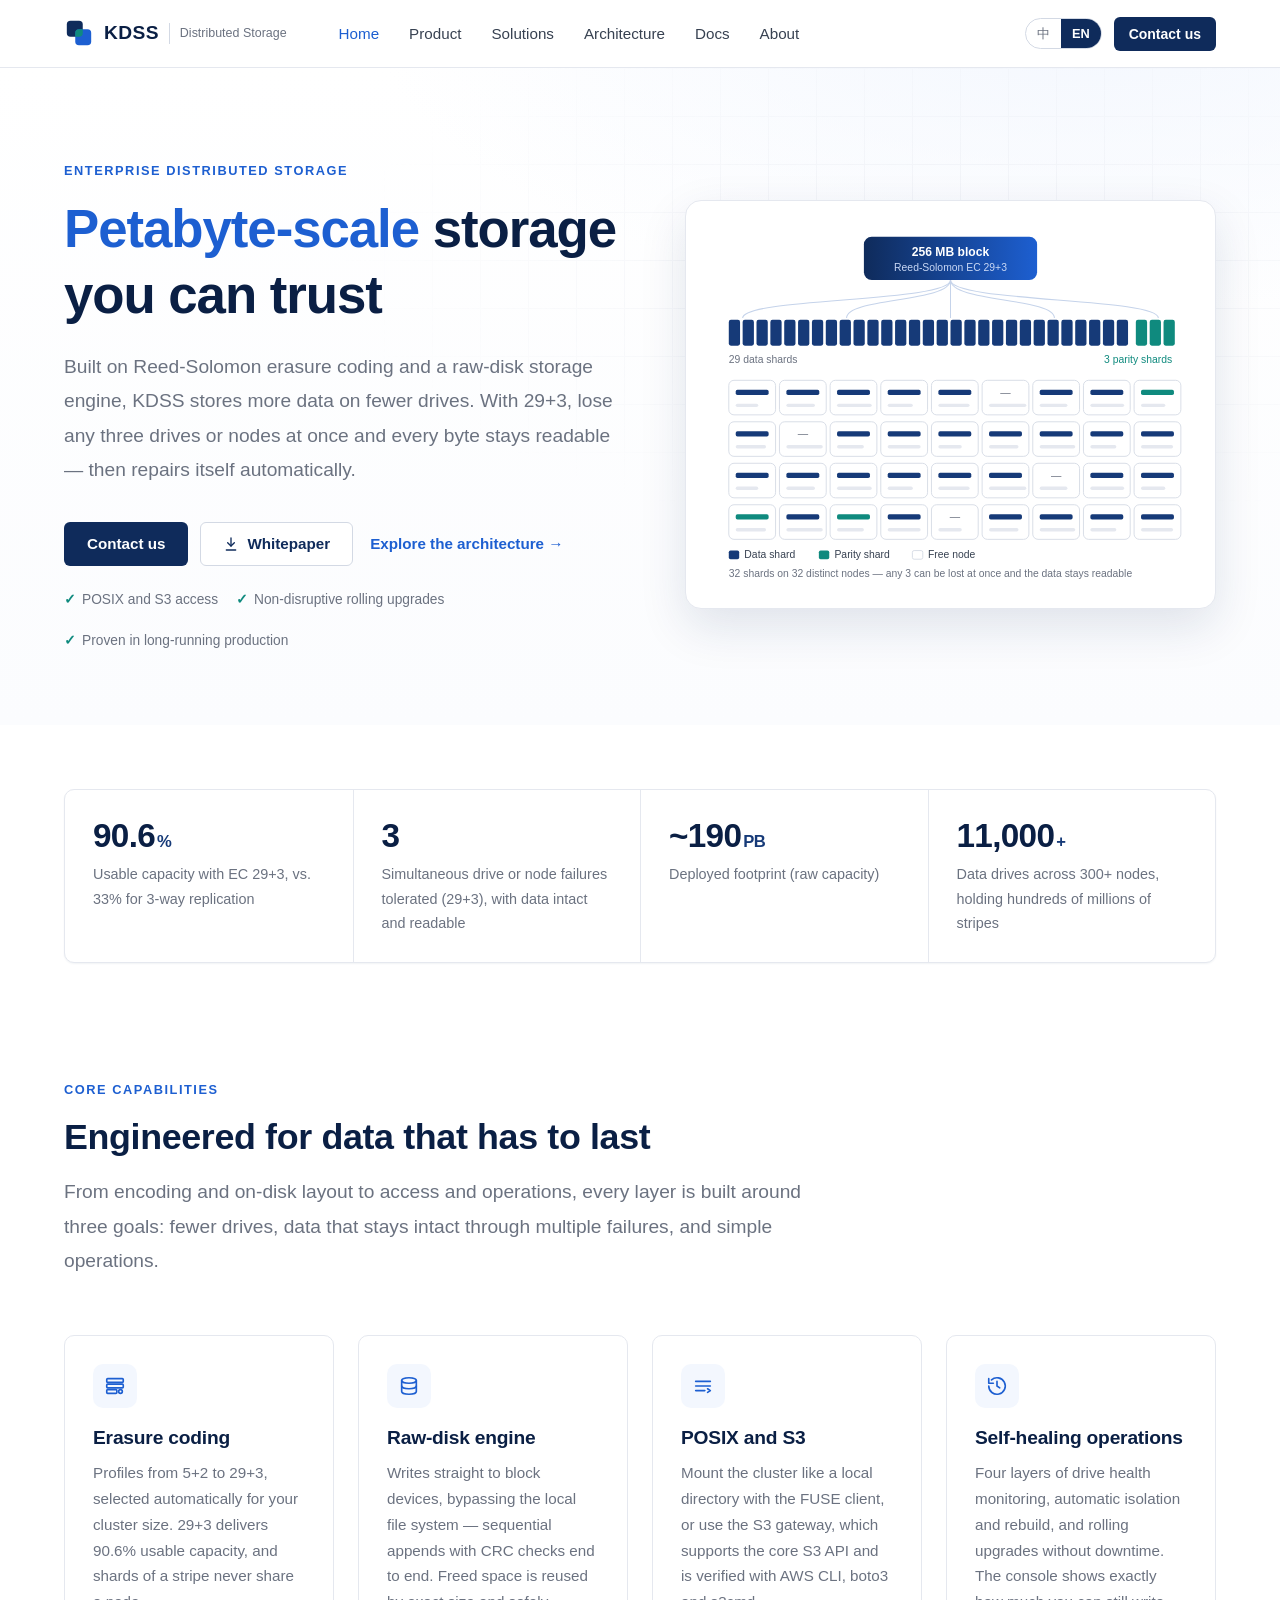
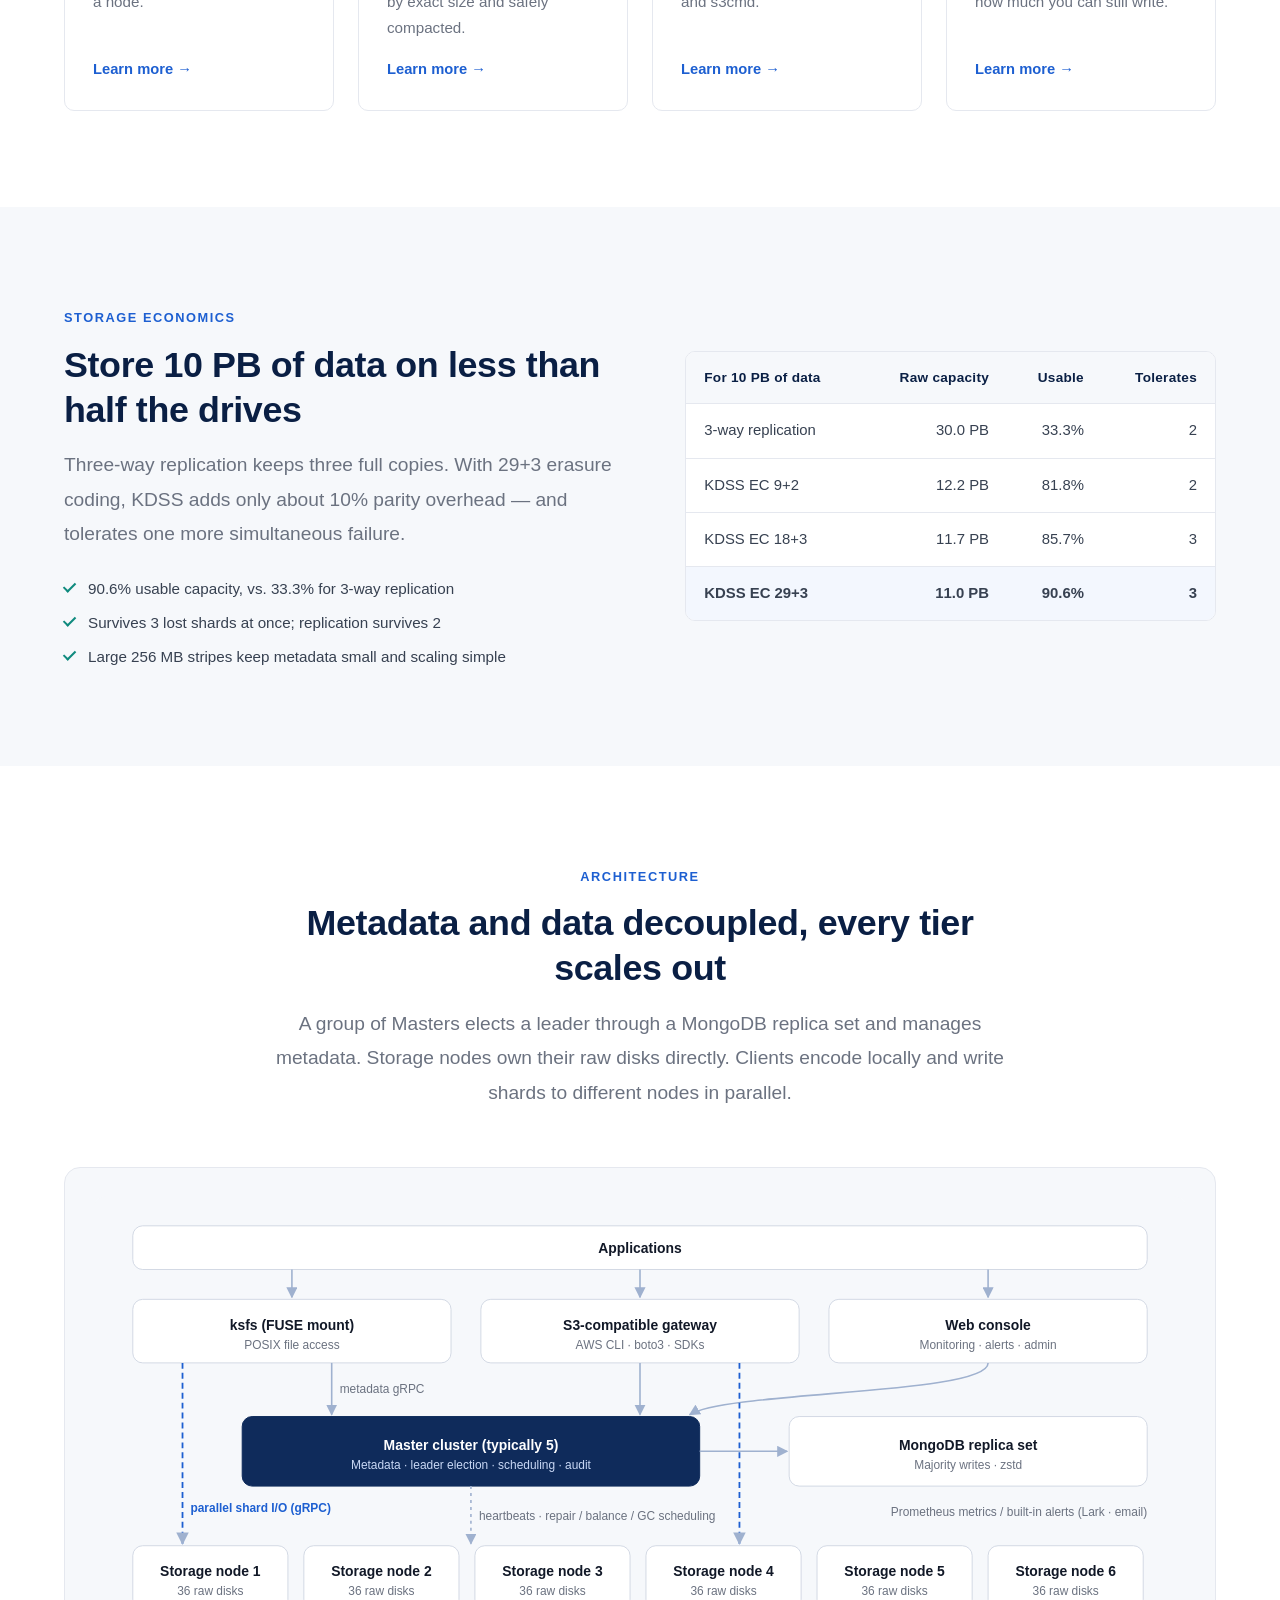
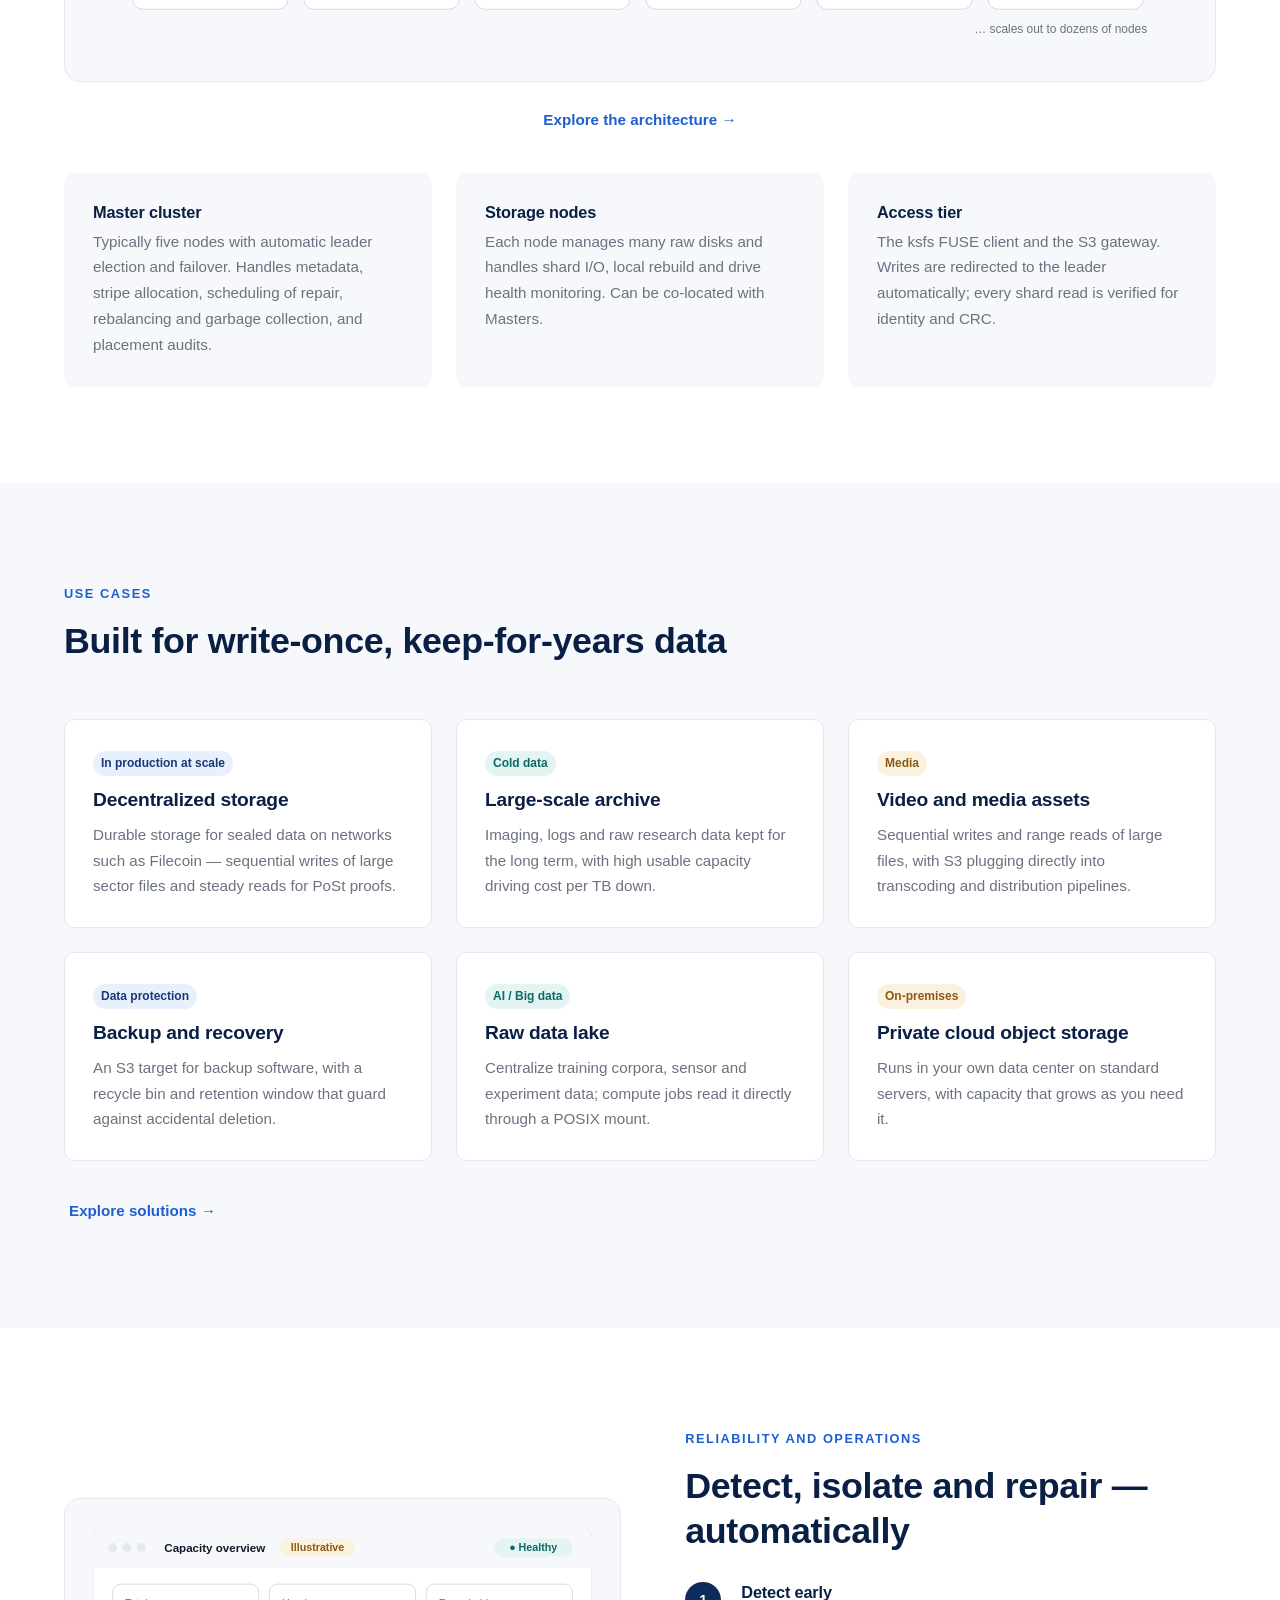
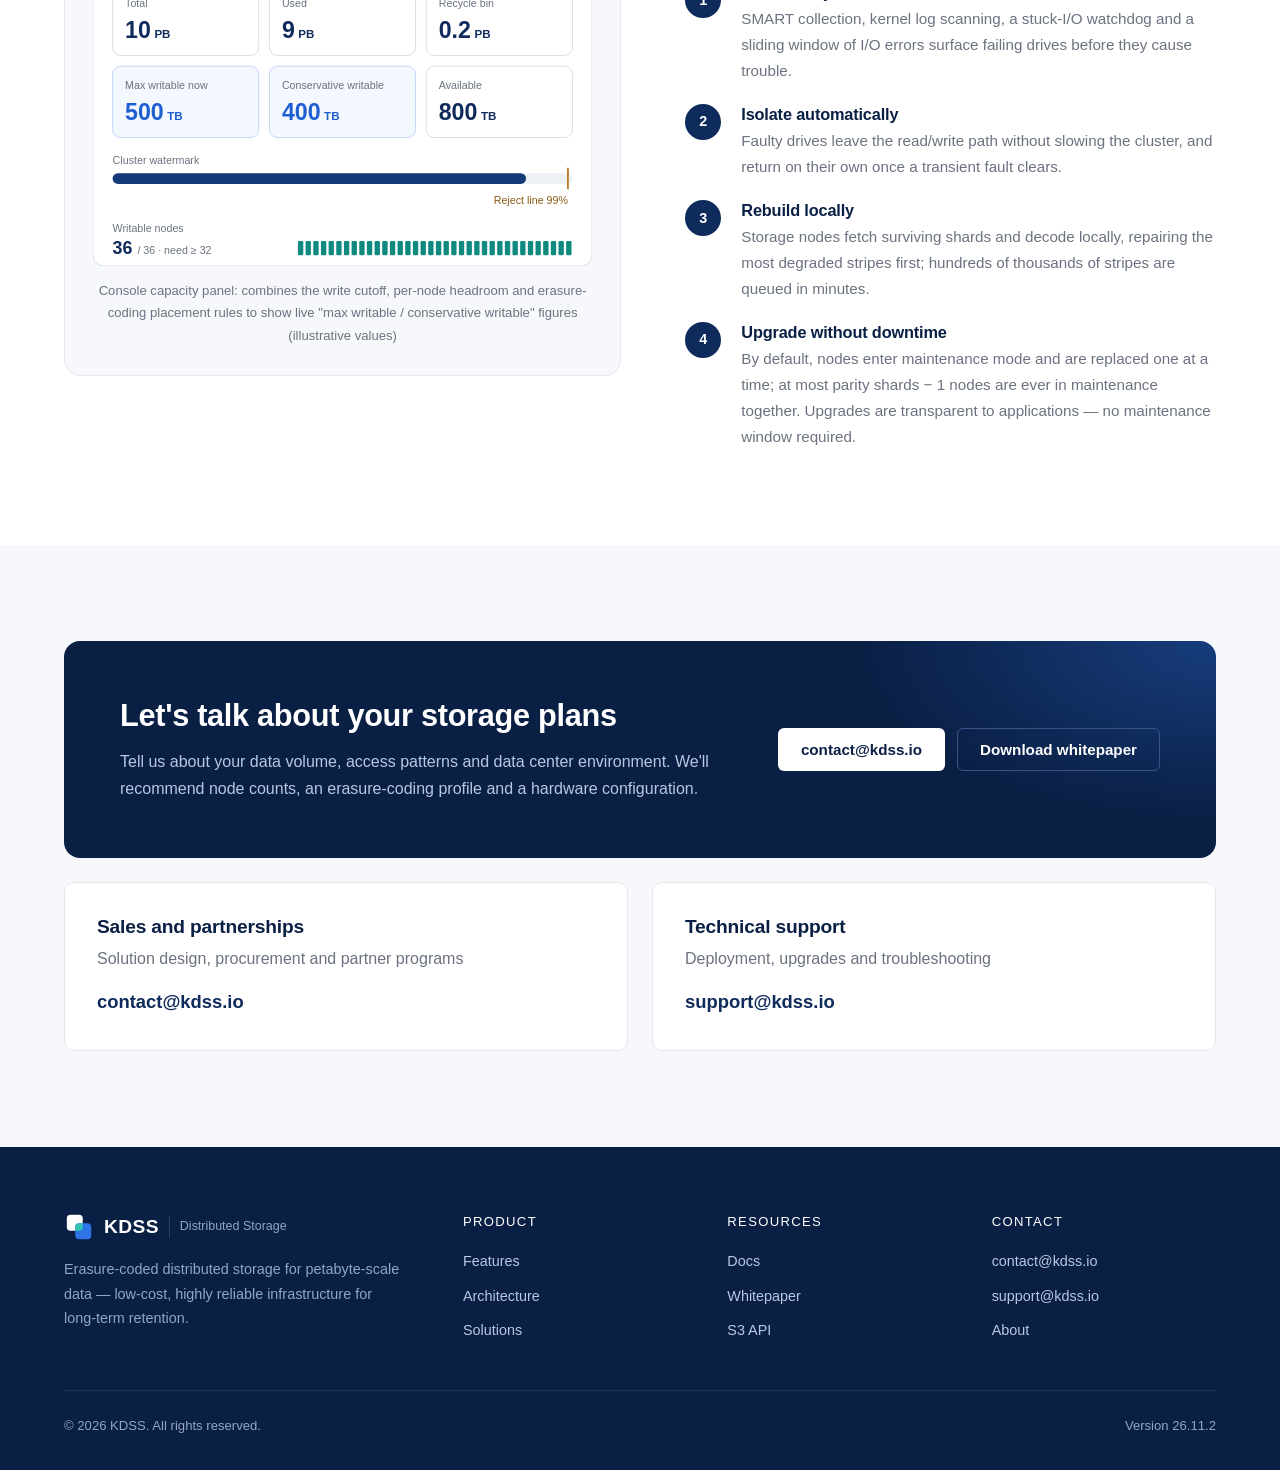
<file: index.html>
<!DOCTYPE html>
<html lang="en" class="no-js">
<head>
<meta charset="utf-8">
<meta name="viewport" content="width=device-width, initial-scale=1">
<title>KDSS Distributed Storage — Petabyte-Scale Erasure-Coded Storage</title>
<meta name="description" content="KDSS is distributed storage for petabyte-scale data: Reed-Solomon erasure coding, a raw-disk storage engine, POSIX and S3 access, automated repair and non-disruptive rolling upgrades — a deployed footprint of ~190 PB.">
<link rel="icon" href="favicon.ico?v=26.11.2" sizes="32x32">
<link rel="icon" href="images/favicon.svg?v=26.11.2" type="image/svg+xml">
<link rel="apple-touch-icon" href="apple-touch-icon.png?v=26.11.2">
<link rel="canonical" href="https://www.kdss.io/">
<link rel="alternate" hreflang="en" href="https://www.kdss.io/">
<link rel="alternate" hreflang="zh-CN" href="https://www.kdss.io/zh/">
<link rel="alternate" hreflang="x-default" href="https://www.kdss.io/">
<meta property="og:type" content="website">
<meta property="og:site_name" content="KDSS">
<meta property="og:locale" content="en_US">
<meta property="og:title" content="KDSS Distributed Storage — Petabyte-Scale Erasure-Coded Storage">
<meta property="og:description" content="KDSS is distributed storage for petabyte-scale data: Reed-Solomon erasure coding, a raw-disk storage engine, POSIX and S3 access, automated repair and non-disruptive rolling upgrades — a deployed footprint of ~190 PB.">
<meta property="og:url" content="https://www.kdss.io/">
<meta property="og:image" content="https://www.kdss.io/images/og-en.png">
<meta property="og:image:width" content="1200">
<meta property="og:image:height" content="630">
<meta name="twitter:card" content="summary_large_image">
<meta name="twitter:title" content="KDSS Distributed Storage — Petabyte-Scale Erasure-Coded Storage">
<meta name="twitter:description" content="KDSS is distributed storage for petabyte-scale data: Reed-Solomon erasure coding, a raw-disk storage engine, POSIX and S3 access, automated repair and non-disruptive rolling upgrades — a deployed footprint of ~190 PB.">
<meta name="twitter:image" content="https://www.kdss.io/images/og-en.png">
<link rel="stylesheet" href="css/site.css?v=26.11.2">
<link rel="stylesheet" href="css/pages/index.css?v=26.11.2">
</head>
<body>
<a class="skip-link" href="#main">Skip to content</a>

<header class="site-header">
  <div class="container">
    <a class="brand" href="./"><img src="images/logo.svg?v=26.11.2" alt="" width="30" height="30">KDSS<small>Distributed Storage</small></a>
    <nav class="nav" id="site-nav" aria-label="Main navigation">
      <a href="./" aria-current="page">Home</a>
      <a href="features.html">Product</a>
      <a href="solutions.html">Solutions</a>
      <a href="architecture.html">Architecture</a>
      <a href="docs.html">Docs</a>
      <a href="about.html">About</a>
      <a class="btn btn-primary nav-contact" href="#contact">Contact us</a>
    </nav>
    <div class="nav-actions">
      <div class="lang"><a href="zh/" hreflang="zh-CN">中</a><span>EN</span></div>
      <a class="btn btn-primary btn-sm" href="#contact">Contact us</a>
    </div>
    <button class="menu-btn" aria-controls="site-nav" aria-label="Menu" aria-expanded="false"><span></span></button>
  </div>
</header>

<main id="main" tabindex="-1">

<!-- Hero / 首屏 -->
<section class="hero">
  <div class="container split">
    <div>
      <span class="eyebrow">Enterprise distributed storage</span>
      <h1><em>Petabyte-scale</em> storage<br>you can trust</h1>
      <p class="lead">Built on Reed-Solomon erasure coding and a raw-disk storage engine, KDSS stores more data on fewer drives. With 29+3, lose any three drives or nodes at once and every byte stays readable — then repairs itself automatically.</p>
      <div class="actions">
        <a class="btn btn-primary" href="#contact">Contact us</a>
        <a class="btn btn-outline" href="downloads/kdss-whitepaper-en.pdf">
          <svg viewBox="0 0 24 24" fill="none" stroke="currentColor" stroke-width="2" stroke-linecap="round" stroke-linejoin="round"><path d="M12 3v12"/><path d="m7 10 5 5 5-5"/><path d="M5 21h14"/></svg>Whitepaper</a>
        <a class="btn btn-ghost" href="architecture.html">Explore the architecture →</a>
      </div>
      <div class="hero-note"><span>POSIX and S3 access</span><span>Non-disruptive rolling upgrades</span><span>Proven in long-running production</span></div>
    </div>
    <div class="hero-visual reveal">
      <div class="scroll" data-center><img src="images/hero-stripe-en.svg" alt="A 256 MB data block encoded with EC 29+3 into 32 shards, placed on 32 different nodes" width="560" height="420"></div>
      <p class="hint">Swipe to see the full diagram</p>
    </div>
  </div>
</section>

<!-- Metrics / 指标 -->
<section class="section-sm">
  <div class="container">
    <div class="metrics reveal">
      <div class="metric"><strong>90.6<small>%</small></strong><span>Usable capacity with EC 29+3, vs. 33% for 3-way replication</span></div>
      <div class="metric"><strong>3</strong><span>Simultaneous drive or node failures tolerated (29+3), with data intact and readable</span></div>
      <div class="metric"><strong>~190<small>PB</small></strong><span>Deployed footprint (raw capacity)</span></div>
      <div class="metric"><strong>11,000<small>+</small></strong><span>Data drives across 300+ nodes, holding hundreds of millions of stripes</span></div>
    </div>
  </div>
</section>

<!-- Core capabilities / 核心能力 -->
<section class="section">
  <div class="container">
    <div class="section-head">
      <span class="eyebrow">Core capabilities</span>
      <h2>Engineered for data that has to last</h2>
      <p class="lead">From encoding and on-disk layout to access and operations, every layer is built around three goals: fewer drives, data that stays intact through multiple failures, and simple operations.</p>
    </div>
    <div class="grid grid-4 cap-cards">
      <article class="card reveal">
        <div class="icon"><svg viewBox="0 0 24 24" fill="none" stroke="currentColor" stroke-width="1.8" stroke-linecap="round" stroke-linejoin="round"><rect x="3" y="4" width="18" height="4" rx="1"/><rect x="3" y="10" width="18" height="4" rx="1"/><rect x="3" y="16" width="11" height="4" rx="1"/><circle cx="18" cy="18" r="2"/></svg></div>
        <h3>Erasure coding</h3>
        <p>Profiles from 5+2 to 29+3, selected automatically for your cluster size. 29+3 delivers 90.6% usable capacity, and shards of a stripe never share a node.</p>
        <a class="card-link" href="features.html#reliability">Learn more →</a>
      </article>
      <article class="card reveal">
        <div class="icon"><svg viewBox="0 0 24 24" fill="none" stroke="currentColor" stroke-width="1.8" stroke-linecap="round" stroke-linejoin="round"><ellipse cx="12" cy="6" rx="8" ry="3"/><path d="M4 6v6c0 1.7 3.6 3 8 3s8-1.3 8-3V6"/><path d="M4 12v6c0 1.7 3.6 3 8 3s8-1.3 8-3v-6"/></svg></div>
        <h3>Raw-disk engine</h3>
        <p>Writes straight to block devices, bypassing the local file system — sequential appends with CRC checks end to end. Freed space is reused by exact size and safely compacted.</p>
        <a class="card-link" href="features.html#engine">Learn more →</a>
      </article>
      <article class="card reveal">
        <div class="icon"><svg viewBox="0 0 24 24" fill="none" stroke="currentColor" stroke-width="1.8" stroke-linecap="round" stroke-linejoin="round"><path d="M4 7h16M4 12h16M4 17h10"/><path d="m17 15 3 2-3 2"/></svg></div>
        <h3>POSIX and S3</h3>
        <p>Mount the cluster like a local directory with the FUSE client, or use the S3 gateway, which supports the core S3 API and is verified with AWS CLI, boto3 and s3cmd.</p>
        <a class="card-link" href="features.html#access">Learn more →</a>
      </article>
      <article class="card reveal">
        <div class="icon"><svg viewBox="0 0 24 24" fill="none" stroke="currentColor" stroke-width="1.8" stroke-linecap="round" stroke-linejoin="round"><path d="M3 12a9 9 0 1 0 3-6.7"/><path d="M3 4v5h5"/><path d="M12 7v5l3 2"/></svg></div>
        <h3>Self-healing operations</h3>
        <p>Four layers of drive health monitoring, automatic isolation and rebuild, and rolling upgrades without downtime. The console shows exactly how much you can still write.</p>
        <a class="card-link" href="features.html#operations">Learn more →</a>
      </article>
    </div>
  </div>
</section>

<!-- Cost comparison / 成本对比 -->
<section class="section section-alt">
  <div class="container split">
    <div>
      <span class="eyebrow">Storage economics</span>
      <h2>Store 10 PB of data on less than half the drives</h2>
      <p class="lead" style="margin-top:16px">Three-way replication keeps three full copies. With 29+3 erasure coding, KDSS adds only about 10% parity overhead — and tolerates one more simultaneous failure.</p>
      <ul class="ticks" style="margin-top:24px">
        <li>90.6% usable capacity, vs. 33.3% for 3-way replication</li>
        <li>Survives 3 lost shards at once; replication survives 2</li>
        <li>Large 256 MB stripes keep metadata small and scaling simple</li>
      </ul>
    </div>
    <div class="table-wrap reveal">
      <table class="table cost-table">
        <thead><tr><th>For 10 PB of data</th><th class="num">Raw capacity</th><th class="num">Usable</th><th class="num">Tolerates</th></tr></thead>
        <tbody>
          <tr><td>3-way replication</td><td class="num">30.0 PB</td><td class="num">33.3%</td><td class="num">2</td></tr>
          <tr><td>KDSS EC 9+2</td><td class="num">12.2 PB</td><td class="num">81.8%</td><td class="num">2</td></tr>
          <tr><td>KDSS EC 18+3</td><td class="num">11.7 PB</td><td class="num">85.7%</td><td class="num">3</td></tr>
          <tr class="highlight"><td><strong>KDSS EC 29+3</strong></td><td class="num"><strong>11.0 PB</strong></td><td class="num"><strong>90.6%</strong></td><td class="num"><strong>3</strong></td></tr>
        </tbody>
      </table>
    </div>
  </div>
</section>

<!-- Architecture / 架构概览 -->
<section class="section">
  <div class="container">
    <div class="section-head center">
      <span class="eyebrow">Architecture</span>
      <h2>Metadata and data decoupled, every tier scales out</h2>
      <p class="lead">A group of Masters elects a leader through a MongoDB replica set and manages metadata. Storage nodes own their raw disks directly. Clients encode locally and write shards to different nodes in parallel.</p>
    </div>
    <figure class="figure scroll-sm reveal">
      <div class="scroll xl"><img loading="lazy" src="images/architecture-en.svg" alt="KDSS architecture: clients, Master cluster, MongoDB replica set and storage nodes" width="1100" height="460"></div>
      <p class="hint">Swipe to see the full diagram</p>
    </figure>
    <p class="figure-more"><a class="btn btn-ghost" href="architecture.html">Explore the architecture →</a></p>
    <div class="grid grid-3" style="margin-top:32px">
      <div class="card card-flat"><h3 class="h4">Master cluster</h3><p>Typically five nodes with automatic leader election and failover. Handles metadata, stripe allocation, scheduling of repair, rebalancing and garbage collection, and placement audits.</p></div>
      <div class="card card-flat"><h3 class="h4">Storage nodes</h3><p>Each node manages many raw disks and handles shard I/O, local rebuild and drive health monitoring. Can be co-located with Masters.</p></div>
      <div class="card card-flat"><h3 class="h4">Access tier</h3><p>The ksfs FUSE client and the S3 gateway. Writes are redirected to the leader automatically; every shard read is verified for identity and CRC.</p></div>
    </div>
  </div>
</section>

<!-- Use cases / 场景 -->
<section class="section section-alt">
  <div class="container">
    <div class="section-head">
      <span class="eyebrow">Use cases</span>
      <h2>Built for write-once, keep-for-years data</h2>
    </div>
    <div class="grid grid-3">
      <article class="card reveal"><span class="tag">In production at scale</span><h3 style="margin-top:12px">Decentralized storage</h3><p>Durable storage for sealed data on networks such as Filecoin — sequential writes of large sector files and steady reads for PoSt proofs.</p></article>
      <article class="card reveal"><span class="tag teal">Cold data</span><h3 style="margin-top:12px">Large-scale archive</h3><p>Imaging, logs and raw research data kept for the long term, with high usable capacity driving cost per TB down.</p></article>
      <article class="card reveal"><span class="tag amber">Media</span><h3 style="margin-top:12px">Video and media assets</h3><p>Sequential writes and range reads of large files, with S3 plugging directly into transcoding and distribution pipelines.</p></article>
      <article class="card reveal"><span class="tag">Data protection</span><h3 style="margin-top:12px">Backup and recovery</h3><p>An S3 target for backup software, with a recycle bin and retention window that guard against accidental deletion.</p></article>
      <article class="card reveal"><span class="tag teal">AI / Big data</span><h3 style="margin-top:12px">Raw data lake</h3><p>Centralize training corpora, sensor and experiment data; compute jobs read it directly through a POSIX mount.</p></article>
      <article class="card reveal"><span class="tag amber">On-premises</span><h3 style="margin-top:12px">Private cloud object storage</h3><p>Runs in your own data center on standard servers, with capacity that grows as you need it.</p></article>
    </div>
    <p style="margin-top:28px"><a class="btn btn-ghost" href="solutions.html">Explore solutions →</a></p>
  </div>
</section>

<!-- Reliability & operations / 可靠性与运维 -->
<section class="section">
  <div class="container split reverse">
    <div>
      <span class="eyebrow">Reliability and operations</span>
      <h2>Detect, isolate and repair — automatically</h2>
      <div class="steps" style="margin-top:28px">
        <div class="step"><h3 class="h4">Detect early</h3><p>SMART collection, kernel log scanning, a stuck-I/O watchdog and a sliding window of I/O errors surface failing drives before they cause trouble.</p></div>
        <div class="step"><h3 class="h4">Isolate automatically</h3><p>Faulty drives leave the read/write path without slowing the cluster, and return on their own once a transient fault clears.</p></div>
        <div class="step"><h3 class="h4">Rebuild locally</h3><p>Storage nodes fetch surviving shards and decode locally, repairing the most degraded stripes first; hundreds of thousands of stripes are queued in minutes.</p></div>
        <div class="step"><h3 class="h4">Upgrade without downtime</h3><p>By default, nodes enter maintenance mode and are replaced one at a time; at most parity shards − 1 nodes are ever in maintenance together. Upgrades are transparent to applications — no maintenance window required.</p></div>
      </div>
    </div>
    <figure class="figure scroll-sm reveal">
      <div class="scroll"><img loading="lazy" src="images/console-capacity-en.svg" alt="Console capacity panel (illustrative): max writable and conservative writable" width="560" height="380"></div>
      <p class="hint">Swipe to see the full diagram</p>
      <figcaption>Console capacity panel: combines the write cutoff, per-node headroom and erasure-coding placement rules to show live "max writable / conservative writable" figures (illustrative values)</figcaption>
    </figure>
  </div>
</section>

<!-- Contact / 联系 -->
<section class="section section-alt" id="contact">
  <div class="container">
    <div class="cta reveal">
      <div>
        <h2>Let's talk about your storage plans</h2>
        <p>Tell us about your data volume, access patterns and data center environment. We'll recommend node counts, an erasure-coding profile and a hardware configuration.</p>
      </div>
      <div class="actions">
        <a class="btn btn-light" href="mailto:contact@kdss.io">contact@kdss.io</a>
        <a class="btn btn-outline" style="background:transparent;color:#fff;border-color:#3a5288" href="downloads/kdss-whitepaper-en.pdf">Download whitepaper</a>
      </div>
    </div>
    <div class="contact-cards" style="margin-top:24px">
      <div class="contact-card"><h3>Sales and partnerships</h3><p class="muted">Solution design, procurement and partner programs</p><a class="mail" href="mailto:contact@kdss.io">contact@kdss.io</a></div>
      <div class="contact-card"><h3>Technical support</h3><p class="muted">Deployment, upgrades and troubleshooting</p><a class="mail" href="mailto:support@kdss.io">support@kdss.io</a></div>
    </div>
  </div>
</section>

</main>

<footer class="site-footer">
  <div class="container">
    <div class="cols">
      <div>
        <a class="brand" href="./"><img src="images/logo-light.svg?v=26.11.2" alt="" width="30" height="30">KDSS<small>Distributed Storage</small></a>
        <p>Erasure-coded distributed storage for petabyte-scale data — low-cost, highly reliable infrastructure for long-term retention.</p>
      </div>
      <div><p class="footer-title">Product</p><ul><li><a href="features.html">Features</a></li><li><a href="architecture.html">Architecture</a></li><li><a href="solutions.html">Solutions</a></li></ul></div>
      <div><p class="footer-title">Resources</p><ul><li><a href="docs.html">Docs</a></li><li><a href="downloads/kdss-whitepaper-en.pdf">Whitepaper</a></li><li><a href="docs.html#s3">S3 API</a></li></ul></div>
      <div><p class="footer-title">Contact</p><ul><li><a href="mailto:contact@kdss.io">contact@kdss.io</a></li><li><a href="mailto:support@kdss.io">support@kdss.io</a></li><li><a href="about.html">About</a></li></ul></div>
    </div>
    <div class="legal"><span>© 2026 KDSS. All rights reserved.</span><span>Version 26.11.2</span></div>
  </div>
</footer>

<script src="js/site.js?v=26.11.2"></script>
</body>
</html>
</file>
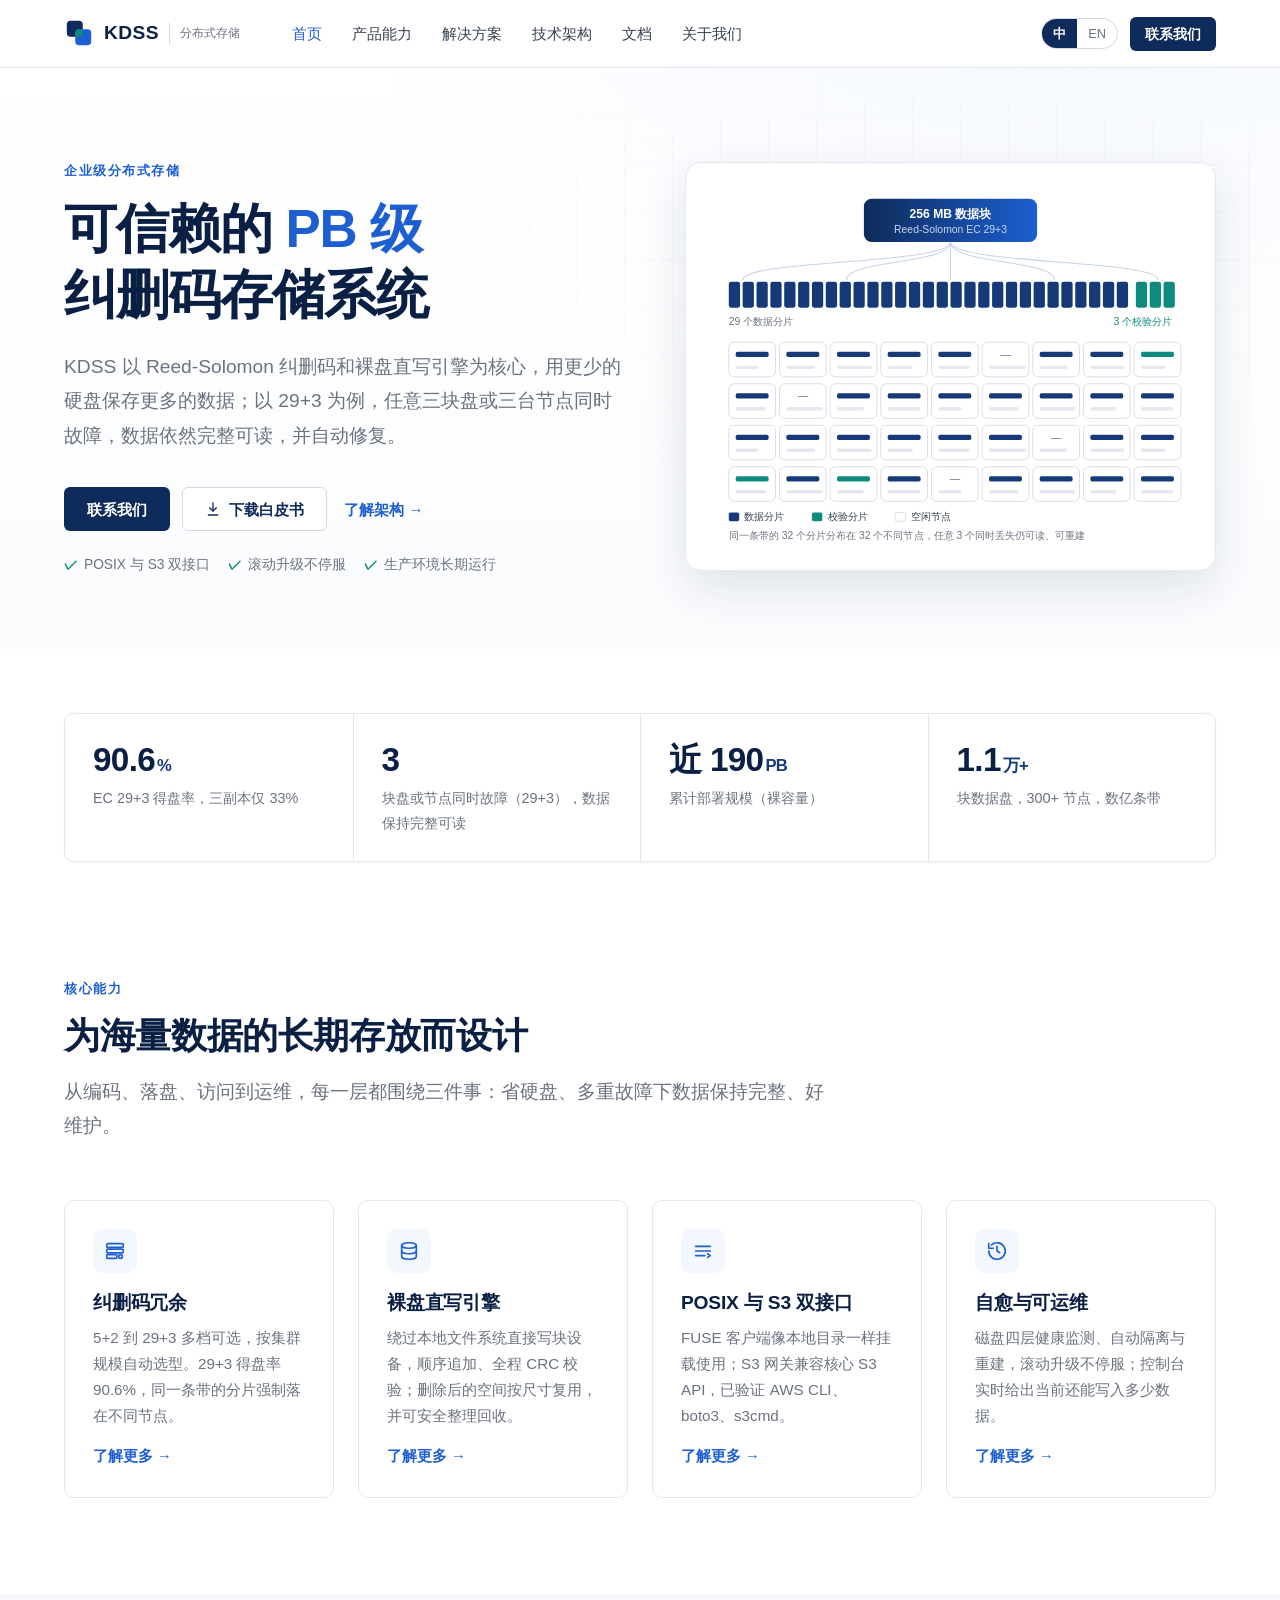
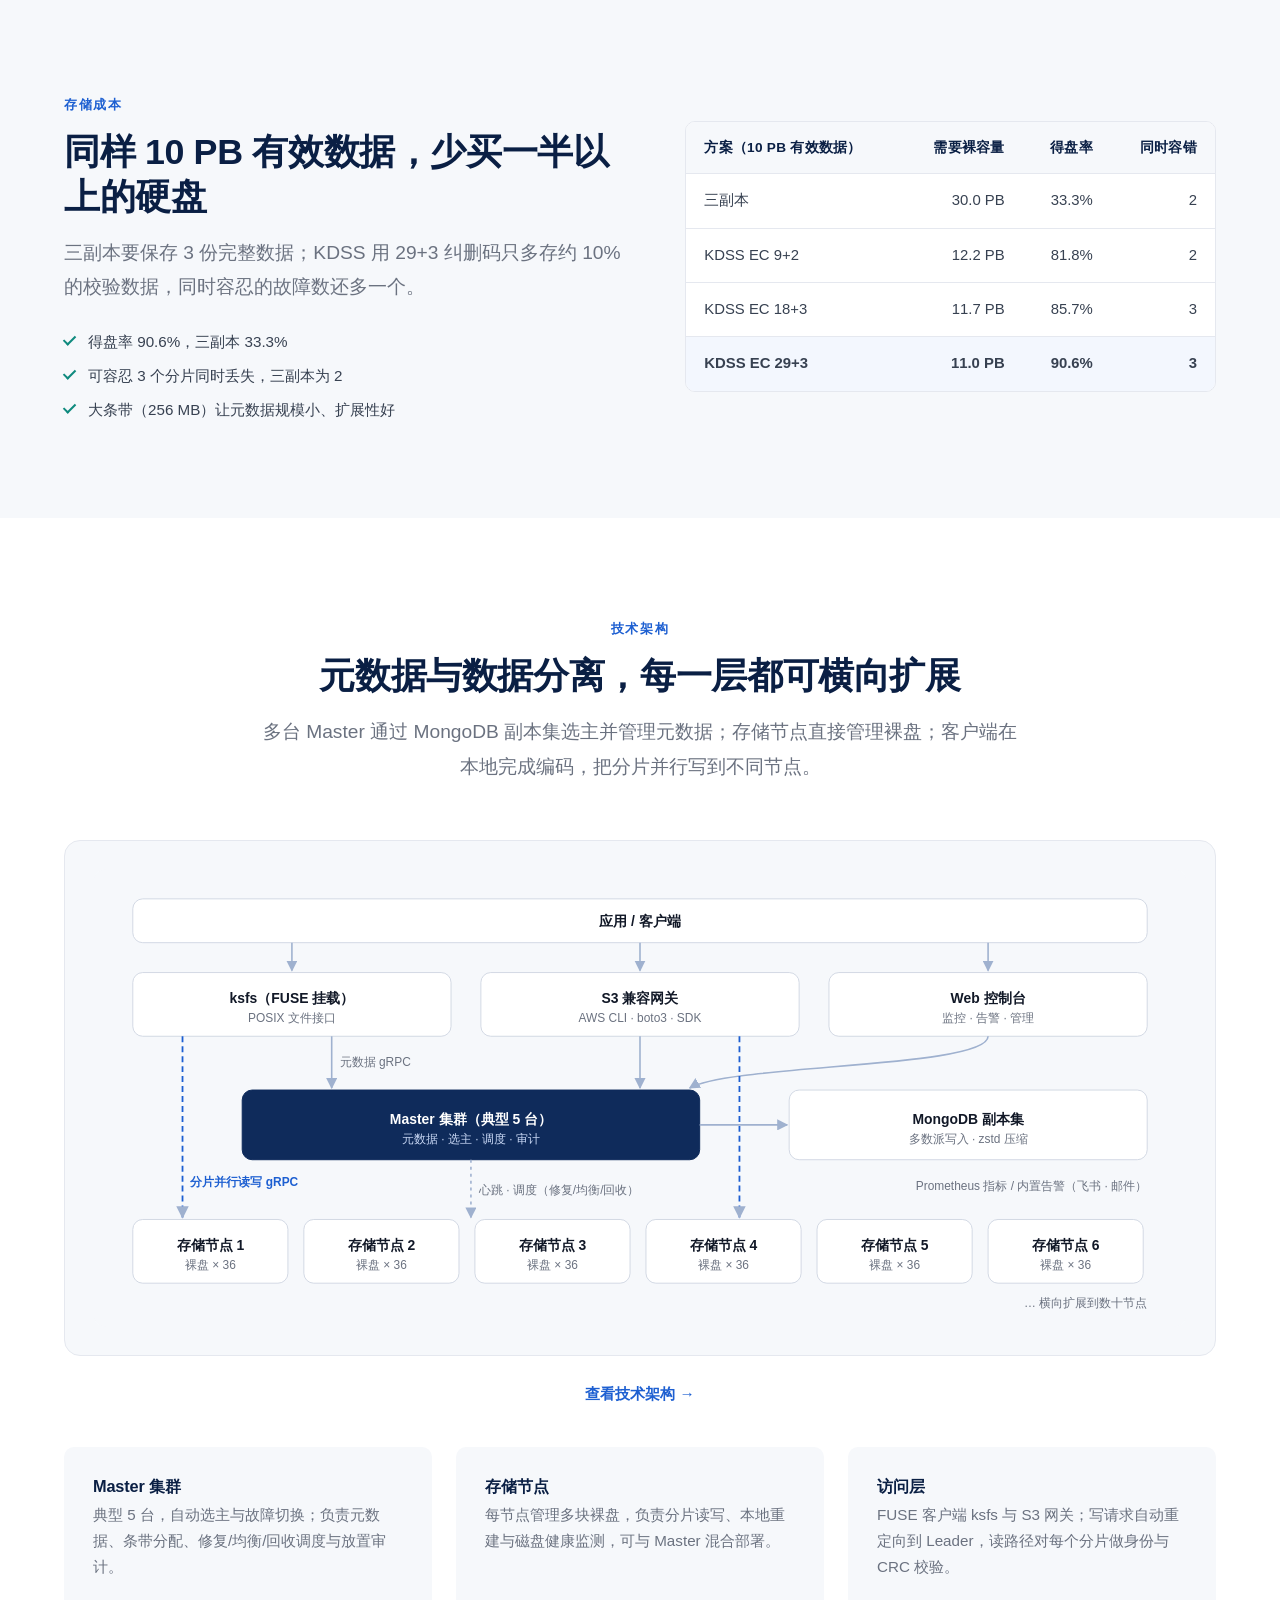
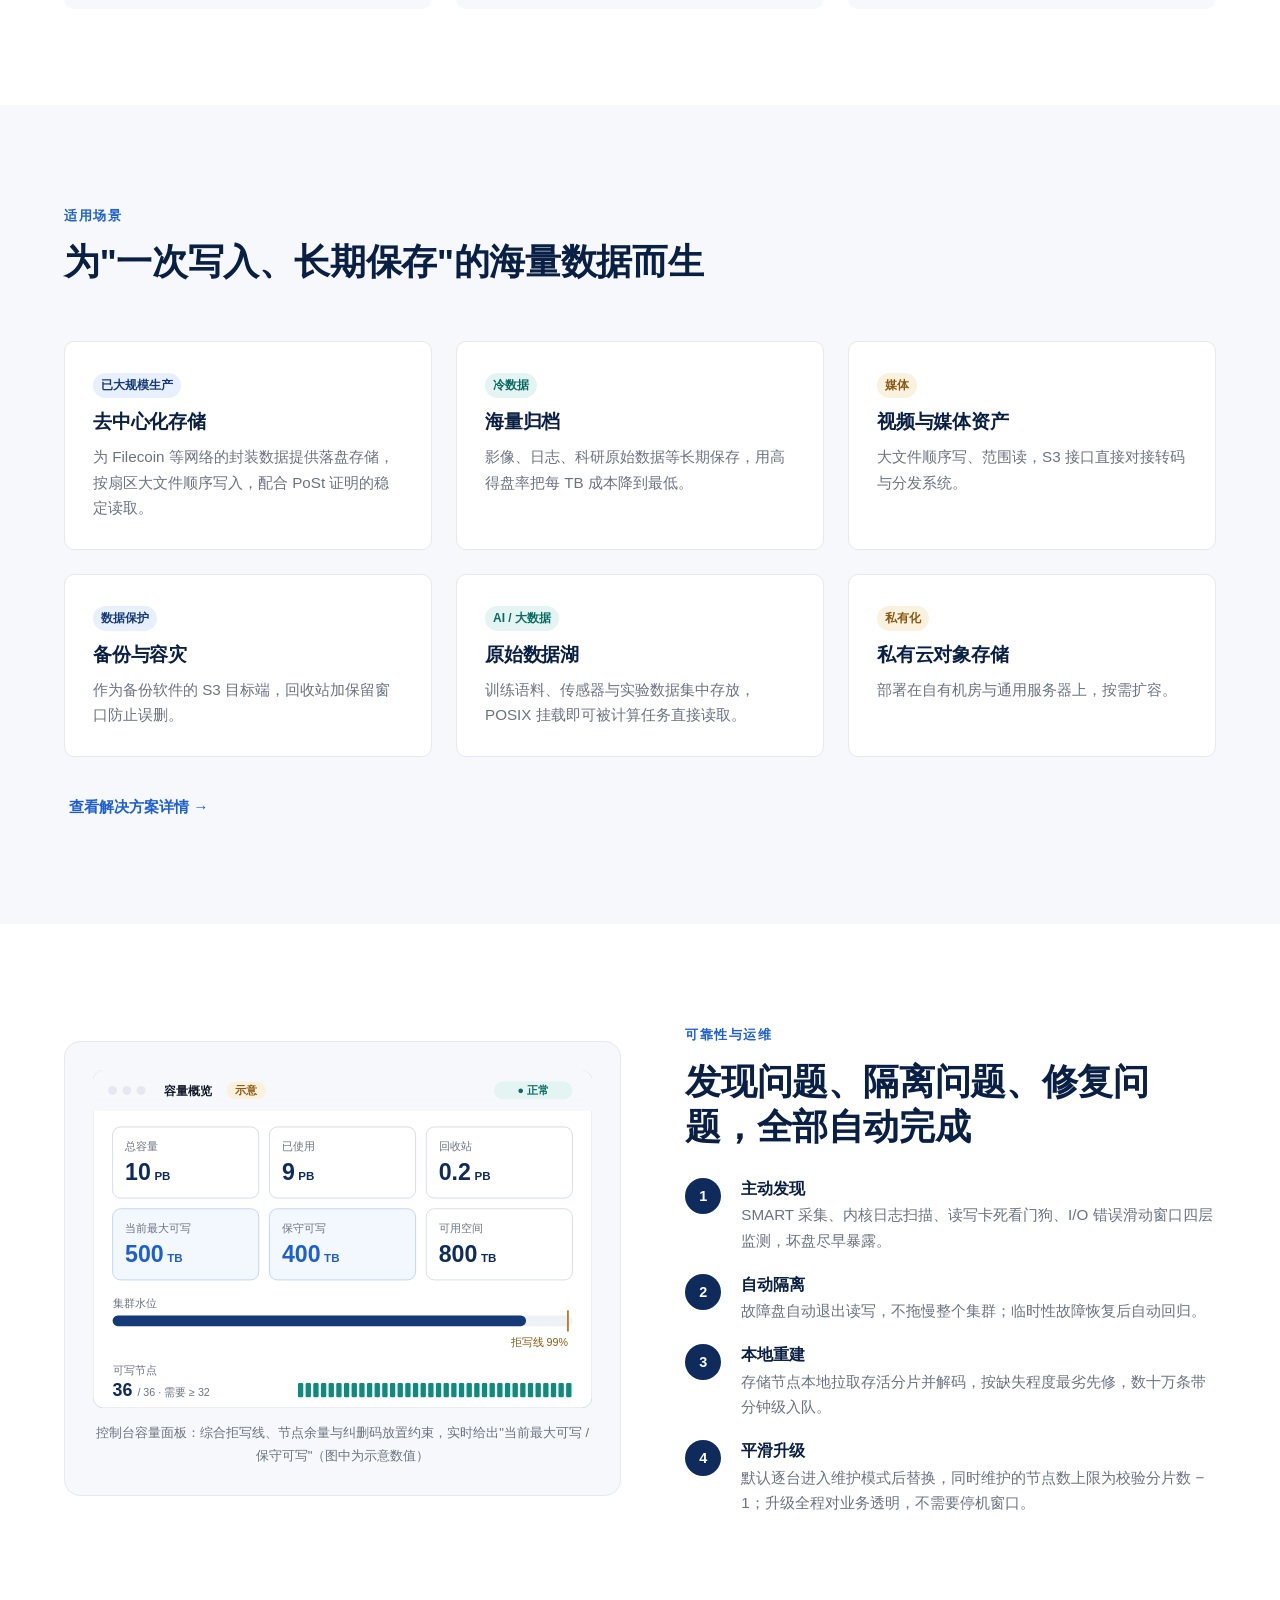
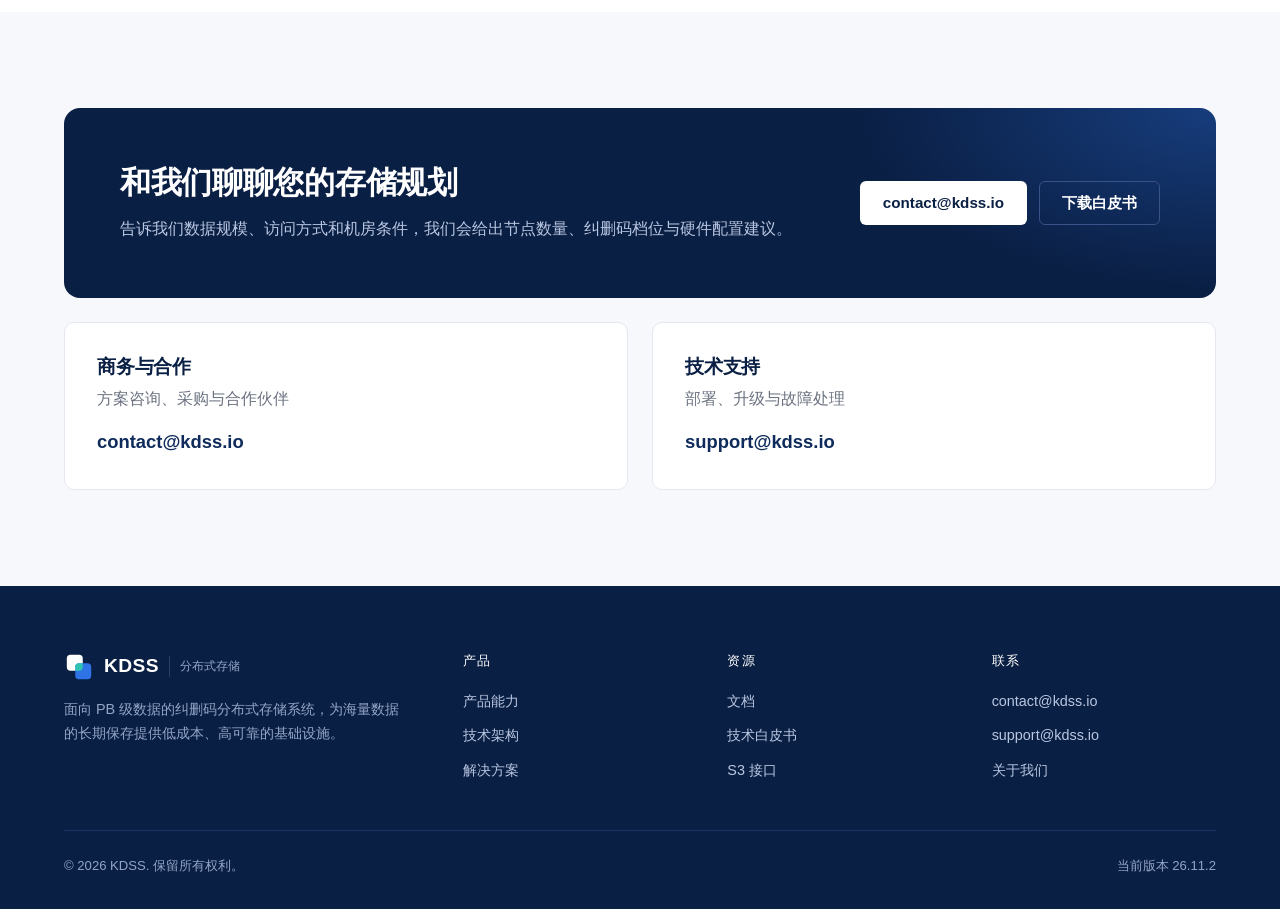
<file: zh/index.html>
<!DOCTYPE html>
<html lang="zh-CN" class="no-js">
<head>
<meta charset="utf-8">
<meta name="viewport" content="width=device-width, initial-scale=1">
<title>KDSS 分布式存储 — 可信赖的 PB 级纠删码存储</title>
<meta name="description" content="KDSS 是面向 PB 级数据的分布式存储系统：Reed-Solomon 纠删码、裸盘直写引擎、POSIX 与 S3 双接口、自动修复与滚动升级，累计部署规模近 190 PB。">
<link rel="icon" href="../favicon.ico?v=26.11.2" sizes="32x32">
<link rel="icon" href="../images/favicon.svg?v=26.11.2" type="image/svg+xml">
<link rel="apple-touch-icon" href="../apple-touch-icon.png?v=26.11.2">
<link rel="canonical" href="https://www.kdss.io/zh/">
<link rel="alternate" hreflang="en" href="https://www.kdss.io/">
<link rel="alternate" hreflang="zh-CN" href="https://www.kdss.io/zh/">
<link rel="alternate" hreflang="x-default" href="https://www.kdss.io/">
<meta property="og:type" content="website">
<meta property="og:site_name" content="KDSS">
<meta property="og:locale" content="zh_CN">
<meta property="og:title" content="KDSS 分布式存储 — 可信赖的 PB 级纠删码存储">
<meta property="og:description" content="KDSS 是面向 PB 级数据的分布式存储系统：Reed-Solomon 纠删码、裸盘直写引擎、POSIX 与 S3 双接口、自动修复与滚动升级，累计部署规模近 190 PB。">
<meta property="og:url" content="https://www.kdss.io/zh/">
<meta property="og:image" content="https://www.kdss.io/images/og-zh.png">
<meta property="og:image:width" content="1200">
<meta property="og:image:height" content="630">
<meta name="twitter:card" content="summary_large_image">
<meta name="twitter:title" content="KDSS 分布式存储 — 可信赖的 PB 级纠删码存储">
<meta name="twitter:description" content="KDSS 是面向 PB 级数据的分布式存储系统：Reed-Solomon 纠删码、裸盘直写引擎、POSIX 与 S3 双接口、自动修复与滚动升级，累计部署规模近 190 PB。">
<meta name="twitter:image" content="https://www.kdss.io/images/og-zh.png">
<link rel="stylesheet" href="../css/site.css?v=26.11.2">
<link rel="stylesheet" href="../css/pages/index.css?v=26.11.2">
</head>
<body>
<a class="skip-link" href="#main">跳到正文</a>

<header class="site-header">
  <div class="container">
    <a class="brand" href="./"><img src="../images/logo.svg?v=26.11.2" alt="" width="30" height="30">KDSS<small>分布式存储</small></a>
    <nav class="nav" id="site-nav" aria-label="主导航">
      <a href="./" aria-current="page">首页</a>
      <a href="features.html">产品能力</a>
      <a href="solutions.html">解决方案</a>
      <a href="architecture.html">技术架构</a>
      <a href="docs.html">文档</a>
      <a href="about.html">关于我们</a>
      <a class="btn btn-primary nav-contact" href="#contact">联系我们</a>
    </nav>
    <div class="nav-actions">
      <div class="lang"><span>中</span><a href="../" hreflang="en">EN</a></div>
      <a class="btn btn-primary btn-sm" href="#contact">联系我们</a>
    </div>
    <button class="menu-btn" aria-controls="site-nav" aria-label="菜单" aria-expanded="false"><span></span></button>
  </div>
</header>

<main id="main" tabindex="-1">

<!-- 首屏 -->
<section class="hero">
  <div class="container split">
    <div>
      <span class="eyebrow">企业级分布式存储</span>
      <h1>可信赖的 <em>PB 级</em><br>纠删码存储系统</h1>
      <p class="lead">KDSS 以 Reed-Solomon 纠删码和裸盘直写引擎为核心，用更少的硬盘保存更多的数据；以 29+3 为例，任意三块盘或三台节点同时故障，数据依然完整可读，并自动修复。</p>
      <div class="actions">
        <a class="btn btn-primary" href="#contact">联系我们</a>
        <a class="btn btn-outline" href="../downloads/kdss-whitepaper-zh.pdf">
          <svg viewBox="0 0 24 24" fill="none" stroke="currentColor" stroke-width="2" stroke-linecap="round" stroke-linejoin="round"><path d="M12 3v12"/><path d="m7 10 5 5 5-5"/><path d="M5 21h14"/></svg>下载白皮书</a>
        <a class="btn btn-ghost" href="architecture.html">了解架构 →</a>
      </div>
      <div class="hero-note"><span>POSIX 与 S3 双接口</span><span>滚动升级不停服</span><span>生产环境长期运行</span></div>
    </div>
    <div class="hero-visual reveal">
      <div class="scroll" data-center><img src="../images/hero-stripe-zh.svg" alt="一个 256 MB 数据块经 EC 29+3 编码为 32 个分片，分布到 32 个不同节点" width="560" height="420"></div>
      <p class="hint">左右滑动查看完整图示</p>
    </div>
  </div>
</section>

<!-- 指标 -->
<section class="section-sm">
  <div class="container">
    <div class="metrics reveal">
      <div class="metric"><strong>90.6<small>%</small></strong><span>EC 29+3 得盘率，三副本仅 33%</span></div>
      <div class="metric"><strong>3</strong><span>块盘或节点同时故障（29+3），数据保持完整可读</span></div>
      <div class="metric"><strong>近 190<small>PB</small></strong><span>累计部署规模（裸容量）</span></div>
      <div class="metric"><strong>1.1<small>万+</small></strong><span>块数据盘，300+ 节点，数亿条带</span></div>
    </div>
  </div>
</section>

<!-- 核心能力 -->
<section class="section">
  <div class="container">
    <div class="section-head">
      <span class="eyebrow">核心能力</span>
      <h2>为海量数据的长期存放而设计</h2>
      <p class="lead">从编码、落盘、访问到运维，每一层都围绕三件事：省硬盘、多重故障下数据保持完整、好维护。</p>
    </div>
    <div class="grid grid-4 cap-cards">
      <article class="card reveal">
        <div class="icon"><svg viewBox="0 0 24 24" fill="none" stroke="currentColor" stroke-width="1.8" stroke-linecap="round" stroke-linejoin="round"><rect x="3" y="4" width="18" height="4" rx="1"/><rect x="3" y="10" width="18" height="4" rx="1"/><rect x="3" y="16" width="11" height="4" rx="1"/><circle cx="18" cy="18" r="2"/></svg></div>
        <h3>纠删码冗余</h3>
        <p>5+2 到 29+3 多档可选，按集群规模自动选型。29+3 得盘率 90.6%，同一条带的分片强制落在不同节点。</p>
        <a class="card-link" href="features.html#reliability">了解更多 →</a>
      </article>
      <article class="card reveal">
        <div class="icon"><svg viewBox="0 0 24 24" fill="none" stroke="currentColor" stroke-width="1.8" stroke-linecap="round" stroke-linejoin="round"><ellipse cx="12" cy="6" rx="8" ry="3"/><path d="M4 6v6c0 1.7 3.6 3 8 3s8-1.3 8-3V6"/><path d="M4 12v6c0 1.7 3.6 3 8 3s8-1.3 8-3v-6"/></svg></div>
        <h3>裸盘直写引擎</h3>
        <p>绕过本地文件系统直接写块设备，顺序追加、全程 CRC 校验；删除后的空间按尺寸复用，并可安全整理回收。</p>
        <a class="card-link" href="features.html#engine">了解更多 →</a>
      </article>
      <article class="card reveal">
        <div class="icon"><svg viewBox="0 0 24 24" fill="none" stroke="currentColor" stroke-width="1.8" stroke-linecap="round" stroke-linejoin="round"><path d="M4 7h16M4 12h16M4 17h10"/><path d="m17 15 3 2-3 2"/></svg></div>
        <h3>POSIX 与 S3 双接口</h3>
        <p>FUSE 客户端像本地目录一样挂载使用；S3 网关兼容核心 S3 API，已验证 AWS CLI、boto3、s3cmd。</p>
        <a class="card-link" href="features.html#access">了解更多 →</a>
      </article>
      <article class="card reveal">
        <div class="icon"><svg viewBox="0 0 24 24" fill="none" stroke="currentColor" stroke-width="1.8" stroke-linecap="round" stroke-linejoin="round"><path d="M3 12a9 9 0 1 0 3-6.7"/><path d="M3 4v5h5"/><path d="M12 7v5l3 2"/></svg></div>
        <h3>自愈与可运维</h3>
        <p>磁盘四层健康监测、自动隔离与重建，滚动升级不停服；控制台实时给出当前还能写入多少数据。</p>
        <a class="card-link" href="features.html#operations">了解更多 →</a>
      </article>
    </div>
  </div>
</section>

<!-- 成本对比 -->
<section class="section section-alt">
  <div class="container split">
    <div>
      <span class="eyebrow">存储成本</span>
      <h2>同样 10 PB 有效数据，少买一半以上的硬盘</h2>
      <p class="lead" style="margin-top:16px">三副本要保存 3 份完整数据；KDSS 用 29+3 纠删码只多存约 10% 的校验数据，同时容忍的故障数还多一个。</p>
      <ul class="ticks" style="margin-top:24px">
        <li>得盘率 90.6%，三副本 33.3%</li>
        <li>可容忍 3 个分片同时丢失，三副本为 2</li>
        <li>大条带（256 MB）让元数据规模小、扩展性好</li>
      </ul>
    </div>
    <div class="table-wrap reveal">
      <table class="table cost-table">
        <thead><tr><th>方案（10 PB 有效数据）</th><th class="num">需要裸容量</th><th class="num">得盘率</th><th class="num">同时容错</th></tr></thead>
        <tbody>
          <tr><td>三副本</td><td class="num">30.0 PB</td><td class="num">33.3%</td><td class="num">2</td></tr>
          <tr><td>KDSS EC 9+2</td><td class="num">12.2 PB</td><td class="num">81.8%</td><td class="num">2</td></tr>
          <tr><td>KDSS EC 18+3</td><td class="num">11.7 PB</td><td class="num">85.7%</td><td class="num">3</td></tr>
          <tr class="highlight"><td><strong>KDSS EC 29+3</strong></td><td class="num"><strong>11.0 PB</strong></td><td class="num"><strong>90.6%</strong></td><td class="num"><strong>3</strong></td></tr>
        </tbody>
      </table>
    </div>
  </div>
</section>

<!-- 架构概览 -->
<section class="section">
  <div class="container">
    <div class="section-head center">
      <span class="eyebrow">技术架构</span>
      <h2>元数据与数据分离，每一层都可横向扩展</h2>
      <p class="lead">多台 Master 通过 MongoDB 副本集选主并管理元数据；存储节点直接管理裸盘；客户端在本地完成编码，把分片并行写到不同节点。</p>
    </div>
    <figure class="figure scroll-sm reveal">
      <div class="scroll xl"><img loading="lazy" src="../images/architecture-zh.svg" alt="KDSS 架构：客户端、Master 集群、MongoDB 副本集、存储节点" width="1100" height="460"></div>
      <p class="hint">左右滑动查看完整架构图</p>
    </figure>
    <p class="figure-more"><a class="btn btn-ghost" href="architecture.html">查看技术架构 →</a></p>
    <div class="grid grid-3" style="margin-top:32px">
      <div class="card card-flat"><h3 class="h4">Master 集群</h3><p>典型 5 台，自动选主与故障切换；负责元数据、条带分配、修复/均衡/回收调度与放置审计。</p></div>
      <div class="card card-flat"><h3 class="h4">存储节点</h3><p>每节点管理多块裸盘，负责分片读写、本地重建与磁盘健康监测，可与 Master 混合部署。</p></div>
      <div class="card card-flat"><h3 class="h4">访问层</h3><p>FUSE 客户端 ksfs 与 S3 网关；写请求自动重定向到 Leader，读路径对每个分片做身份与 CRC 校验。</p></div>
    </div>
  </div>
</section>

<!-- 场景 -->
<section class="section section-alt">
  <div class="container">
    <div class="section-head">
      <span class="eyebrow">适用场景</span>
      <h2>为"一次写入、长期保存"的海量数据而生</h2>
    </div>
    <div class="grid grid-3">
      <article class="card reveal"><span class="tag">已大规模生产</span><h3 style="margin-top:12px">去中心化存储</h3><p>为 Filecoin 等网络的封装数据提供落盘存储，按扇区大文件顺序写入，配合 PoSt 证明的稳定读取。</p></article>
      <article class="card reveal"><span class="tag teal">冷数据</span><h3 style="margin-top:12px">海量归档</h3><p>影像、日志、科研原始数据等长期保存，用高得盘率把每 TB 成本降到最低。</p></article>
      <article class="card reveal"><span class="tag amber">媒体</span><h3 style="margin-top:12px">视频与媒体资产</h3><p>大文件顺序写、范围读，S3 接口直接对接转码与分发系统。</p></article>
      <article class="card reveal"><span class="tag">数据保护</span><h3 style="margin-top:12px">备份与容灾</h3><p>作为备份软件的 S3 目标端，回收站加保留窗口防止误删。</p></article>
      <article class="card reveal"><span class="tag teal">AI / 大数据</span><h3 style="margin-top:12px">原始数据湖</h3><p>训练语料、传感器与实验数据集中存放，POSIX 挂载即可被计算任务直接读取。</p></article>
      <article class="card reveal"><span class="tag amber">私有化</span><h3 style="margin-top:12px">私有云对象存储</h3><p>部署在自有机房与通用服务器上，按需扩容。</p></article>
    </div>
    <p style="margin-top:28px"><a class="btn btn-ghost" href="solutions.html">查看解决方案详情 →</a></p>
  </div>
</section>

<!-- 可靠性与运维 -->
<section class="section">
  <div class="container split reverse">
    <div>
      <span class="eyebrow">可靠性与运维</span>
      <h2>发现问题、隔离问题、修复问题，全部自动完成</h2>
      <div class="steps" style="margin-top:28px">
        <div class="step"><h3 class="h4">主动发现</h3><p>SMART 采集、内核日志扫描、读写卡死看门狗、I/O 错误滑动窗口四层监测，坏盘尽早暴露。</p></div>
        <div class="step"><h3 class="h4">自动隔离</h3><p>故障盘自动退出读写，不拖慢整个集群；临时性故障恢复后自动回归。</p></div>
        <div class="step"><h3 class="h4">本地重建</h3><p>存储节点本地拉取存活分片并解码，按缺失程度最劣先修，数十万条带分钟级入队。</p></div>
        <div class="step"><h3 class="h4">平滑升级</h3><p>默认逐台进入维护模式后替换，同时维护的节点数上限为校验分片数 − 1；升级全程对业务透明，不需要停机窗口。</p></div>
      </div>
    </div>
    <figure class="figure scroll-sm reveal">
      <div class="scroll"><img loading="lazy" src="../images/console-capacity-zh.svg" alt="控制台容量面板示意：当前最大可写与保守可写" width="560" height="380"></div>
      <p class="hint">左右滑动查看完整图示</p>
      <figcaption>控制台容量面板：综合拒写线、节点余量与纠删码放置约束，实时给出"当前最大可写 / 保守可写"（图中为示意数值）</figcaption>
    </figure>
  </div>
</section>

<!-- 联系 -->
<section class="section section-alt" id="contact">
  <div class="container">
    <div class="cta reveal">
      <div>
        <h2>和我们聊聊您的存储规划</h2>
        <p>告诉我们数据规模、访问方式和机房条件，我们会给出节点数量、纠删码档位与硬件配置建议。</p>
      </div>
      <div class="actions">
        <a class="btn btn-light" href="mailto:contact@kdss.io">contact@kdss.io</a>
        <a class="btn btn-outline" style="background:transparent;color:#fff;border-color:#3a5288" href="../downloads/kdss-whitepaper-zh.pdf">下载白皮书</a>
      </div>
    </div>
    <div class="contact-cards" style="margin-top:24px">
      <div class="contact-card"><h3>商务与合作</h3><p class="muted">方案咨询、采购与合作伙伴</p><a class="mail" href="mailto:contact@kdss.io">contact@kdss.io</a></div>
      <div class="contact-card"><h3>技术支持</h3><p class="muted">部署、升级与故障处理</p><a class="mail" href="mailto:support@kdss.io">support@kdss.io</a></div>
    </div>
  </div>
</section>

</main>

<footer class="site-footer">
  <div class="container">
    <div class="cols">
      <div>
        <a class="brand" href="./"><img src="../images/logo-light.svg?v=26.11.2" alt="" width="30" height="30">KDSS<small>分布式存储</small></a>
        <p>面向 PB 级数据的纠删码分布式存储系统，为海量数据的长期保存提供低成本、高可靠的基础设施。</p>
      </div>
      <div><p class="footer-title">产品</p><ul><li><a href="features.html">产品能力</a></li><li><a href="architecture.html">技术架构</a></li><li><a href="solutions.html">解决方案</a></li></ul></div>
      <div><p class="footer-title">资源</p><ul><li><a href="docs.html">文档</a></li><li><a href="../downloads/kdss-whitepaper-zh.pdf">技术白皮书</a></li><li><a href="docs.html#s3">S3 接口</a></li></ul></div>
      <div><p class="footer-title">联系</p><ul><li><a href="mailto:contact@kdss.io">contact@kdss.io</a></li><li><a href="mailto:support@kdss.io">support@kdss.io</a></li><li><a href="about.html">关于我们</a></li></ul></div>
    </div>
    <div class="legal"><span>© 2026 KDSS. 保留所有权利。</span><span>当前版本 26.11.2</span></div>
  </div>
</footer>

<script src="../js/site.js?v=26.11.2"></script>
</body>
</html>
</file>
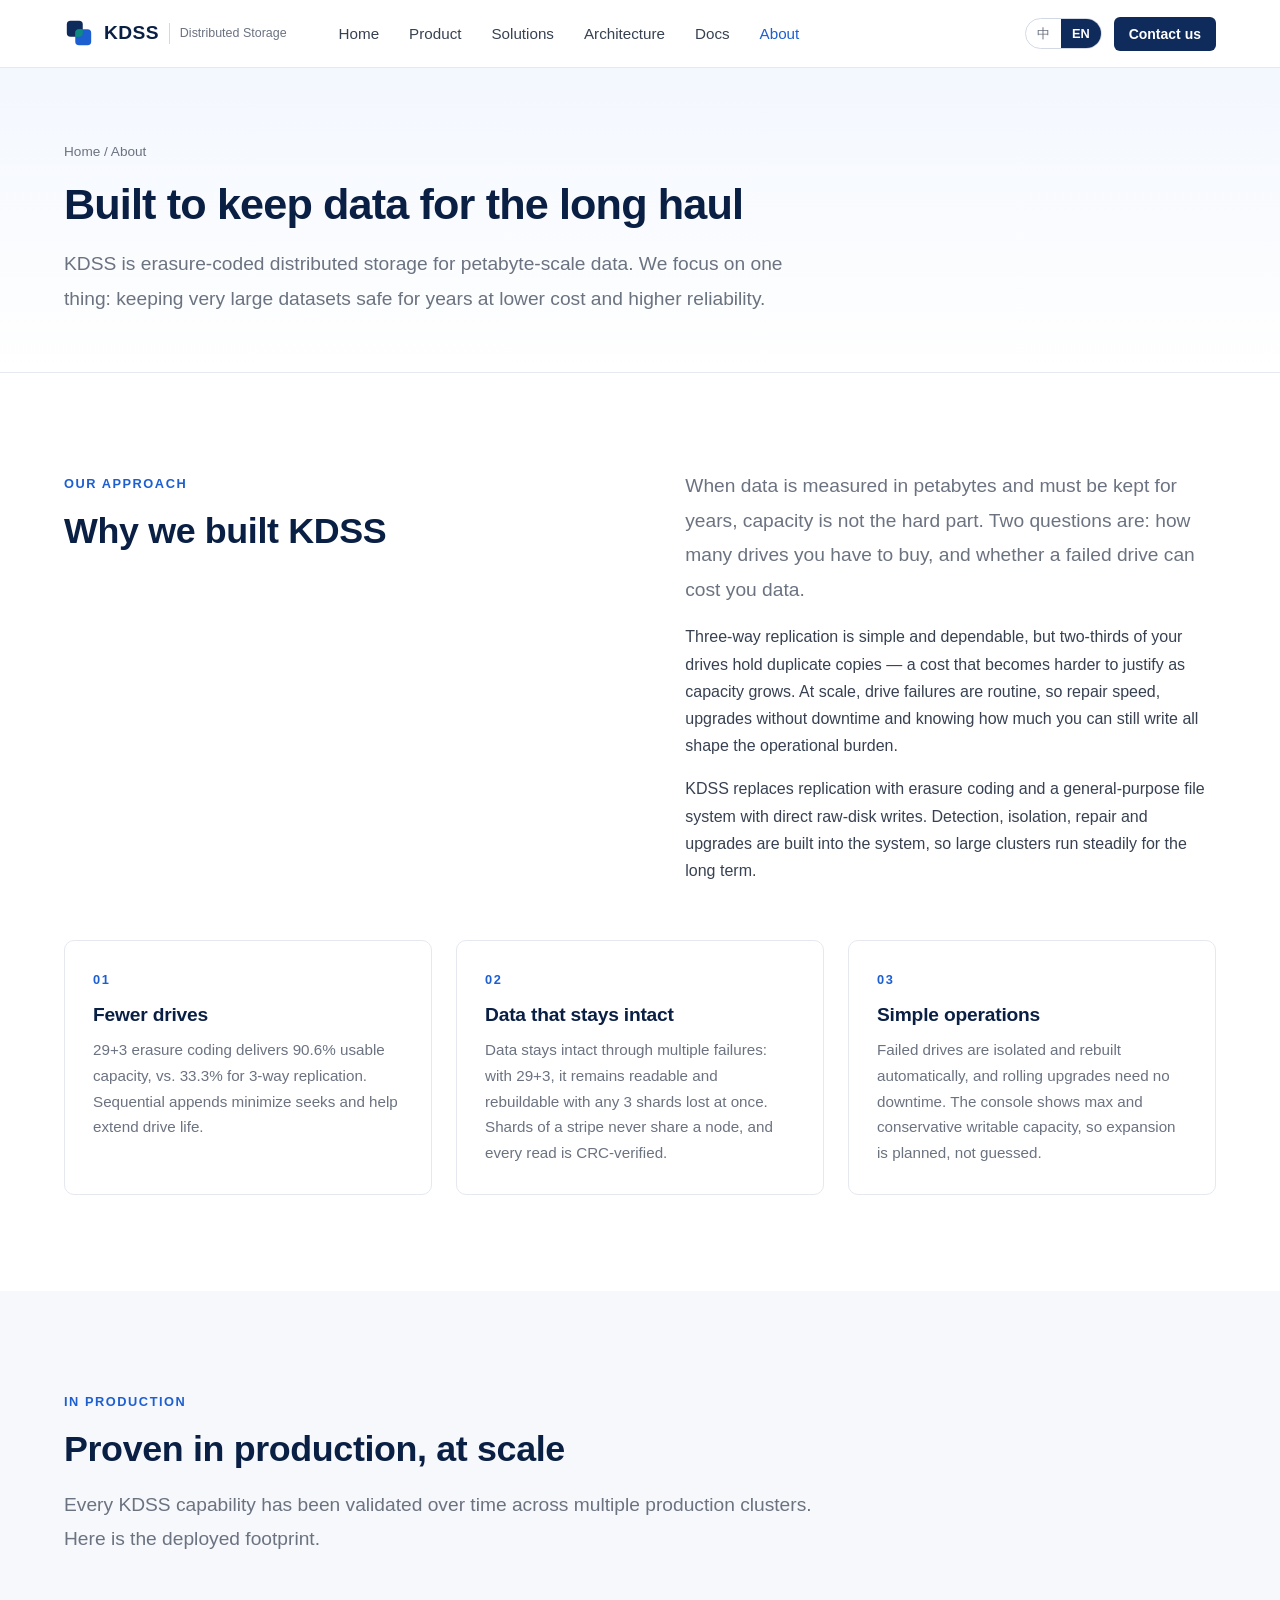
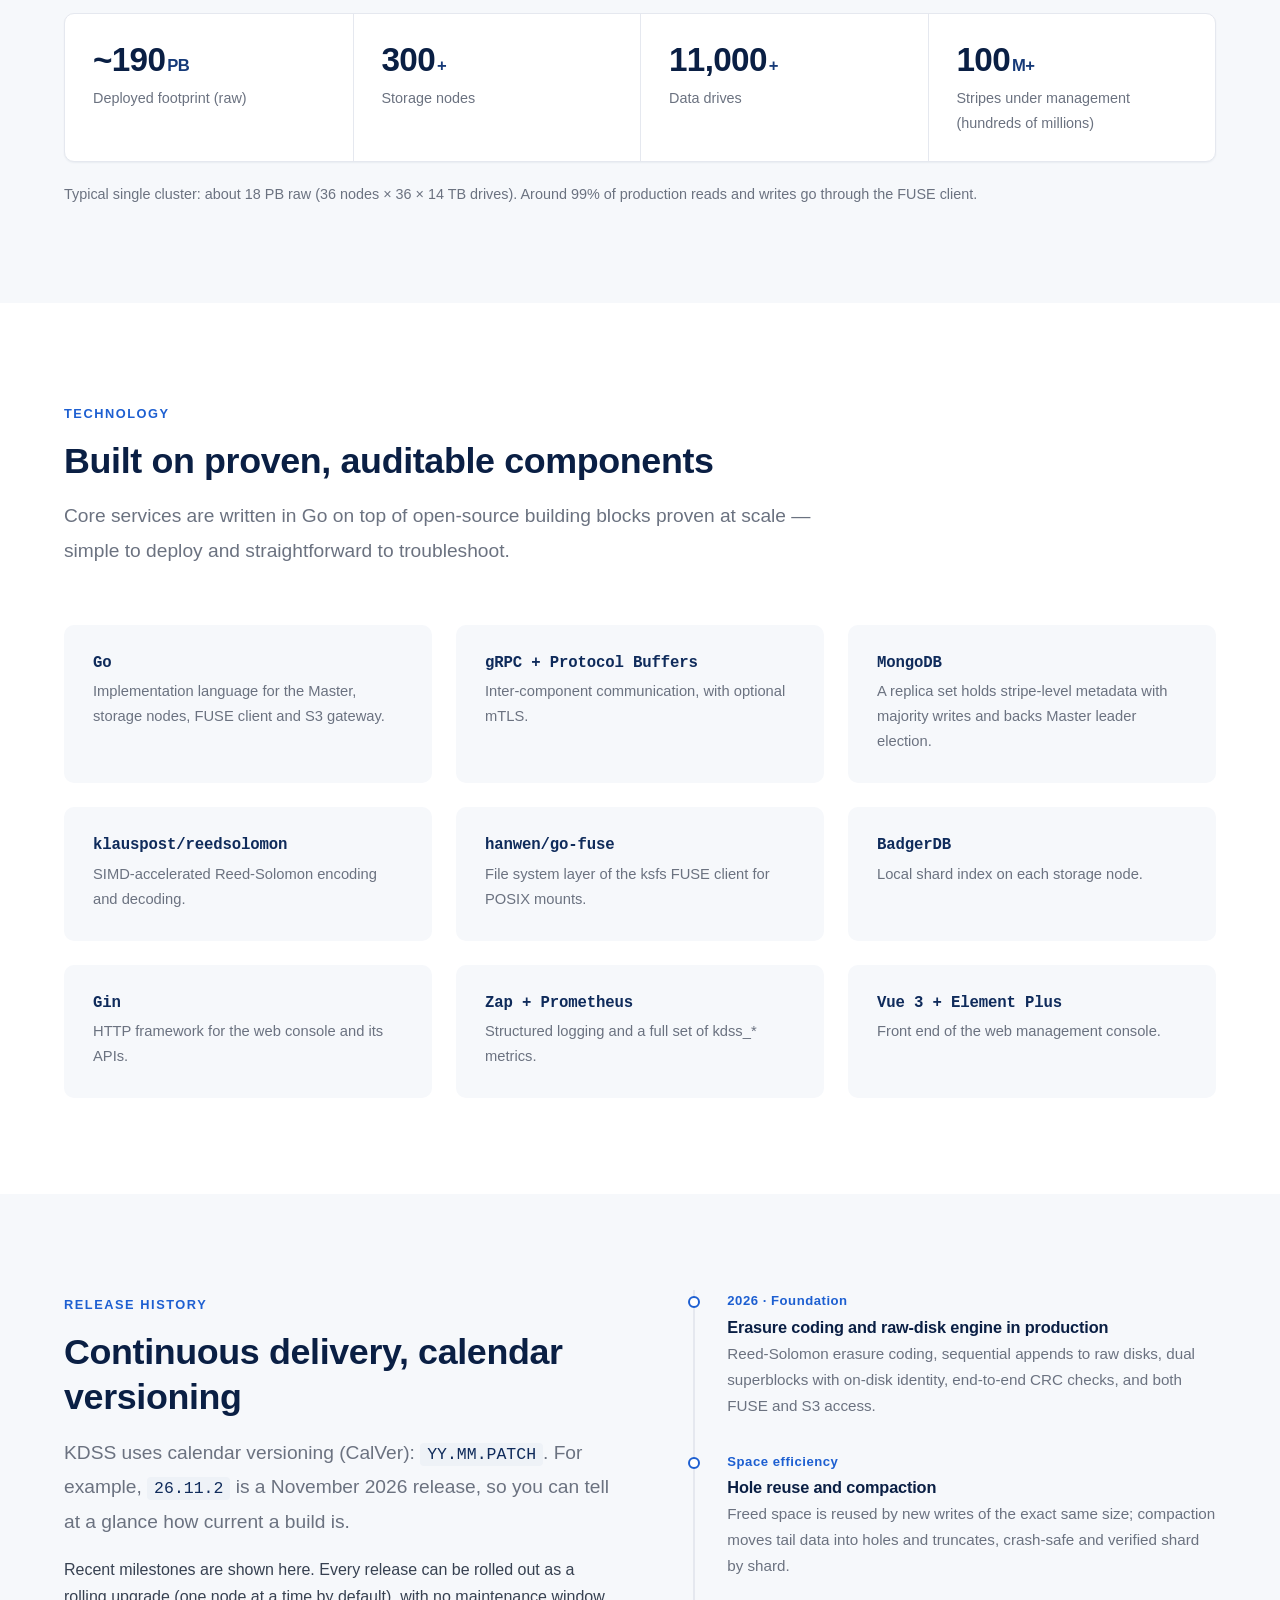
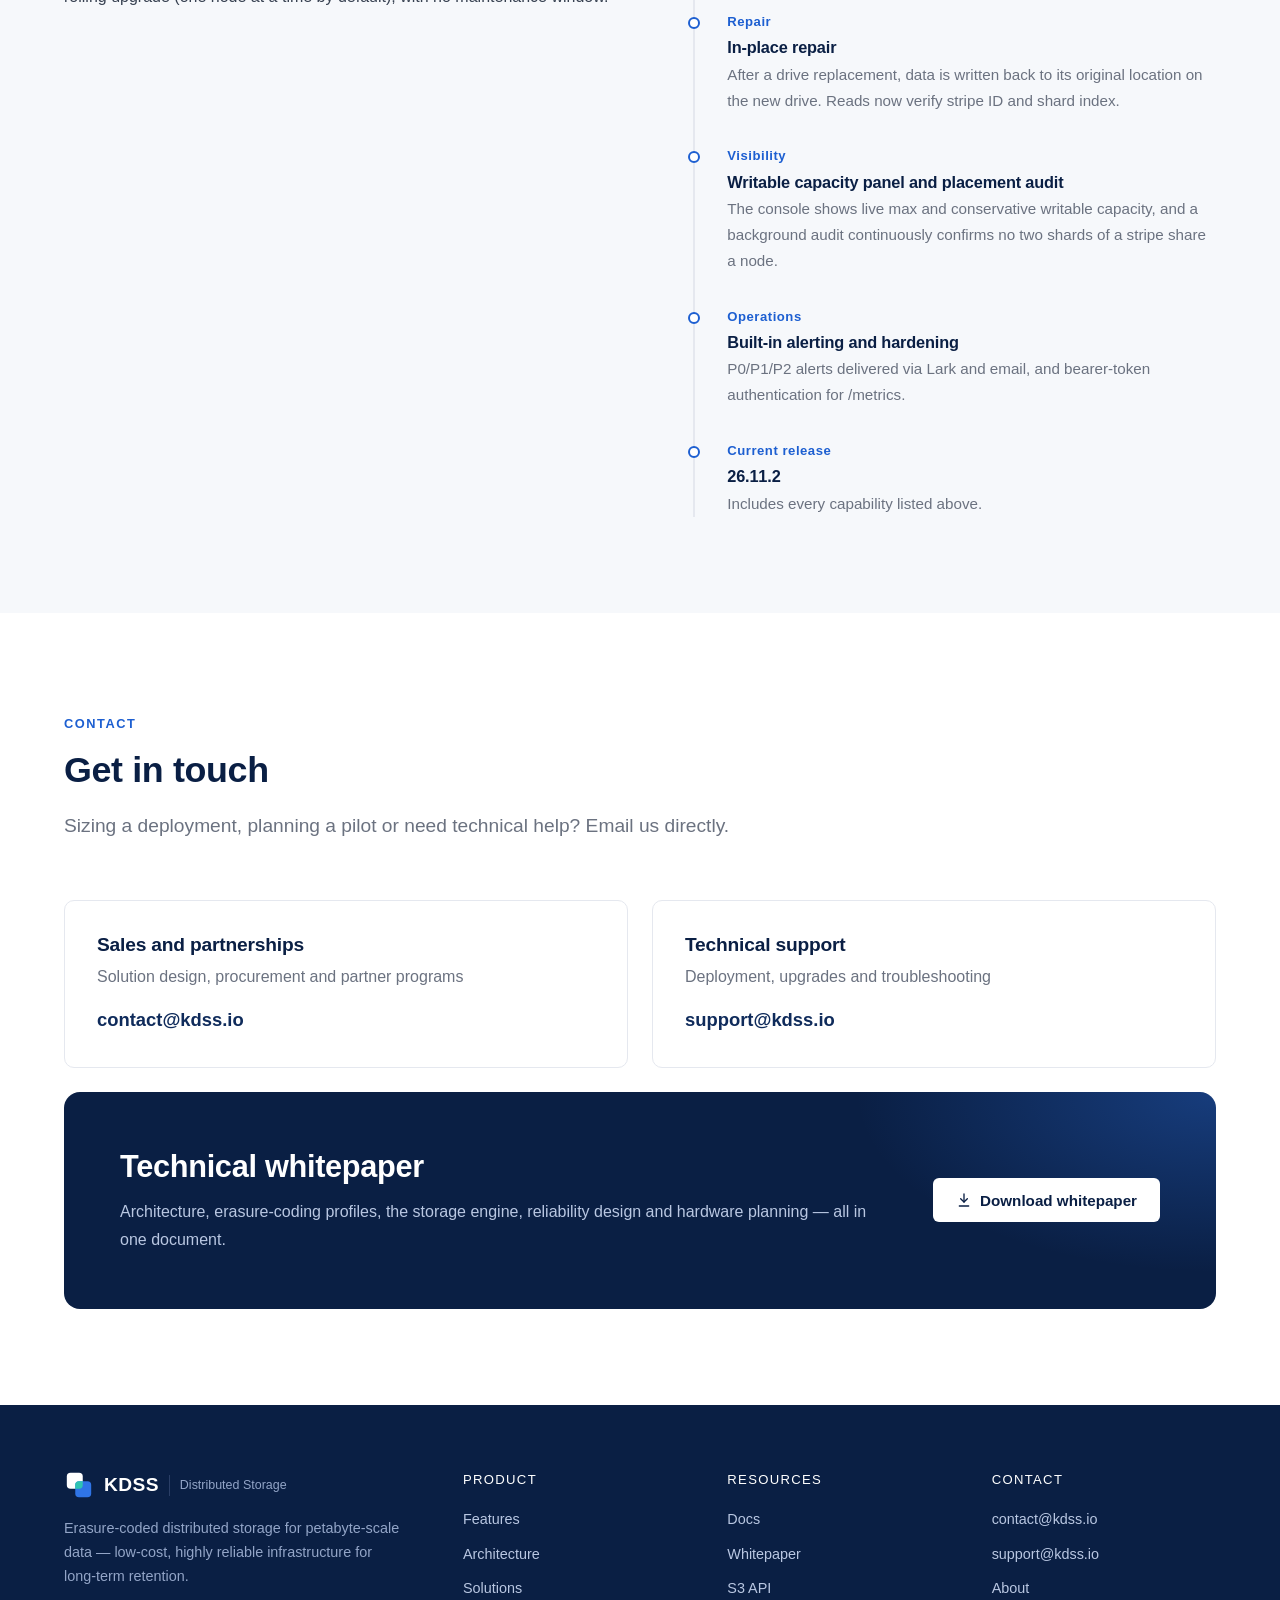
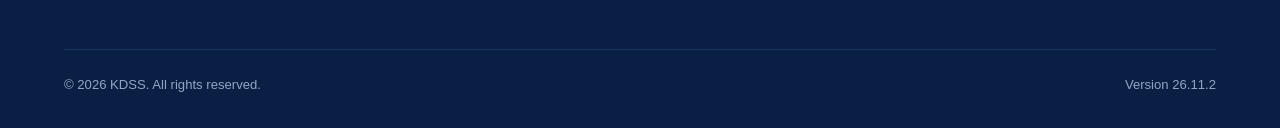
<file: about.html>
<!DOCTYPE html>
<html lang="en" class="no-js">
<head>
<meta charset="utf-8">
<meta name="viewport" content="width=device-width, initial-scale=1">
<title>About — KDSS Distributed Storage</title>
<meta name="description" content="The thinking behind KDSS, its production track record, technology stack and release history: lower cost and higher reliability for long-term retention of petabyte-scale data.">
<link rel="icon" href="favicon.ico?v=26.11.2" sizes="32x32">
<link rel="icon" href="images/favicon.svg?v=26.11.2" type="image/svg+xml">
<link rel="apple-touch-icon" href="apple-touch-icon.png?v=26.11.2">
<link rel="canonical" href="https://www.kdss.io/about.html">
<link rel="alternate" hreflang="en" href="https://www.kdss.io/about.html">
<link rel="alternate" hreflang="zh-CN" href="https://www.kdss.io/zh/about.html">
<link rel="alternate" hreflang="x-default" href="https://www.kdss.io/about.html">
<meta property="og:type" content="website">
<meta property="og:site_name" content="KDSS">
<meta property="og:locale" content="en_US">
<meta property="og:title" content="About — KDSS Distributed Storage">
<meta property="og:description" content="The thinking behind KDSS, its production track record, technology stack and release history: lower cost and higher reliability for long-term retention of petabyte-scale data.">
<meta property="og:url" content="https://www.kdss.io/about.html">
<meta property="og:image" content="https://www.kdss.io/images/og-en.png">
<meta property="og:image:width" content="1200">
<meta property="og:image:height" content="630">
<meta name="twitter:card" content="summary_large_image">
<meta name="twitter:title" content="About — KDSS Distributed Storage">
<meta name="twitter:description" content="The thinking behind KDSS, its production track record, technology stack and release history: lower cost and higher reliability for long-term retention of petabyte-scale data.">
<meta name="twitter:image" content="https://www.kdss.io/images/og-en.png">
<link rel="stylesheet" href="css/site.css?v=26.11.2">
<link rel="stylesheet" href="css/pages/about.css?v=26.11.2">
</head>
<body>
<a class="skip-link" href="#main">Skip to content</a>

<header class="site-header">
  <div class="container">
    <a class="brand" href="./"><img src="images/logo.svg?v=26.11.2" alt="" width="30" height="30">KDSS<small>Distributed Storage</small></a>
    <nav class="nav" id="site-nav" aria-label="Main navigation">
      <a href="./">Home</a>
      <a href="features.html">Product</a>
      <a href="solutions.html">Solutions</a>
      <a href="architecture.html">Architecture</a>
      <a href="docs.html">Docs</a>
      <a href="about.html" aria-current="page">About</a>
      <a class="btn btn-primary nav-contact" href="#contact">Contact us</a>
    </nav>
    <div class="nav-actions">
      <div class="lang"><a href="zh/about.html" hreflang="zh-CN">中</a><span>EN</span></div>
      <a class="btn btn-primary btn-sm" href="#contact">Contact us</a>
    </div>
    <button class="menu-btn" aria-controls="site-nav" aria-label="Menu" aria-expanded="false"><span></span></button>
  </div>
</header>

<main id="main" tabindex="-1">

<!-- Page hero / 页首 -->
<section class="page-hero">
  <div class="container">
    <div class="breadcrumb"><a href="./">Home</a> / About</div>
    <h1>Built to keep data for the long haul</h1>
    <p class="lead">KDSS is erasure-coded distributed storage for petabyte-scale data. We focus on one thing: keeping very large datasets safe for years at lower cost and higher reliability.</p>
  </div>
</section>

<!-- Philosophy / 产品理念 -->
<section class="section">
  <div class="container">
    <div class="split" style="align-items:start">
      <div>
        <span class="eyebrow">Our approach</span>
        <h2>Why we built KDSS</h2>
      </div>
      <div class="stack">
        <p class="lead">When data is measured in petabytes and must be kept for years, capacity is not the hard part. Two questions are: how many drives you have to buy, and whether a failed drive can cost you data.</p>
        <p>Three-way replication is simple and dependable, but two-thirds of your drives hold duplicate copies — a cost that becomes harder to justify as capacity grows. At scale, drive failures are routine, so repair speed, upgrades without downtime and knowing how much you can still write all shape the operational burden.</p>
        <p>KDSS replaces replication with erasure coding and a general-purpose file system with direct raw-disk writes. Detection, isolation, repair and upgrades are built into the system, so large clusters run steadily for the long term.</p>
      </div>
    </div>
    <div class="grid grid-3" style="margin-top:56px">
      <article class="card principle reveal">
        <span class="num">01</span>
        <h3>Fewer drives</h3>
        <p>29+3 erasure coding delivers 90.6% usable capacity, vs. 33.3% for 3-way replication. Sequential appends minimize seeks and help extend drive life.</p>
      </article>
      <article class="card principle reveal">
        <span class="num">02</span>
        <h3>Data that stays intact</h3>
        <p>Data stays intact through multiple failures: with 29+3, it remains readable and rebuildable with any 3 shards lost at once. Shards of a stripe never share a node, and every read is CRC-verified.</p>
      </article>
      <article class="card principle reveal">
        <span class="num">03</span>
        <h3>Simple operations</h3>
        <p>Failed drives are isolated and rebuilt automatically, and rolling upgrades need no downtime. The console shows max and conservative writable capacity, so expansion is planned, not guessed.</p>
      </article>
    </div>
  </div>
</section>

<!-- Production / 生产实践 -->
<section class="section section-alt">
  <div class="container">
    <div class="section-head">
      <span class="eyebrow">In production</span>
      <h2>Proven in production, at scale</h2>
      <p class="lead">Every KDSS capability has been validated over time across multiple production clusters. Here is the deployed footprint.</p>
    </div>
    <div class="metrics reveal">
      <div class="metric"><strong>~190<small>PB</small></strong><span>Deployed footprint (raw)</span></div>
      <div class="metric"><strong>300<small>+</small></strong><span>Storage nodes</span></div>
      <div class="metric"><strong>11,000<small>+</small></strong><span>Data drives</span></div>
      <div class="metric"><strong>100<small>M+</small></strong><span>Stripes under management (hundreds of millions)</span></div>
    </div>
    <p class="metrics-note">Typical single cluster: about 18 PB raw (36 nodes × 36 × 14 TB drives). Around 99% of production reads and writes go through the FUSE client.</p>
  </div>
</section>

<!-- Technology stack / 技术栈 -->
<section class="section">
  <div class="container">
    <div class="section-head">
      <span class="eyebrow">Technology</span>
      <h2>Built on proven, auditable components</h2>
      <p class="lead">Core services are written in Go on top of open-source building blocks proven at scale — simple to deploy and straightforward to troubleshoot.</p>
    </div>
    <div class="grid grid-3">
      <div class="card card-flat stack-card"><h3 class="h4">Go</h3><p>Implementation language for the Master, storage nodes, FUSE client and S3 gateway.</p></div>
      <div class="card card-flat stack-card"><h3 class="h4">gRPC + Protocol Buffers</h3><p>Inter-component communication, with optional mTLS.</p></div>
      <div class="card card-flat stack-card"><h3 class="h4">MongoDB</h3><p>A replica set holds stripe-level metadata with majority writes and backs Master leader election.</p></div>
      <div class="card card-flat stack-card"><h3 class="h4">klauspost/reedsolomon</h3><p>SIMD-accelerated Reed-Solomon encoding and decoding.</p></div>
      <div class="card card-flat stack-card"><h3 class="h4">hanwen/go-fuse</h3><p>File system layer of the ksfs FUSE client for POSIX mounts.</p></div>
      <div class="card card-flat stack-card"><h3 class="h4">BadgerDB</h3><p>Local shard index on each storage node.</p></div>
      <div class="card card-flat stack-card"><h3 class="h4">Gin</h3><p>HTTP framework for the web console and its APIs.</p></div>
      <div class="card card-flat stack-card"><h3 class="h4">Zap + Prometheus</h3><p>Structured logging and a full set of kdss_* metrics.</p></div>
      <div class="card card-flat stack-card"><h3 class="h4">Vue 3 + Element Plus</h3><p>Front end of the web management console.</p></div>
    </div>
  </div>
</section>

<!-- Release history / 版本演进 -->
<section class="section section-alt">
  <div class="container split" style="align-items:start">
    <div>
      <span class="eyebrow">Release history</span>
      <h2>Continuous delivery, calendar versioning</h2>
      <p class="lead" style="margin-top:16px">KDSS uses calendar versioning (CalVer): <code>YY.MM.PATCH</code>. For example, <code>26.11.2</code> is a November 2026 release, so you can tell at a glance how current a build is.</p>
      <p style="margin-top:16px">Recent milestones are shown here. Every release can be rolled out as a rolling upgrade (one node at a time by default), with no maintenance window.</p>
    </div>
    <ol class="timeline reveal">
      <li><span class="stage">2026 · Foundation</span><h3 class="h4">Erasure coding and raw-disk engine in production</h3><p>Reed-Solomon erasure coding, sequential appends to raw disks, dual superblocks with on-disk identity, end-to-end CRC checks, and both FUSE and S3 access.</p></li>
      <li><span class="stage">Space efficiency</span><h3 class="h4">Hole reuse and compaction</h3><p>Freed space is reused by new writes of the exact same size; compaction moves tail data into holes and truncates, crash-safe and verified shard by shard.</p></li>
      <li><span class="stage">Repair</span><h3 class="h4">In-place repair</h3><p>After a drive replacement, data is written back to its original location on the new drive. Reads now verify stripe ID and shard index.</p></li>
      <li><span class="stage">Visibility</span><h3 class="h4">Writable capacity panel and placement audit</h3><p>The console shows live max and conservative writable capacity, and a background audit continuously confirms no two shards of a stripe share a node.</p></li>
      <li><span class="stage">Operations</span><h3 class="h4">Built-in alerting and hardening</h3><p>P0/P1/P2 alerts delivered via Lark and email, and bearer-token authentication for /metrics.</p></li>
      <li><span class="stage">Current release</span><h3 class="h4">26.11.2</h3><p>Includes every capability listed above.</p></li>
    </ol>
  </div>
</section>

<!-- Contact / 联系我们 -->
<section class="section" id="contact">
  <div class="container">
    <div class="section-head">
      <span class="eyebrow">Contact</span>
      <h2>Get in touch</h2>
      <p class="lead">Sizing a deployment, planning a pilot or need technical help? Email us directly.</p>
    </div>
    <div class="contact-cards">
      <div class="contact-card"><h3>Sales and partnerships</h3><p class="muted">Solution design, procurement and partner programs</p><a class="mail" href="mailto:contact@kdss.io">contact@kdss.io</a></div>
      <div class="contact-card"><h3>Technical support</h3><p class="muted">Deployment, upgrades and troubleshooting</p><a class="mail" href="mailto:support@kdss.io">support@kdss.io</a></div>
    </div>
    <div class="cta reveal" style="margin-top:24px">
      <div>
        <h2>Technical whitepaper</h2>
        <p>Architecture, erasure-coding profiles, the storage engine, reliability design and hardware planning — all in one document.</p>
      </div>
      <div class="actions">
        <a class="btn btn-light" href="downloads/kdss-whitepaper-en.pdf">
          <svg viewBox="0 0 24 24" fill="none" stroke="currentColor" stroke-width="2" stroke-linecap="round" stroke-linejoin="round"><path d="M12 3v12"/><path d="m7 10 5 5 5-5"/><path d="M5 21h14"/></svg>Download whitepaper</a>
      </div>
    </div>
  </div>
</section>

</main>

<footer class="site-footer">
  <div class="container">
    <div class="cols">
      <div>
        <a class="brand" href="./"><img src="images/logo-light.svg?v=26.11.2" alt="" width="30" height="30">KDSS<small>Distributed Storage</small></a>
        <p>Erasure-coded distributed storage for petabyte-scale data — low-cost, highly reliable infrastructure for long-term retention.</p>
      </div>
      <div><p class="footer-title">Product</p><ul><li><a href="features.html">Features</a></li><li><a href="architecture.html">Architecture</a></li><li><a href="solutions.html">Solutions</a></li></ul></div>
      <div><p class="footer-title">Resources</p><ul><li><a href="docs.html">Docs</a></li><li><a href="downloads/kdss-whitepaper-en.pdf">Whitepaper</a></li><li><a href="docs.html#s3">S3 API</a></li></ul></div>
      <div><p class="footer-title">Contact</p><ul><li><a href="mailto:contact@kdss.io">contact@kdss.io</a></li><li><a href="mailto:support@kdss.io">support@kdss.io</a></li><li><a href="about.html">About</a></li></ul></div>
    </div>
    <div class="legal"><span>© 2026 KDSS. All rights reserved.</span><span>Version 26.11.2</span></div>
  </div>
</footer>

<script src="js/site.js?v=26.11.2"></script>
</body>
</html>
</file>
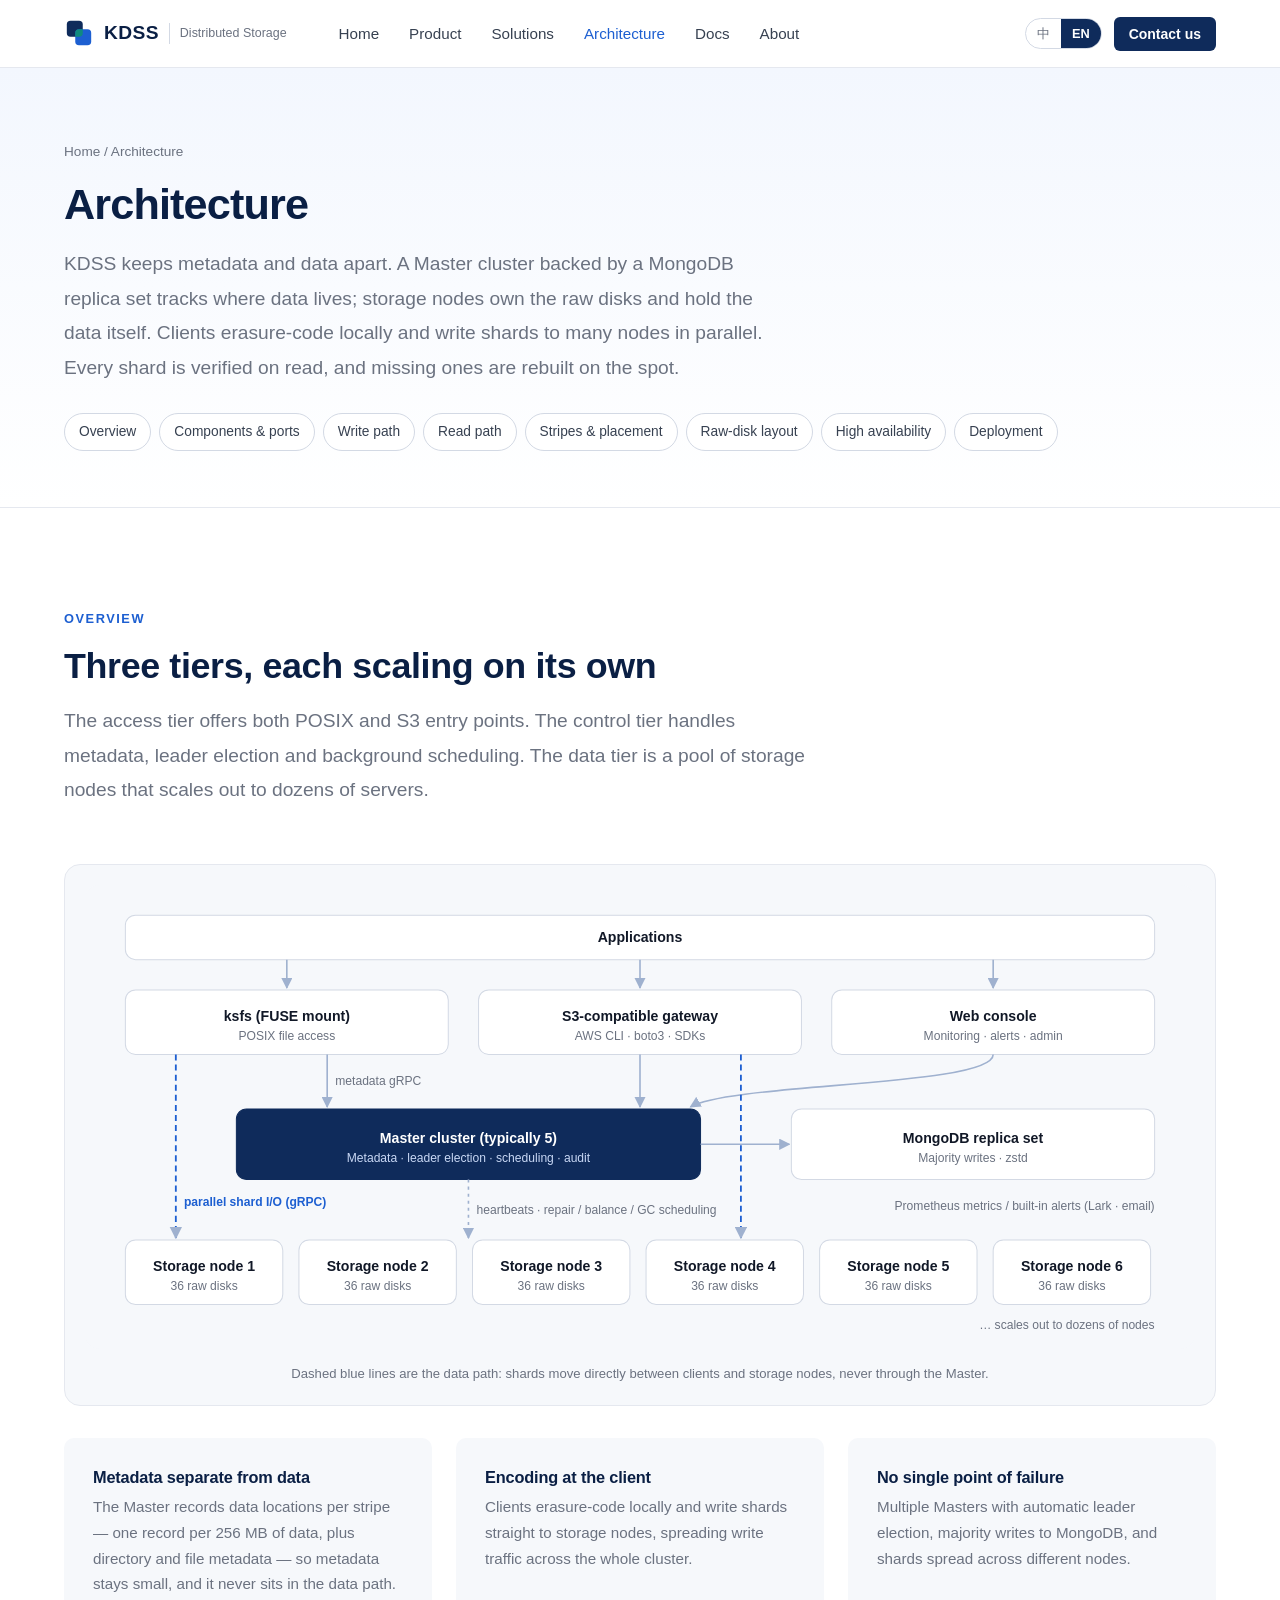
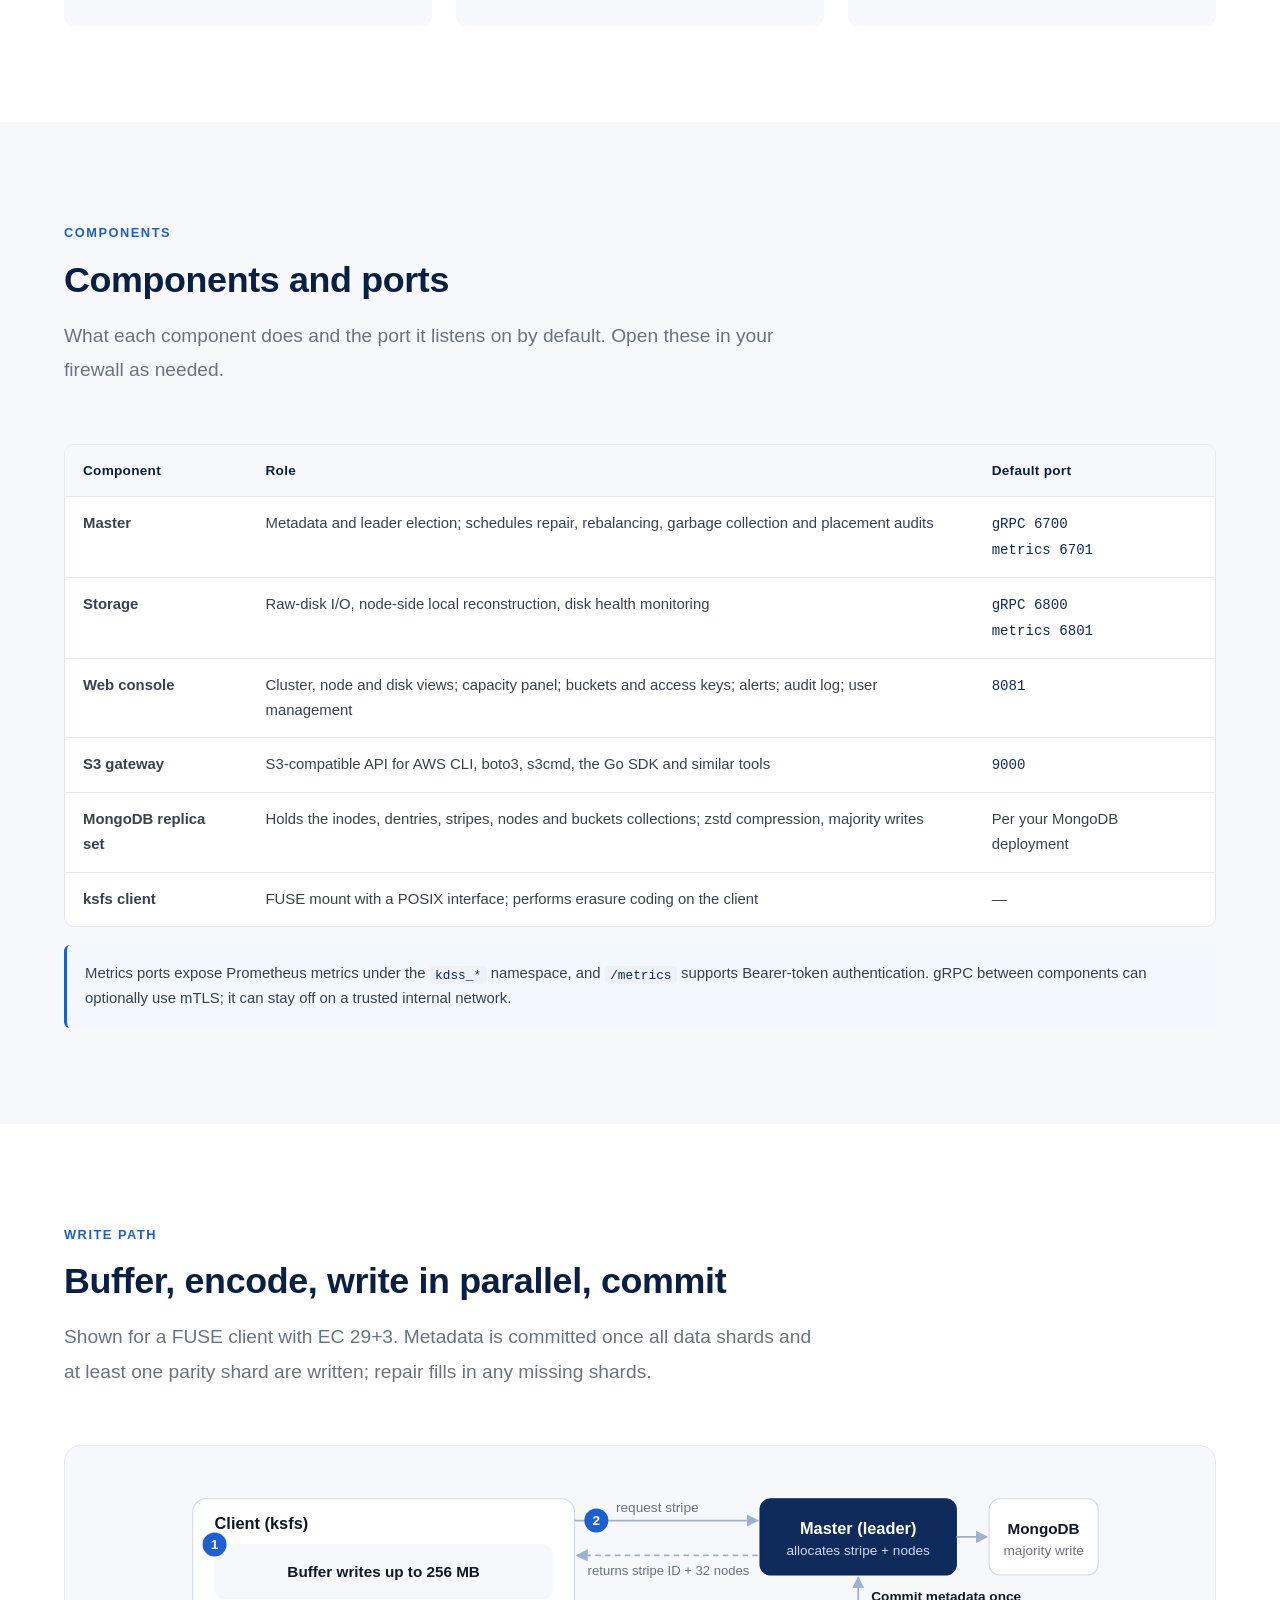
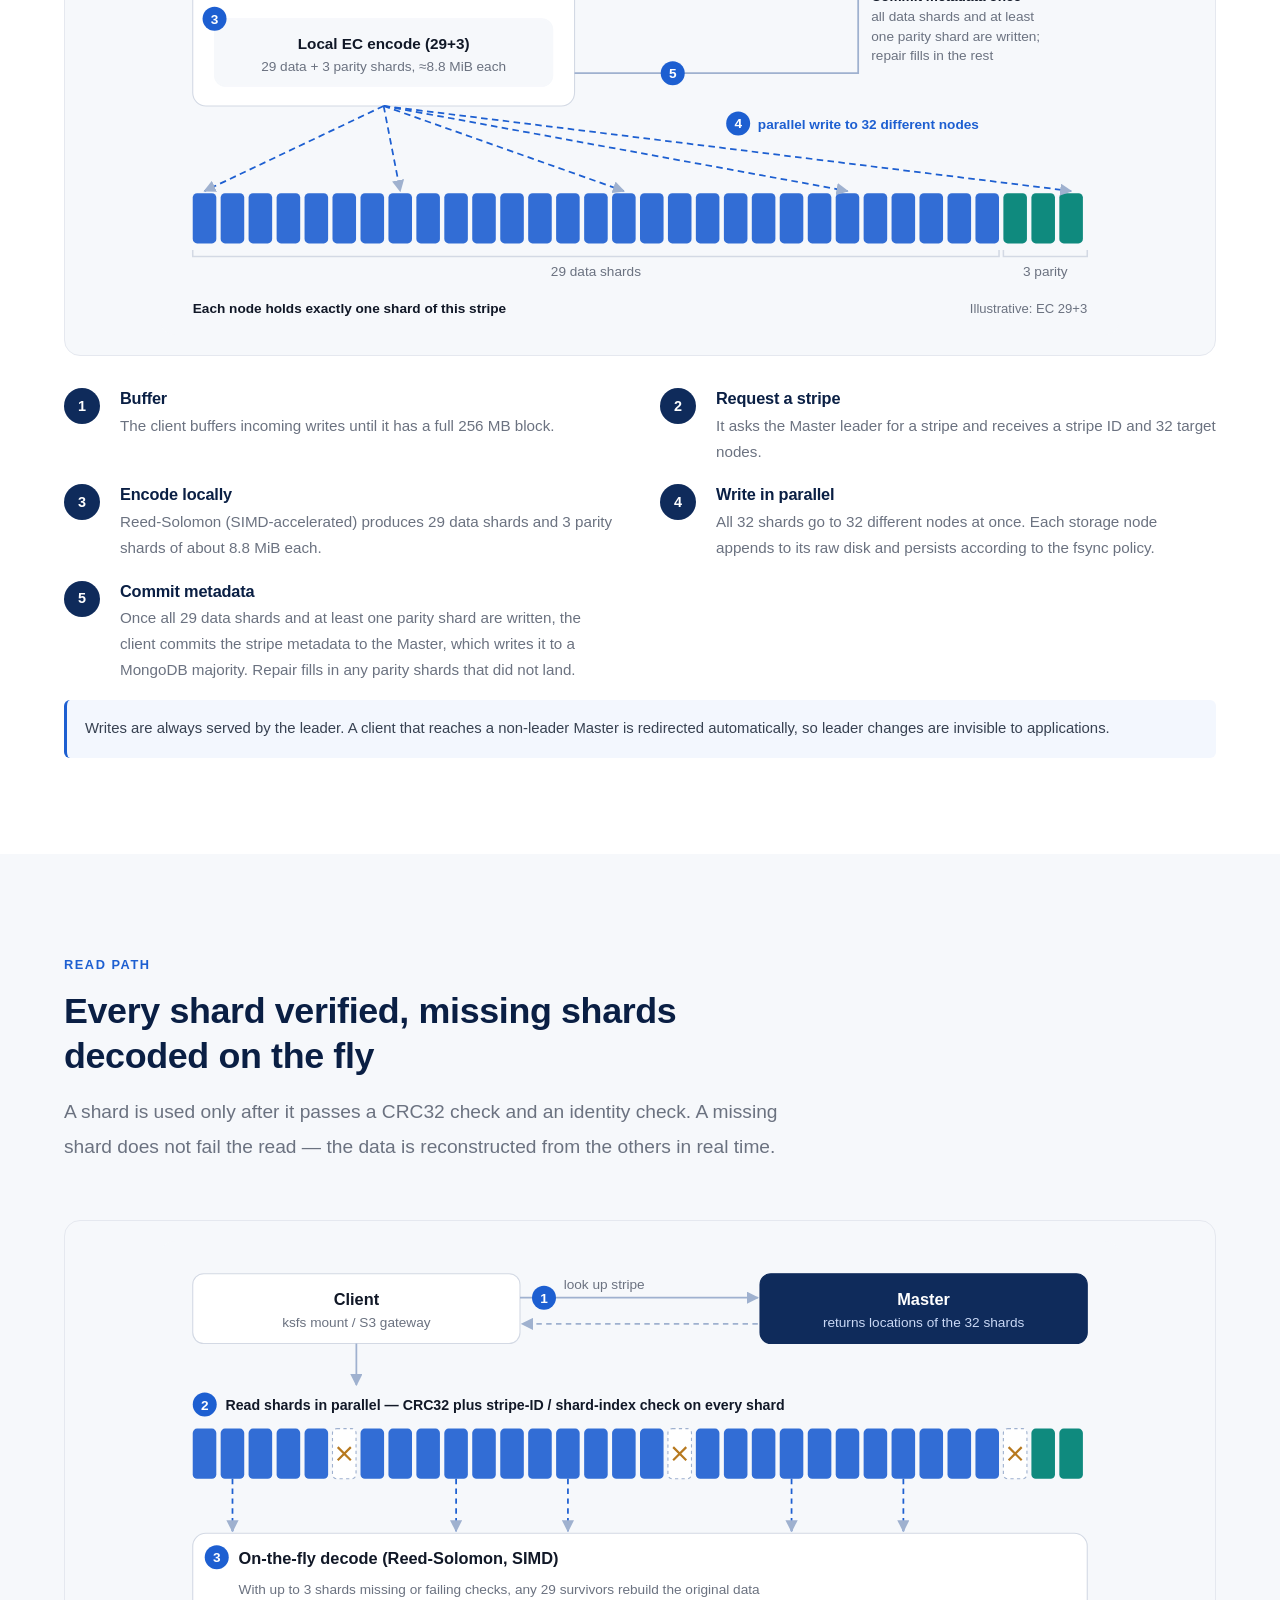
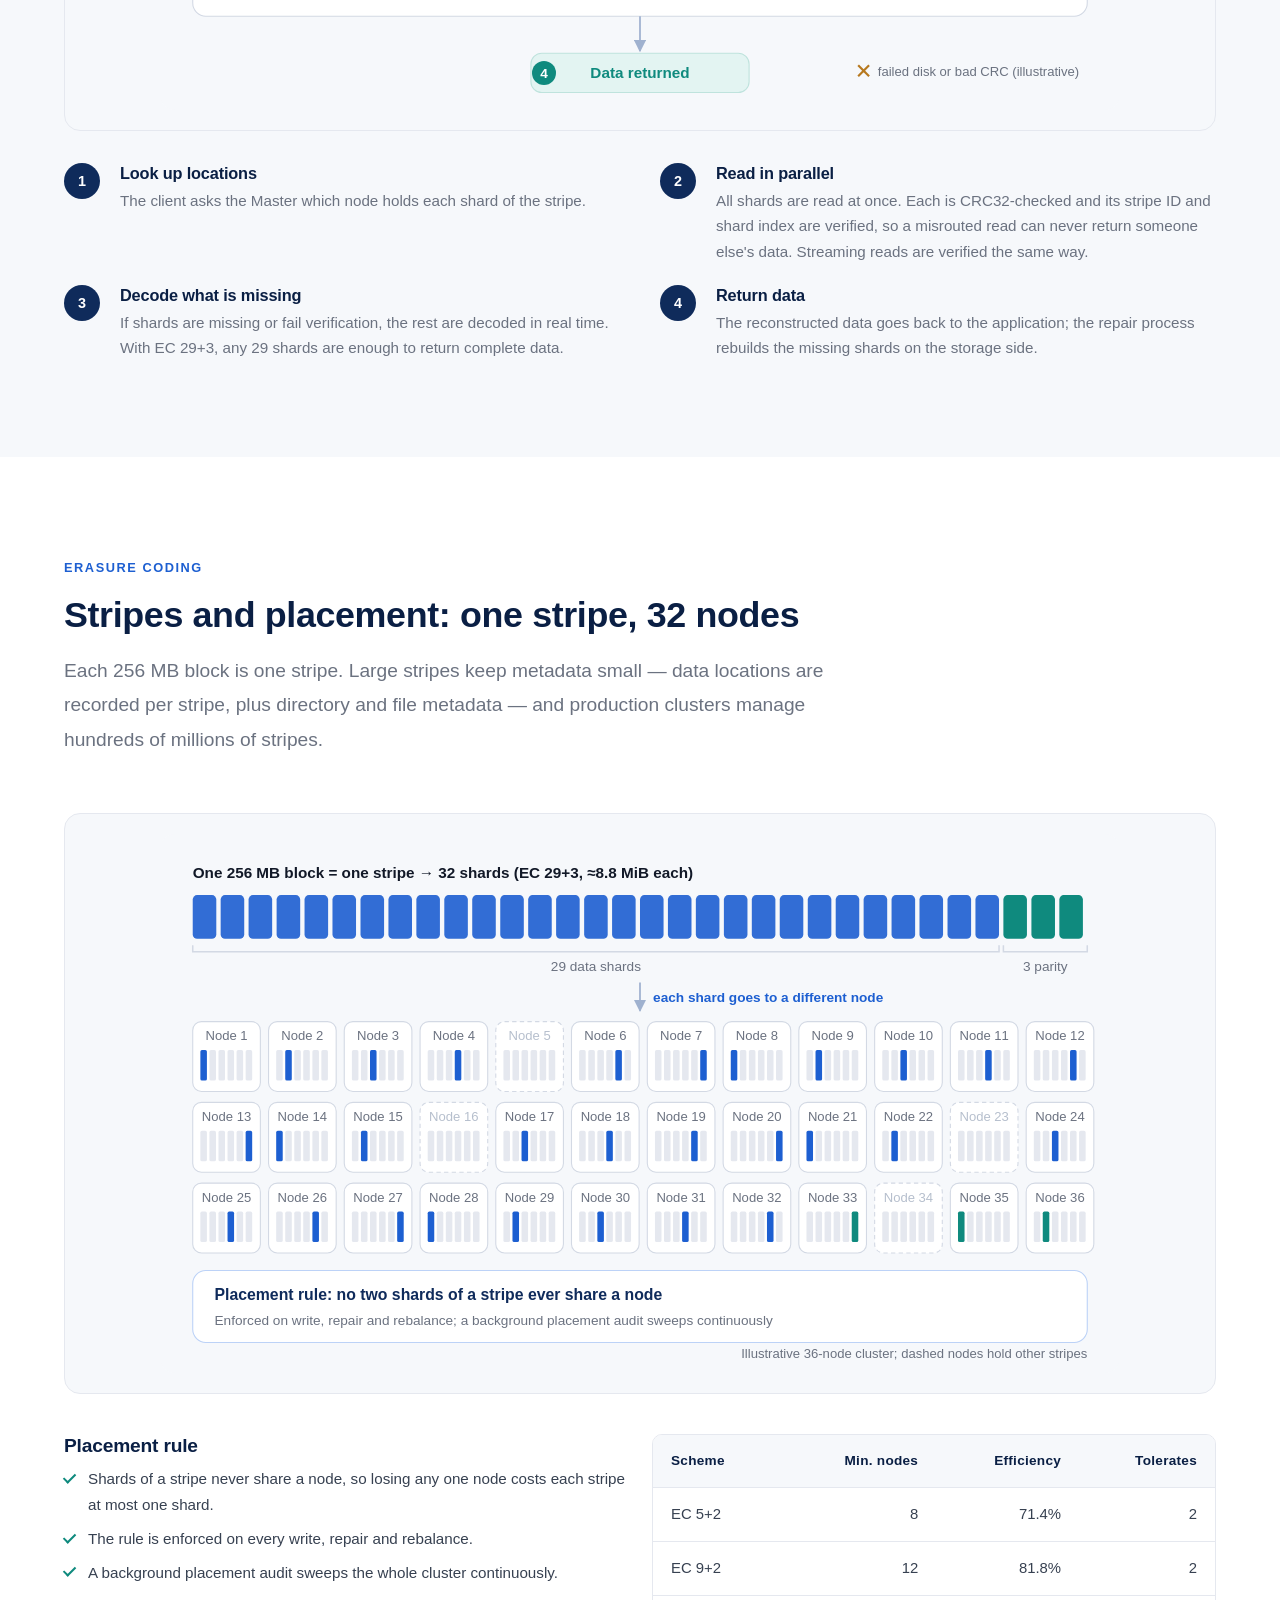
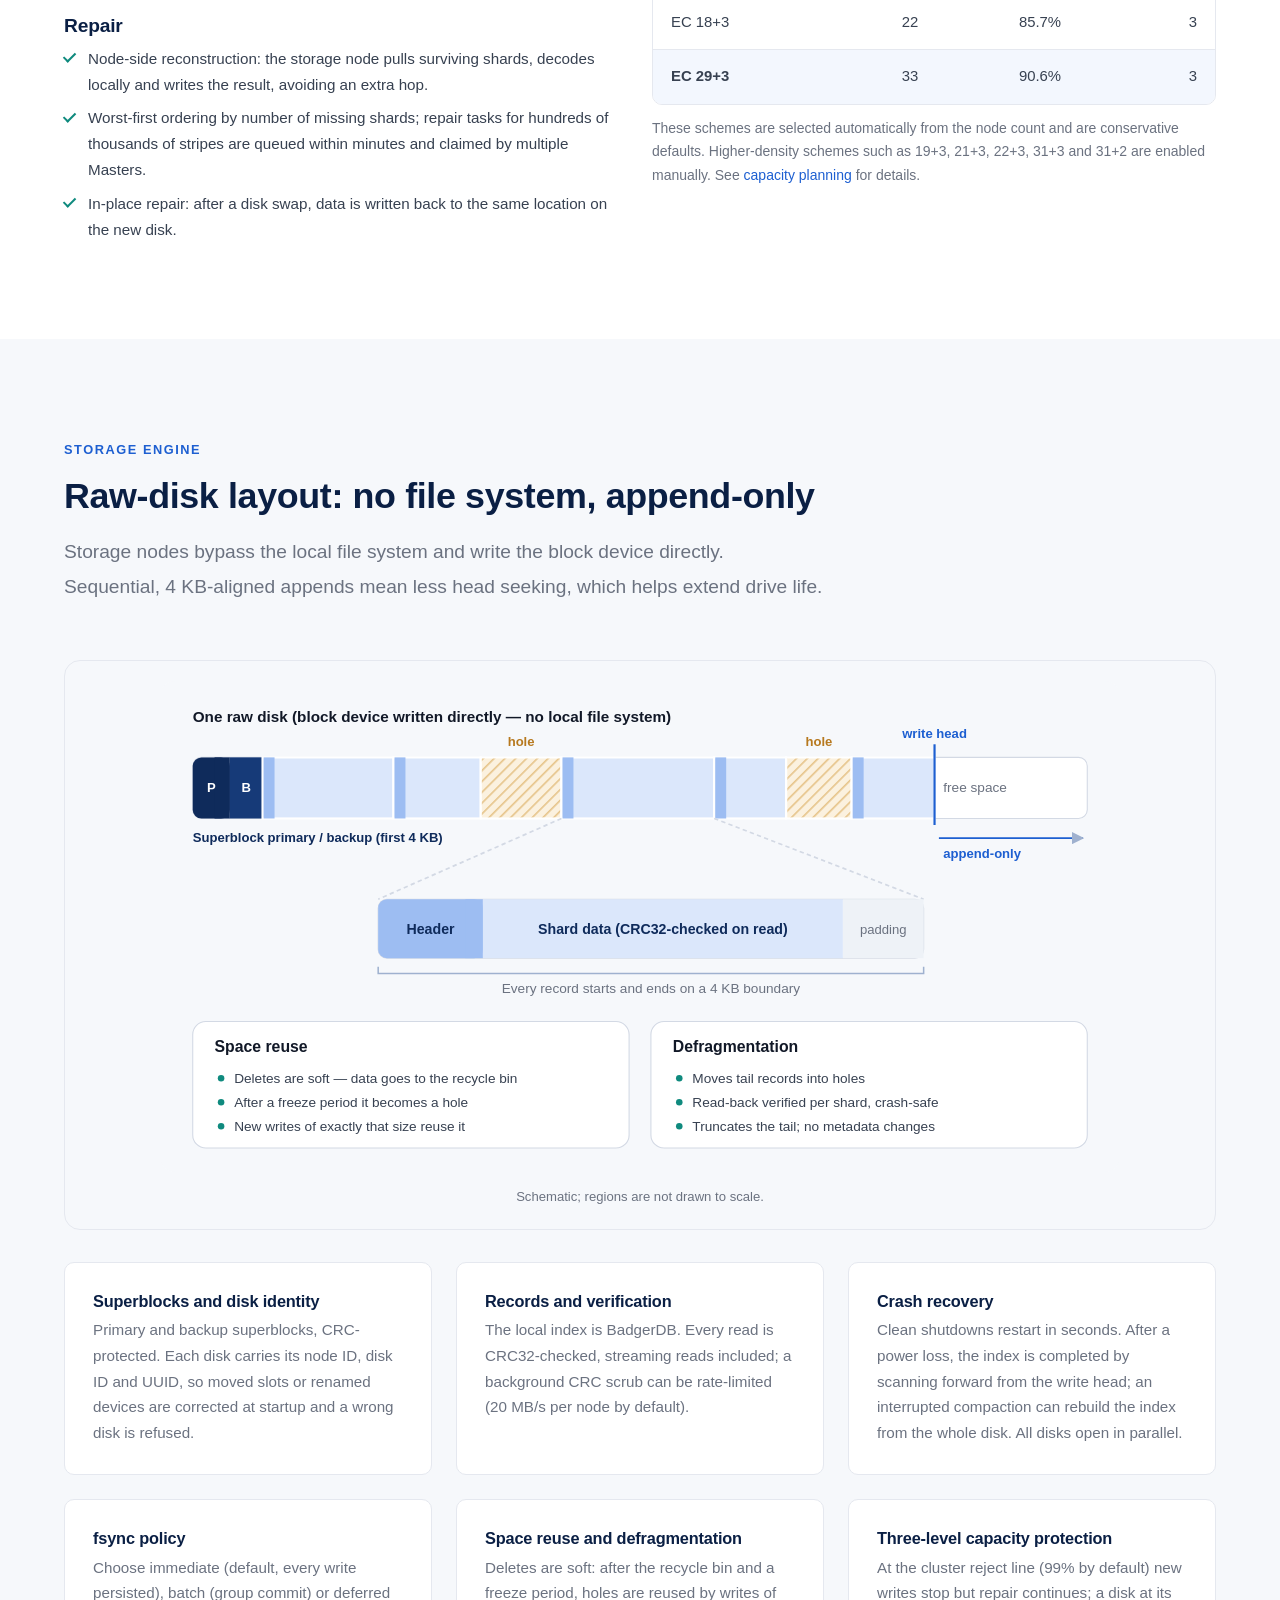
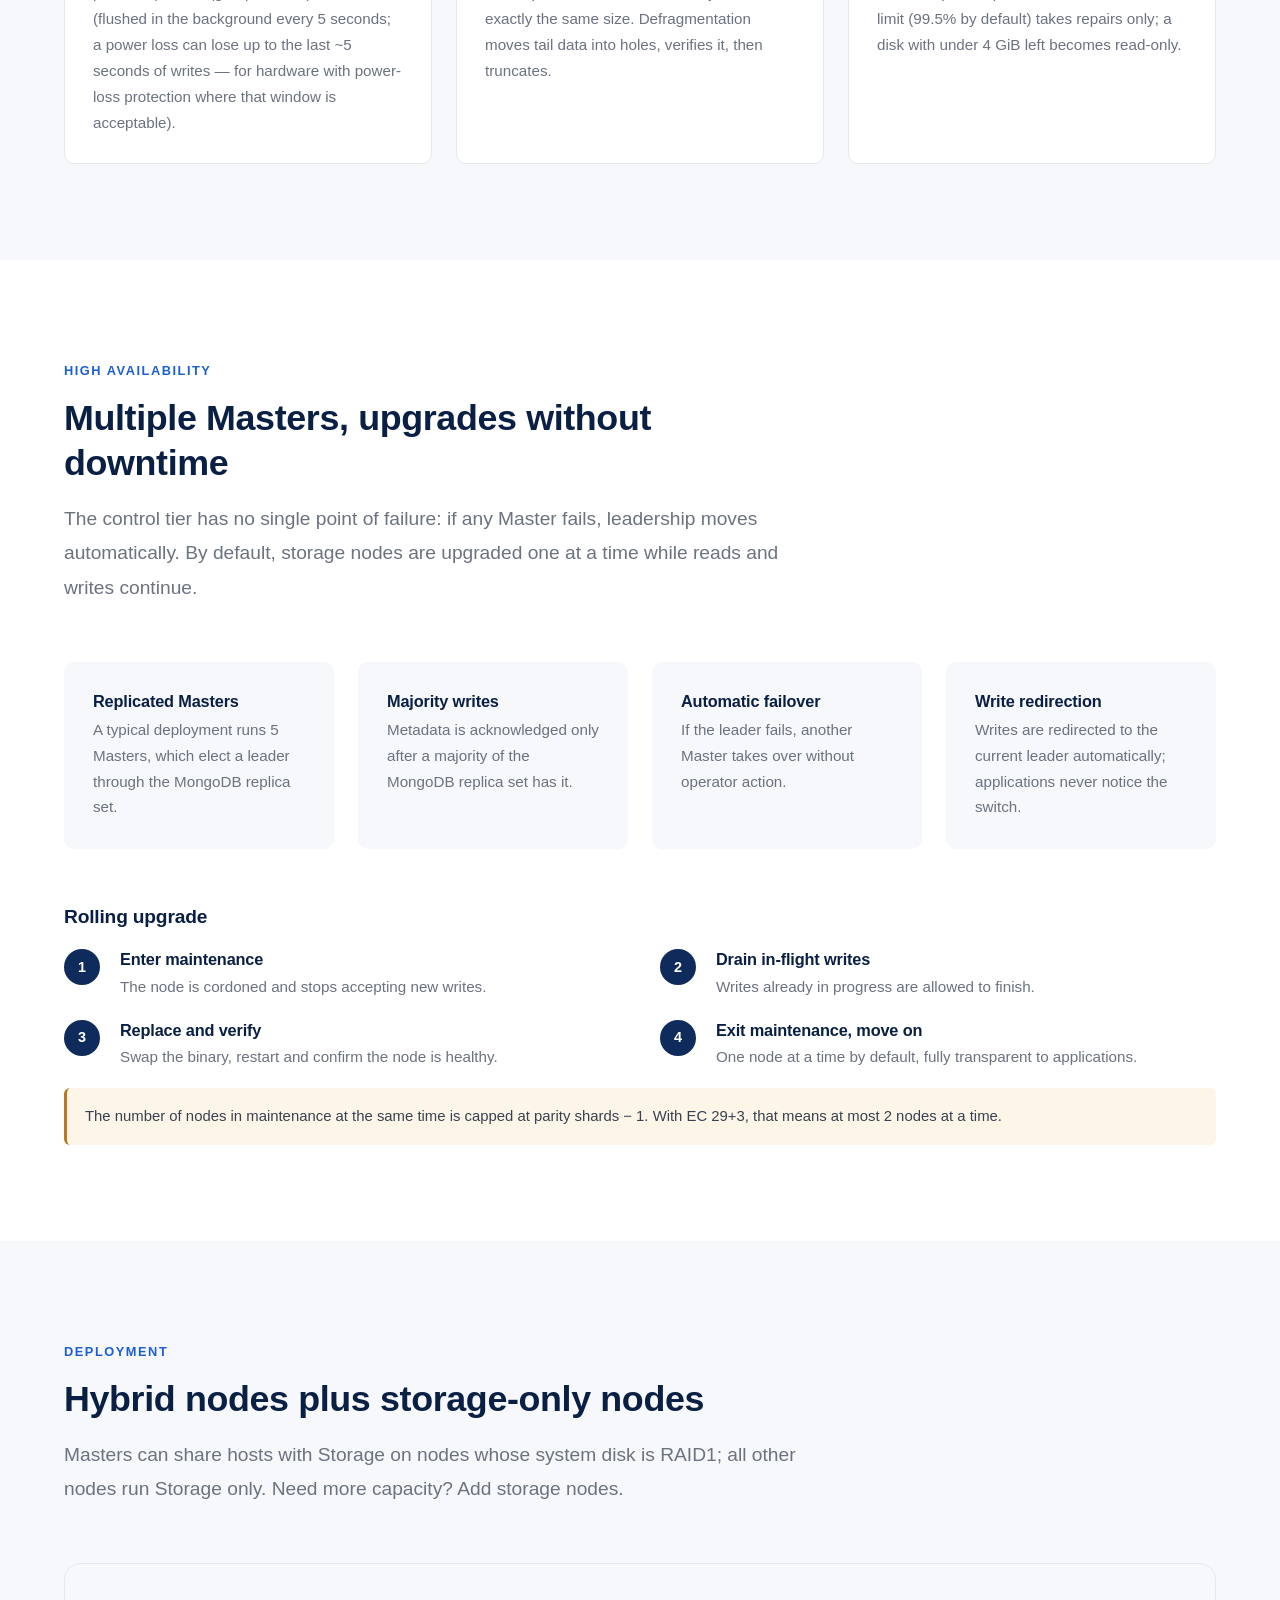
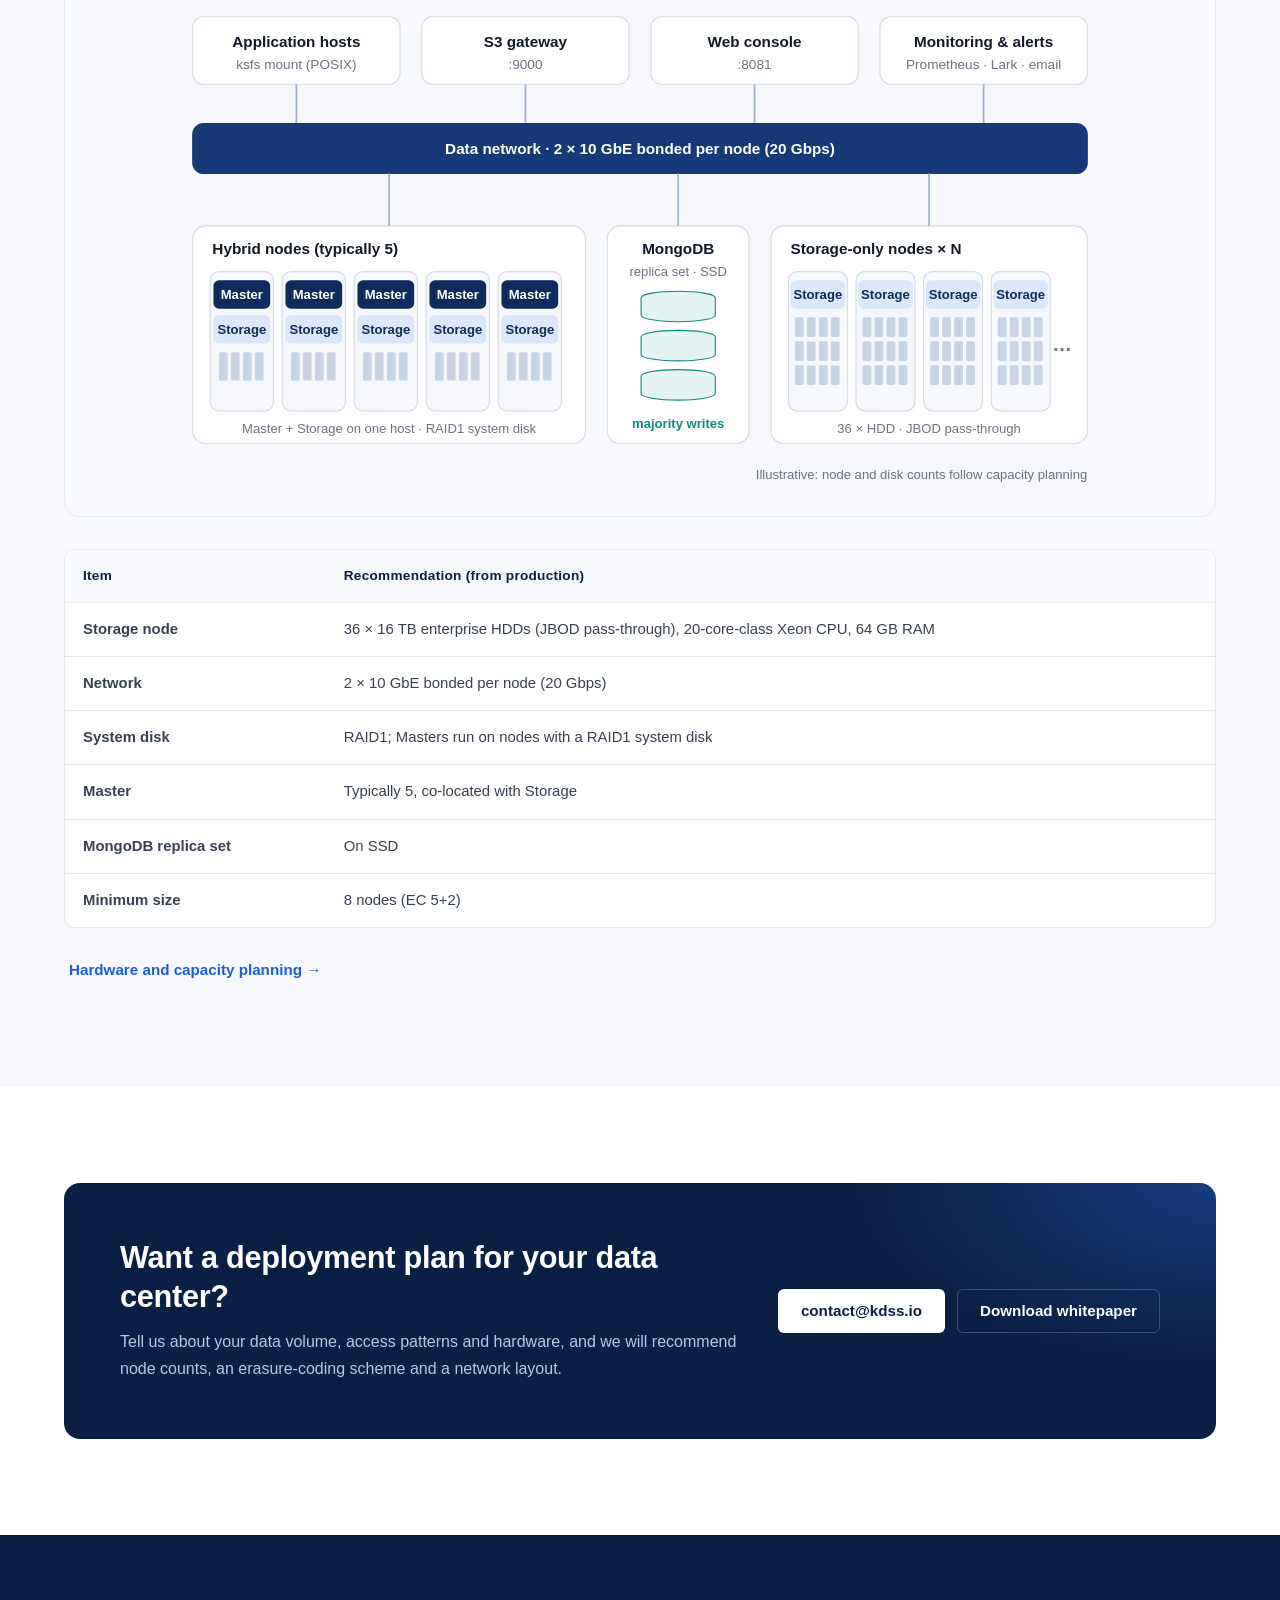
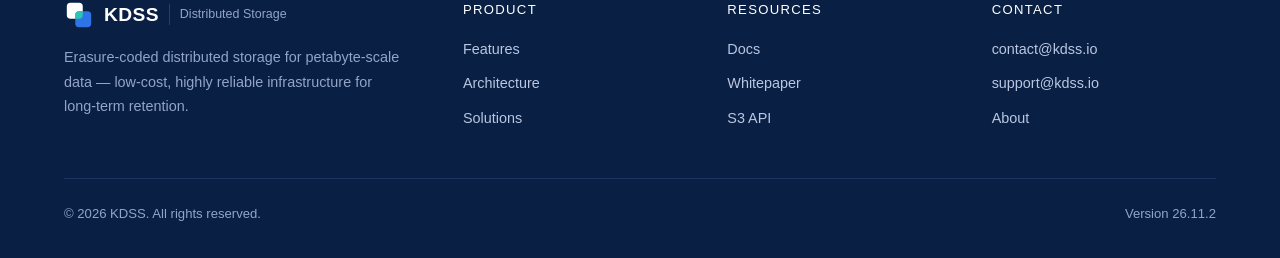
<file: architecture.html>
<!DOCTYPE html>
<html lang="en" class="no-js">
<head>
<meta charset="utf-8">
<meta name="viewport" content="width=device-width, initial-scale=1">
<title>Architecture — KDSS Distributed Storage</title>
<meta name="description" content="KDSS architecture: a Master cluster and MongoDB replica set manage metadata while storage nodes write raw disks directly. Clients erasure-code locally and write in parallel; reads verify every shard and decode missing ones on the fly.">
<link rel="icon" href="favicon.ico?v=26.11.2" sizes="32x32">
<link rel="icon" href="images/favicon.svg?v=26.11.2" type="image/svg+xml">
<link rel="apple-touch-icon" href="apple-touch-icon.png?v=26.11.2">
<link rel="canonical" href="https://www.kdss.io/architecture.html">
<link rel="alternate" hreflang="en" href="https://www.kdss.io/architecture.html">
<link rel="alternate" hreflang="zh-CN" href="https://www.kdss.io/zh/architecture.html">
<link rel="alternate" hreflang="x-default" href="https://www.kdss.io/architecture.html">
<meta property="og:type" content="website">
<meta property="og:site_name" content="KDSS">
<meta property="og:locale" content="en_US">
<meta property="og:title" content="Architecture — KDSS Distributed Storage">
<meta property="og:description" content="KDSS architecture: a Master cluster and MongoDB replica set manage metadata while storage nodes write raw disks directly. Clients erasure-code locally and write in parallel; reads verify every shard and decode missing ones on the fly.">
<meta property="og:url" content="https://www.kdss.io/architecture.html">
<meta property="og:image" content="https://www.kdss.io/images/og-en.png">
<meta property="og:image:width" content="1200">
<meta property="og:image:height" content="630">
<meta name="twitter:card" content="summary_large_image">
<meta name="twitter:title" content="Architecture — KDSS Distributed Storage">
<meta name="twitter:description" content="KDSS architecture: a Master cluster and MongoDB replica set manage metadata while storage nodes write raw disks directly. Clients erasure-code locally and write in parallel; reads verify every shard and decode missing ones on the fly.">
<meta name="twitter:image" content="https://www.kdss.io/images/og-en.png">
<link rel="stylesheet" href="css/site.css?v=26.11.2">
<link rel="stylesheet" href="css/pages/architecture.css?v=26.11.2">
</head>
<body>
<a class="skip-link" href="#main">Skip to content</a>

<header class="site-header">
  <div class="container">
    <a class="brand" href="./"><img src="images/logo.svg?v=26.11.2" alt="" width="30" height="30">KDSS<small>Distributed Storage</small></a>
    <nav class="nav" id="site-nav" aria-label="Main navigation">
      <a href="./">Home</a>
      <a href="features.html">Product</a>
      <a href="solutions.html">Solutions</a>
      <a href="architecture.html" aria-current="page">Architecture</a>
      <a href="docs.html">Docs</a>
      <a href="about.html">About</a>
      <a class="btn btn-primary nav-contact" href="#contact">Contact us</a>
    </nav>
    <div class="nav-actions">
      <div class="lang"><a href="zh/architecture.html" hreflang="zh-CN">中</a><span>EN</span></div>
      <a class="btn btn-primary btn-sm" href="#contact">Contact us</a>
    </div>
    <button class="menu-btn" aria-controls="site-nav" aria-label="Menu" aria-expanded="false"><span></span></button>
  </div>
</header>

<main id="main" tabindex="-1">

<section class="page-hero">
  <div class="container">
    <p class="breadcrumb"><a href="./">Home</a> / Architecture</p>
    <h1>Architecture</h1>
    <p class="lead">KDSS keeps metadata and data apart. A Master cluster backed by a MongoDB replica set tracks where data lives; storage nodes own the raw disks and hold the data itself. Clients erasure-code locally and write shards to many nodes in parallel. Every shard is verified on read, and missing ones are rebuilt on the spot.</p>
    <nav class="page-toc" aria-label="On this page">
      <a href="#overview">Overview</a>
      <a href="#components">Components &amp; ports</a>
      <a href="#write">Write path</a>
      <a href="#read">Read path</a>
      <a href="#ec">Stripes &amp; placement</a>
      <a href="#disk">Raw-disk layout</a>
      <a href="#ha">High availability</a>
      <a href="#deploy">Deployment</a>
    </nav>
  </div>
</section>

<!-- Overview -->
<section class="section" id="overview">
  <div class="container">
    <div class="section-head">
      <span class="eyebrow">Overview</span>
      <h2>Three tiers, each scaling on its own</h2>
      <p class="lead">The access tier offers both POSIX and S3 entry points. The control tier handles metadata, leader election and background scheduling. The data tier is a pool of storage nodes that scales out to dozens of servers.</p>
    </div>
    <figure class="figure diagram reveal">
      <div class="scroll xl"><img loading="lazy" src="images/architecture-en.svg" alt="KDSS architecture: access tier (ksfs, S3 gateway, web console), Master cluster with MongoDB replica set, and storage nodes" width="1100" height="460"></div>
      <p class="hint">Swipe to see the full diagram</p>
      <figcaption>Dashed blue lines are the data path: shards move directly between clients and storage nodes, never through the Master.</figcaption>
    </figure>
    <div class="grid grid-3" style="margin-top:32px">
      <div class="card card-flat"><h3 class="h4">Metadata separate from data</h3><p>The Master records data locations per stripe — one record per 256 MB of data, plus directory and file metadata — so metadata stays small, and it never sits in the data path.</p></div>
      <div class="card card-flat"><h3 class="h4">Encoding at the client</h3><p>Clients erasure-code locally and write shards straight to storage nodes, spreading write traffic across the whole cluster.</p></div>
      <div class="card card-flat"><h3 class="h4">No single point of failure</h3><p>Multiple Masters with automatic leader election, majority writes to MongoDB, and shards spread across different nodes.</p></div>
    </div>
  </div>
</section>

<!-- Components -->
<section class="section section-alt" id="components">
  <div class="container">
    <div class="section-head">
      <span class="eyebrow">Components</span>
      <h2>Components and ports</h2>
      <p class="lead">What each component does and the port it listens on by default. Open these in your firewall as needed.</p>
    </div>
    <div class="table-wrap wide reveal">
      <table class="table stack">
        <thead><tr><th>Component</th><th>Role</th><th>Default port</th></tr></thead>
        <tbody>
          <tr><td><strong>Master</strong></td><td>Metadata and leader election; schedules repair, rebalancing, garbage collection and placement audits</td><td><span class="port">gRPC 6700</span><br><span class="port">metrics 6701</span></td></tr>
          <tr><td><strong>Storage</strong></td><td>Raw-disk I/O, node-side local reconstruction, disk health monitoring</td><td><span class="port">gRPC 6800</span><br><span class="port">metrics 6801</span></td></tr>
          <tr><td><strong>Web console</strong></td><td>Cluster, node and disk views; capacity panel; buckets and access keys; alerts; audit log; user management</td><td><span class="port">8081</span></td></tr>
          <tr><td><strong>S3 gateway</strong></td><td>S3-compatible API for AWS CLI, boto3, s3cmd, the Go SDK and similar tools</td><td><span class="port">9000</span></td></tr>
          <tr><td><strong>MongoDB replica set</strong></td><td>Holds the inodes, dentries, stripes, nodes and buckets collections; zstd compression, majority writes</td><td>Per your MongoDB deployment</td></tr>
          <tr><td><strong>ksfs client</strong></td><td>FUSE mount with a POSIX interface; performs erasure coding on the client</td><td>—</td></tr>
        </tbody>
      </table>
    </div>
    <div class="callout">Metrics ports expose Prometheus metrics under the <code>kdss_*</code> namespace, and <code>/metrics</code> supports Bearer-token authentication. gRPC between components can optionally use mTLS; it can stay off on a trusted internal network.</div>
  </div>
</section>

<!-- Write path -->
<section class="section" id="write">
  <div class="container">
    <div class="section-head">
      <span class="eyebrow">Write path</span>
      <h2>Buffer, encode, write in parallel, commit</h2>
      <p class="lead">Shown for a FUSE client with EC 29+3. Metadata is committed once all data shards and at least one parity shard are written; repair fills in any missing shards.</p>
    </div>
    <figure class="figure diagram reveal">
      <div class="scroll fit"><img loading="lazy" src="images/arch-write-en.svg" alt="Write path: the client buffers 256 MB, requests a stripe from the Master, encodes 32 shards locally, writes them to 32 different nodes in parallel, and commits metadata once all data shards and at least one parity shard are written" width="880" height="430"></div>
      <p class="hint">Swipe to see the full diagram</p>
    </figure>
    <div class="steps flow-steps">
      <div class="step"><h3 class="h4">Buffer</h3><p>The client buffers incoming writes until it has a full 256 MB block.</p></div>
      <div class="step"><h3 class="h4">Request a stripe</h3><p>It asks the Master leader for a stripe and receives a stripe ID and 32 target nodes.</p></div>
      <div class="step"><h3 class="h4">Encode locally</h3><p>Reed-Solomon (SIMD-accelerated) produces 29 data shards and 3 parity shards of about 8.8&nbsp;MiB each.</p></div>
      <div class="step"><h3 class="h4">Write in parallel</h3><p>All 32 shards go to 32 different nodes at once. Each storage node appends to its raw disk and persists according to the fsync policy.</p></div>
      <div class="step"><h3 class="h4">Commit metadata</h3><p>Once all 29 data shards and at least one parity shard are written, the client commits the stripe metadata to the Master, which writes it to a MongoDB majority. Repair fills in any parity shards that did not land.</p></div>
    </div>
    <div class="callout">Writes are always served by the leader. A client that reaches a non-leader Master is redirected automatically, so leader changes are invisible to applications.</div>
  </div>
</section>

<!-- Read path -->
<section class="section section-alt" id="read">
  <div class="container">
    <div class="section-head">
      <span class="eyebrow">Read path</span>
      <h2>Every shard verified, missing shards decoded on the fly</h2>
      <p class="lead">A shard is used only after it passes a CRC32 check and an identity check. A missing shard does not fail the read — the data is reconstructed from the others in real time.</p>
    </div>
    <figure class="figure diagram reveal">
      <div class="scroll fit"><img loading="lazy" src="images/arch-read-en.svg" alt="Read path: look up stripe locations from the Master, read shards in parallel with verification, rebuild missing or corrupt shards from any 29 survivors, return data" width="880" height="430"></div>
      <p class="hint">Swipe to see the full diagram</p>
    </figure>
    <div class="steps flow-steps">
      <div class="step"><h3 class="h4">Look up locations</h3><p>The client asks the Master which node holds each shard of the stripe.</p></div>
      <div class="step"><h3 class="h4">Read in parallel</h3><p>All shards are read at once. Each is CRC32-checked and its stripe ID and shard index are verified, so a misrouted read can never return someone else's data. Streaming reads are verified the same way.</p></div>
      <div class="step"><h3 class="h4">Decode what is missing</h3><p>If shards are missing or fail verification, the rest are decoded in real time. With EC 29+3, any 29 shards are enough to return complete data.</p></div>
      <div class="step"><h3 class="h4">Return data</h3><p>The reconstructed data goes back to the application; the repair process rebuilds the missing shards on the storage side.</p></div>
    </div>
  </div>
</section>

<!-- Stripes & placement -->
<section class="section" id="ec">
  <div class="container">
    <div class="section-head">
      <span class="eyebrow">Erasure coding</span>
      <h2>Stripes and placement: one stripe, 32 nodes</h2>
      <p class="lead">Each 256 MB block is one stripe. Large stripes keep metadata small — data locations are recorded per stripe, plus directory and file metadata — and production clusters manage hundreds of millions of stripes.</p>
    </div>
    <figure class="figure diagram reveal">
      <div class="scroll fit"><img loading="lazy" src="images/arch-stripe-en.svg" alt="Stripe placement: the 32 shards of a stripe are placed on 32 different nodes, one shard per node" width="880" height="494"></div>
      <p class="hint">Swipe to see the full diagram</p>
    </figure>
    <div class="grid grid-2" style="margin-top:40px; align-items:start">
      <div>
        <h3>Placement rule</h3>
        <ul class="ticks">
          <li>Shards of a stripe never share a node, so losing any one node costs each stripe at most one shard.</li>
          <li>The rule is enforced on every write, repair and rebalance.</li>
          <li>A background placement audit sweeps the whole cluster continuously.</li>
        </ul>
        <h3 style="margin-top:28px">Repair</h3>
        <ul class="ticks">
          <li>Node-side reconstruction: the storage node pulls surviving shards, decodes locally and writes the result, avoiding an extra hop.</li>
          <li>Worst-first ordering by number of missing shards; repair tasks for hundreds of thousands of stripes are queued within minutes and claimed by multiple Masters.</li>
          <li>In-place repair: after a disk swap, data is written back to the same location on the new disk.</li>
        </ul>
      </div>
      <div>
        <div class="table-wrap">
          <table class="table">
            <thead><tr><th>Scheme</th><th class="num">Min. nodes</th><th class="num">Efficiency</th><th class="num">Tolerates</th></tr></thead>
            <tbody>
              <tr><td>EC 5+2</td><td class="num">8</td><td class="num">71.4%</td><td class="num">2</td></tr>
              <tr><td>EC 9+2</td><td class="num">12</td><td class="num">81.8%</td><td class="num">2</td></tr>
              <tr><td>EC 18+3</td><td class="num">22</td><td class="num">85.7%</td><td class="num">3</td></tr>
              <tr class="highlight"><td><strong>EC 29+3</strong></td><td class="num">33</td><td class="num">90.6%</td><td class="num">3</td></tr>
            </tbody>
          </table>
        </div>
        <p class="small muted" style="margin-top:12px">These schemes are selected automatically from the node count and are conservative defaults. Higher-density schemes such as 19+3, 21+3, 22+3, 31+3 and 31+2 are enabled manually. See <a href="docs.html#capacity">capacity planning</a> for details.</p>
      </div>
    </div>
  </div>
</section>

<!-- Raw-disk layout -->
<section class="section section-alt" id="disk">
  <div class="container">
    <div class="section-head">
      <span class="eyebrow">Storage engine</span>
      <h2>Raw-disk layout: no file system, append-only</h2>
      <p class="lead">Storage nodes bypass the local file system and write the block device directly. Sequential, 4 KB-aligned appends mean less head seeking, which helps extend drive life.</p>
    </div>
    <figure class="figure diagram reveal">
      <div class="scroll fit"><img loading="lazy" src="images/arch-disk-en.svg" alt="Raw-disk layout: primary and backup superblocks in the first 4 KB, then 4 KB-aligned records (header, shard data, padding) appended sequentially; holes left by deletes are reused by writes of the same size" width="880" height="450"></div>
      <p class="hint">Swipe to see the full diagram</p>
      <figcaption>Schematic; regions are not drawn to scale.</figcaption>
    </figure>
    <div class="grid grid-3" style="margin-top:32px">
      <div class="card"><h3 class="h4">Superblocks and disk identity</h3><p>Primary and backup superblocks, CRC-protected. Each disk carries its node ID, disk ID and UUID, so moved slots or renamed devices are corrected at startup and a wrong disk is refused.</p></div>
      <div class="card"><h3 class="h4">Records and verification</h3><p>The local index is BadgerDB. Every read is CRC32-checked, streaming reads included; a background CRC scrub can be rate-limited (20 MB/s per node by default).</p></div>
      <div class="card"><h3 class="h4">Crash recovery</h3><p>Clean shutdowns restart in seconds. After a power loss, the index is completed by scanning forward from the write head; an interrupted compaction can rebuild the index from the whole disk. All disks open in parallel.</p></div>
      <div class="card"><h3 class="h4">fsync policy</h3><p>Choose immediate (default, every write persisted), batch (group commit) or deferred (flushed in the background every 5 seconds; a power loss can lose up to the last ~5 seconds of writes — for hardware with power-loss protection where that window is acceptable).</p></div>
      <div class="card"><h3 class="h4">Space reuse and defragmentation</h3><p>Deletes are soft: after the recycle bin and a freeze period, holes are reused by writes of exactly the same size. Defragmentation moves tail data into holes, verifies it, then truncates.</p></div>
      <div class="card"><h3 class="h4">Three-level capacity protection</h3><p>At the cluster reject line (99% by default) new writes stop but repair continues; a disk at its limit (99.5% by default) takes repairs only; a disk with under 4 GiB left becomes read-only.</p></div>
    </div>
  </div>
</section>

<!-- High availability -->
<section class="section" id="ha">
  <div class="container">
    <div class="section-head">
      <span class="eyebrow">High availability</span>
      <h2>Multiple Masters, upgrades without downtime</h2>
      <p class="lead">The control tier has no single point of failure: if any Master fails, leadership moves automatically. By default, storage nodes are upgraded one at a time while reads and writes continue.</p>
    </div>
    <div class="grid grid-4">
      <div class="card card-flat"><h3 class="h4">Replicated Masters</h3><p>A typical deployment runs 5 Masters, which elect a leader through the MongoDB replica set.</p></div>
      <div class="card card-flat"><h3 class="h4">Majority writes</h3><p>Metadata is acknowledged only after a majority of the MongoDB replica set has it.</p></div>
      <div class="card card-flat"><h3 class="h4">Automatic failover</h3><p>If the leader fails, another Master takes over without operator action.</p></div>
      <div class="card card-flat"><h3 class="h4">Write redirection</h3><p>Writes are redirected to the current leader automatically; applications never notice the switch.</p></div>
    </div>
    <h3 style="margin-top:56px">Rolling upgrade</h3>
    <div class="steps flow-steps" style="margin-top:20px">
      <div class="step"><h4>Enter maintenance</h4><p>The node is cordoned and stops accepting new writes.</p></div>
      <div class="step"><h4>Drain in-flight writes</h4><p>Writes already in progress are allowed to finish.</p></div>
      <div class="step"><h4>Replace and verify</h4><p>Swap the binary, restart and confirm the node is healthy.</p></div>
      <div class="step"><h4>Exit maintenance, move on</h4><p>One node at a time by default, fully transparent to applications.</p></div>
    </div>
    <div class="callout warn">The number of nodes in maintenance at the same time is capped at parity shards − 1. With EC 29+3, that means at most 2 nodes at a time.</div>
  </div>
</section>

<!-- Deployment -->
<section class="section section-alt" id="deploy">
  <div class="container">
    <div class="section-head">
      <span class="eyebrow">Deployment</span>
      <h2>Hybrid nodes plus storage-only nodes</h2>
      <p class="lead">Masters can share hosts with Storage on nodes whose system disk is RAID1; all other nodes run Storage only. Need more capacity? Add storage nodes.</p>
    </div>
    <figure class="figure diagram reveal">
      <div class="scroll fit"><img loading="lazy" src="images/arch-deploy-en.svg" alt="Deployment topology: the access tier connects over the data network to hybrid nodes (Master + Storage), the MongoDB replica set and storage-only nodes" width="880" height="470"></div>
      <p class="hint">Swipe to see the full diagram</p>
    </figure>
    <div class="table-wrap wide reveal" style="margin-top:32px">
      <table class="table stack">
        <thead><tr><th>Item</th><th>Recommendation (from production)</th></tr></thead>
        <tbody>
          <tr><td><strong>Storage node</strong></td><td>36 × 16 TB enterprise HDDs (JBOD pass-through), 20-core-class Xeon CPU, 64 GB RAM</td></tr>
          <tr><td><strong>Network</strong></td><td>2 × 10 GbE bonded per node (20 Gbps)</td></tr>
          <tr><td><strong>System disk</strong></td><td>RAID1; Masters run on nodes with a RAID1 system disk</td></tr>
          <tr><td><strong>Master</strong></td><td>Typically 5, co-located with Storage</td></tr>
          <tr><td><strong>MongoDB replica set</strong></td><td>On SSD</td></tr>
          <tr><td><strong>Minimum size</strong></td><td>8 nodes (EC 5+2)</td></tr>
        </tbody>
      </table>
    </div>
    <p style="margin-top:20px"><a class="btn btn-ghost" href="docs.html#hardware">Hardware and capacity planning →</a></p>
  </div>
</section>

<!-- Contact -->
<section class="section" id="contact">
  <div class="container">
    <div class="cta reveal">
      <div>
        <h2>Want a deployment plan for your data center?</h2>
        <p>Tell us about your data volume, access patterns and hardware, and we will recommend node counts, an erasure-coding scheme and a network layout.</p>
      </div>
      <div class="actions">
        <a class="btn btn-light" href="mailto:contact@kdss.io">contact@kdss.io</a>
        <a class="btn btn-outline" style="background:transparent;color:#fff;border-color:#3a5288" href="downloads/kdss-whitepaper-en.pdf">Download whitepaper</a>
      </div>
    </div>
  </div>
</section>

</main>

<footer class="site-footer">
  <div class="container">
    <div class="cols">
      <div>
        <a class="brand" href="./"><img src="images/logo-light.svg?v=26.11.2" alt="" width="30" height="30">KDSS<small>Distributed Storage</small></a>
        <p>Erasure-coded distributed storage for petabyte-scale data — low-cost, highly reliable infrastructure for long-term retention.</p>
      </div>
      <div><p class="footer-title">Product</p><ul><li><a href="features.html">Features</a></li><li><a href="architecture.html">Architecture</a></li><li><a href="solutions.html">Solutions</a></li></ul></div>
      <div><p class="footer-title">Resources</p><ul><li><a href="docs.html">Docs</a></li><li><a href="downloads/kdss-whitepaper-en.pdf">Whitepaper</a></li><li><a href="docs.html#s3">S3 API</a></li></ul></div>
      <div><p class="footer-title">Contact</p><ul><li><a href="mailto:contact@kdss.io">contact@kdss.io</a></li><li><a href="mailto:support@kdss.io">support@kdss.io</a></li><li><a href="about.html">About</a></li></ul></div>
    </div>
    <div class="legal"><span>© 2026 KDSS. All rights reserved.</span><span>Version 26.11.2</span></div>
  </div>
</footer>

<script src="js/site.js?v=26.11.2"></script>
</body>
</html>
</file>
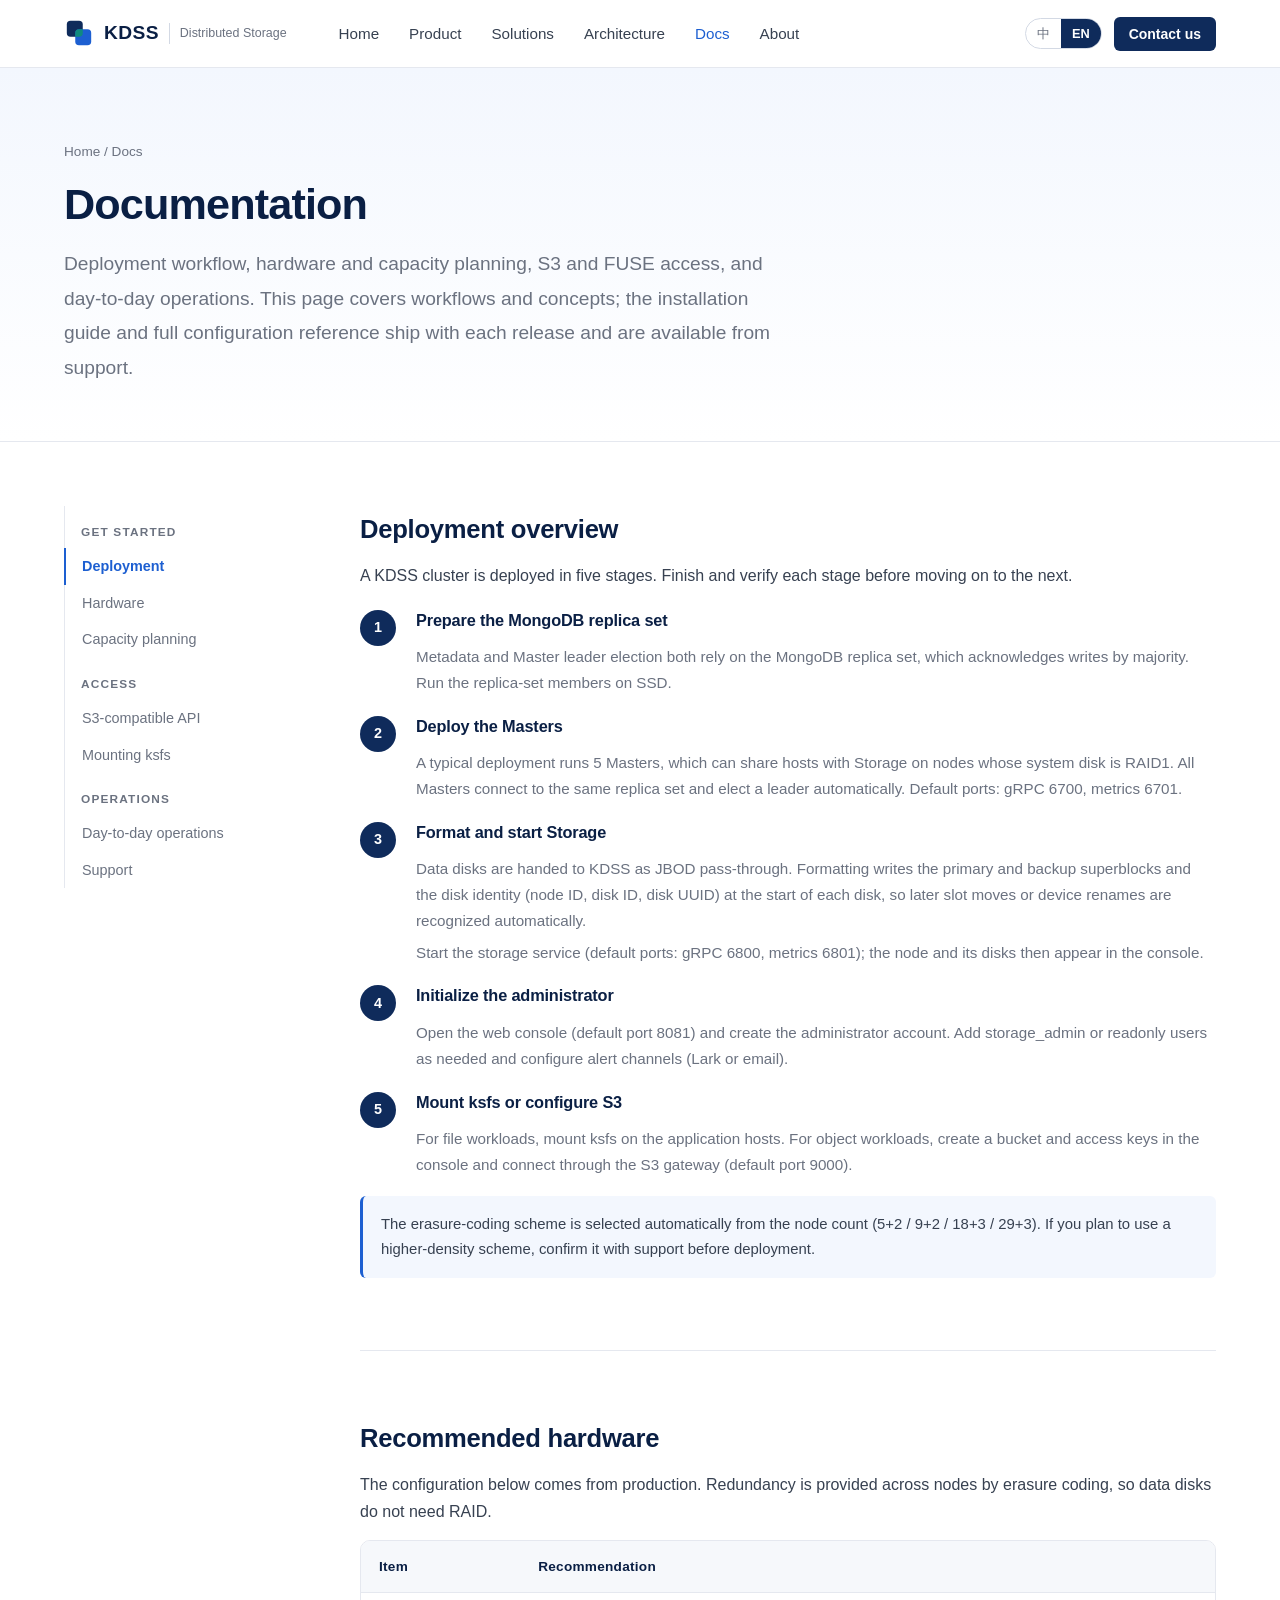
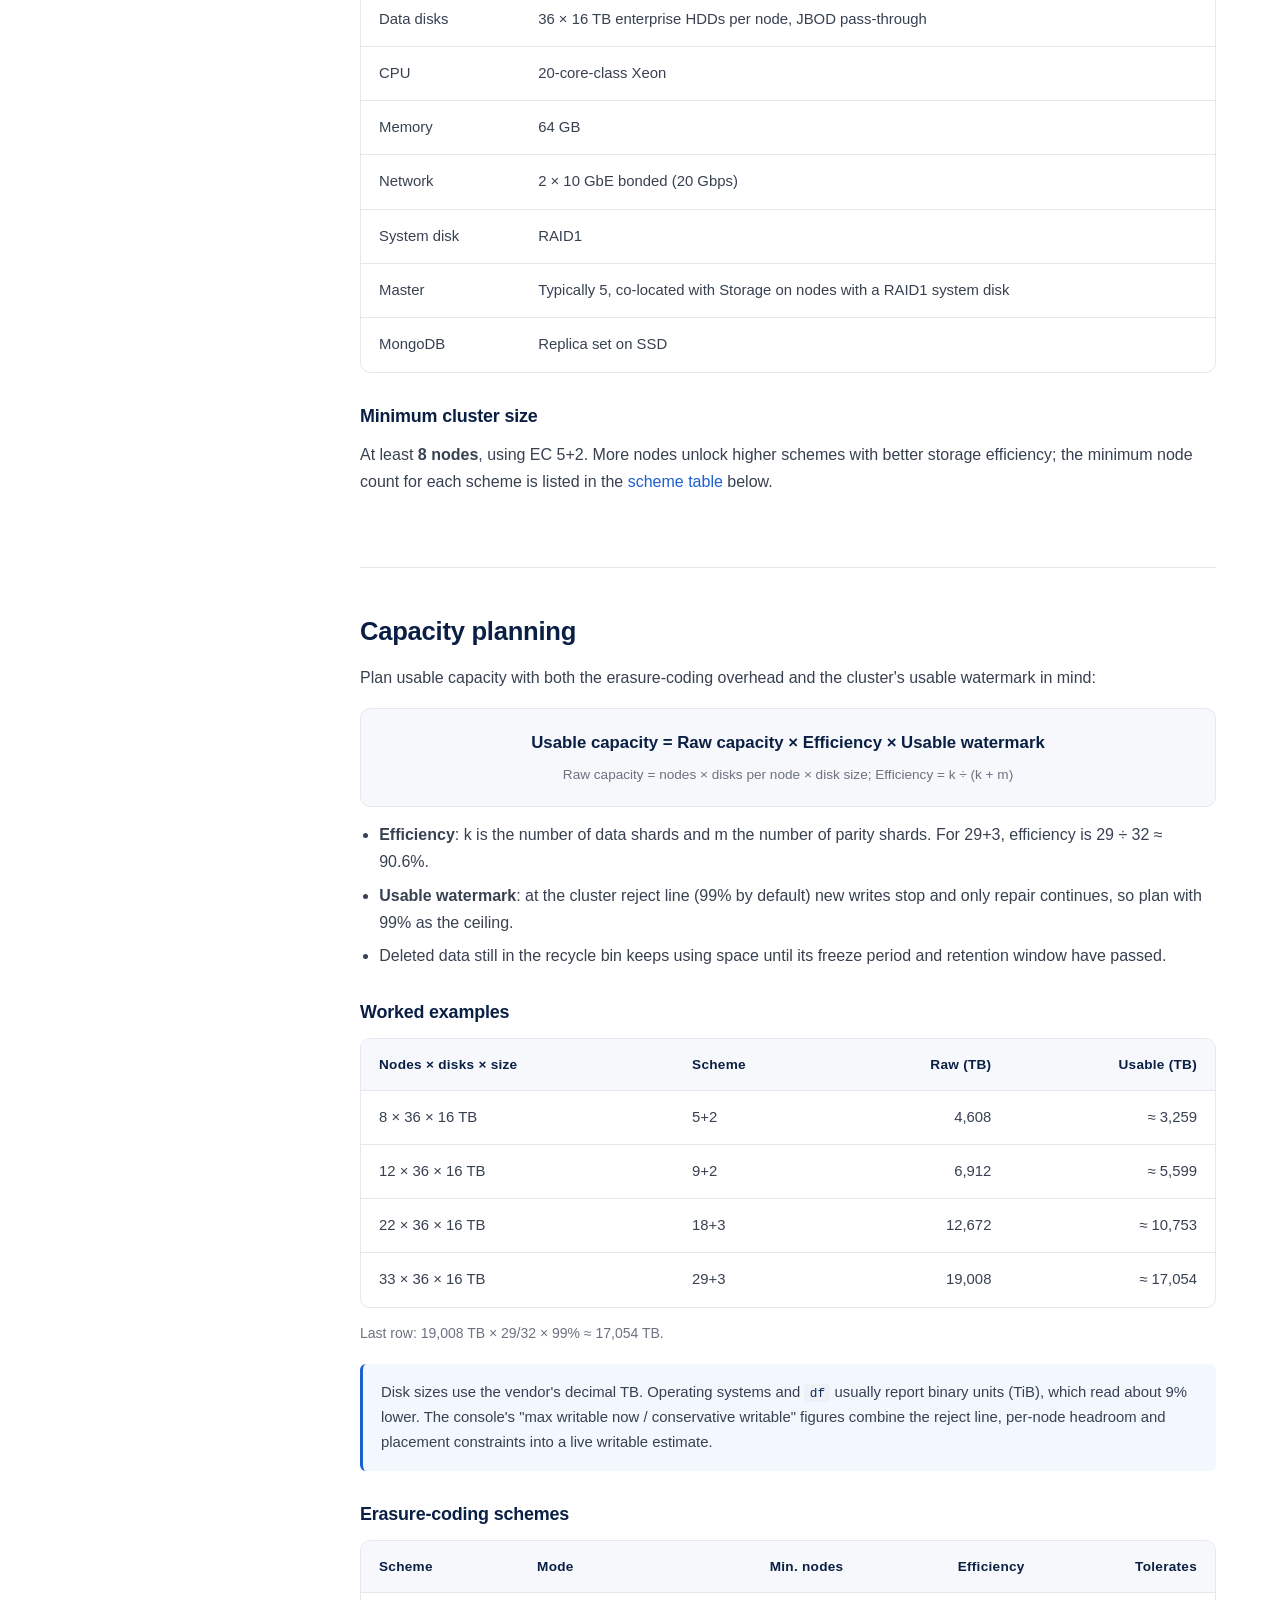
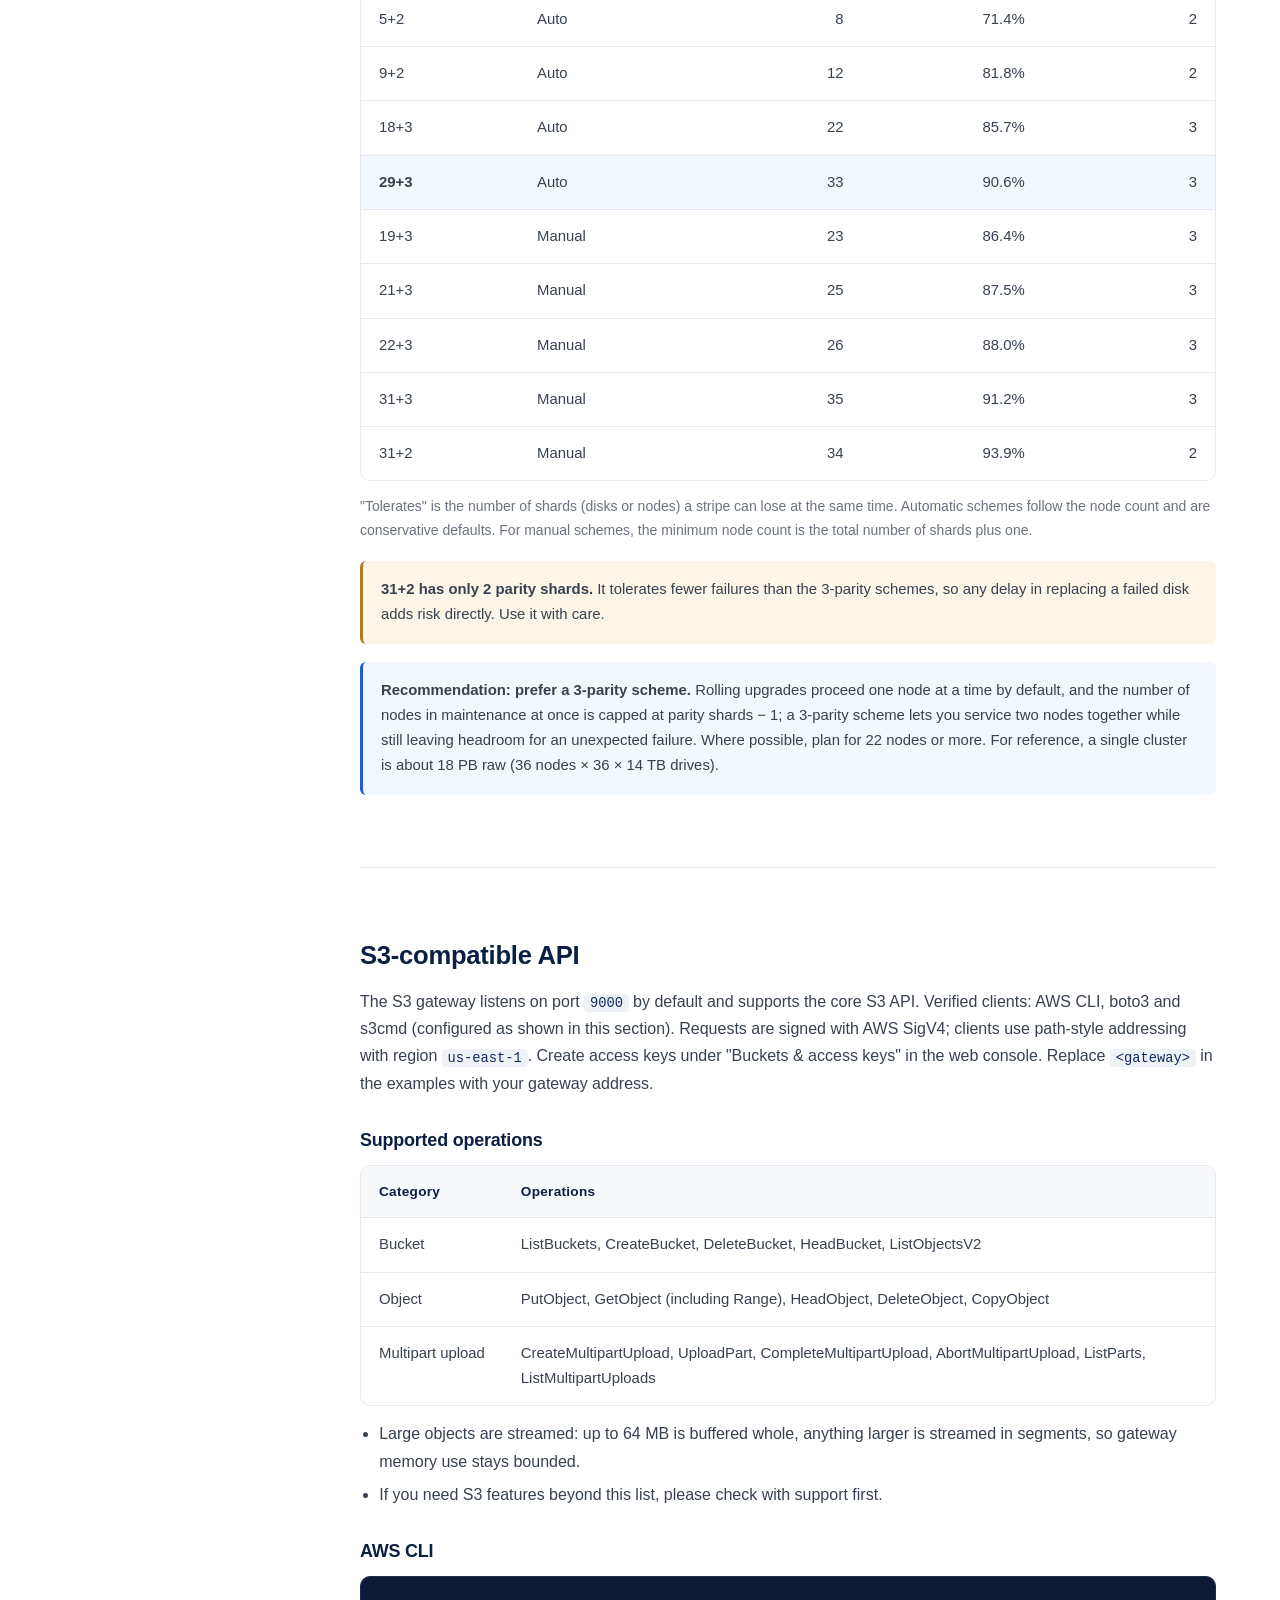
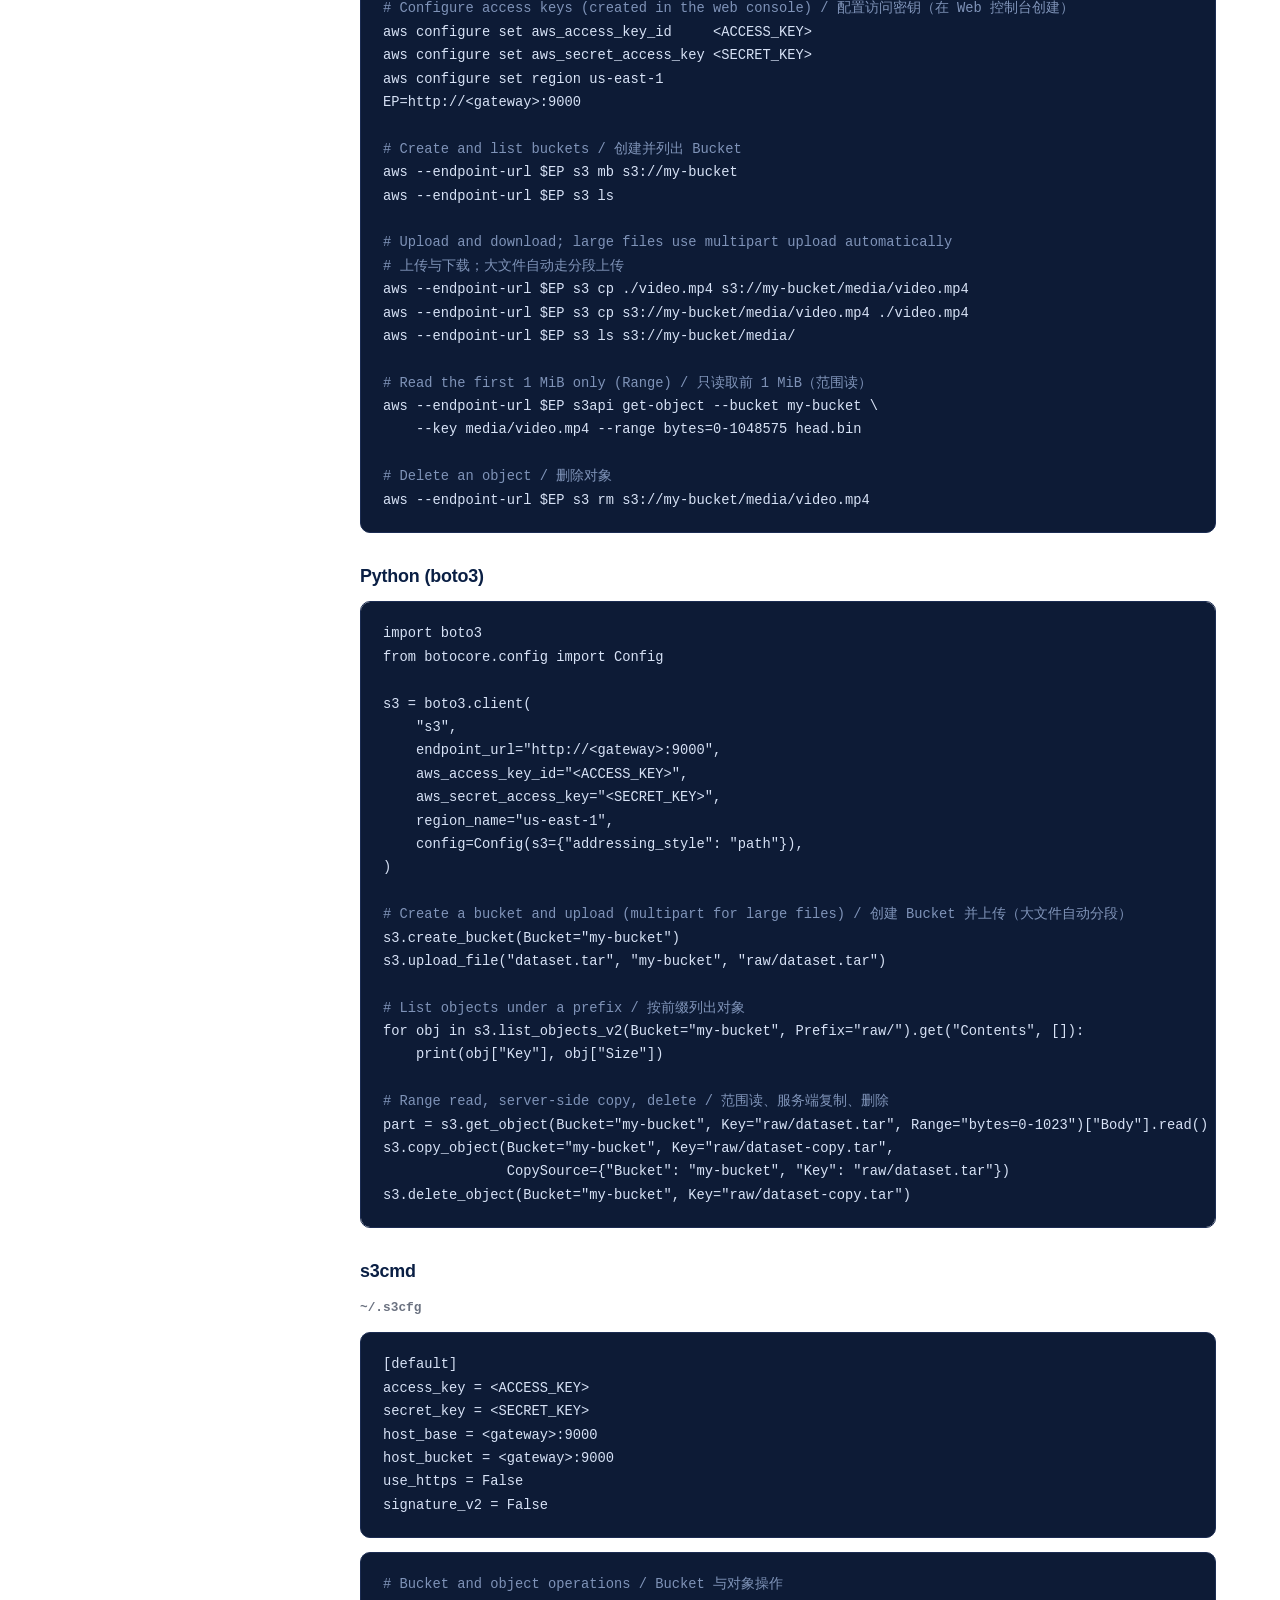
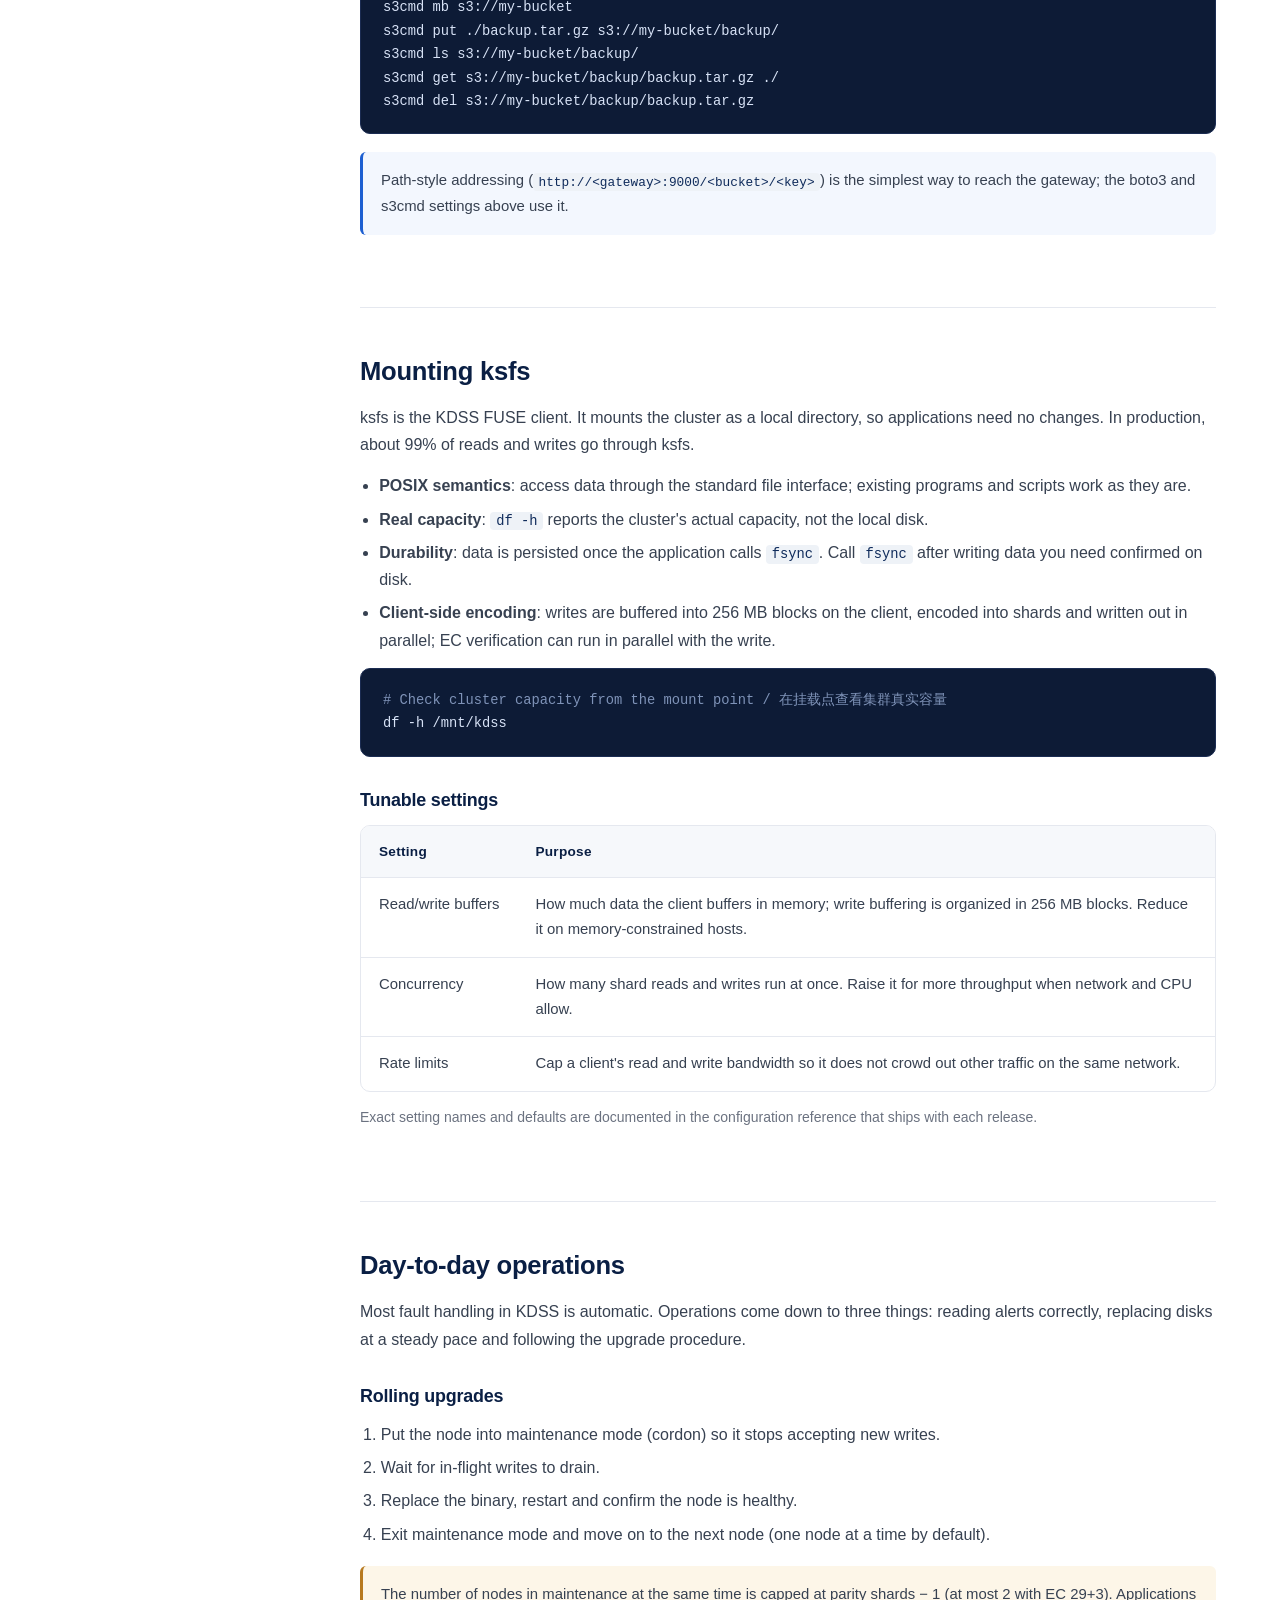
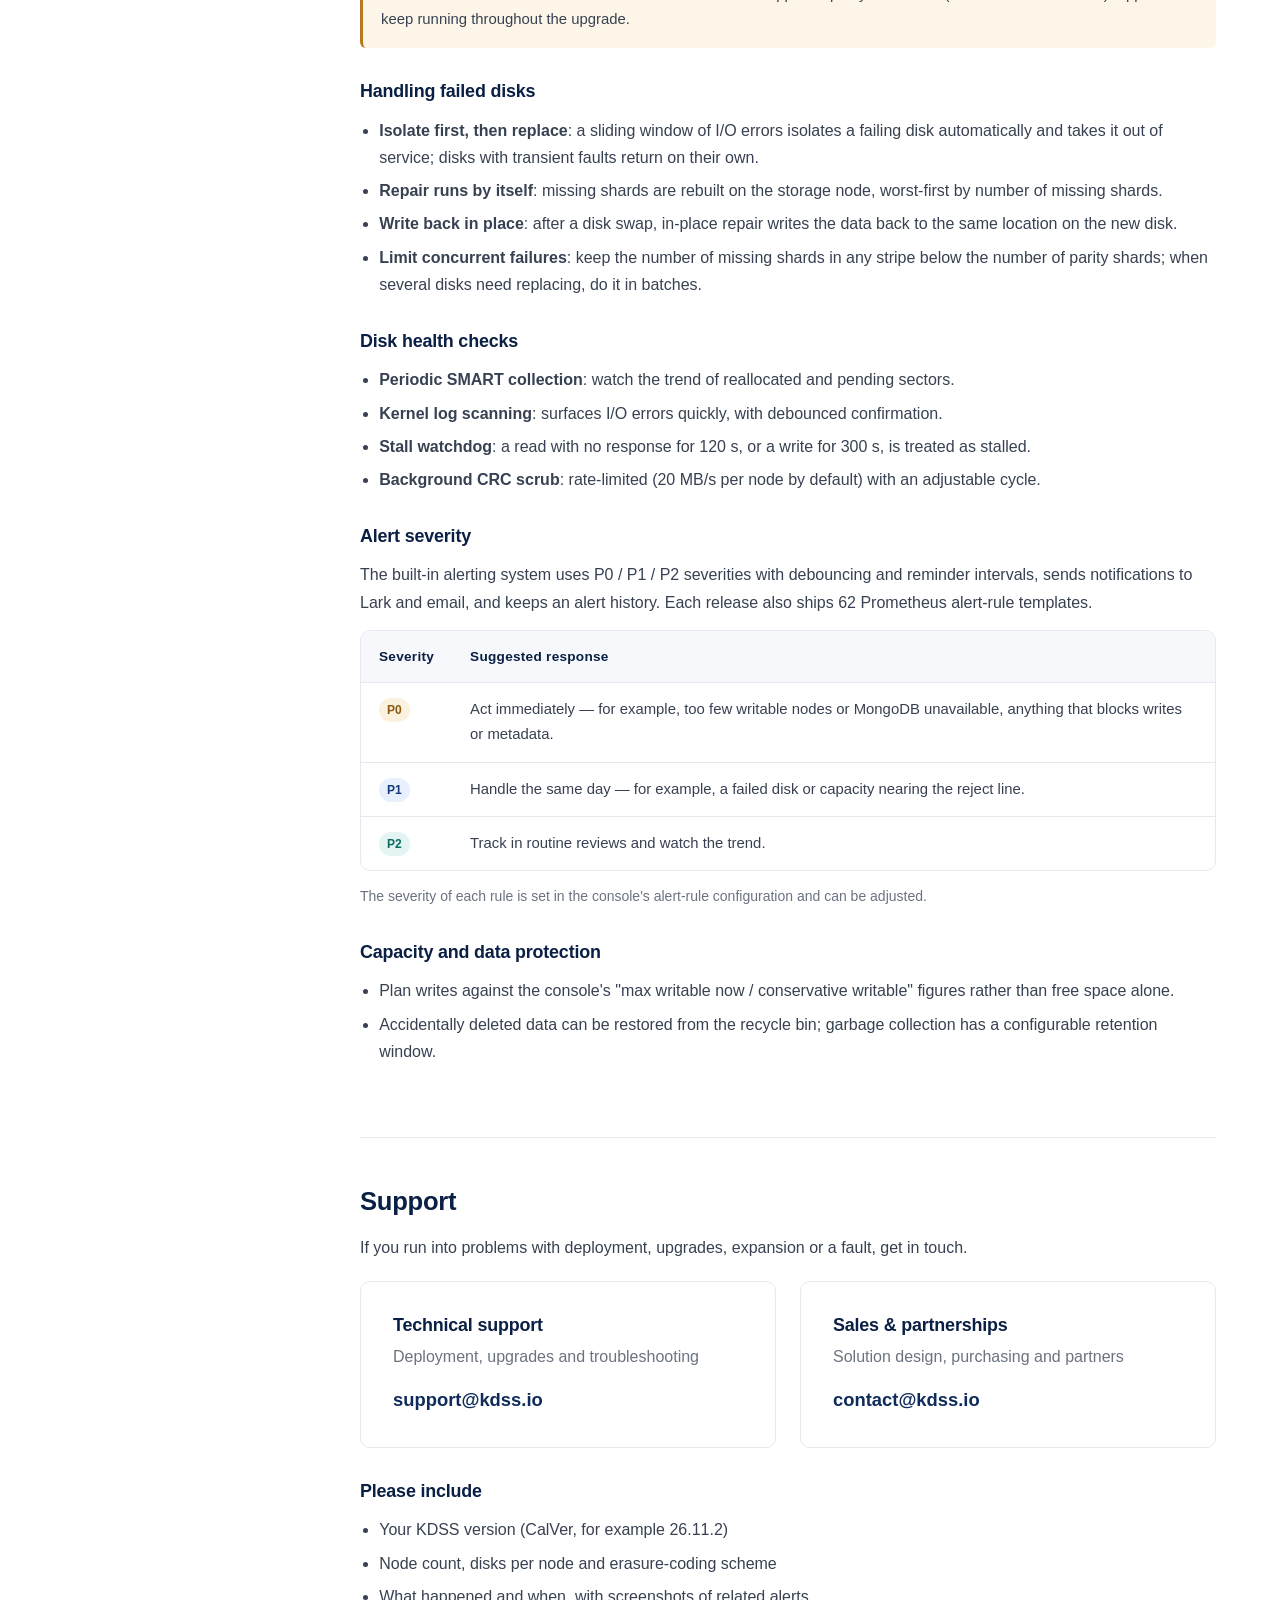
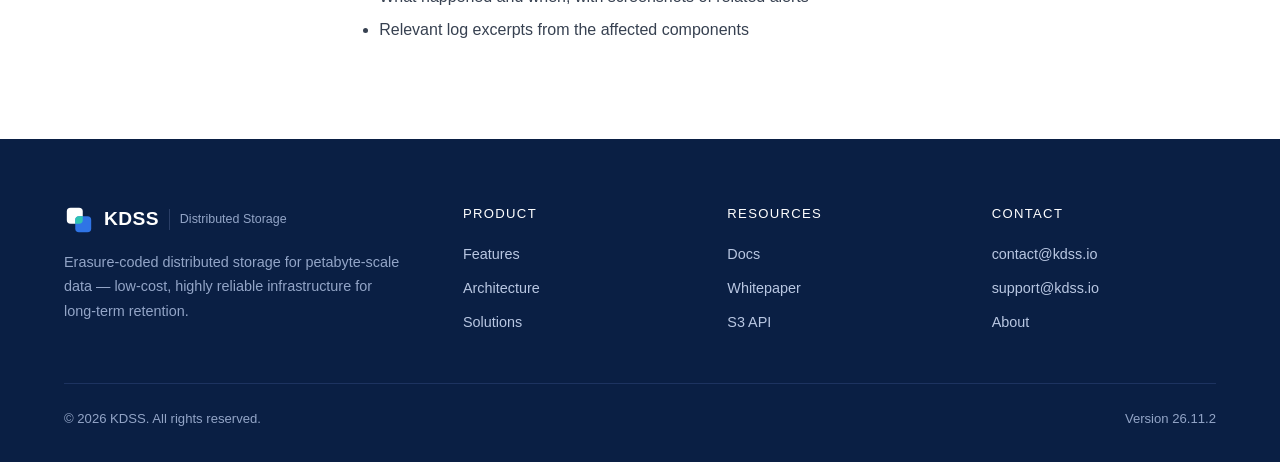
<file: docs.html>
<!DOCTYPE html>
<html lang="en" class="no-js">
<head>
<meta charset="utf-8">
<meta name="viewport" content="width=device-width, initial-scale=1">
<title>Docs — KDSS Distributed Storage</title>
<meta name="description" content="KDSS documentation: deployment workflow, recommended hardware, capacity planning and erasure-coding schemes, S3-compatible API examples (AWS CLI, boto3, s3cmd), ksfs mounting and day-to-day operations.">
<link rel="icon" href="favicon.ico?v=26.11.2" sizes="32x32">
<link rel="icon" href="images/favicon.svg?v=26.11.2" type="image/svg+xml">
<link rel="apple-touch-icon" href="apple-touch-icon.png?v=26.11.2">
<link rel="canonical" href="https://www.kdss.io/docs.html">
<link rel="alternate" hreflang="en" href="https://www.kdss.io/docs.html">
<link rel="alternate" hreflang="zh-CN" href="https://www.kdss.io/zh/docs.html">
<link rel="alternate" hreflang="x-default" href="https://www.kdss.io/docs.html">
<meta property="og:type" content="website">
<meta property="og:site_name" content="KDSS">
<meta property="og:locale" content="en_US">
<meta property="og:title" content="Docs — KDSS Distributed Storage">
<meta property="og:description" content="KDSS documentation: deployment workflow, recommended hardware, capacity planning and erasure-coding schemes, S3-compatible API examples (AWS CLI, boto3, s3cmd), ksfs mounting and day-to-day operations.">
<meta property="og:url" content="https://www.kdss.io/docs.html">
<meta property="og:image" content="https://www.kdss.io/images/og-en.png">
<meta property="og:image:width" content="1200">
<meta property="og:image:height" content="630">
<meta name="twitter:card" content="summary_large_image">
<meta name="twitter:title" content="Docs — KDSS Distributed Storage">
<meta name="twitter:description" content="KDSS documentation: deployment workflow, recommended hardware, capacity planning and erasure-coding schemes, S3-compatible API examples (AWS CLI, boto3, s3cmd), ksfs mounting and day-to-day operations.">
<meta name="twitter:image" content="https://www.kdss.io/images/og-en.png">
<link rel="stylesheet" href="css/site.css?v=26.11.2">
<link rel="stylesheet" href="css/pages/docs.css?v=26.11.2">
</head>
<body>
<a class="skip-link" href="#main">Skip to content</a>

<header class="site-header">
  <div class="container">
    <a class="brand" href="./"><img src="images/logo.svg?v=26.11.2" alt="" width="30" height="30">KDSS<small>Distributed Storage</small></a>
    <nav class="nav" id="site-nav" aria-label="Main navigation">
      <a href="./">Home</a>
      <a href="features.html">Product</a>
      <a href="solutions.html">Solutions</a>
      <a href="architecture.html">Architecture</a>
      <a href="docs.html" aria-current="page">Docs</a>
      <a href="about.html">About</a>
      <a class="btn btn-primary nav-contact" href="#support">Contact us</a>
    </nav>
    <div class="nav-actions">
      <div class="lang"><a href="zh/docs.html" hreflang="zh-CN">中</a><span>EN</span></div>
      <a class="btn btn-primary btn-sm" href="#support">Contact us</a>
    </div>
    <button class="menu-btn" aria-controls="site-nav" aria-label="Menu" aria-expanded="false"><span></span></button>
  </div>
</header>

<main id="main" tabindex="-1">

<section class="page-hero">
  <div class="container">
    <p class="breadcrumb"><a href="./">Home</a> / Docs</p>
    <h1>Documentation</h1>
    <p class="lead">Deployment workflow, hardware and capacity planning, S3 and FUSE access, and day-to-day operations. This page covers workflows and concepts; the installation guide and full configuration reference ship with each release and are available from support.</p>
  </div>
</section>

<div class="container docs-wrap">
  <div class="docs">
    <details class="docs-toc">
      <summary>On this page</summary>
      <nav aria-label="On this page">
        <a href="#quickstart">Deployment</a>
        <a href="#hardware">Hardware</a>
        <a href="#capacity">Capacity planning</a>
        <a href="#s3">S3-compatible API</a>
        <a href="#fuse">Mounting ksfs</a>
        <a href="#operations">Day-to-day operations</a>
        <a href="#support">Support</a>
      </nav>
    </details>
    <nav class="docs-nav" aria-label="Documentation">
      <div class="group">Get started</div>
      <a href="#quickstart" class="active">Deployment</a>
      <a href="#hardware">Hardware</a>
      <a href="#capacity">Capacity planning</a>
      <div class="group">Access</div>
      <a href="#s3">S3-compatible API</a>
      <a href="#fuse">Mounting ksfs</a>
      <div class="group">Operations</div>
      <a href="#operations">Day-to-day operations</a>
      <a href="#support">Support</a>
    </nav>

    <article class="prose">

      <!-- Deployment -->
      <section id="quickstart">
        <h2>Deployment overview</h2>
        <p>A KDSS cluster is deployed in five stages. Finish and verify each stage before moving on to the next.</p>
        <div class="steps">
          <div class="step">
            <h3 class="h4">Prepare the MongoDB replica set</h3>
            <p>Metadata and Master leader election both rely on the MongoDB replica set, which acknowledges writes by majority. Run the replica-set members on SSD.</p>
          </div>
          <div class="step">
            <h3 class="h4">Deploy the Masters</h3>
            <p>A typical deployment runs 5 Masters, which can share hosts with Storage on nodes whose system disk is RAID1. All Masters connect to the same replica set and elect a leader automatically. Default ports: gRPC 6700, metrics 6701.</p>
          </div>
          <div class="step">
            <h3 class="h4">Format and start Storage</h3>
            <p>Data disks are handed to KDSS as JBOD pass-through. Formatting writes the primary and backup superblocks and the disk identity (node ID, disk ID, disk UUID) at the start of each disk, so later slot moves or device renames are recognized automatically.</p>
            <p>Start the storage service (default ports: gRPC 6800, metrics 6801); the node and its disks then appear in the console.</p>
          </div>
          <div class="step">
            <h3 class="h4">Initialize the administrator</h3>
            <p>Open the web console (default port 8081) and create the administrator account. Add storage_admin or readonly users as needed and configure alert channels (Lark or email).</p>
          </div>
          <div class="step">
            <h3 class="h4">Mount ksfs or configure S3</h3>
            <p>For file workloads, mount ksfs on the application hosts. For object workloads, create a bucket and access keys in the console and connect through the S3 gateway (default port 9000).</p>
          </div>
        </div>
        <div class="callout">The erasure-coding scheme is selected automatically from the node count (5+2 / 9+2 / 18+3 / 29+3). If you plan to use a higher-density scheme, confirm it with support before deployment.</div>
      </section>

      <!-- Hardware -->
      <section id="hardware">
        <span id="requirements" class="anchor-alias" aria-hidden="true"></span>
        <h2>Recommended hardware</h2>
        <p>The configuration below comes from production. Redundancy is provided across nodes by erasure coding, so data disks do not need RAID.</p>
        <div class="table-wrap">
          <table class="table kv">
            <thead><tr><th>Item</th><th>Recommendation</th></tr></thead>
            <tbody>
              <tr><td>Data disks</td><td>36 × 16 TB enterprise HDDs per node, JBOD pass-through</td></tr>
              <tr><td>CPU</td><td>20-core-class Xeon</td></tr>
              <tr><td>Memory</td><td>64 GB</td></tr>
              <tr><td>Network</td><td>2 × 10 GbE bonded (20 Gbps)</td></tr>
              <tr><td>System disk</td><td>RAID1</td></tr>
              <tr><td>Master</td><td>Typically 5, co-located with Storage on nodes with a RAID1 system disk</td></tr>
              <tr><td>MongoDB</td><td>Replica set on SSD</td></tr>
            </tbody>
          </table>
        </div>
        <h3>Minimum cluster size</h3>
        <p>At least <strong>8 nodes</strong>, using EC 5+2. More nodes unlock higher schemes with better storage efficiency; the minimum node count for each scheme is listed in the <a href="#ec-table">scheme table</a> below.</p>
      </section>

      <!-- Capacity -->
      <section id="capacity">
        <h2>Capacity planning</h2>
        <p>Plan usable capacity with both the erasure-coding overhead and the cluster's usable watermark in mind:</p>
        <div class="formula">Usable capacity = Raw capacity × Efficiency × Usable watermark<small>Raw capacity = nodes × disks per node × disk size; Efficiency = k ÷ (k + m)</small></div>
        <ul>
          <li><strong>Efficiency</strong>: k is the number of data shards and m the number of parity shards. For 29+3, efficiency is 29 ÷ 32 ≈ 90.6%.</li>
          <li><strong>Usable watermark</strong>: at the cluster reject line (99% by default) new writes stop and only repair continues, so plan with 99% as the ceiling.</li>
          <li>Deleted data still in the recycle bin keeps using space until its freeze period and retention window have passed.</li>
        </ul>

        <h3>Worked examples</h3>
        <div class="table-wrap">
          <table class="table compact">
            <thead><tr><th>Nodes × disks × size</th><th>Scheme</th><th class="num">Raw (TB)</th><th class="num">Usable (TB)</th></tr></thead>
            <tbody>
              <tr><td>8 × 36 × 16 TB</td><td>5+2</td><td class="num">4,608</td><td class="num">≈ 3,259</td></tr>
              <tr><td>12 × 36 × 16 TB</td><td>9+2</td><td class="num">6,912</td><td class="num">≈ 5,599</td></tr>
              <tr><td>22 × 36 × 16 TB</td><td>18+3</td><td class="num">12,672</td><td class="num">≈ 10,753</td></tr>
              <tr><td>33 × 36 × 16 TB</td><td>29+3</td><td class="num">19,008</td><td class="num">≈ 17,054</td></tr>
            </tbody>
          </table>
        </div>
        <p class="small muted">Last row: 19,008 TB × 29/32 × 99% ≈ 17,054 TB.</p>
        <div class="callout">Disk sizes use the vendor's decimal TB. Operating systems and <code>df</code> usually report binary units (TiB), which read about 9% lower. The console's "max writable now / conservative writable" figures combine the reject line, per-node headroom and placement constraints into a live writable estimate.</div>

        <h3 id="ec-table">Erasure-coding schemes</h3>
        <div class="table-wrap">
          <table class="table compact">
            <thead><tr><th>Scheme</th><th>Mode</th><th class="num">Min. nodes</th><th class="num">Efficiency</th><th class="num">Tolerates</th></tr></thead>
            <tbody>
              <tr><td>5+2</td><td>Auto</td><td class="num">8</td><td class="num">71.4%</td><td class="num">2</td></tr>
              <tr><td>9+2</td><td>Auto</td><td class="num">12</td><td class="num">81.8%</td><td class="num">2</td></tr>
              <tr><td>18+3</td><td>Auto</td><td class="num">22</td><td class="num">85.7%</td><td class="num">3</td></tr>
              <tr class="highlight"><td><strong>29+3</strong></td><td>Auto</td><td class="num">33</td><td class="num">90.6%</td><td class="num">3</td></tr>
              <tr><td>19+3</td><td>Manual</td><td class="num">23</td><td class="num">86.4%</td><td class="num">3</td></tr>
              <tr><td>21+3</td><td>Manual</td><td class="num">25</td><td class="num">87.5%</td><td class="num">3</td></tr>
              <tr><td>22+3</td><td>Manual</td><td class="num">26</td><td class="num">88.0%</td><td class="num">3</td></tr>
              <tr><td>31+3</td><td>Manual</td><td class="num">35</td><td class="num">91.2%</td><td class="num">3</td></tr>
              <tr><td>31+2</td><td>Manual</td><td class="num">34</td><td class="num">93.9%</td><td class="num">2</td></tr>
            </tbody>
          </table>
        </div>
        <p class="small muted">"Tolerates" is the number of shards (disks or nodes) a stripe can lose at the same time. Automatic schemes follow the node count and are conservative defaults. For manual schemes, the minimum node count is the total number of shards plus one.</p>
        <div class="callout warn"><strong>31+2 has only 2 parity shards.</strong> It tolerates fewer failures than the 3-parity schemes, so any delay in replacing a failed disk adds risk directly. Use it with care.</div>
        <div class="callout"><strong>Recommendation: prefer a 3-parity scheme.</strong> Rolling upgrades proceed one node at a time by default, and the number of nodes in maintenance at once is capped at parity shards − 1; a 3-parity scheme lets you service two nodes together while still leaving headroom for an unexpected failure. Where possible, plan for 22 nodes or more. For reference, a single cluster is about 18 PB raw (36 nodes × 36 × 14 TB drives).</div>
      </section>

      <!-- S3 -->
      <section id="s3">
        <span id="s3api" class="anchor-alias" aria-hidden="true"></span>
        <h2>S3-compatible API</h2>
        <p>The S3 gateway listens on port <code>9000</code> by default and supports the core S3 API. Verified clients: AWS CLI, boto3 and s3cmd (configured as shown in this section). Requests are signed with AWS SigV4; clients use path-style addressing with region <code>us-east-1</code>. Create access keys under "Buckets &amp; access keys" in the web console. Replace <code>&lt;gateway&gt;</code> in the examples with your gateway address.</p>

        <h3>Supported operations</h3>
        <div class="table-wrap">
          <table class="table kv">
            <thead><tr><th>Category</th><th>Operations</th></tr></thead>
            <tbody>
              <tr><td>Bucket</td><td>ListBuckets, CreateBucket, DeleteBucket, HeadBucket, ListObjectsV2</td></tr>
              <tr><td>Object</td><td>PutObject, GetObject (including Range), HeadObject, DeleteObject, CopyObject</td></tr>
              <tr><td>Multipart upload</td><td>CreateMultipartUpload, UploadPart, CompleteMultipartUpload, AbortMultipartUpload, ListParts, ListMultipartUploads</td></tr>
            </tbody>
          </table>
        </div>
        <ul>
          <li>Large objects are streamed: up to 64 MB is buffered whole, anything larger is streamed in segments, so gateway memory use stays bounded.</li>
          <li>If you need S3 features beyond this list, please check with support first.</li>
        </ul>

        <h3>AWS CLI</h3>
<pre><span class="c"># Configure access keys (created in the web console) / 配置访问密钥（在 Web 控制台创建）</span>
aws configure set aws_access_key_id     &lt;ACCESS_KEY&gt;
aws configure set aws_secret_access_key &lt;SECRET_KEY&gt;
aws configure set region us-east-1
EP=http://&lt;gateway&gt;:9000

<span class="c"># Create and list buckets / 创建并列出 Bucket</span>
aws --endpoint-url $EP s3 mb s3://my-bucket
aws --endpoint-url $EP s3 ls

<span class="c"># Upload and download; large files use multipart upload automatically</span>
<span class="c"># 上传与下载；大文件自动走分段上传</span>
aws --endpoint-url $EP s3 cp ./video.mp4 s3://my-bucket/media/video.mp4
aws --endpoint-url $EP s3 cp s3://my-bucket/media/video.mp4 ./video.mp4
aws --endpoint-url $EP s3 ls s3://my-bucket/media/

<span class="c"># Read the first 1 MiB only (Range) / 只读取前 1 MiB（范围读）</span>
aws --endpoint-url $EP s3api get-object --bucket my-bucket \
    --key media/video.mp4 --range bytes=0-1048575 head.bin

<span class="c"># Delete an object / 删除对象</span>
aws --endpoint-url $EP s3 rm s3://my-bucket/media/video.mp4</pre>

        <h3>Python (boto3)</h3>
<pre>import boto3
from botocore.config import Config

s3 = boto3.client(
    "s3",
    endpoint_url="http://&lt;gateway&gt;:9000",
    aws_access_key_id="&lt;ACCESS_KEY&gt;",
    aws_secret_access_key="&lt;SECRET_KEY&gt;",
    region_name="us-east-1",
    config=Config(s3={"addressing_style": "path"}),
)

<span class="c"># Create a bucket and upload (multipart for large files) / 创建 Bucket 并上传（大文件自动分段）</span>
s3.create_bucket(Bucket="my-bucket")
s3.upload_file("dataset.tar", "my-bucket", "raw/dataset.tar")

<span class="c"># List objects under a prefix / 按前缀列出对象</span>
for obj in s3.list_objects_v2(Bucket="my-bucket", Prefix="raw/").get("Contents", []):
    print(obj["Key"], obj["Size"])

<span class="c"># Range read, server-side copy, delete / 范围读、服务端复制、删除</span>
part = s3.get_object(Bucket="my-bucket", Key="raw/dataset.tar", Range="bytes=0-1023")["Body"].read()
s3.copy_object(Bucket="my-bucket", Key="raw/dataset-copy.tar",
               CopySource={"Bucket": "my-bucket", "Key": "raw/dataset.tar"})
s3.delete_object(Bucket="my-bucket", Key="raw/dataset-copy.tar")</pre>

        <h3>s3cmd</h3>
        <p class="code-title">~/.s3cfg</p>
<pre>[default]
access_key = &lt;ACCESS_KEY&gt;
secret_key = &lt;SECRET_KEY&gt;
host_base = &lt;gateway&gt;:9000
host_bucket = &lt;gateway&gt;:9000
use_https = False
signature_v2 = False</pre>
<pre><span class="c"># Bucket and object operations / Bucket 与对象操作</span>
s3cmd mb s3://my-bucket
s3cmd put ./backup.tar.gz s3://my-bucket/backup/
s3cmd ls s3://my-bucket/backup/
s3cmd get s3://my-bucket/backup/backup.tar.gz ./
s3cmd del s3://my-bucket/backup/backup.tar.gz</pre>
        <div class="callout">Path-style addressing (<code>http://&lt;gateway&gt;:9000/&lt;bucket&gt;/&lt;key&gt;</code>) is the simplest way to reach the gateway; the boto3 and s3cmd settings above use it.</div>
      </section>

      <!-- FUSE -->
      <section id="fuse">
        <h2>Mounting ksfs</h2>
        <p>ksfs is the KDSS FUSE client. It mounts the cluster as a local directory, so applications need no changes. In production, about 99% of reads and writes go through ksfs.</p>
        <ul>
          <li><strong>POSIX semantics</strong>: access data through the standard file interface; existing programs and scripts work as they are.</li>
          <li><strong>Real capacity</strong>: <code>df -h</code> reports the cluster's actual capacity, not the local disk.</li>
          <li><strong>Durability</strong>: data is persisted once the application calls <code>fsync</code>. Call <code>fsync</code> after writing data you need confirmed on disk.</li>
          <li><strong>Client-side encoding</strong>: writes are buffered into 256 MB blocks on the client, encoded into shards and written out in parallel; EC verification can run in parallel with the write.</li>
        </ul>
<pre><span class="c"># Check cluster capacity from the mount point / 在挂载点查看集群真实容量</span>
df -h /mnt/kdss</pre>
        <h3 id="config">Tunable settings</h3>
        <div class="table-wrap">
          <table class="table kv">
            <thead><tr><th>Setting</th><th>Purpose</th></tr></thead>
            <tbody>
              <tr><td>Read/write buffers</td><td>How much data the client buffers in memory; write buffering is organized in 256 MB blocks. Reduce it on memory-constrained hosts.</td></tr>
              <tr><td>Concurrency</td><td>How many shard reads and writes run at once. Raise it for more throughput when network and CPU allow.</td></tr>
              <tr><td>Rate limits</td><td>Cap a client's read and write bandwidth so it does not crowd out other traffic on the same network.</td></tr>
            </tbody>
          </table>
        </div>
        <p class="small muted">Exact setting names and defaults are documented in the configuration reference that ships with each release.</p>
      </section>

      <!-- Operations -->
      <section id="operations">
        <h2>Day-to-day operations</h2>
        <p>Most fault handling in KDSS is automatic. Operations come down to three things: reading alerts correctly, replacing disks at a steady pace and following the upgrade procedure.</p>

        <h3>Rolling upgrades</h3>
        <ol>
          <li>Put the node into maintenance mode (cordon) so it stops accepting new writes.</li>
          <li>Wait for in-flight writes to drain.</li>
          <li>Replace the binary, restart and confirm the node is healthy.</li>
          <li>Exit maintenance mode and move on to the next node (one node at a time by default).</li>
        </ol>
        <div class="callout warn">The number of nodes in maintenance at the same time is capped at parity shards − 1 (at most 2 with EC 29+3). Applications keep running throughout the upgrade.</div>

        <h3>Handling failed disks</h3>
        <ul>
          <li><strong>Isolate first, then replace</strong>: a sliding window of I/O errors isolates a failing disk automatically and takes it out of service; disks with transient faults return on their own.</li>
          <li><strong>Repair runs by itself</strong>: missing shards are rebuilt on the storage node, worst-first by number of missing shards.</li>
          <li><strong>Write back in place</strong>: after a disk swap, in-place repair writes the data back to the same location on the new disk.</li>
          <li><strong>Limit concurrent failures</strong>: keep the number of missing shards in any stripe below the number of parity shards; when several disks need replacing, do it in batches.</li>
        </ul>

        <h3>Disk health checks</h3>
        <ul>
          <li><strong>Periodic SMART collection</strong>: watch the trend of reallocated and pending sectors.</li>
          <li><strong>Kernel log scanning</strong>: surfaces I/O errors quickly, with debounced confirmation.</li>
          <li><strong>Stall watchdog</strong>: a read with no response for 120 s, or a write for 300 s, is treated as stalled.</li>
          <li><strong>Background CRC scrub</strong>: rate-limited (20 MB/s per node by default) with an adjustable cycle.</li>
        </ul>

        <h3>Alert severity</h3>
        <p>The built-in alerting system uses P0 / P1 / P2 severities with debouncing and reminder intervals, sends notifications to Lark and email, and keeps an alert history. Each release also ships 62 Prometheus alert-rule templates.</p>
        <div class="table-wrap">
          <table class="table kv">
            <thead><tr><th>Severity</th><th>Suggested response</th></tr></thead>
            <tbody>
              <tr><td><span class="tag amber">P0</span></td><td>Act immediately — for example, too few writable nodes or MongoDB unavailable, anything that blocks writes or metadata.</td></tr>
              <tr><td><span class="tag">P1</span></td><td>Handle the same day — for example, a failed disk or capacity nearing the reject line.</td></tr>
              <tr><td><span class="tag teal">P2</span></td><td>Track in routine reviews and watch the trend.</td></tr>
            </tbody>
          </table>
        </div>
        <p class="small muted">The severity of each rule is set in the console's alert-rule configuration and can be adjusted.</p>

        <h3>Capacity and data protection</h3>
        <ul>
          <li>Plan writes against the console's "max writable now / conservative writable" figures rather than free space alone.</li>
          <li>Accidentally deleted data can be restored from the recycle bin; garbage collection has a configurable retention window.</li>
        </ul>
      </section>

      <!-- Support -->
      <section id="support">
        <h2>Support</h2>
        <p>If you run into problems with deployment, upgrades, expansion or a fault, get in touch.</p>
        <div class="contact-cards">
          <div class="contact-card"><h3>Technical support</h3><p class="muted">Deployment, upgrades and troubleshooting</p><a class="mail" href="mailto:support@kdss.io">support@kdss.io</a></div>
          <div class="contact-card"><h3>Sales &amp; partnerships</h3><p class="muted">Solution design, purchasing and partners</p><a class="mail" href="mailto:contact@kdss.io">contact@kdss.io</a></div>
        </div>
        <h3>Please include</h3>
        <ul>
          <li>Your KDSS version (CalVer, for example 26.11.2)</li>
          <li>Node count, disks per node and erasure-coding scheme</li>
          <li>What happened and when, with screenshots of related alerts</li>
          <li>Relevant log excerpts from the affected components</li>
        </ul>
      </section>

    </article>
  </div>
</div>

<div style="height:96px"></div>

</main>

<footer class="site-footer">
  <div class="container">
    <div class="cols">
      <div>
        <a class="brand" href="./"><img src="images/logo-light.svg?v=26.11.2" alt="" width="30" height="30">KDSS<small>Distributed Storage</small></a>
        <p>Erasure-coded distributed storage for petabyte-scale data — low-cost, highly reliable infrastructure for long-term retention.</p>
      </div>
      <div><p class="footer-title">Product</p><ul><li><a href="features.html">Features</a></li><li><a href="architecture.html">Architecture</a></li><li><a href="solutions.html">Solutions</a></li></ul></div>
      <div><p class="footer-title">Resources</p><ul><li><a href="docs.html">Docs</a></li><li><a href="downloads/kdss-whitepaper-en.pdf">Whitepaper</a></li><li><a href="docs.html#s3">S3 API</a></li></ul></div>
      <div><p class="footer-title">Contact</p><ul><li><a href="mailto:contact@kdss.io">contact@kdss.io</a></li><li><a href="mailto:support@kdss.io">support@kdss.io</a></li><li><a href="about.html">About</a></li></ul></div>
    </div>
    <div class="legal"><span>© 2026 KDSS. All rights reserved.</span><span>Version 26.11.2</span></div>
  </div>
</footer>

<script src="js/site.js?v=26.11.2"></script>
</body>
</html>
</file>
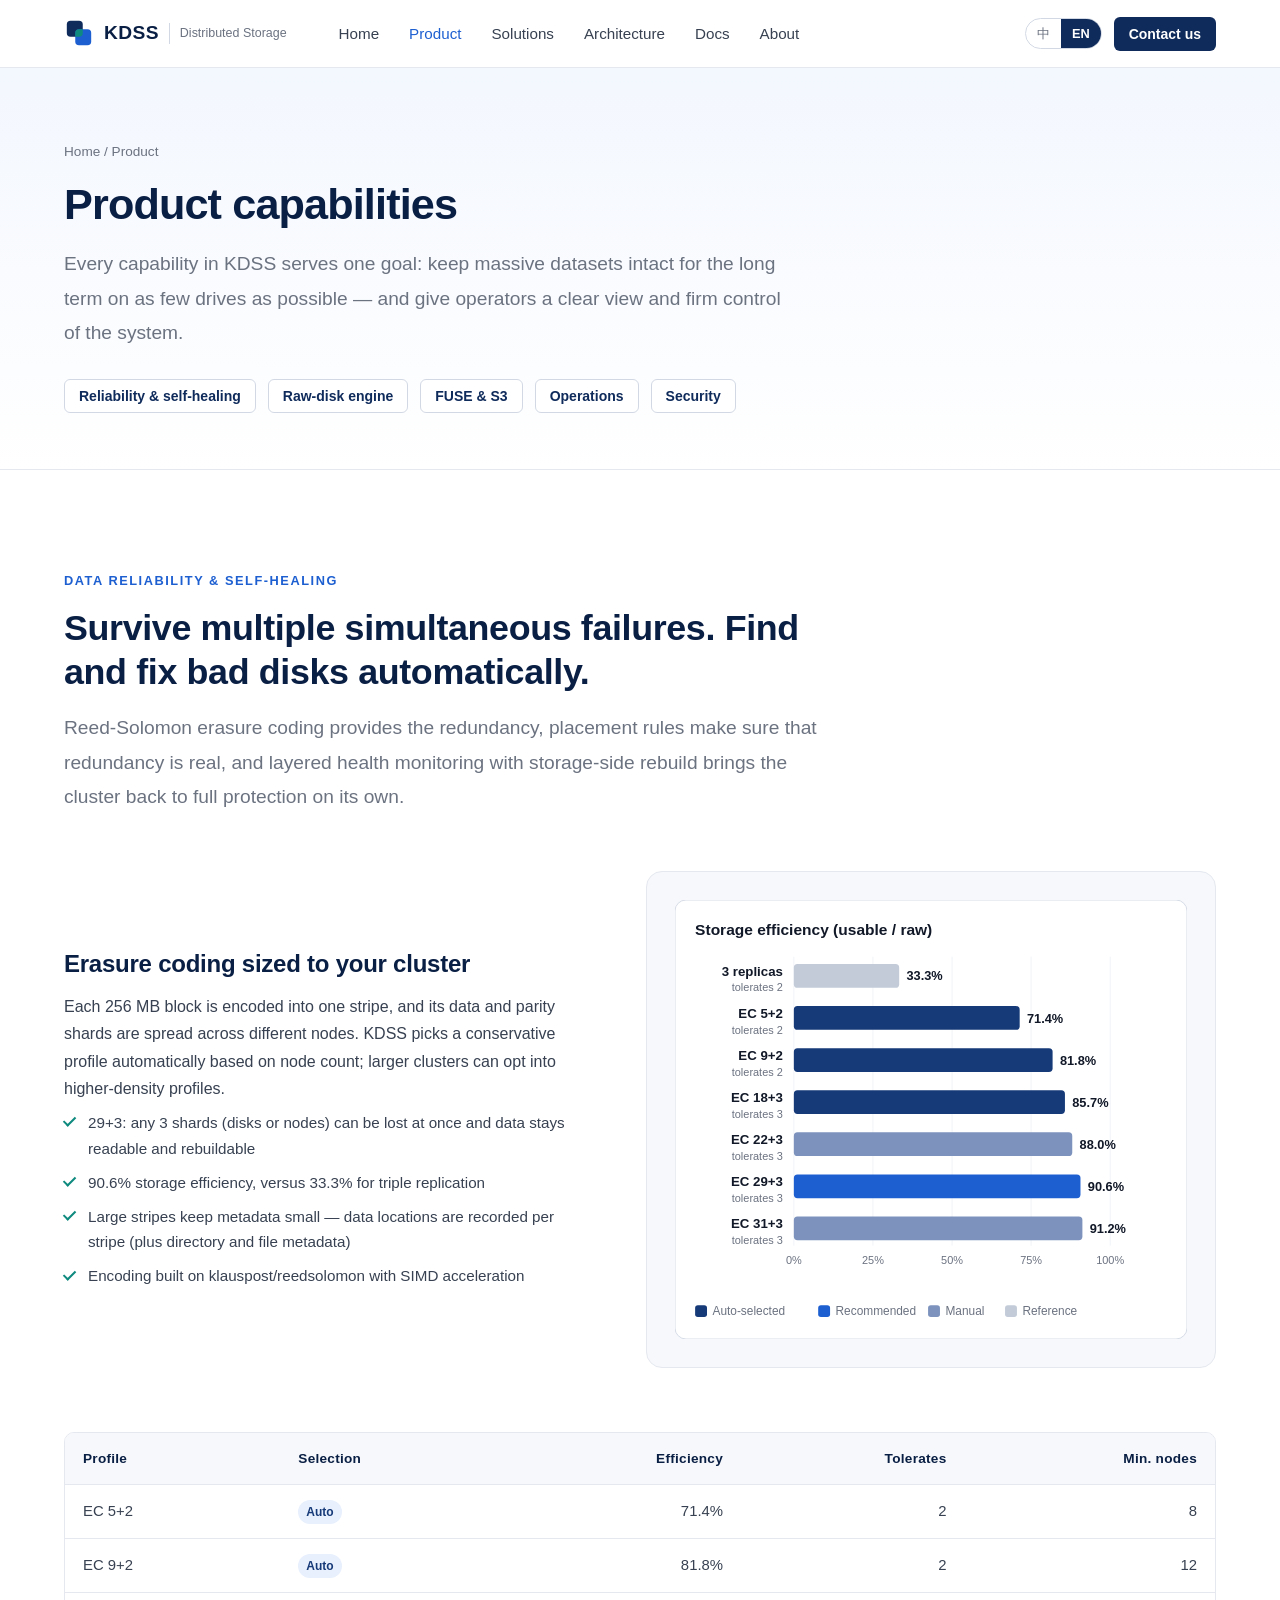
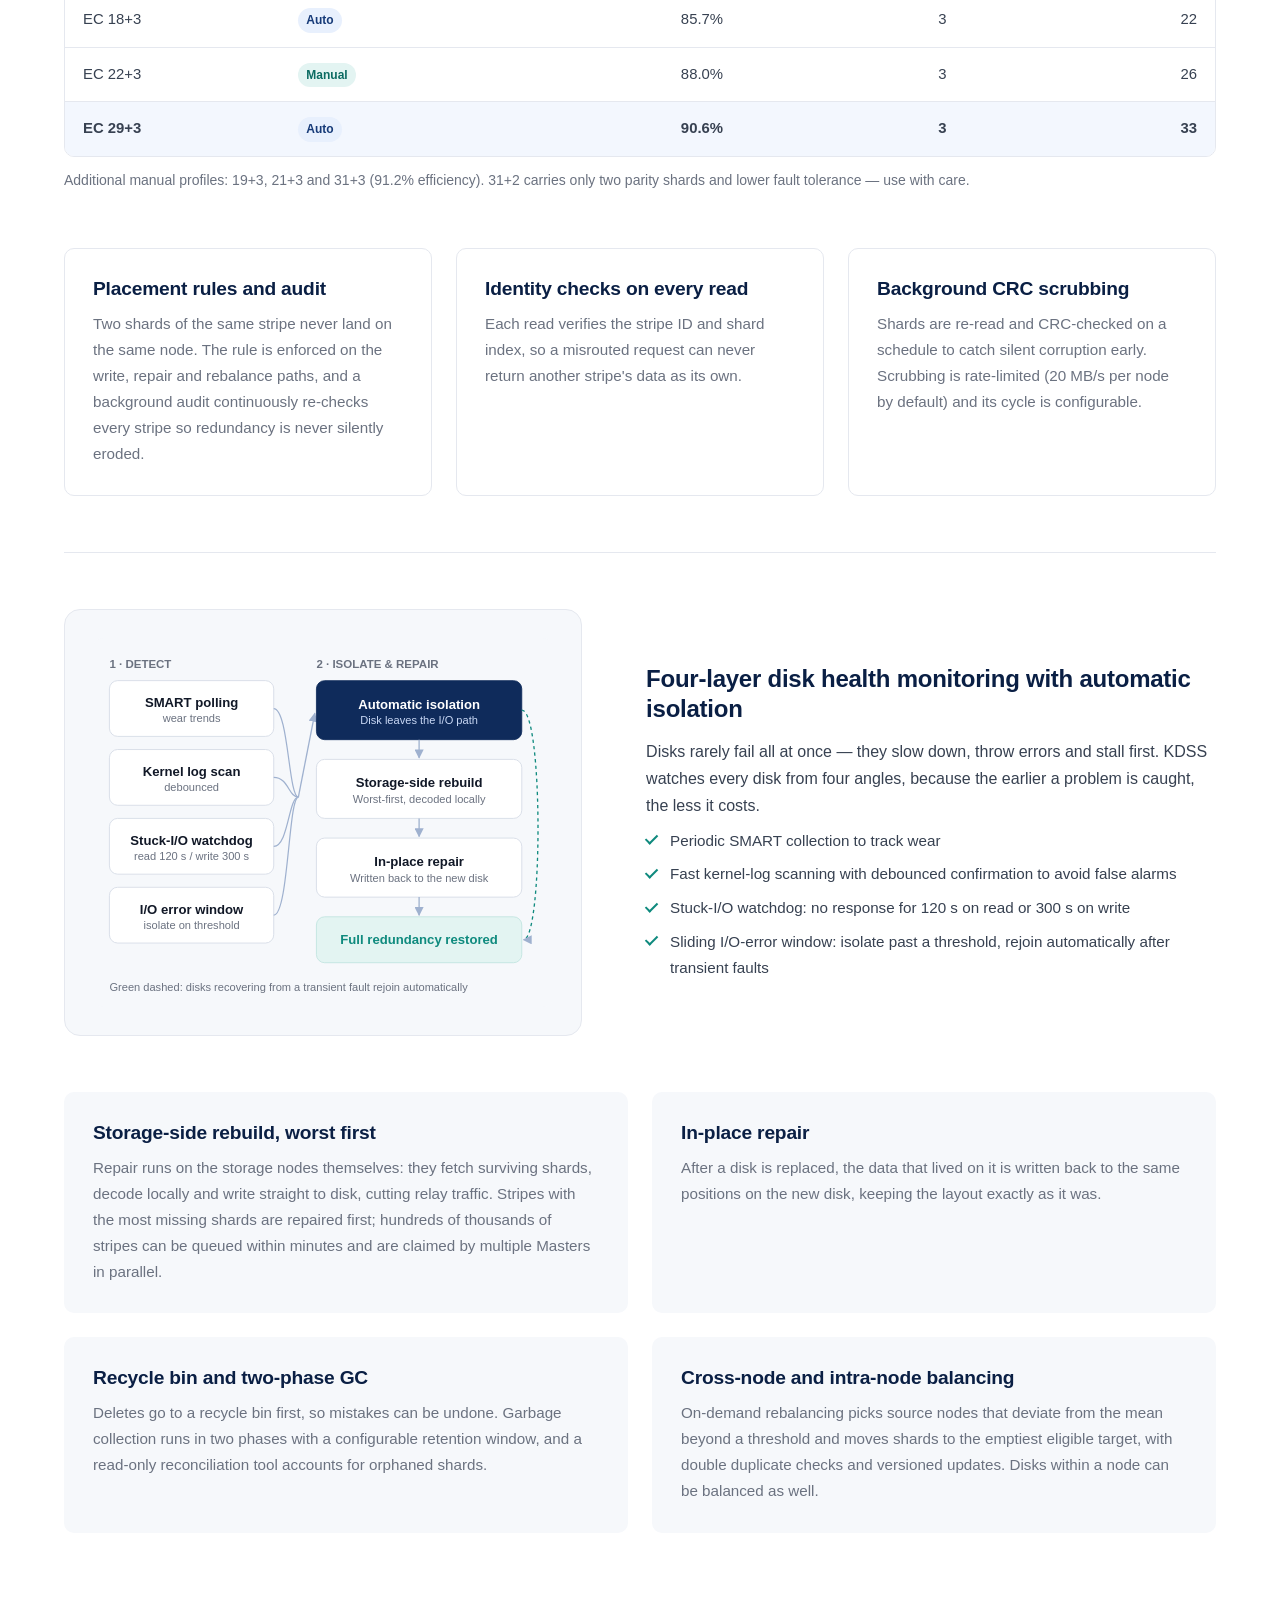
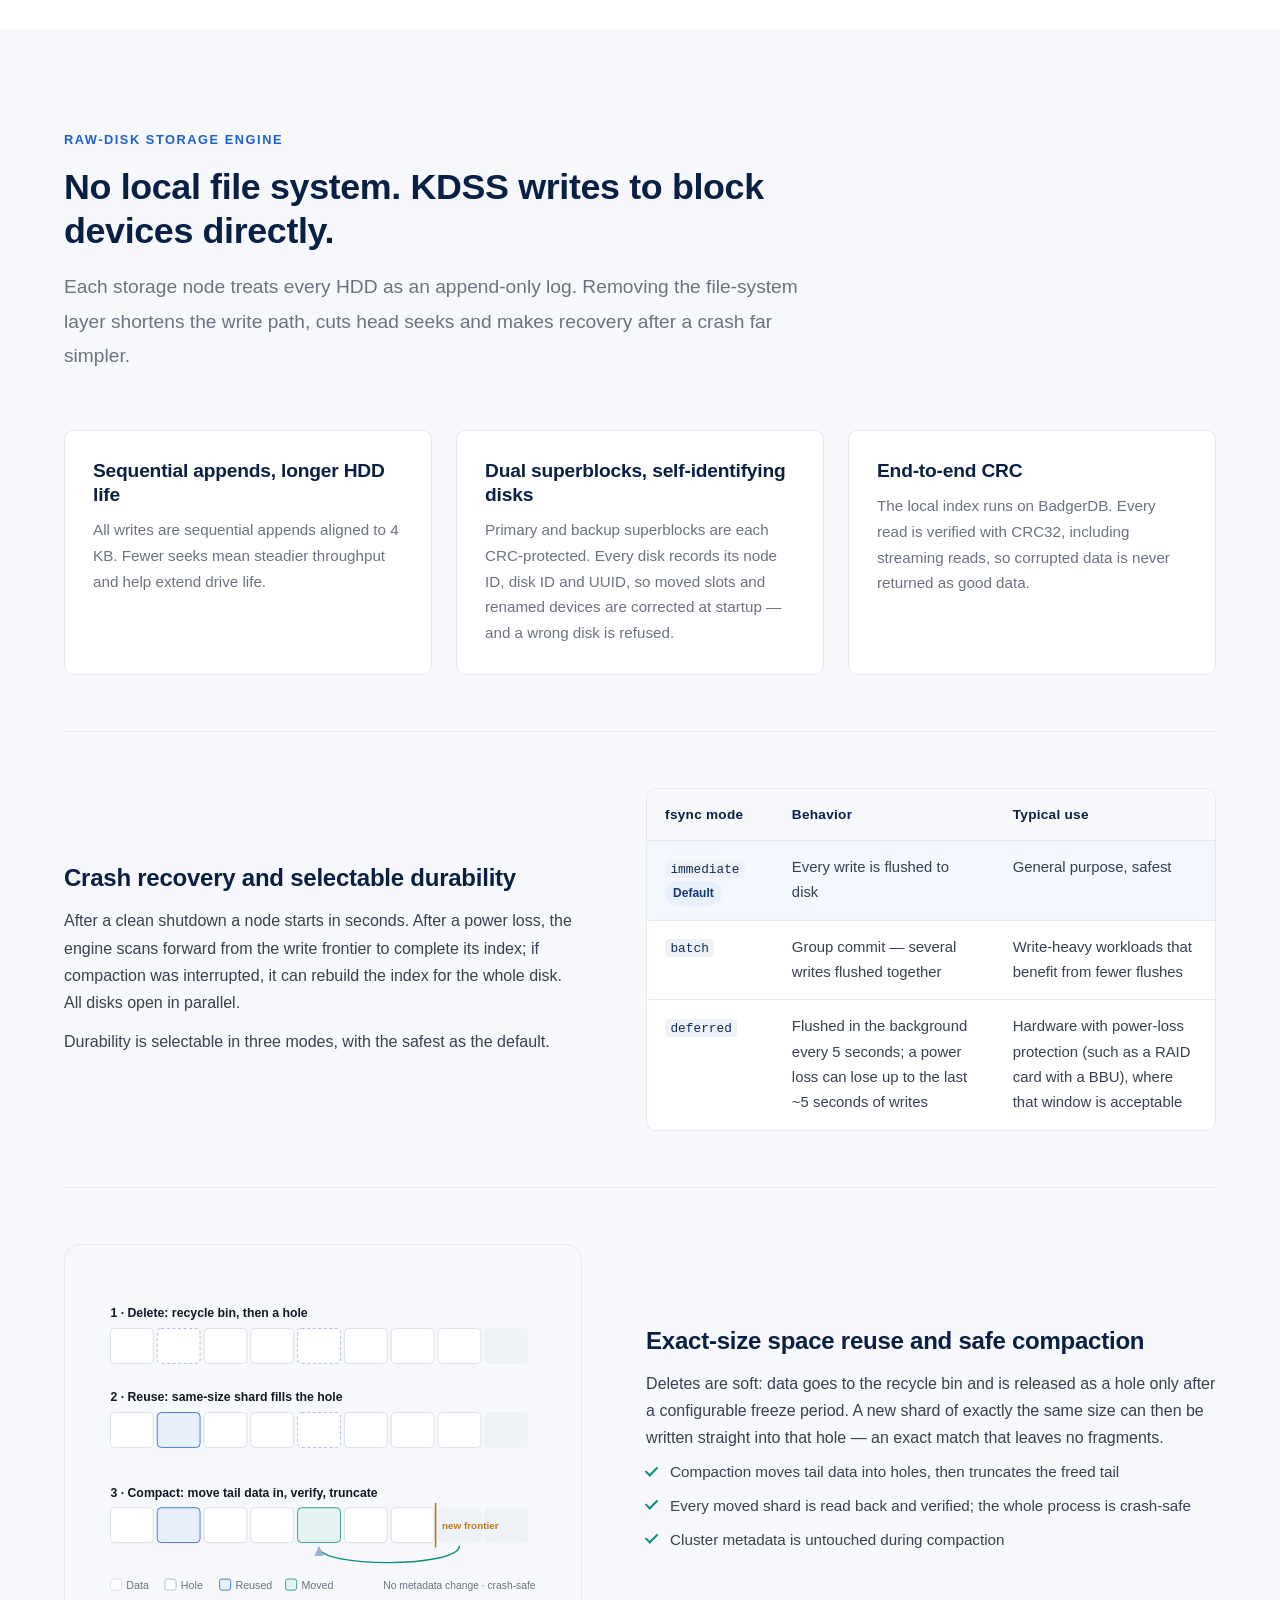
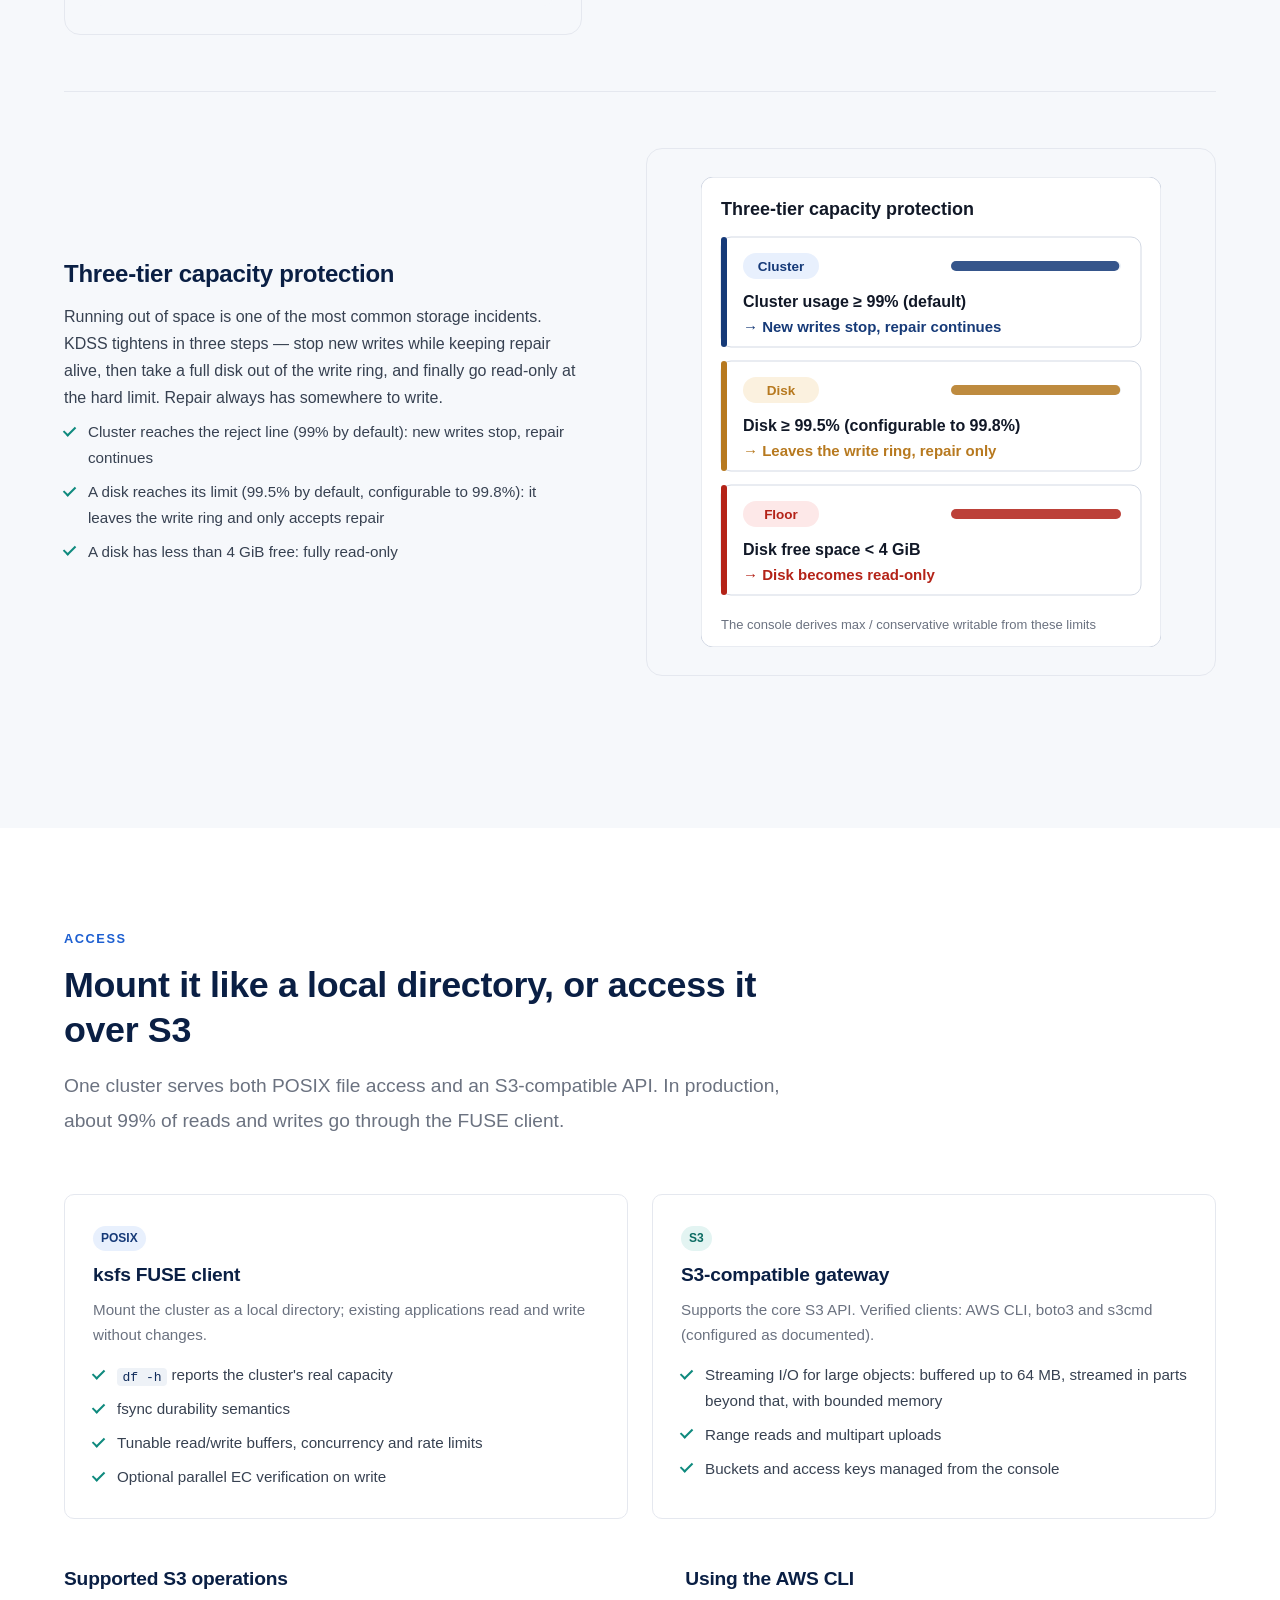
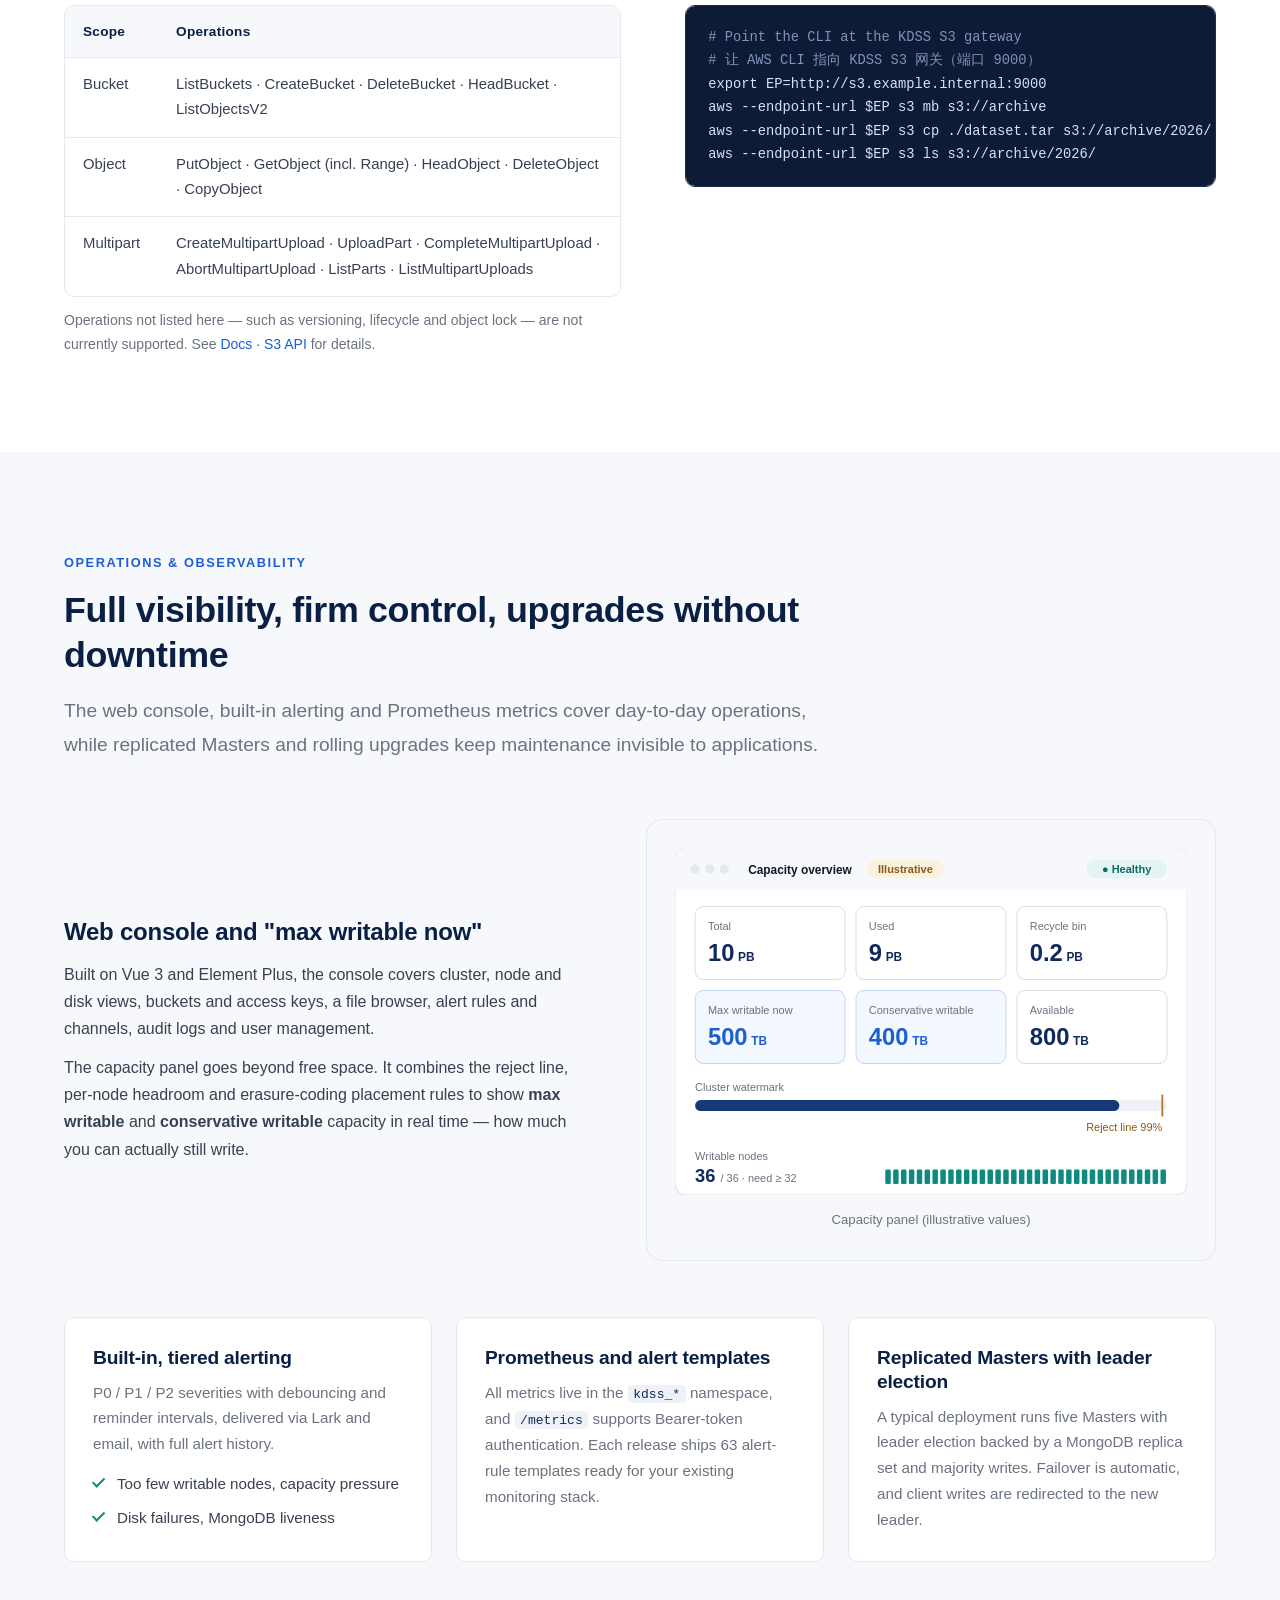
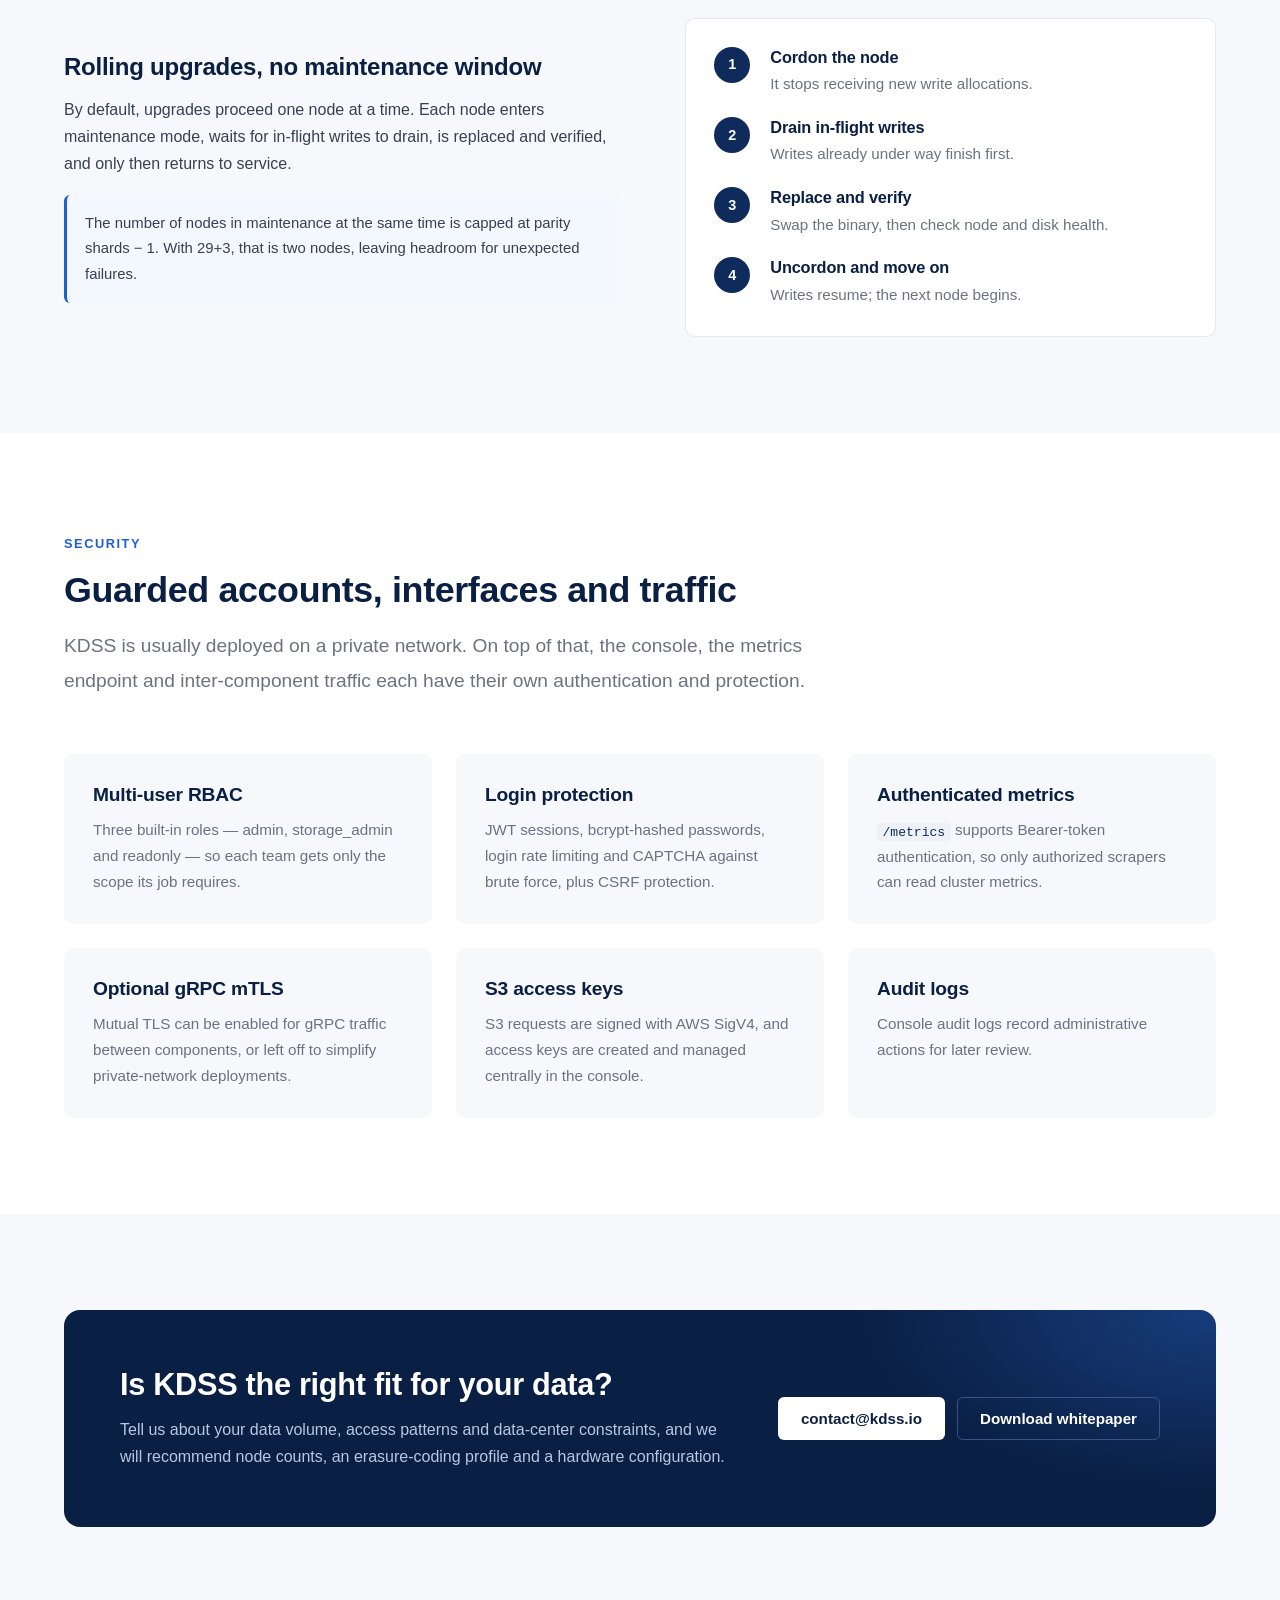
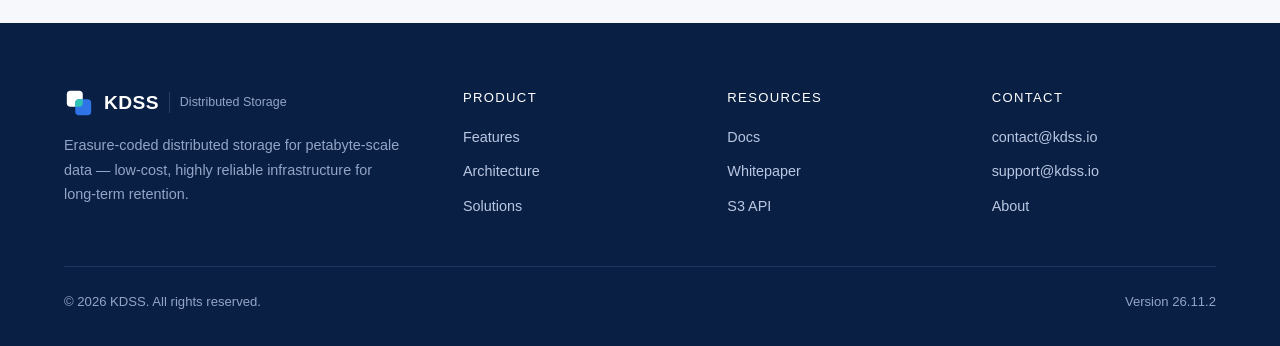
<file: features.html>
<!DOCTYPE html>
<html lang="en" class="no-js">
<head>
<meta charset="utf-8">
<meta name="viewport" content="width=device-width, initial-scale=1">
<title>Product — KDSS Distributed Storage</title>
<meta name="description" content="KDSS capabilities: erasure coding and self-healing, a raw-disk storage engine, FUSE and S3 access, a web console with built-in alerting, and role-based security.">
<link rel="icon" href="favicon.ico?v=26.11.2" sizes="32x32">
<link rel="icon" href="images/favicon.svg?v=26.11.2" type="image/svg+xml">
<link rel="apple-touch-icon" href="apple-touch-icon.png?v=26.11.2">
<link rel="canonical" href="https://www.kdss.io/features.html">
<link rel="alternate" hreflang="en" href="https://www.kdss.io/features.html">
<link rel="alternate" hreflang="zh-CN" href="https://www.kdss.io/zh/features.html">
<link rel="alternate" hreflang="x-default" href="https://www.kdss.io/features.html">
<meta property="og:type" content="website">
<meta property="og:site_name" content="KDSS">
<meta property="og:locale" content="en_US">
<meta property="og:title" content="Product — KDSS Distributed Storage">
<meta property="og:description" content="KDSS capabilities: erasure coding and self-healing, a raw-disk storage engine, FUSE and S3 access, a web console with built-in alerting, and role-based security.">
<meta property="og:url" content="https://www.kdss.io/features.html">
<meta property="og:image" content="https://www.kdss.io/images/og-en.png">
<meta property="og:image:width" content="1200">
<meta property="og:image:height" content="630">
<meta name="twitter:card" content="summary_large_image">
<meta name="twitter:title" content="Product — KDSS Distributed Storage">
<meta name="twitter:description" content="KDSS capabilities: erasure coding and self-healing, a raw-disk storage engine, FUSE and S3 access, a web console with built-in alerting, and role-based security.">
<meta name="twitter:image" content="https://www.kdss.io/images/og-en.png">
<link rel="stylesheet" href="css/site.css?v=26.11.2">
<link rel="stylesheet" href="css/pages/features.css?v=26.11.2">
</head>
<body>
<a class="skip-link" href="#main">Skip to content</a>

<header class="site-header">
  <div class="container">
    <a class="brand" href="./"><img src="images/logo.svg?v=26.11.2" alt="" width="30" height="30">KDSS<small>Distributed Storage</small></a>
    <nav class="nav" id="site-nav" aria-label="Main navigation">
      <a href="./">Home</a>
      <a href="features.html" aria-current="page">Product</a>
      <a href="solutions.html">Solutions</a>
      <a href="architecture.html">Architecture</a>
      <a href="docs.html">Docs</a>
      <a href="about.html">About</a>
      <a class="btn btn-primary nav-contact" href="#contact">Contact us</a>
    </nav>
    <div class="nav-actions">
      <div class="lang"><a href="zh/features.html" hreflang="zh-CN">中</a><span>EN</span></div>
      <a class="btn btn-primary btn-sm" href="#contact">Contact us</a>
    </div>
    <button class="menu-btn" aria-controls="site-nav" aria-label="Menu" aria-expanded="false"><span></span></button>
  </div>
</header>

<main id="main" tabindex="-1">

<section class="page-hero">
  <div class="container">
    <div class="breadcrumb"><a href="./">Home</a> / Product</div>
    <h1>Product capabilities</h1>
    <p class="lead">Every capability in KDSS serves one goal: keep massive datasets intact for the long term on as few drives as possible — and give operators a clear view and firm control of the system.</p>
    <div class="actions" style="margin-top:28px">
      <a class="btn btn-outline btn-sm" href="#reliability">Reliability &amp; self-healing</a>
      <a class="btn btn-outline btn-sm" href="#engine">Raw-disk engine</a>
      <a class="btn btn-outline btn-sm" href="#access">FUSE &amp; S3</a>
      <a class="btn btn-outline btn-sm" href="#operations">Operations</a>
      <a class="btn btn-outline btn-sm" href="#security">Security</a>
    </div>
  </div>
</section>

<!-- Reliability & self-healing -->
<section class="section" id="reliability">
  <div class="container">
    <div class="section-head">
      <span class="eyebrow">Data reliability &amp; self-healing</span>
      <h2>Survive multiple simultaneous failures. Find and fix bad disks automatically.</h2>
      <p class="lead">Reed-Solomon erasure coding provides the redundancy, placement rules make sure that redundancy is real, and layered health monitoring with storage-side rebuild brings the cluster back to full protection on its own.</p>
    </div>

    <div class="feature-row">
      <div>
        <h3>Erasure coding sized to your cluster</h3>
        <p>Each 256 MB block is encoded into one stripe, and its data and parity shards are spread across different nodes. KDSS picks a conservative profile automatically based on node count; larger clusters can opt into higher-density profiles.</p>
        <ul class="ticks">
          <li>29+3: any 3 shards (disks or nodes) can be lost at once and data stays readable and rebuildable</li>
          <li>90.6% storage efficiency, versus 33.3% for triple replication</li>
          <li>Large stripes keep metadata small — data locations are recorded per stripe (plus directory and file metadata)</li>
          <li>Encoding built on klauspost/reedsolomon with SIMD acceleration</li>
        </ul>
      </div>
      <figure class="figure reveal">
        <img loading="lazy" src="images/ec-efficiency-en.svg" alt="Storage efficiency by profile: 3 replicas 33.3%, 5+2 71.4%, 9+2 81.8%, 18+3 85.7%, 22+3 88.0%, 29+3 90.6%, 31+3 91.2%" width="560" height="480">
      </figure>
    </div>

    <div class="table-wrap reveal" style="margin-top:8px">
      <table class="table">
        <thead><tr><th>Profile</th><th>Selection</th><th class="num">Efficiency</th><th class="num">Tolerates</th><th class="num">Min. nodes</th></tr></thead>
        <tbody>
          <tr><td>EC 5+2</td><td><span class="tag">Auto</span></td><td class="num">71.4%</td><td class="num">2</td><td class="num">8</td></tr>
          <tr><td>EC 9+2</td><td><span class="tag">Auto</span></td><td class="num">81.8%</td><td class="num">2</td><td class="num">12</td></tr>
          <tr><td>EC 18+3</td><td><span class="tag">Auto</span></td><td class="num">85.7%</td><td class="num">3</td><td class="num">22</td></tr>
          <tr><td>EC 22+3</td><td><span class="tag teal">Manual</span></td><td class="num">88.0%</td><td class="num">3</td><td class="num">26</td></tr>
          <tr class="highlight"><td><strong>EC 29+3</strong></td><td><span class="tag">Auto</span></td><td class="num"><strong>90.6%</strong></td><td class="num"><strong>3</strong></td><td class="num"><strong>33</strong></td></tr>
        </tbody>
      </table>
    </div>
    <p class="small muted" style="margin-top:12px">Additional manual profiles: 19+3, 21+3 and 31+3 (91.2% efficiency). 31+2 carries only two parity shards and lower fault tolerance — use with care.</p>

    <div class="grid grid-3" style="margin-top:56px">
      <article class="card reveal">
        <h3>Placement rules and audit</h3>
        <p>Two shards of the same stripe never land on the same node. The rule is enforced on the write, repair and rebalance paths, and a background audit continuously re-checks every stripe so redundancy is never silently eroded.</p>
      </article>
      <article class="card reveal">
        <h3>Identity checks on every read</h3>
        <p>Each read verifies the stripe ID and shard index, so a misrouted request can never return another stripe's data as its own.</p>
      </article>
      <article class="card reveal">
        <h3>Background CRC scrubbing</h3>
        <p>Shards are re-read and CRC-checked on a schedule to catch silent corruption early. Scrubbing is rate-limited (20 MB/s per node by default) and its cycle is configurable.</p>
      </article>
    </div>

    <div class="feature-row reverse" style="margin-top:56px">
      <div>
        <h3>Four-layer disk health monitoring with automatic isolation</h3>
        <p>Disks rarely fail all at once — they slow down, throw errors and stall first. KDSS watches every disk from four angles, because the earlier a problem is caught, the less it costs.</p>
        <ul class="ticks">
          <li>Periodic SMART collection to track wear</li>
          <li>Fast kernel-log scanning with debounced confirmation to avoid false alarms</li>
          <li>Stuck-I/O watchdog: no response for 120 s on read or 300 s on write</li>
          <li>Sliding I/O-error window: isolate past a threshold, rejoin automatically after transient faults</li>
        </ul>
      </div>
      <figure class="figure reveal">
        <img loading="lazy" src="images/disk-health-en.svg" alt="Four detection layers lead to automatic isolation, storage-side rebuild and in-place repair, restoring full redundancy" width="560" height="450">
      </figure>
    </div>

    <div class="grid grid-2">
      <div class="card card-flat reveal">
        <h3>Storage-side rebuild, worst first</h3>
        <p>Repair runs on the storage nodes themselves: they fetch surviving shards, decode locally and write straight to disk, cutting relay traffic. Stripes with the most missing shards are repaired first; hundreds of thousands of stripes can be queued within minutes and are claimed by multiple Masters in parallel.</p>
      </div>
      <div class="card card-flat reveal">
        <h3>In-place repair</h3>
        <p>After a disk is replaced, the data that lived on it is written back to the same positions on the new disk, keeping the layout exactly as it was.</p>
      </div>
      <div class="card card-flat reveal">
        <h3>Recycle bin and two-phase GC</h3>
        <p>Deletes go to a recycle bin first, so mistakes can be undone. Garbage collection runs in two phases with a configurable retention window, and a read-only reconciliation tool accounts for orphaned shards.</p>
      </div>
      <div class="card card-flat reveal">
        <h3>Cross-node and intra-node balancing</h3>
        <p>On-demand rebalancing picks source nodes that deviate from the mean beyond a threshold and moves shards to the emptiest eligible target, with double duplicate checks and versioned updates. Disks within a node can be balanced as well.</p>
      </div>
    </div>
  </div>
</section>

<!-- Raw-disk engine -->
<section class="section section-alt" id="engine">
  <div class="container">
    <div class="section-head">
      <span class="eyebrow">Raw-disk storage engine</span>
      <h2>No local file system. KDSS writes to block devices directly.</h2>
      <p class="lead">Each storage node treats every HDD as an append-only log. Removing the file-system layer shortens the write path, cuts head seeks and makes recovery after a crash far simpler.</p>
    </div>

    <div class="grid grid-3">
      <article class="card reveal">
        <h3>Sequential appends, longer HDD life</h3>
        <p>All writes are sequential appends aligned to 4 KB. Fewer seeks mean steadier throughput and help extend drive life.</p>
      </article>
      <article class="card reveal">
        <h3>Dual superblocks, self-identifying disks</h3>
        <p>Primary and backup superblocks are each CRC-protected. Every disk records its node ID, disk ID and UUID, so moved slots and renamed devices are corrected at startup — and a wrong disk is refused.</p>
      </article>
      <article class="card reveal">
        <h3>End-to-end CRC</h3>
        <p>The local index runs on BadgerDB. Every read is verified with CRC32, including streaming reads, so corrupted data is never returned as good data.</p>
      </article>
    </div>

    <div class="feature-row" style="margin-top:56px">
      <div>
        <h3>Crash recovery and selectable durability</h3>
        <p>After a clean shutdown a node starts in seconds. After a power loss, the engine scans forward from the write frontier to complete its index; if compaction was interrupted, it can rebuild the index for the whole disk. All disks open in parallel.</p>
        <p style="margin-top:12px">Durability is selectable in three modes, with the safest as the default.</p>
      </div>
      <div class="table-wrap reveal">
        <table class="table">
          <thead><tr><th>fsync mode</th><th>Behavior</th><th>Typical use</th></tr></thead>
          <tbody>
            <tr class="highlight"><td><code>immediate</code> <span class="tag">Default</span></td><td>Every write is flushed to disk</td><td>General purpose, safest</td></tr>
            <tr><td><code>batch</code></td><td>Group commit — several writes flushed together</td><td>Write-heavy workloads that benefit from fewer flushes</td></tr>
            <tr><td><code>deferred</code></td><td>Flushed in the background every 5 seconds; a power loss can lose up to the last ~5 seconds of writes</td><td>Hardware with power-loss protection (such as a RAID card with a BBU), where that window is acceptable</td></tr>
          </tbody>
        </table>
      </div>
    </div>

    <div class="feature-row reverse">
      <div>
        <h3>Exact-size space reuse and safe compaction</h3>
        <p>Deletes are soft: data goes to the recycle bin and is released as a hole only after a configurable freeze period. A new shard of exactly the same size can then be written straight into that hole — an exact match that leaves no fragments.</p>
        <ul class="ticks">
          <li>Compaction moves tail data into holes, then truncates the freed tail</li>
          <li>Every moved shard is read back and verified; the whole process is crash-safe</li>
          <li>Cluster metadata is untouched during compaction</li>
        </ul>
      </div>
      <figure class="figure reveal">
        <img loading="lazy" src="images/hole-reuse-en.svg" alt="Deletes leave holes, same-size shards reuse them, and compaction moves tail data into holes before truncating" width="580" height="420">
      </figure>
    </div>

    <div class="feature-row">
      <div>
        <h3>Three-tier capacity protection</h3>
        <p>Running out of space is one of the most common storage incidents. KDSS tightens in three steps — stop new writes while keeping repair alive, then take a full disk out of the write ring, and finally go read-only at the hard limit. Repair always has somewhere to write.</p>
        <ul class="ticks">
          <li>Cluster reaches the reject line (99% by default): new writes stop, repair continues</li>
          <li>A disk reaches its limit (99.5% by default, configurable to 99.8%): it leaves the write ring and only accepts repair</li>
          <li>A disk has less than 4 GiB free: fully read-only</li>
        </ul>
      </div>
      <figure class="figure reveal">
        <img loading="lazy" src="images/capacity-guard-en.svg" alt="Three-tier capacity protection: cluster at 99% stops new writes; a disk at 99.5% leaves the write ring; a disk under 4 GiB free becomes read-only" width="460" height="470">
      </figure>
    </div>
  </div>
</section>

<!-- FUSE & S3 -->
<section class="section" id="access">
  <div class="container">
    <div class="section-head">
      <span class="eyebrow">Access</span>
      <h2>Mount it like a local directory, or access it over S3</h2>
      <p class="lead">One cluster serves both POSIX file access and an S3-compatible API. In production, about 99% of reads and writes go through the FUSE client.</p>
    </div>

    <div class="grid grid-2">
      <article class="card reveal">
        <span class="tag">POSIX</span>
        <h3 style="margin-top:12px">ksfs FUSE client</h3>
        <p>Mount the cluster as a local directory; existing applications read and write without changes.</p>
        <ul class="ticks">
          <li><code>df -h</code> reports the cluster's real capacity</li>
          <li>fsync durability semantics</li>
          <li>Tunable read/write buffers, concurrency and rate limits</li>
          <li>Optional parallel EC verification on write</li>
        </ul>
      </article>
      <article class="card reveal">
        <span class="tag teal">S3</span>
        <h3 style="margin-top:12px">S3-compatible gateway</h3>
        <p>Supports the core S3 API. Verified clients: AWS CLI, boto3 and s3cmd (configured as documented).</p>
        <ul class="ticks">
          <li>Streaming I/O for large objects: buffered up to 64 MB, streamed in parts beyond that, with bounded memory</li>
          <li>Range reads and multipart uploads</li>
          <li>Buckets and access keys managed from the console</li>
        </ul>
      </article>
    </div>

    <div class="split" style="margin-top:48px;align-items:start">
      <div>
        <h3 style="margin-bottom:14px">Supported S3 operations</h3>
        <div class="table-wrap reveal">
          <table class="table api-table">
            <thead><tr><th>Scope</th><th>Operations</th></tr></thead>
            <tbody>
              <tr><td>Bucket</td><td>ListBuckets · CreateBucket · DeleteBucket · HeadBucket · ListObjectsV2</td></tr>
              <tr><td>Object</td><td>PutObject · GetObject (incl. Range) · HeadObject · DeleteObject · CopyObject</td></tr>
              <tr><td>Multipart</td><td>CreateMultipartUpload · UploadPart · CompleteMultipartUpload · AbortMultipartUpload · ListParts · ListMultipartUploads</td></tr>
            </tbody>
          </table>
        </div>
        <p class="small muted" style="margin-top:12px">Operations not listed here — such as versioning, lifecycle and object lock — are not currently supported. See <a href="docs.html#s3">Docs · S3 API</a> for details.</p>
      </div>
      <div>
        <h3 style="margin-bottom:14px">Using the AWS CLI</h3>
        <pre><span class="c"># Point the CLI at the KDSS S3 gateway</span>
<span class="c"># 让 AWS CLI 指向 KDSS S3 网关（端口 9000）</span>
export EP=http://s3.example.internal:9000
aws --endpoint-url $EP s3 mb s3://archive
aws --endpoint-url $EP s3 cp ./dataset.tar s3://archive/2026/
aws --endpoint-url $EP s3 ls s3://archive/2026/</pre>
      </div>
    </div>
  </div>
</section>

<!-- Operations -->
<section class="section section-alt" id="operations">
  <div class="container">
    <div class="section-head">
      <span class="eyebrow">Operations &amp; observability</span>
      <h2>Full visibility, firm control, upgrades without downtime</h2>
      <p class="lead">The web console, built-in alerting and Prometheus metrics cover day-to-day operations, while replicated Masters and rolling upgrades keep maintenance invisible to applications.</p>
    </div>

    <div class="feature-row">
      <div>
        <h3>Web console and "max writable now"</h3>
        <p>Built on Vue 3 and Element Plus, the console covers cluster, node and disk views, buckets and access keys, a file browser, alert rules and channels, audit logs and user management.</p>
        <p style="margin-top:12px">The capacity panel goes beyond free space. It combines the reject line, per-node headroom and erasure-coding placement rules to show <strong>max writable</strong> and <strong>conservative writable</strong> capacity in real time — how much you can actually still write.</p>
      </div>
      <figure class="figure reveal">
        <img loading="lazy" src="images/console-capacity-en.svg" alt="Console capacity panel: total, used, recycle bin, max writable and conservative writable" width="560" height="380">
        <figcaption>Capacity panel (illustrative values)</figcaption>
      </figure>
    </div>

    <div class="grid grid-3">
      <article class="card reveal">
        <h3>Built-in, tiered alerting</h3>
        <p>P0 / P1 / P2 severities with debouncing and reminder intervals, delivered via Lark and email, with full alert history.</p>
        <ul class="ticks">
          <li>Too few writable nodes, capacity pressure</li>
          <li>Disk failures, MongoDB liveness</li>
        </ul>
      </article>
      <article class="card reveal">
        <h3>Prometheus and alert templates</h3>
        <p>All metrics live in the <code>kdss_*</code> namespace, and <code>/metrics</code> supports Bearer-token authentication. Each release ships 63 alert-rule templates ready for your existing monitoring stack.</p>
      </article>
      <article class="card reveal">
        <h3>Replicated Masters with leader election</h3>
        <p>A typical deployment runs five Masters with leader election backed by a MongoDB replica set and majority writes. Failover is automatic, and client writes are redirected to the new leader.</p>
      </article>
    </div>

    <div class="split" style="margin-top:56px">
      <div>
        <h3 style="font-size:1.5rem;margin-bottom:14px">Rolling upgrades, no maintenance window</h3>
        <p>By default, upgrades proceed one node at a time. Each node enters maintenance mode, waits for in-flight writes to drain, is replaced and verified, and only then returns to service.</p>
        <div class="callout">The number of nodes in maintenance at the same time is capped at parity shards − 1. With 29+3, that is two nodes, leaving headroom for unexpected failures.</div>
      </div>
      <div class="card reveal">
        <div class="steps">
          <div class="step"><h4>Cordon the node</h4><p>It stops receiving new write allocations.</p></div>
          <div class="step"><h4>Drain in-flight writes</h4><p>Writes already under way finish first.</p></div>
          <div class="step"><h4>Replace and verify</h4><p>Swap the binary, then check node and disk health.</p></div>
          <div class="step"><h4>Uncordon and move on</h4><p>Writes resume; the next node begins.</p></div>
        </div>
      </div>
    </div>
  </div>
</section>

<!-- Security -->
<section class="section" id="security">
  <div class="container">
    <div class="section-head">
      <span class="eyebrow">Security</span>
      <h2>Guarded accounts, interfaces and traffic</h2>
      <p class="lead">KDSS is usually deployed on a private network. On top of that, the console, the metrics endpoint and inter-component traffic each have their own authentication and protection.</p>
    </div>
    <div class="grid grid-3">
      <article class="card card-flat reveal">
        <h3>Multi-user RBAC</h3>
        <p>Three built-in roles — admin, storage_admin and readonly — so each team gets only the scope its job requires.</p>
      </article>
      <article class="card card-flat reveal">
        <h3>Login protection</h3>
        <p>JWT sessions, bcrypt-hashed passwords, login rate limiting and CAPTCHA against brute force, plus CSRF protection.</p>
      </article>
      <article class="card card-flat reveal">
        <h3>Authenticated metrics</h3>
        <p><code>/metrics</code> supports Bearer-token authentication, so only authorized scrapers can read cluster metrics.</p>
      </article>
      <article class="card card-flat reveal">
        <h3>Optional gRPC mTLS</h3>
        <p>Mutual TLS can be enabled for gRPC traffic between components, or left off to simplify private-network deployments.</p>
      </article>
      <article class="card card-flat reveal">
        <h3>S3 access keys</h3>
        <p>S3 requests are signed with AWS SigV4, and access keys are created and managed centrally in the console.</p>
      </article>
      <article class="card card-flat reveal">
        <h3>Audit logs</h3>
        <p>Console audit logs record administrative actions for later review.</p>
      </article>
    </div>
  </div>
</section>

<!-- Contact -->
<section class="section section-alt" id="contact">
  <div class="container">
    <div class="cta reveal">
      <div>
        <h2>Is KDSS the right fit for your data?</h2>
        <p>Tell us about your data volume, access patterns and data-center constraints, and we will recommend node counts, an erasure-coding profile and a hardware configuration.</p>
      </div>
      <div class="actions">
        <a class="btn btn-light" href="mailto:contact@kdss.io">contact@kdss.io</a>
        <a class="btn btn-outline" style="background:transparent;color:#fff;border-color:#3a5288" href="downloads/kdss-whitepaper-en.pdf">Download whitepaper</a>
      </div>
    </div>
  </div>
</section>

</main>

<footer class="site-footer">
  <div class="container">
    <div class="cols">
      <div>
        <a class="brand" href="./"><img src="images/logo-light.svg?v=26.11.2" alt="" width="30" height="30">KDSS<small>Distributed Storage</small></a>
        <p>Erasure-coded distributed storage for petabyte-scale data — low-cost, highly reliable infrastructure for long-term retention.</p>
      </div>
      <div><p class="footer-title">Product</p><ul><li><a href="features.html">Features</a></li><li><a href="architecture.html">Architecture</a></li><li><a href="solutions.html">Solutions</a></li></ul></div>
      <div><p class="footer-title">Resources</p><ul><li><a href="docs.html">Docs</a></li><li><a href="downloads/kdss-whitepaper-en.pdf">Whitepaper</a></li><li><a href="docs.html#s3">S3 API</a></li></ul></div>
      <div><p class="footer-title">Contact</p><ul><li><a href="mailto:contact@kdss.io">contact@kdss.io</a></li><li><a href="mailto:support@kdss.io">support@kdss.io</a></li><li><a href="about.html">About</a></li></ul></div>
    </div>
    <div class="legal"><span>© 2026 KDSS. All rights reserved.</span><span>Version 26.11.2</span></div>
  </div>
</footer>

<script src="js/site.js?v=26.11.2"></script>
</body>
</html>
</file>
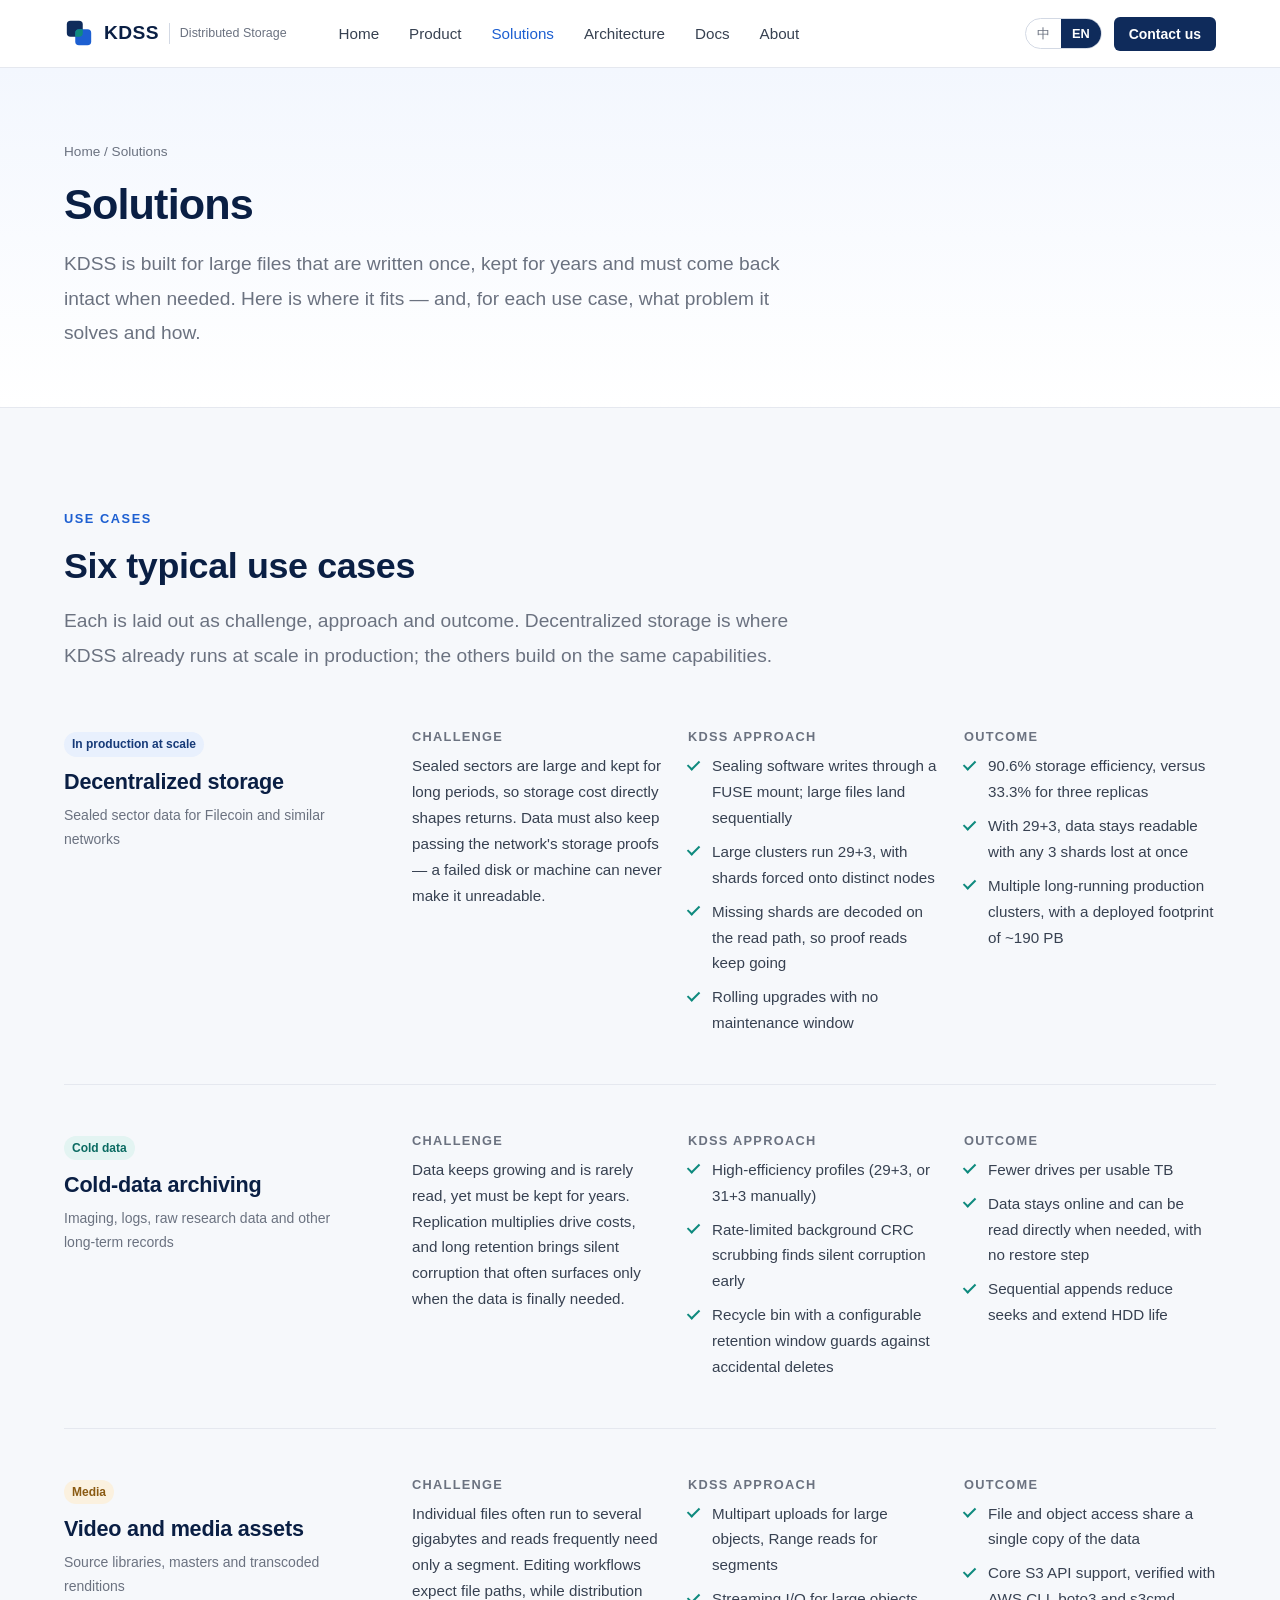
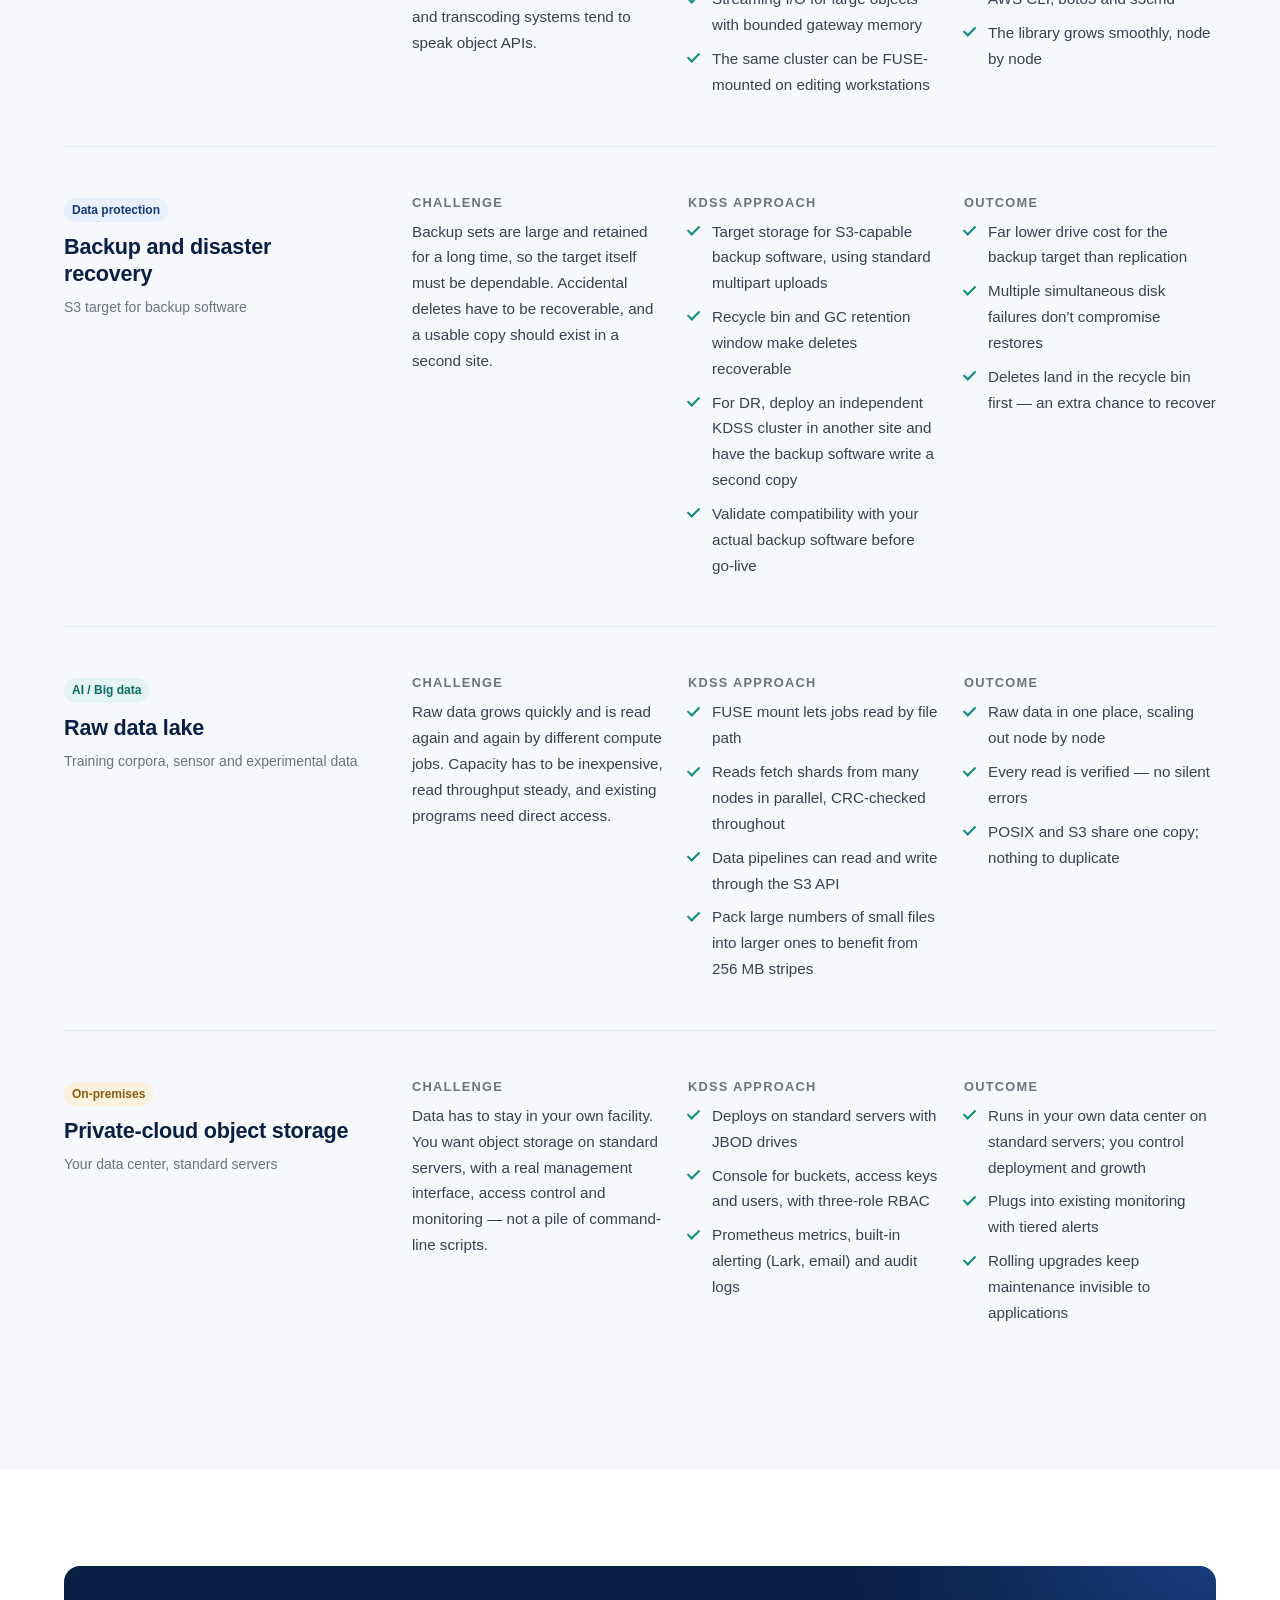
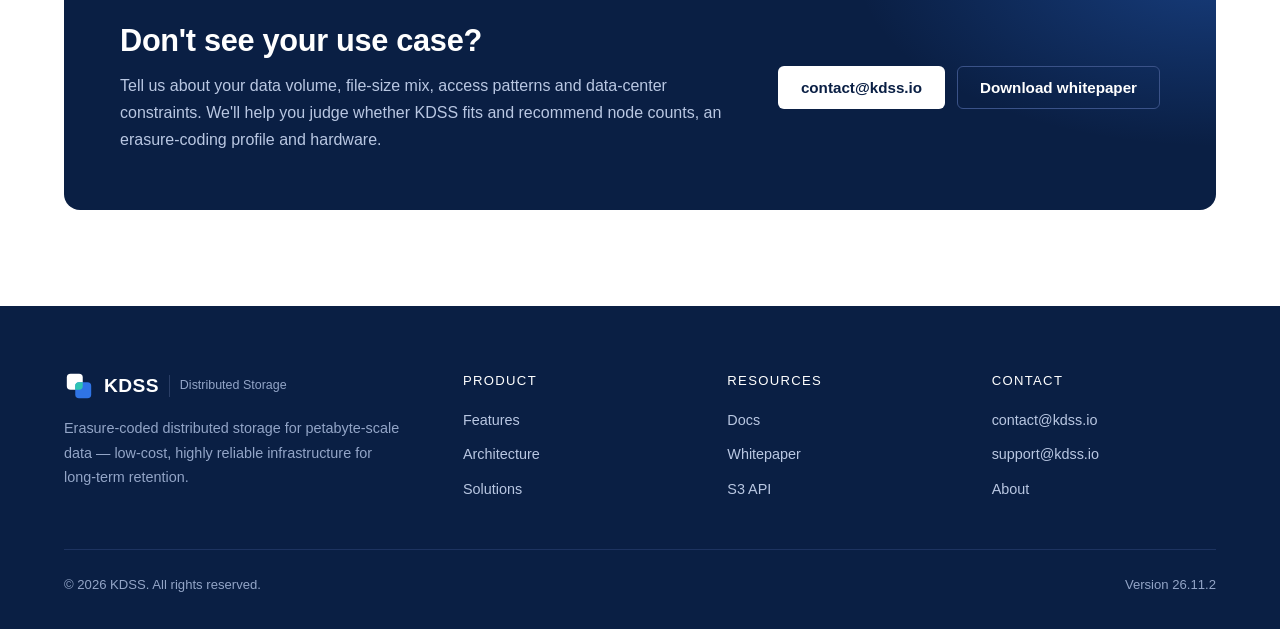
<file: solutions.html>
<!DOCTYPE html>
<html lang="en" class="no-js">
<head>
<meta charset="utf-8">
<meta name="viewport" content="width=device-width, initial-scale=1">
<title>Solutions — KDSS Distributed Storage</title>
<meta name="description" content="KDSS solutions: decentralized storage sector data, cold-data archiving, video and media assets, backup and disaster recovery, AI and big-data lakes, private-cloud object storage.">
<link rel="icon" href="favicon.ico?v=26.11.2" sizes="32x32">
<link rel="icon" href="images/favicon.svg?v=26.11.2" type="image/svg+xml">
<link rel="apple-touch-icon" href="apple-touch-icon.png?v=26.11.2">
<link rel="canonical" href="https://www.kdss.io/solutions.html">
<link rel="alternate" hreflang="en" href="https://www.kdss.io/solutions.html">
<link rel="alternate" hreflang="zh-CN" href="https://www.kdss.io/zh/solutions.html">
<link rel="alternate" hreflang="x-default" href="https://www.kdss.io/solutions.html">
<meta property="og:type" content="website">
<meta property="og:site_name" content="KDSS">
<meta property="og:locale" content="en_US">
<meta property="og:title" content="Solutions — KDSS Distributed Storage">
<meta property="og:description" content="KDSS solutions: decentralized storage sector data, cold-data archiving, video and media assets, backup and disaster recovery, AI and big-data lakes, private-cloud object storage.">
<meta property="og:url" content="https://www.kdss.io/solutions.html">
<meta property="og:image" content="https://www.kdss.io/images/og-en.png">
<meta property="og:image:width" content="1200">
<meta property="og:image:height" content="630">
<meta name="twitter:card" content="summary_large_image">
<meta name="twitter:title" content="Solutions — KDSS Distributed Storage">
<meta name="twitter:description" content="KDSS solutions: decentralized storage sector data, cold-data archiving, video and media assets, backup and disaster recovery, AI and big-data lakes, private-cloud object storage.">
<meta name="twitter:image" content="https://www.kdss.io/images/og-en.png">
<link rel="stylesheet" href="css/site.css?v=26.11.2">
<link rel="stylesheet" href="css/pages/solutions.css?v=26.11.2">
</head>
<body>
<a class="skip-link" href="#main">Skip to content</a>

<header class="site-header">
  <div class="container">
    <a class="brand" href="./"><img src="images/logo.svg?v=26.11.2" alt="" width="30" height="30">KDSS<small>Distributed Storage</small></a>
    <nav class="nav" id="site-nav" aria-label="Main navigation">
      <a href="./">Home</a>
      <a href="features.html">Product</a>
      <a href="solutions.html" aria-current="page">Solutions</a>
      <a href="architecture.html">Architecture</a>
      <a href="docs.html">Docs</a>
      <a href="about.html">About</a>
      <a class="btn btn-primary nav-contact" href="#contact">Contact us</a>
    </nav>
    <div class="nav-actions">
      <div class="lang"><a href="zh/solutions.html" hreflang="zh-CN">中</a><span>EN</span></div>
      <a class="btn btn-primary btn-sm" href="#contact">Contact us</a>
    </div>
    <button class="menu-btn" aria-controls="site-nav" aria-label="Menu" aria-expanded="false"><span></span></button>
  </div>
</header>

<main id="main" tabindex="-1">

<section class="page-hero">
  <div class="container">
    <div class="breadcrumb"><a href="./">Home</a> / Solutions</div>
    <h1>Solutions</h1>
    <p class="lead">KDSS is built for large files that are written once, kept for years and must come back intact when needed. Here is where it fits — and, for each use case, what problem it solves and how.</p>
  </div>
</section>

<!-- Use cases -->
<section class="section section-alt" id="cases">
  <div class="container">
    <div class="section-head">
      <span class="eyebrow">Use cases</span>
      <h2>Six typical use cases</h2>
      <p class="lead">Each is laid out as challenge, approach and outcome. Decentralized storage is where KDSS already runs at scale in production; the others build on the same capabilities.</p>
    </div>

    <div class="cases">
      <article class="case" id="dsn">
        <div class="case-label"><span id="blockchain" class="anchor-alias" aria-hidden="true"></span>
          <span class="tag">In production at scale</span>
          <h3>Decentralized storage</h3>
          <p class="small muted" style="margin-top:8px">Sealed sector data for Filecoin and similar networks</p>
        </div>
        <div class="case-body">
          <div>
            <h4>Challenge</h4>
            <p>Sealed sectors are large and kept for long periods, so storage cost directly shapes returns. Data must also keep passing the network's storage proofs — a failed disk or machine can never make it unreadable.</p>
          </div>
          <div>
            <h4>KDSS approach</h4>
            <ul class="ticks">
              <li>Sealing software writes through a FUSE mount; large files land sequentially</li>
              <li>Large clusters run 29+3, with shards forced onto distinct nodes</li>
              <li>Missing shards are decoded on the read path, so proof reads keep going</li>
              <li>Rolling upgrades with no maintenance window</li>
            </ul>
          </div>
          <div>
            <h4>Outcome</h4>
            <ul class="ticks">
              <li>90.6% storage efficiency, versus 33.3% for three replicas</li>
              <li>With 29+3, data stays readable with any 3 shards lost at once</li>
              <li>Multiple long-running production clusters, with a deployed footprint of ~190 PB</li>
            </ul>
          </div>
        </div>
      </article>

      <article class="case" id="archive">
        <div class="case-label"><span id="healthcare" class="anchor-alias" aria-hidden="true"></span><span id="research" class="anchor-alias" aria-hidden="true"></span>
          <span class="tag teal">Cold data</span>
          <h3>Cold-data archiving</h3>
          <p class="small muted" style="margin-top:8px">Imaging, logs, raw research data and other long-term records</p>
        </div>
        <div class="case-body">
          <div>
            <h4>Challenge</h4>
            <p>Data keeps growing and is rarely read, yet must be kept for years. Replication multiplies drive costs, and long retention brings silent corruption that often surfaces only when the data is finally needed.</p>
          </div>
          <div>
            <h4>KDSS approach</h4>
            <ul class="ticks">
              <li>High-efficiency profiles (29+3, or 31+3 manually)</li>
              <li>Rate-limited background CRC scrubbing finds silent corruption early</li>
              <li>Recycle bin with a configurable retention window guards against accidental deletes</li>
            </ul>
          </div>
          <div>
            <h4>Outcome</h4>
            <ul class="ticks">
              <li>Fewer drives per usable TB</li>
              <li>Data stays online and can be read directly when needed, with no restore step</li>
              <li>Sequential appends reduce seeks and extend HDD life</li>
            </ul>
          </div>
        </div>
      </article>

      <article class="case" id="media">
        <div class="case-label"><span id="surveillance" class="anchor-alias" aria-hidden="true"></span>
          <span class="tag amber">Media</span>
          <h3>Video and media assets</h3>
          <p class="small muted" style="margin-top:8px">Source libraries, masters and transcoded renditions</p>
        </div>
        <div class="case-body">
          <div>
            <h4>Challenge</h4>
            <p>Individual files often run to several gigabytes and reads frequently need only a segment. Editing workflows expect file paths, while distribution and transcoding systems tend to speak object APIs.</p>
          </div>
          <div>
            <h4>KDSS approach</h4>
            <ul class="ticks">
              <li>Multipart uploads for large objects, Range reads for segments</li>
              <li>Streaming I/O for large objects with bounded gateway memory</li>
              <li>The same cluster can be FUSE-mounted on editing workstations</li>
            </ul>
          </div>
          <div>
            <h4>Outcome</h4>
            <ul class="ticks">
              <li>File and object access share a single copy of the data</li>
              <li>Core S3 API support, verified with AWS CLI, boto3 and s3cmd</li>
              <li>The library grows smoothly, node by node</li>
            </ul>
          </div>
        </div>
      </article>

      <article class="case" id="backup">
        <div class="case-label">
          <span class="tag">Data protection</span>
          <h3>Backup and disaster recovery</h3>
          <p class="small muted" style="margin-top:8px">S3 target for backup software</p>
        </div>
        <div class="case-body">
          <div>
            <h4>Challenge</h4>
            <p>Backup sets are large and retained for a long time, so the target itself must be dependable. Accidental deletes have to be recoverable, and a usable copy should exist in a second site.</p>
          </div>
          <div>
            <h4>KDSS approach</h4>
            <ul class="ticks">
              <li>Target storage for S3-capable backup software, using standard multipart uploads</li>
              <li>Recycle bin and GC retention window make deletes recoverable</li>
              <li>For DR, deploy an independent KDSS cluster in another site and have the backup software write a second copy</li>
              <li>Validate compatibility with your actual backup software before go-live</li>
            </ul>
          </div>
          <div>
            <h4>Outcome</h4>
            <ul class="ticks">
              <li>Far lower drive cost for the backup target than replication</li>
              <li>Multiple simultaneous disk failures don't compromise restores</li>
              <li>Deletes land in the recycle bin first — an extra chance to recover</li>
            </ul>
          </div>
        </div>
      </article>

      <article class="case" id="datalake">
        <div class="case-label"><span id="iot" class="anchor-alias" aria-hidden="true"></span>
          <span class="tag teal">AI / Big data</span>
          <h3>Raw data lake</h3>
          <p class="small muted" style="margin-top:8px">Training corpora, sensor and experimental data</p>
        </div>
        <div class="case-body">
          <div>
            <h4>Challenge</h4>
            <p>Raw data grows quickly and is read again and again by different compute jobs. Capacity has to be inexpensive, read throughput steady, and existing programs need direct access.</p>
          </div>
          <div>
            <h4>KDSS approach</h4>
            <ul class="ticks">
              <li>FUSE mount lets jobs read by file path</li>
              <li>Reads fetch shards from many nodes in parallel, CRC-checked throughout</li>
              <li>Data pipelines can read and write through the S3 API</li>
              <li>Pack large numbers of small files into larger ones to benefit from 256 MB stripes</li>
            </ul>
          </div>
          <div>
            <h4>Outcome</h4>
            <ul class="ticks">
              <li>Raw data in one place, scaling out node by node</li>
              <li>Every read is verified — no silent errors</li>
              <li>POSIX and S3 share one copy; nothing to duplicate</li>
            </ul>
          </div>
        </div>
      </article>

      <article class="case" id="private-cloud">
        <div class="case-label"><span id="finance" class="anchor-alias" aria-hidden="true"></span>
          <span class="tag amber">On-premises</span>
          <h3>Private-cloud object storage</h3>
          <p class="small muted" style="margin-top:8px">Your data center, standard servers</p>
        </div>
        <div class="case-body">
          <div>
            <h4>Challenge</h4>
            <p>Data has to stay in your own facility. You want object storage on standard servers, with a real management interface, access control and monitoring — not a pile of command-line scripts.</p>
          </div>
          <div>
            <h4>KDSS approach</h4>
            <ul class="ticks">
              <li>Deploys on standard servers with JBOD drives</li>
              <li>Console for buckets, access keys and users, with three-role RBAC</li>
              <li>Prometheus metrics, built-in alerting (Lark, email) and audit logs</li>
            </ul>
          </div>
          <div>
            <h4>Outcome</h4>
            <ul class="ticks">
              <li>Runs in your own data center on standard servers; you control deployment and growth</li>
              <li>Plugs into existing monitoring with tiered alerts</li>
              <li>Rolling upgrades keep maintenance invisible to applications</li>
            </ul>
          </div>
        </div>
      </article>
    </div>
  </div>
</section>

<!-- Contact -->
<section class="section" id="contact">
  <div class="container">
    <div class="cta reveal">
      <div>
        <h2>Don't see your use case?</h2>
        <p>Tell us about your data volume, file-size mix, access patterns and data-center constraints. We'll help you judge whether KDSS fits and recommend node counts, an erasure-coding profile and hardware.</p>
      </div>
      <div class="actions">
        <a class="btn btn-light" href="mailto:contact@kdss.io">contact@kdss.io</a>
        <a class="btn btn-outline" style="background:transparent;color:#fff;border-color:#3a5288" href="downloads/kdss-whitepaper-en.pdf">Download whitepaper</a>
      </div>
    </div>
  </div>
</section>

</main>

<footer class="site-footer">
  <div class="container">
    <div class="cols">
      <div>
        <a class="brand" href="./"><img src="images/logo-light.svg?v=26.11.2" alt="" width="30" height="30">KDSS<small>Distributed Storage</small></a>
        <p>Erasure-coded distributed storage for petabyte-scale data — low-cost, highly reliable infrastructure for long-term retention.</p>
      </div>
      <div><p class="footer-title">Product</p><ul><li><a href="features.html">Features</a></li><li><a href="architecture.html">Architecture</a></li><li><a href="solutions.html">Solutions</a></li></ul></div>
      <div><p class="footer-title">Resources</p><ul><li><a href="docs.html">Docs</a></li><li><a href="downloads/kdss-whitepaper-en.pdf">Whitepaper</a></li><li><a href="docs.html#s3">S3 API</a></li></ul></div>
      <div><p class="footer-title">Contact</p><ul><li><a href="mailto:contact@kdss.io">contact@kdss.io</a></li><li><a href="mailto:support@kdss.io">support@kdss.io</a></li><li><a href="about.html">About</a></li></ul></div>
    </div>
    <div class="legal"><span>© 2026 KDSS. All rights reserved.</span><span>Version 26.11.2</span></div>
  </div>
</footer>

<script src="js/site.js?v=26.11.2"></script>
</body>
</html>
</file>
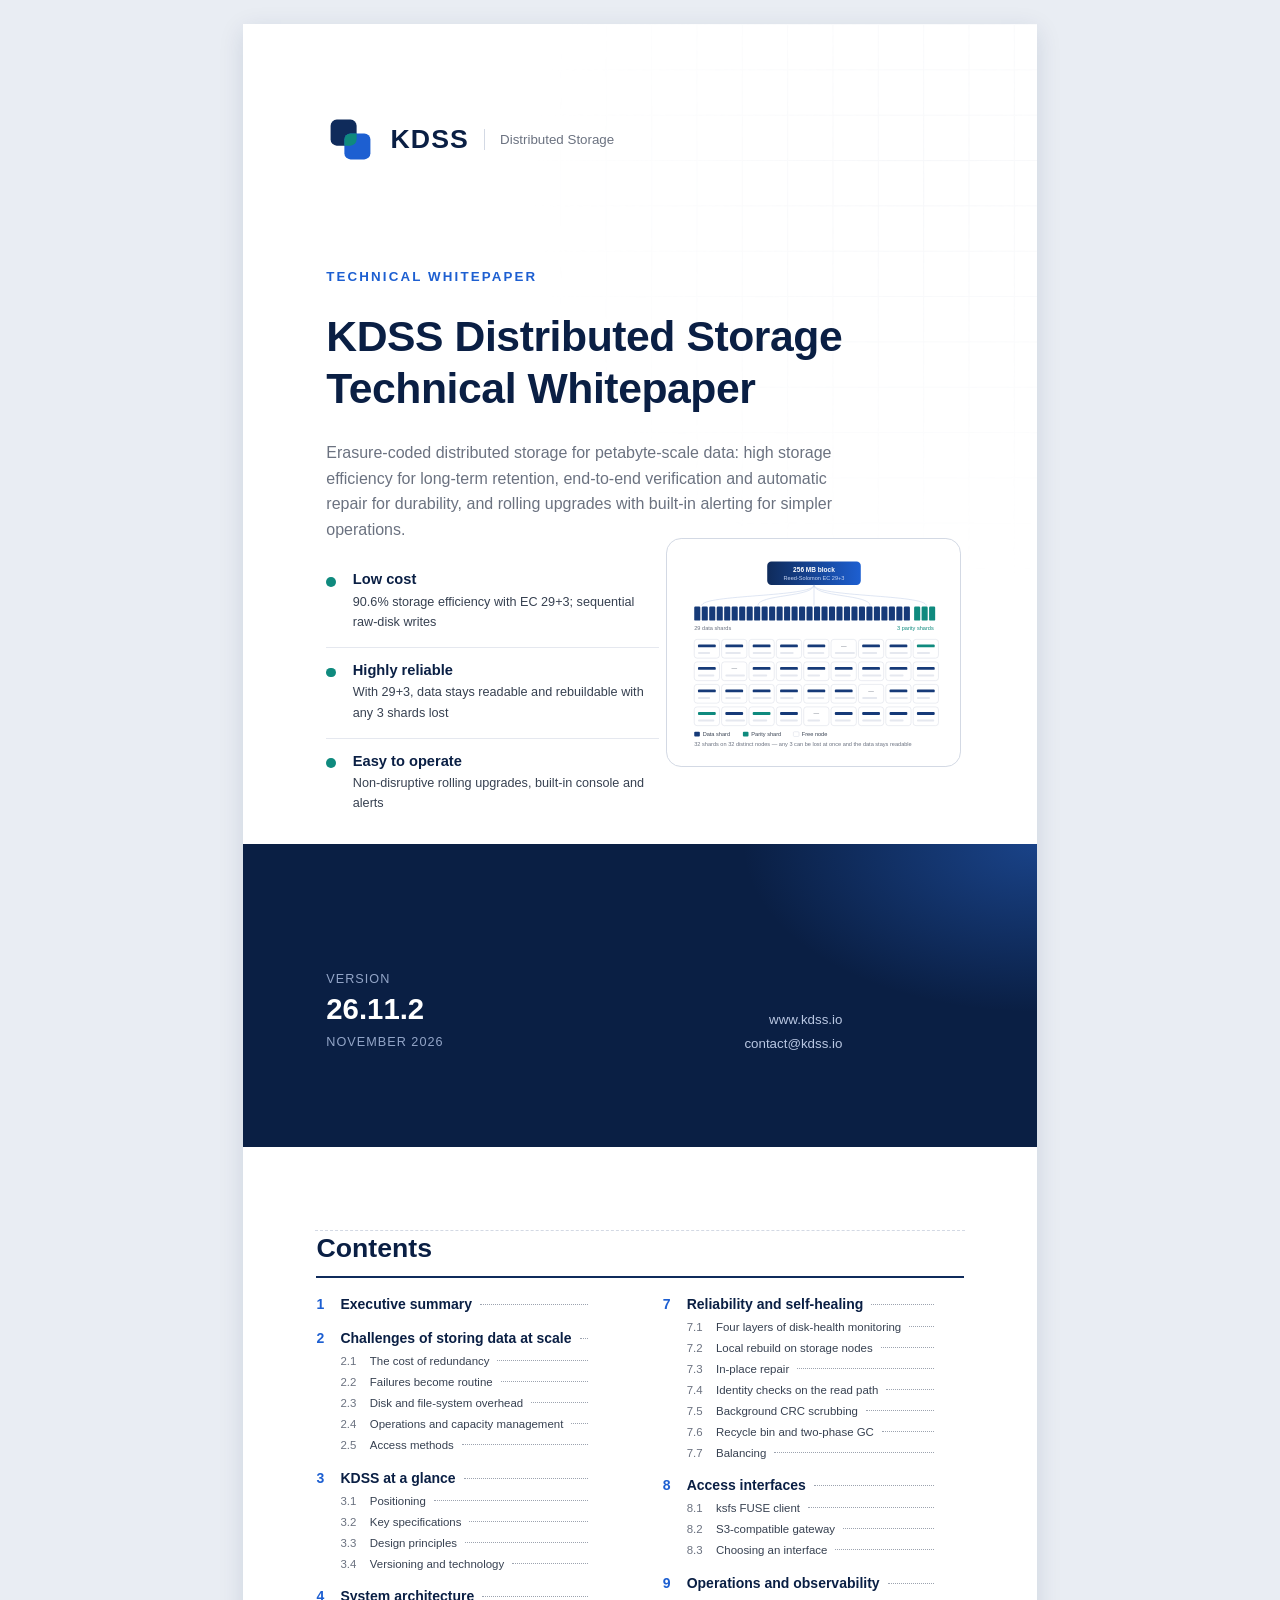
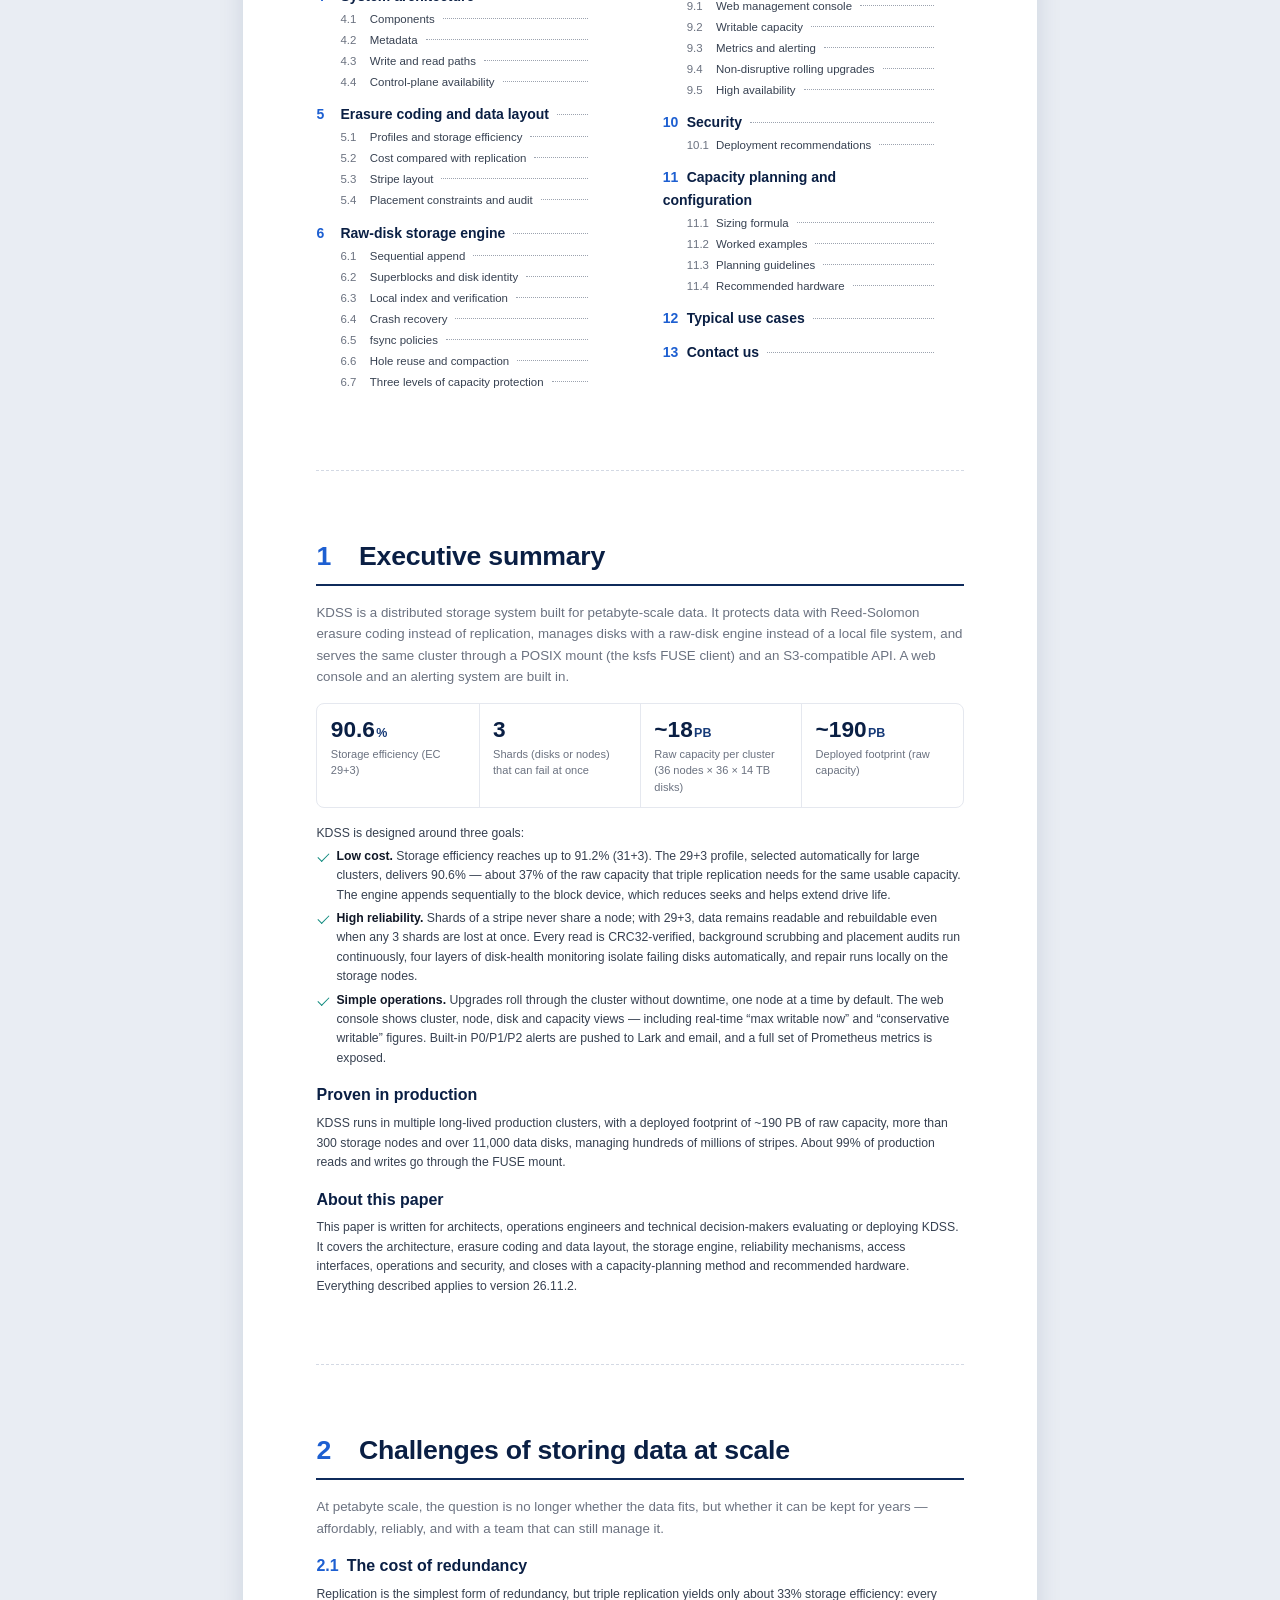
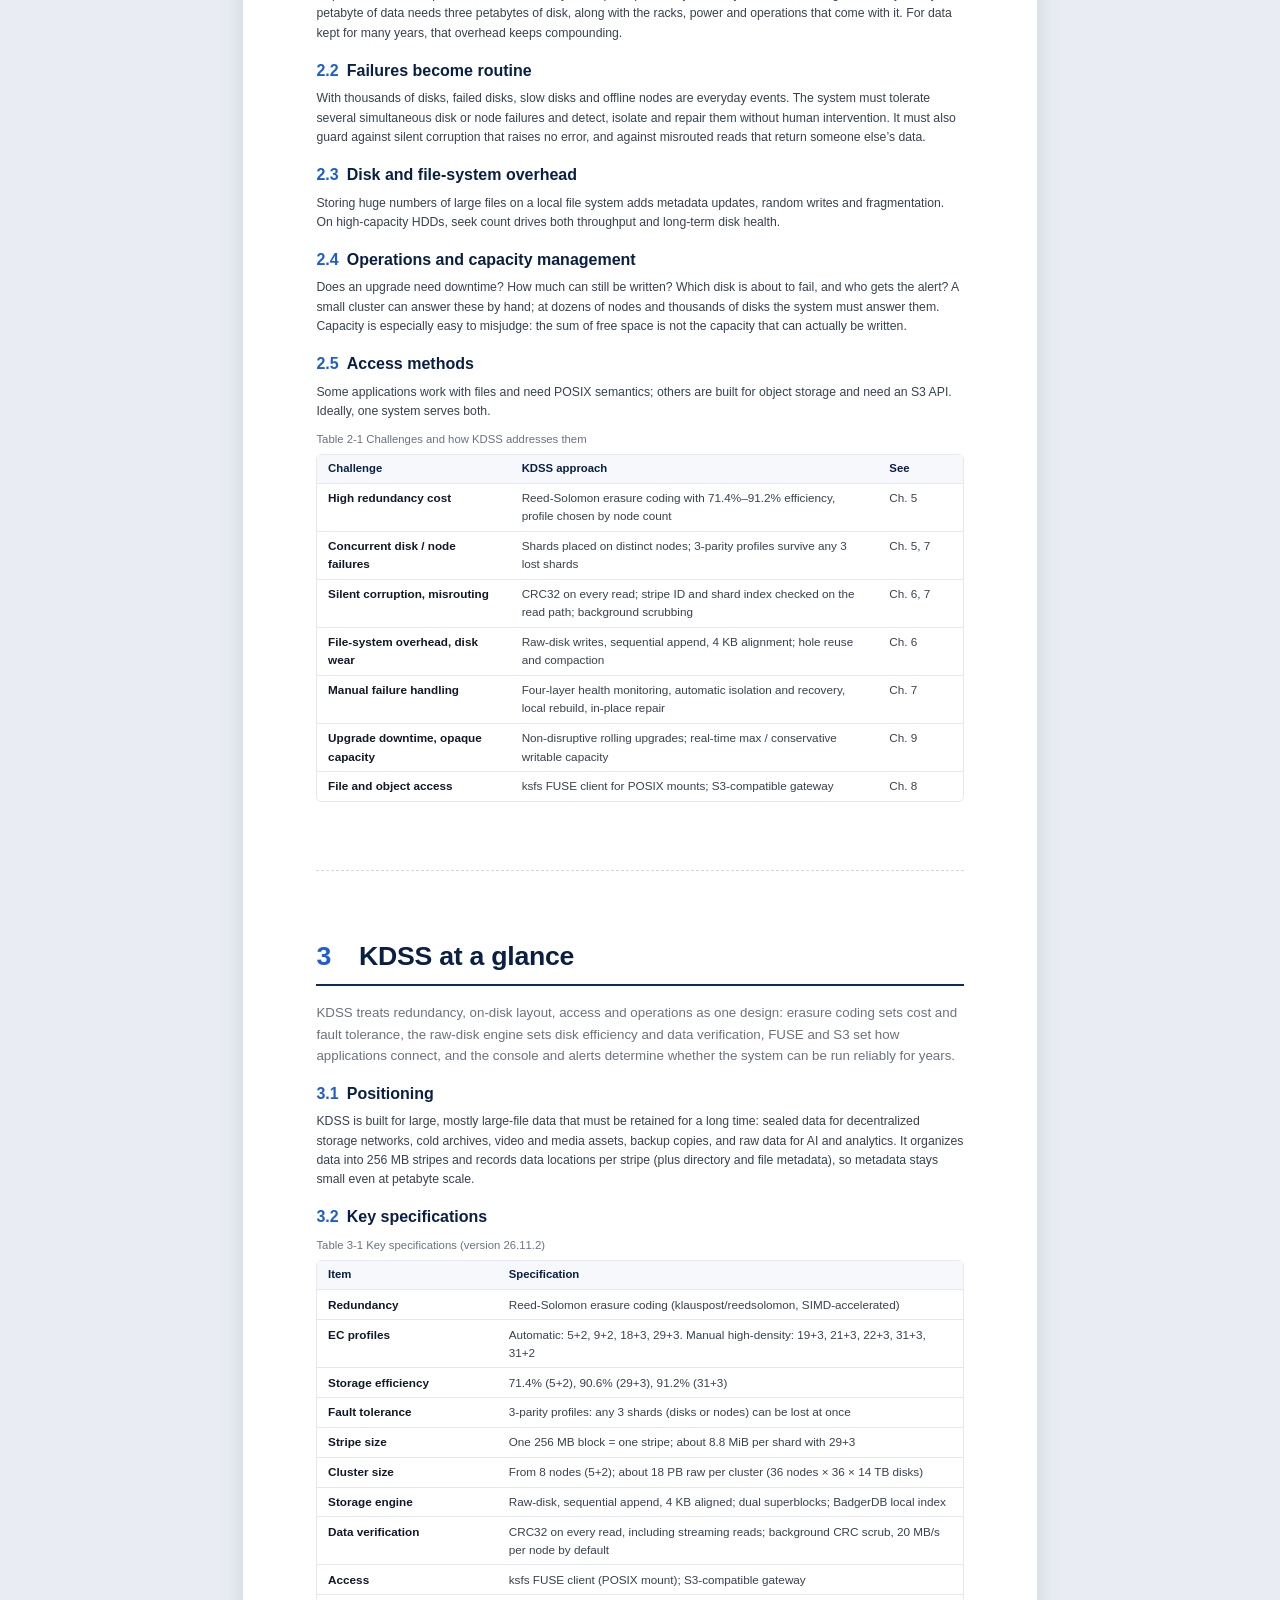
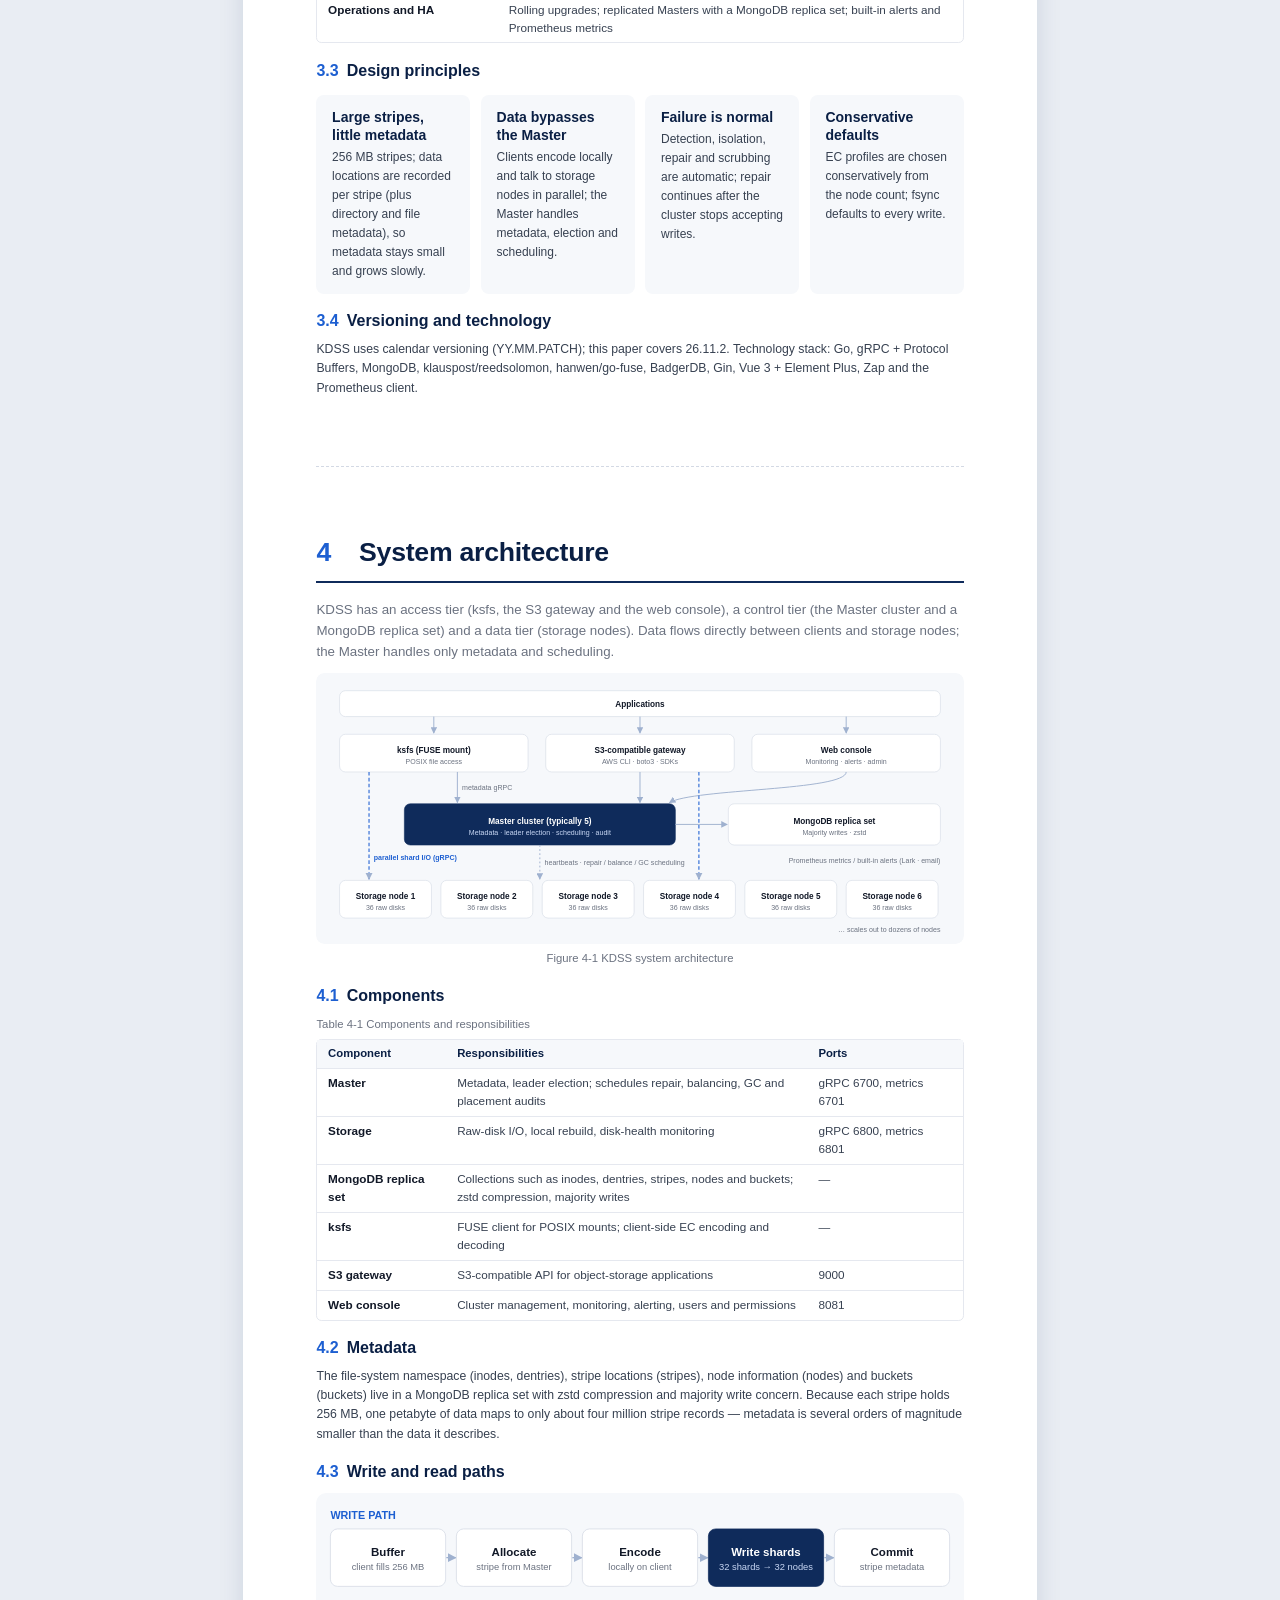
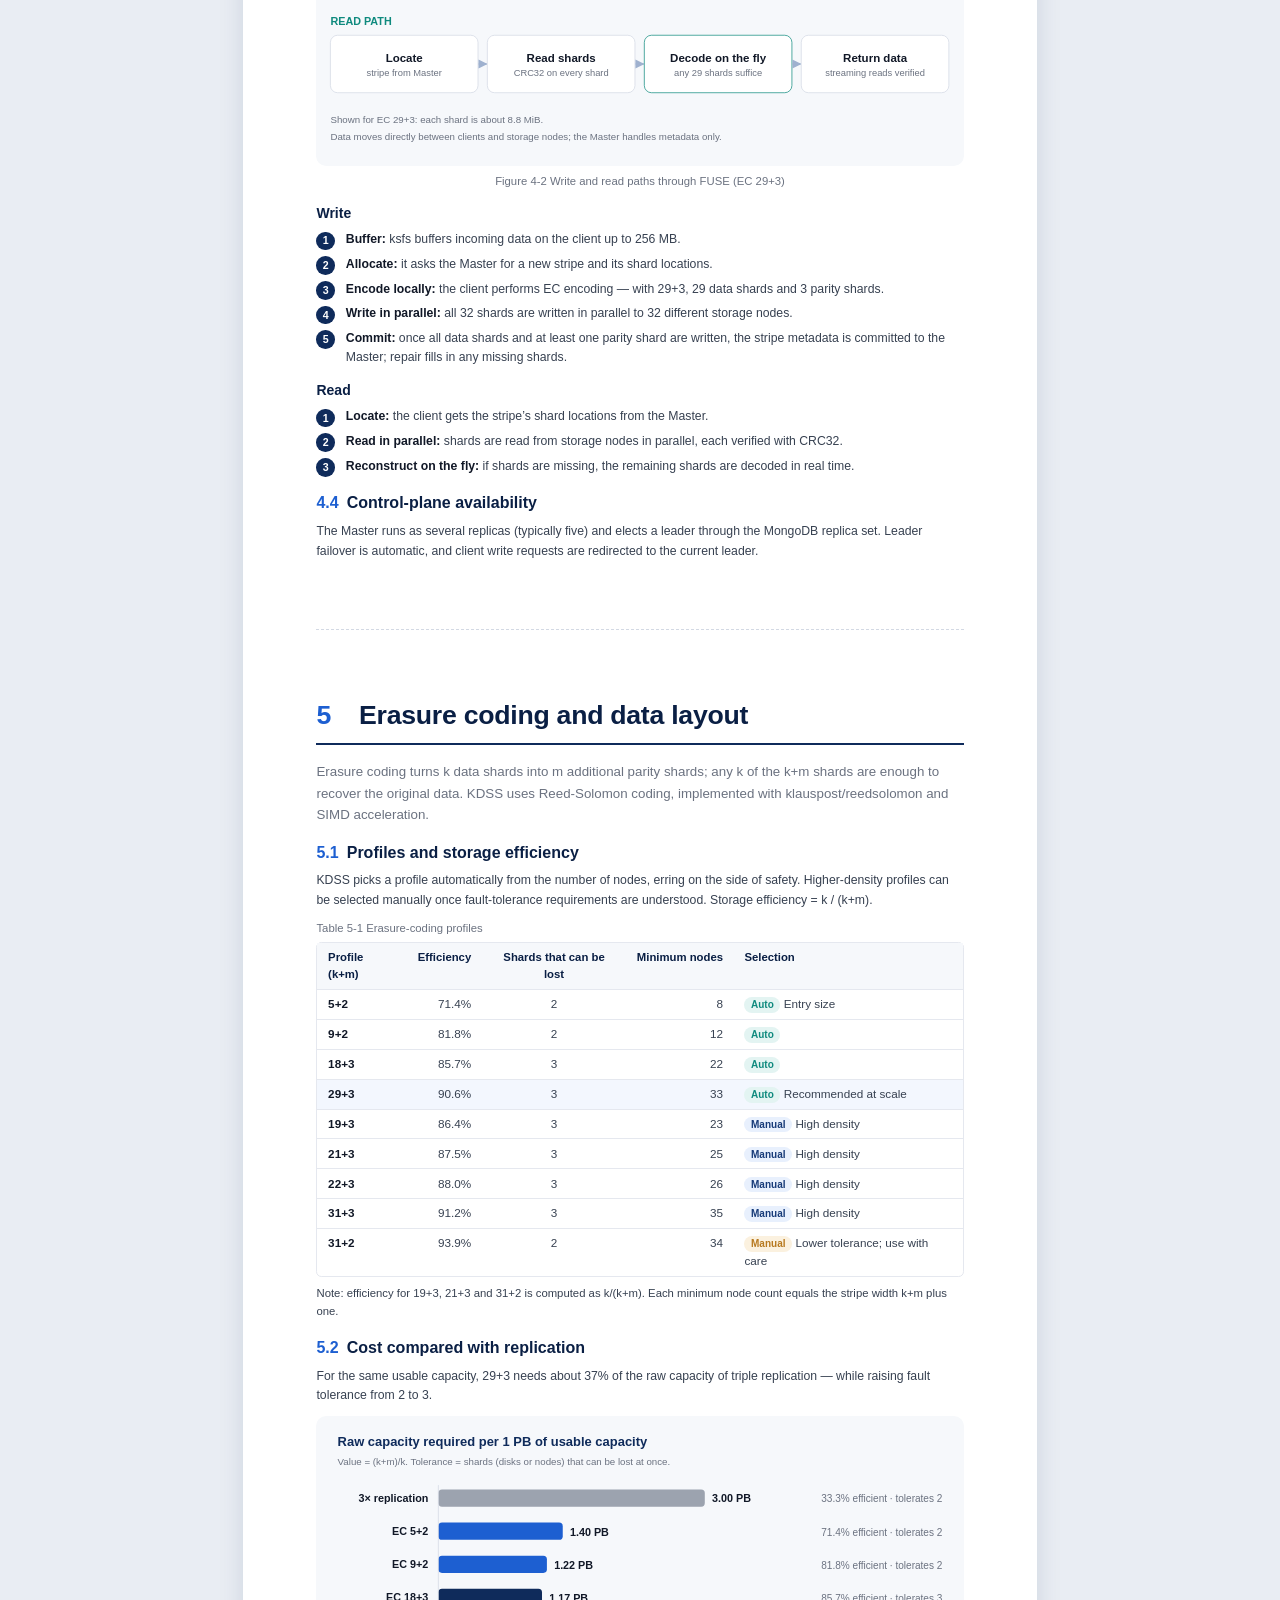
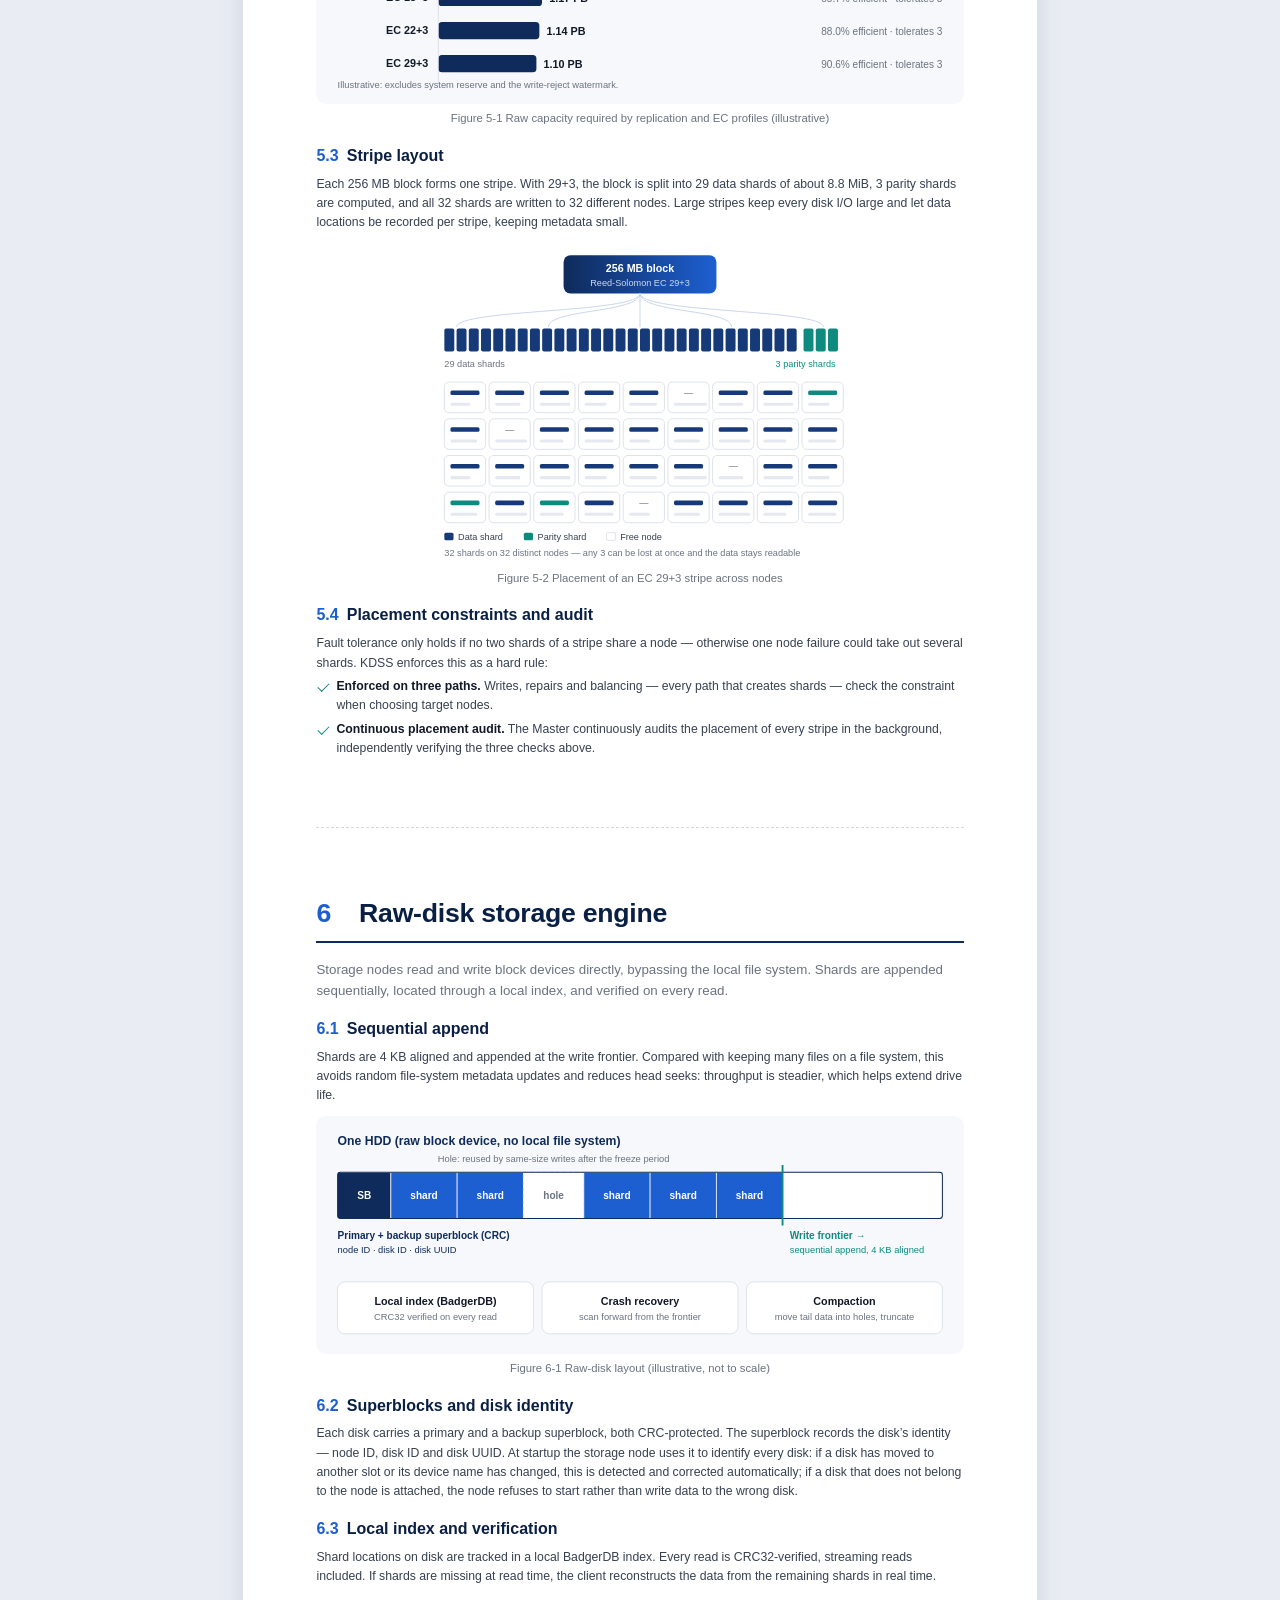
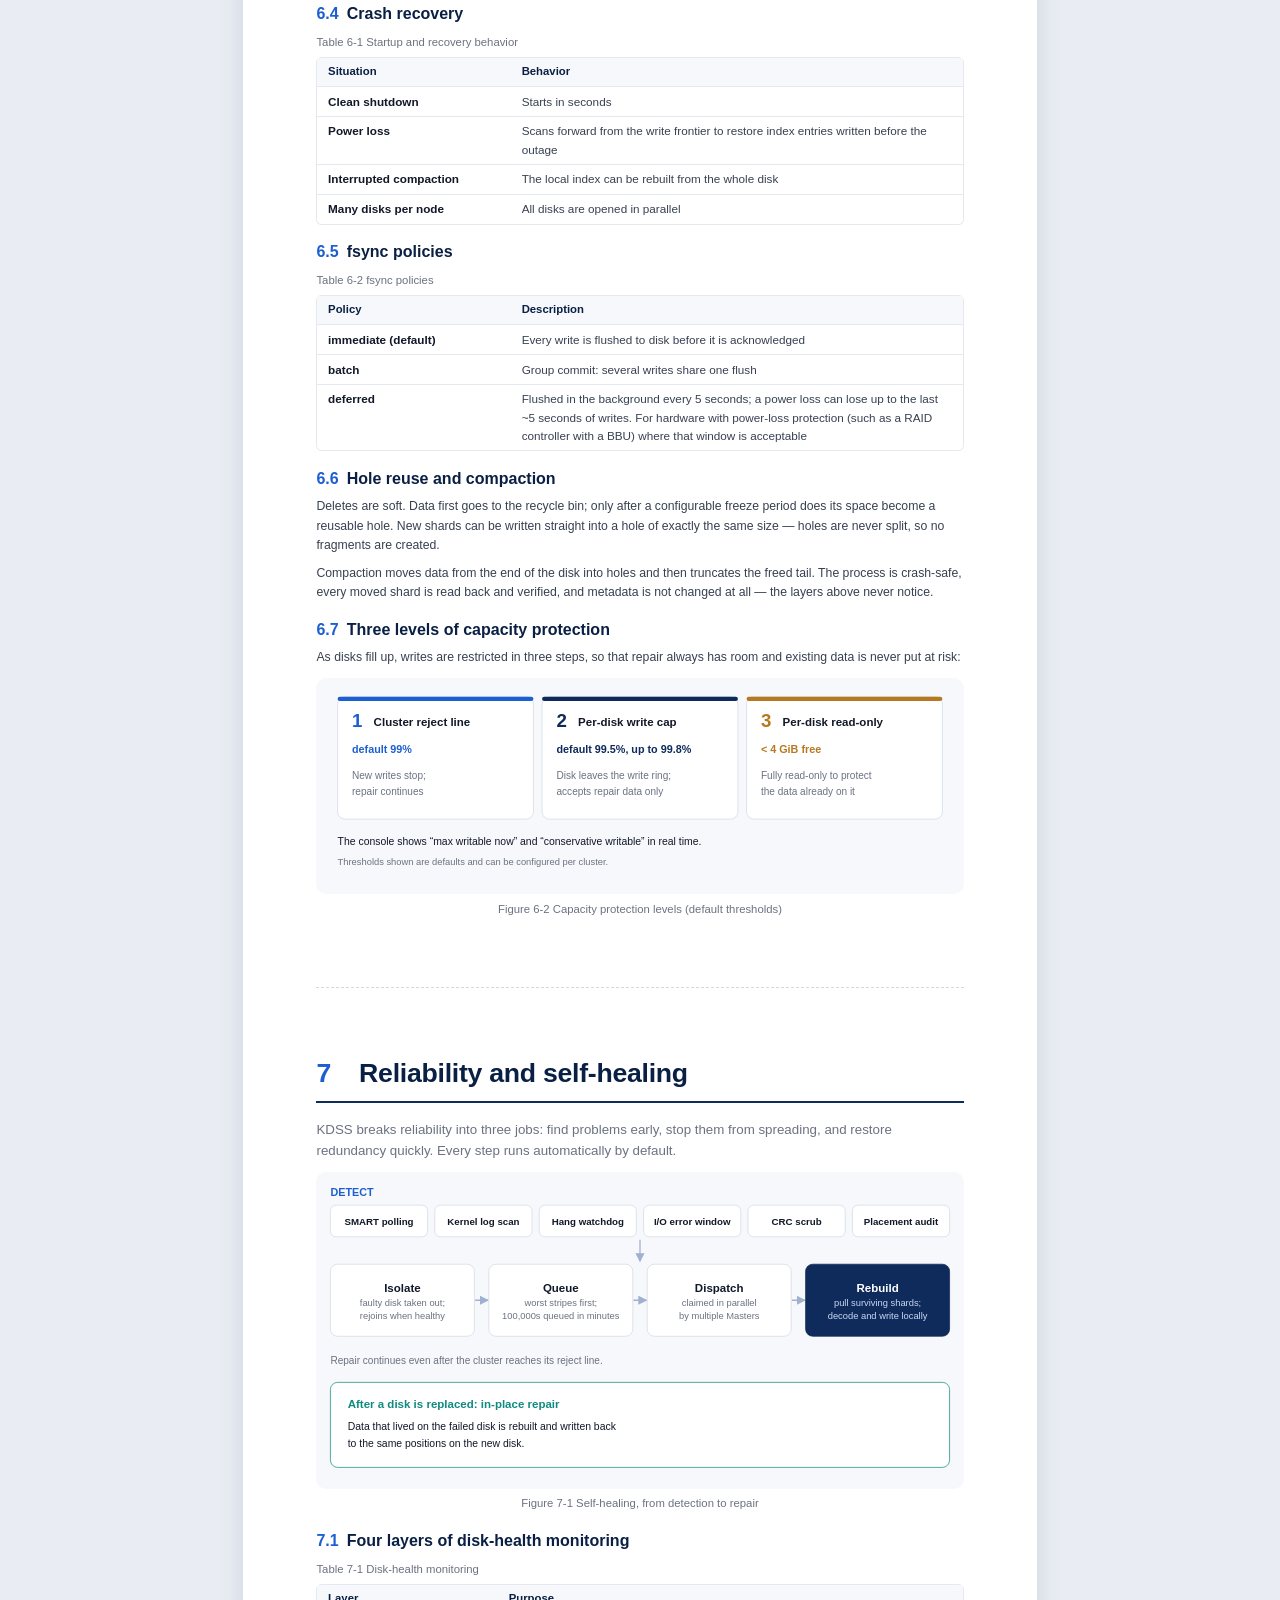
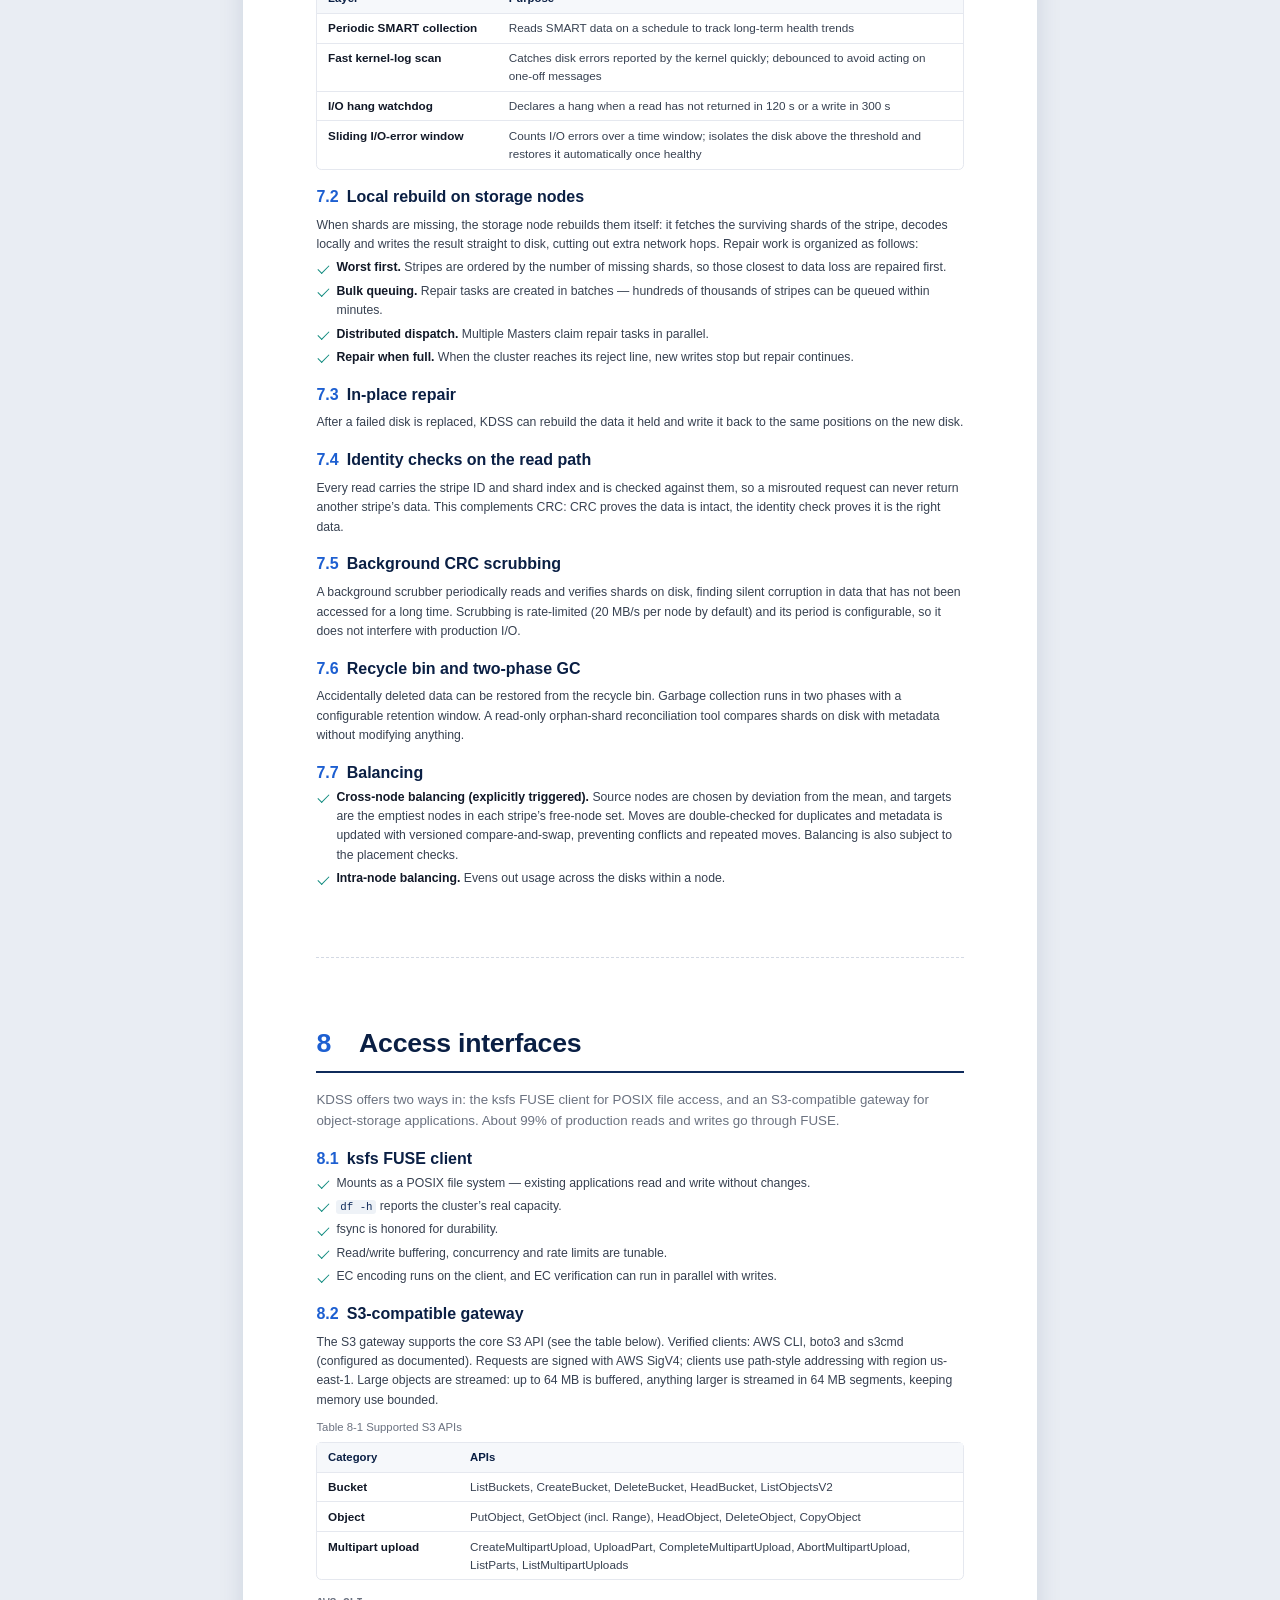
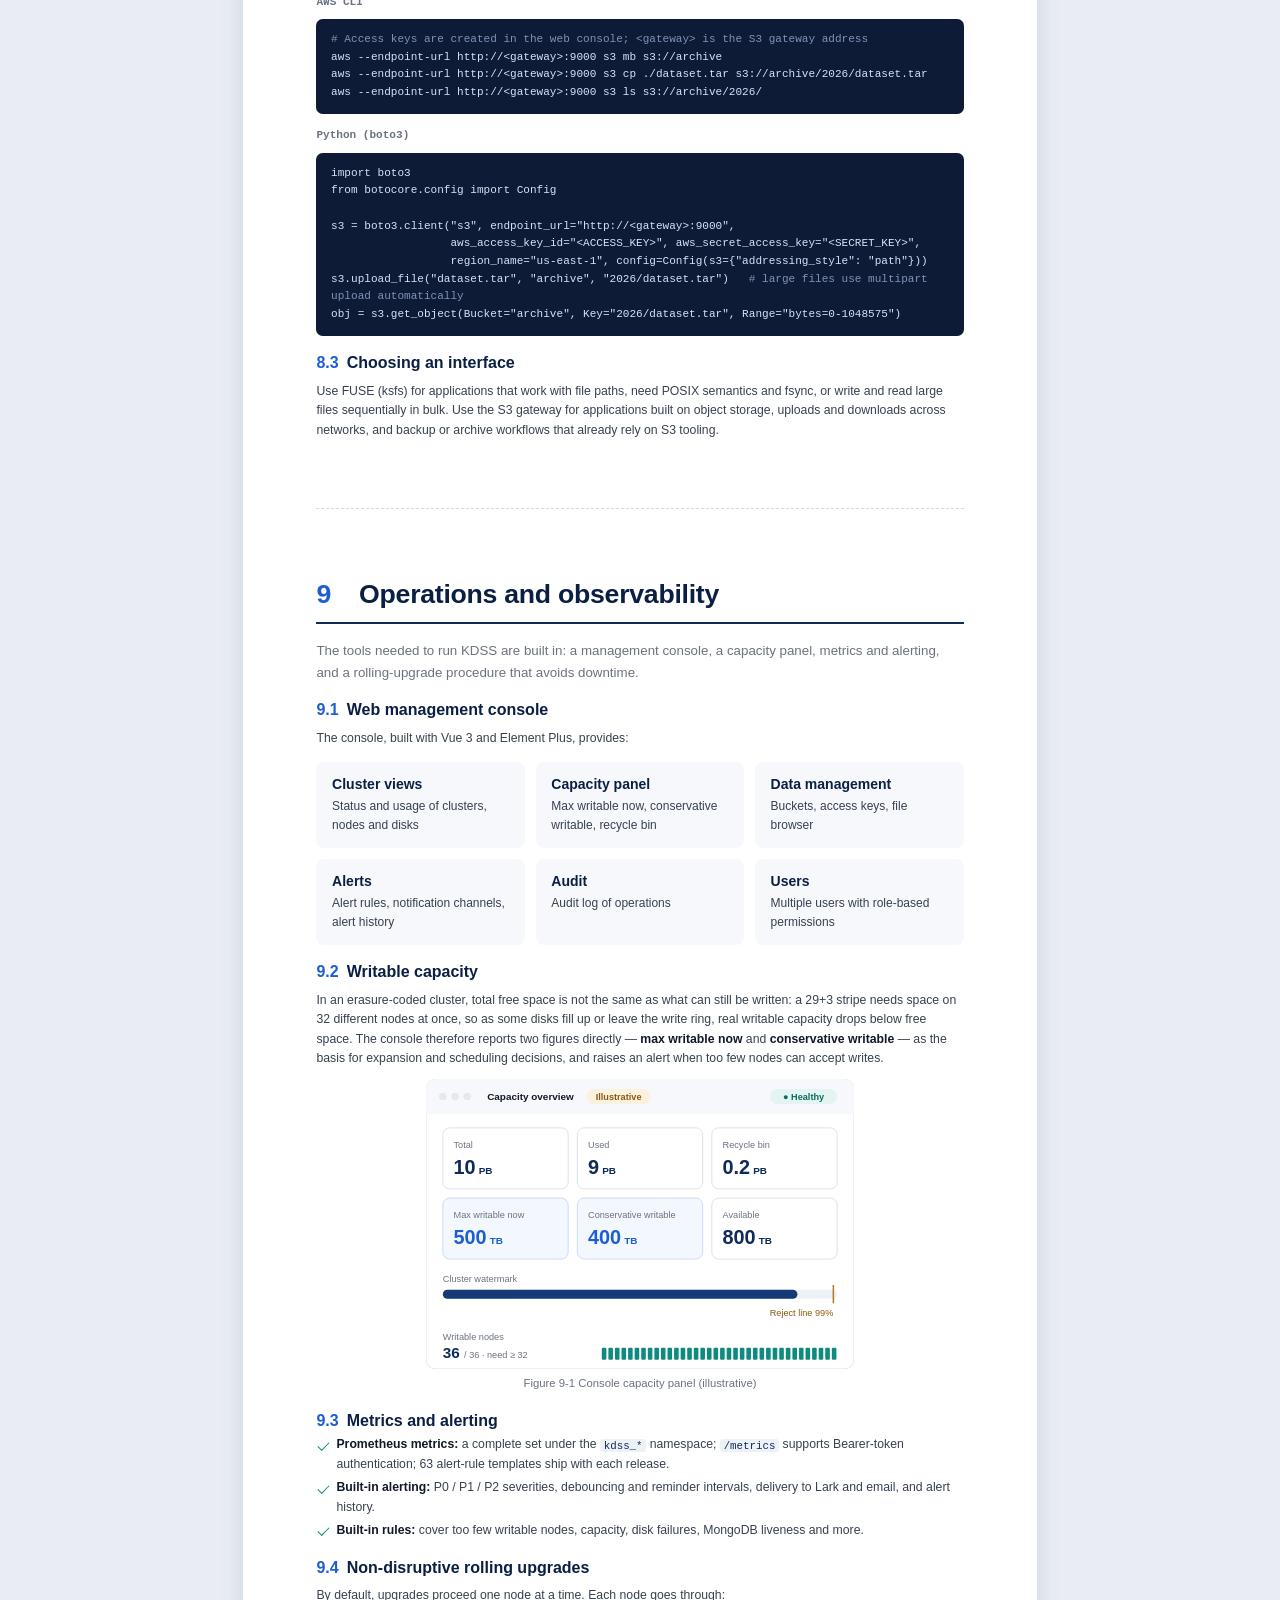
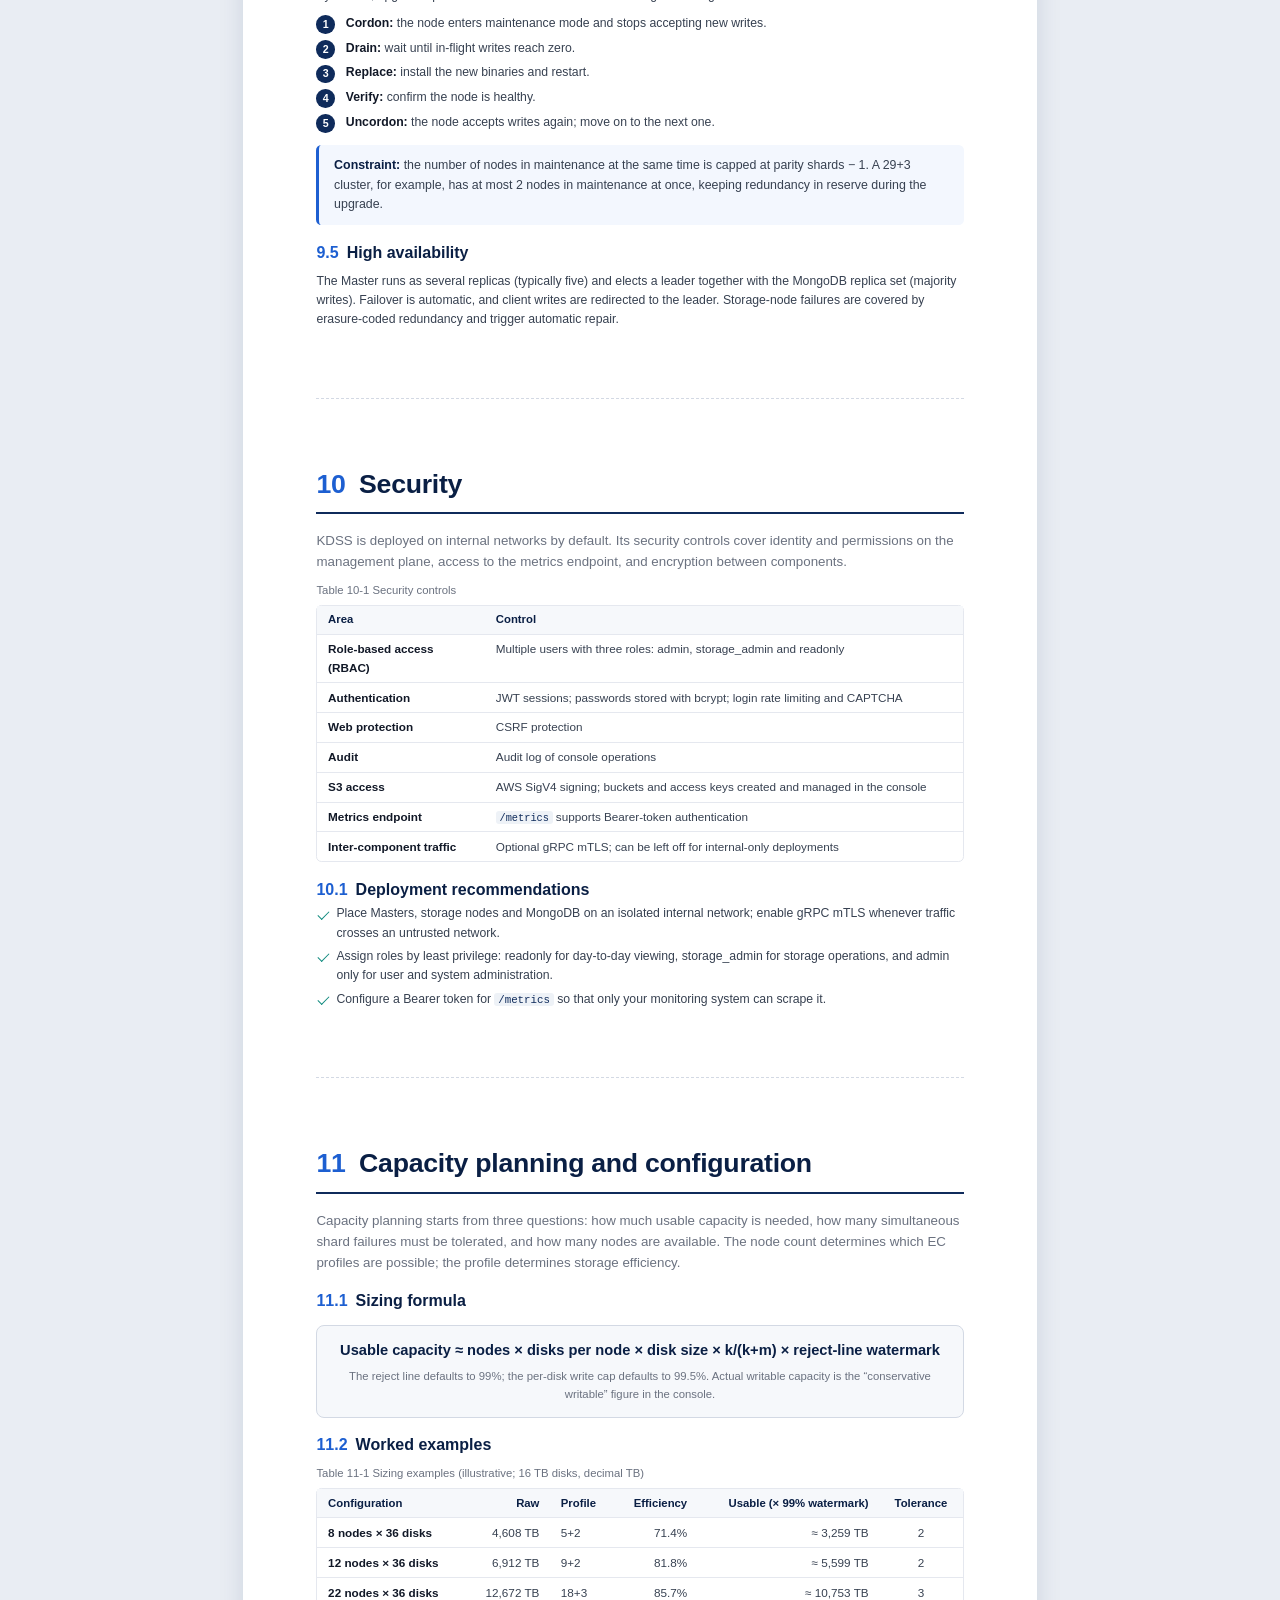
<file: whitepaper/en.html>
<!doctype html>
<html lang="en">
<head>
<meta charset="utf-8">
<meta name="viewport" content="width=device-width, initial-scale=1">
<title>KDSS Distributed Storage — Technical Whitepaper</title>
<meta name="description" content="KDSS technical whitepaper (version 26.11.2): architecture, erasure coding, raw-disk storage engine, reliability and self-healing, access interfaces, operations, security and capacity planning.">
<link rel="icon" href="../images/favicon.svg" type="image/svg+xml">
<link rel="stylesheet" href="whitepaper.css">
</head>
<body>

<!-- ============ Cover / 封面 ============ -->
<section class="cover">
  <div class="grid"></div>
  <div class="brand"><img src="../images/logo.svg" alt="KDSS"><b>KDSS</b><span>Distributed Storage</span></div>
  <div class="title">
    <div class="eyebrow">Technical Whitepaper</div>
    <h1>KDSS Distributed Storage<br>Technical Whitepaper</h1>
    <p class="sub">Erasure-coded distributed storage for petabyte-scale data: high storage efficiency for long-term retention, end-to-end verification and automatic repair for durability, and rolling upgrades with built-in alerting for simpler operations.</p>
  </div>
  <ul class="points">
    <li><b>Low cost</b>90.6% storage efficiency with EC 29+3; sequential raw-disk writes</li>
    <li><b>Highly reliable</b>With 29+3, data stays readable and rebuildable with any 3 shards lost</li>
    <li><b>Easy to operate</b>Non-disruptive rolling upgrades, built-in console and alerts</li>
  </ul>
  <div class="visual"><img src="../images/hero-stripe-en.svg" alt="EC 29+3 stripe placement"></div>
  <div class="band"></div>
  <div class="meta">
    <div class="ver"><small>Version</small>26.11.2<small style="margin-top:3mm">November 2026</small></div>
    <div class="contact">www.kdss.io<br>contact@kdss.io</div>
  </div>
</section>

<!-- ============ TOC / 目录 ============ -->
<nav class="toc sheet" aria-label="Contents">
  <h2>Contents</h2>
  <ol id="toc"></ol>
</nav>

<main class="sheet">

<!-- ============ 1 ============ -->
<section class="chapter" id="s1">
  <h2><span class="no">1</span>Executive summary</h2>
  <p class="intro">KDSS is a distributed storage system built for petabyte-scale data. It protects data with Reed-Solomon erasure coding instead of replication, manages disks with a raw-disk engine instead of a local file system, and serves the same cluster through a POSIX mount (the ksfs FUSE client) and an S3-compatible API. A web console and an alerting system are built in.</p>

  <div class="metrics">
    <div class="metric"><strong>90.6<small>%</small></strong><span>Storage efficiency (EC 29+3)</span></div>
    <div class="metric"><strong>3</strong><span>Shards (disks or nodes) that can fail at once</span></div>
    <div class="metric"><strong>~18<small>PB</small></strong><span>Raw capacity per cluster (36 nodes × 36 × 14 TB disks)</span></div>
    <div class="metric"><strong>~190<small>PB</small></strong><span>Deployed footprint (raw capacity)</span></div>
  </div>

  <p>KDSS is designed around three goals:</p>
  <ul class="ticks">
    <li><strong>Low cost.</strong> Storage efficiency reaches up to 91.2% (31+3). The 29+3 profile, selected automatically for large clusters, delivers 90.6% — about 37% of the raw capacity that triple replication needs for the same usable capacity. The engine appends sequentially to the block device, which reduces seeks and helps extend drive life.</li>
    <li><strong>High reliability.</strong> Shards of a stripe never share a node; with 29+3, data remains readable and rebuildable even when any 3 shards are lost at once. Every read is CRC32-verified, background scrubbing and placement audits run continuously, four layers of disk-health monitoring isolate failing disks automatically, and repair runs locally on the storage nodes.</li>
    <li><strong>Simple operations.</strong> Upgrades roll through the cluster without downtime, one node at a time by default. The web console shows cluster, node, disk and capacity views — including real-time “max writable now” and “conservative writable” figures. Built-in P0/P1/P2 alerts are pushed to Lark and email, and a full set of Prometheus metrics is exposed.</li>
  </ul>

  <h3>Proven in production</h3>
  <p>KDSS runs in multiple long-lived production clusters, with a deployed footprint of ~190 PB of raw capacity, more than 300 storage nodes and over 11,000 data disks, managing hundreds of millions of stripes. About 99% of production reads and writes go through the FUSE mount.</p>

  <h3>About this paper</h3>
  <p>This paper is written for architects, operations engineers and technical decision-makers evaluating or deploying KDSS. It covers the architecture, erasure coding and data layout, the storage engine, reliability mechanisms, access interfaces, operations and security, and closes with a capacity-planning method and recommended hardware. Everything described applies to version 26.11.2.</p>
</section>

<!-- ============ 2 ============ -->
<section class="chapter" id="s2">
  <h2><span class="no">2</span>Challenges of storing data at scale</h2>
  <p class="intro">At petabyte scale, the question is no longer whether the data fits, but whether it can be kept for years — affordably, reliably, and with a team that can still manage it.</p>

  <h3 id="s2-1"><span class="no">2.1</span>The cost of redundancy</h3>
  <p>Replication is the simplest form of redundancy, but triple replication yields only about 33% storage efficiency: every petabyte of data needs three petabytes of disk, along with the racks, power and operations that come with it. For data kept for many years, that overhead keeps compounding.</p>

  <h3 id="s2-2"><span class="no">2.2</span>Failures become routine</h3>
  <p>With thousands of disks, failed disks, slow disks and offline nodes are everyday events. The system must tolerate several simultaneous disk or node failures and detect, isolate and repair them without human intervention. It must also guard against silent corruption that raises no error, and against misrouted reads that return someone else’s data.</p>

  <h3 id="s2-3"><span class="no">2.3</span>Disk and file-system overhead</h3>
  <p>Storing huge numbers of large files on a local file system adds metadata updates, random writes and fragmentation. On high-capacity HDDs, seek count drives both throughput and long-term disk health.</p>

  <h3 id="s2-4"><span class="no">2.4</span>Operations and capacity management</h3>
  <p>Does an upgrade need downtime? How much can still be written? Which disk is about to fail, and who gets the alert? A small cluster can answer these by hand; at dozens of nodes and thousands of disks the system must answer them. Capacity is especially easy to misjudge: the sum of free space is not the capacity that can actually be written.</p>

  <h3 id="s2-5"><span class="no">2.5</span>Access methods</h3>
  <p>Some applications work with files and need POSIX semantics; others are built for object storage and need an S3 API. Ideally, one system serves both.</p>

  <table class="table">
    <caption>Table 2-1 Challenges and how KDSS addresses them</caption>
    <thead><tr><th style="width:30%">Challenge</th><th>KDSS approach</th><th style="width:13%">See</th></tr></thead>
    <tbody>
      <tr><td>High redundancy cost</td><td>Reed-Solomon erasure coding with 71.4%–91.2% efficiency, profile chosen by node count</td><td>Ch. 5</td></tr>
      <tr><td>Concurrent disk / node failures</td><td>Shards placed on distinct nodes; 3-parity profiles survive any 3 lost shards</td><td>Ch. 5, 7</td></tr>
      <tr><td>Silent corruption, misrouting</td><td>CRC32 on every read; stripe ID and shard index checked on the read path; background scrubbing</td><td>Ch. 6, 7</td></tr>
      <tr><td>File-system overhead, disk wear</td><td>Raw-disk writes, sequential append, 4 KB alignment; hole reuse and compaction</td><td>Ch. 6</td></tr>
      <tr><td>Manual failure handling</td><td>Four-layer health monitoring, automatic isolation and recovery, local rebuild, in-place repair</td><td>Ch. 7</td></tr>
      <tr><td>Upgrade downtime, opaque capacity</td><td>Non-disruptive rolling upgrades; real-time max / conservative writable capacity</td><td>Ch. 9</td></tr>
      <tr><td>File and object access</td><td>ksfs FUSE client for POSIX mounts; S3-compatible gateway</td><td>Ch. 8</td></tr>
    </tbody>
  </table>
</section>

<!-- ============ 3 ============ -->
<section class="chapter" id="s3">
  <h2><span class="no">3</span>KDSS at a glance</h2>
  <p class="intro">KDSS treats redundancy, on-disk layout, access and operations as one design: erasure coding sets cost and fault tolerance, the raw-disk engine sets disk efficiency and data verification, FUSE and S3 set how applications connect, and the console and alerts determine whether the system can be run reliably for years.</p>

  <h3 id="s3-1"><span class="no">3.1</span>Positioning</h3>
  <p>KDSS is built for large, mostly large-file data that must be retained for a long time: sealed data for decentralized storage networks, cold archives, video and media assets, backup copies, and raw data for AI and analytics. It organizes data into 256 MB stripes and records data locations per stripe (plus directory and file metadata), so metadata stays small even at petabyte scale.</p>

  <h3 id="s3-2"><span class="no">3.2</span>Key specifications</h3>
  <table class="table">
    <caption>Table 3-1 Key specifications (version 26.11.2)</caption>
    <thead><tr><th style="width:28%">Item</th><th>Specification</th></tr></thead>
    <tbody>
      <tr><td>Redundancy</td><td>Reed-Solomon erasure coding (klauspost/reedsolomon, SIMD-accelerated)</td></tr>
      <tr><td>EC profiles</td><td>Automatic: 5+2, 9+2, 18+3, 29+3. Manual high-density: 19+3, 21+3, 22+3, 31+3, 31+2</td></tr>
      <tr><td>Storage efficiency</td><td>71.4% (5+2), 90.6% (29+3), 91.2% (31+3)</td></tr>
      <tr><td>Fault tolerance</td><td>3-parity profiles: any 3 shards (disks or nodes) can be lost at once</td></tr>
      <tr><td>Stripe size</td><td>One 256 MB block = one stripe; about 8.8 MiB per shard with 29+3</td></tr>
      <tr><td>Cluster size</td><td>From 8 nodes (5+2); about 18 PB raw per cluster (36 nodes × 36 × 14 TB disks)</td></tr>
      <tr><td>Storage engine</td><td>Raw-disk, sequential append, 4 KB aligned; dual superblocks; BadgerDB local index</td></tr>
      <tr><td>Data verification</td><td>CRC32 on every read, including streaming reads; background CRC scrub, 20 MB/s per node by default</td></tr>
      <tr><td>Access</td><td>ksfs FUSE client (POSIX mount); S3-compatible gateway</td></tr>
      <tr><td>Operations and HA</td><td>Rolling upgrades; replicated Masters with a MongoDB replica set; built-in alerts and Prometheus metrics</td></tr>
    </tbody>
  </table>

  <h3 id="s3-3"><span class="no">3.3</span>Design principles</h3>
  <div class="cards four">
    <div class="card flat"><h4>Large stripes, little metadata</h4><p>256 MB stripes; data locations are recorded per stripe (plus directory and file metadata), so metadata stays small and grows slowly.</p></div>
    <div class="card flat"><h4>Data bypasses the Master</h4><p>Clients encode locally and talk to storage nodes in parallel; the Master handles metadata, election and scheduling.</p></div>
    <div class="card flat"><h4>Failure is normal</h4><p>Detection, isolation, repair and scrubbing are automatic; repair continues after the cluster stops accepting writes.</p></div>
    <div class="card flat"><h4>Conservative defaults</h4><p>EC profiles are chosen conservatively from the node count; fsync defaults to every write.</p></div>
  </div>

  <h3 id="s3-4"><span class="no">3.4</span>Versioning and technology</h3>
  <p>KDSS uses calendar versioning (YY.MM.PATCH); this paper covers 26.11.2. Technology stack: Go, gRPC + Protocol Buffers, MongoDB, klauspost/reedsolomon, hanwen/go-fuse, BadgerDB, Gin, Vue 3 + Element Plus, Zap and the Prometheus client.</p>
</section>

<!-- ============ 4 ============ -->
<section class="chapter" id="s4">
  <h2><span class="no">4</span>System architecture</h2>
  <p class="intro">KDSS has an access tier (ksfs, the S3 gateway and the web console), a control tier (the Master cluster and a MongoDB replica set) and a data tier (storage nodes). Data flows directly between clients and storage nodes; the Master handles only metadata and scheduling.</p>

  <figure class="figure">
    <img src="../images/architecture-en.svg" alt="KDSS system architecture">
    <figcaption>Figure 4-1 KDSS system architecture</figcaption>
  </figure>

  <h3 id="s4-1"><span class="no">4.1</span>Components</h3>
  <table class="table">
    <caption>Table 4-1 Components and responsibilities</caption>
    <thead><tr><th style="width:20%">Component</th><th>Responsibilities</th><th style="width:24%">Ports</th></tr></thead>
    <tbody>
      <tr><td>Master</td><td>Metadata, leader election; schedules repair, balancing, GC and placement audits</td><td>gRPC 6700, metrics 6701</td></tr>
      <tr><td>Storage</td><td>Raw-disk I/O, local rebuild, disk-health monitoring</td><td>gRPC 6800, metrics 6801</td></tr>
      <tr><td>MongoDB replica set</td><td>Collections such as inodes, dentries, stripes, nodes and buckets; zstd compression, majority writes</td><td>—</td></tr>
      <tr><td>ksfs</td><td>FUSE client for POSIX mounts; client-side EC encoding and decoding</td><td>—</td></tr>
      <tr><td>S3 gateway</td><td>S3-compatible API for object-storage applications</td><td>9000</td></tr>
      <tr><td>Web console</td><td>Cluster management, monitoring, alerting, users and permissions</td><td>8081</td></tr>
    </tbody>
  </table>

  <h3 id="s4-2"><span class="no">4.2</span>Metadata</h3>
  <p>The file-system namespace (inodes, dentries), stripe locations (stripes), node information (nodes) and buckets (buckets) live in a MongoDB replica set with zstd compression and majority write concern. Because each stripe holds 256 MB, one petabyte of data maps to only about four million stripe records — metadata is several orders of magnitude smaller than the data it describes.</p>

  <h3 id="s4-3"><span class="no">4.3</span>Write and read paths</h3>
  <figure class="figure">
    <img src="../images/wp-dataflow-en.svg" alt="Write and read data flow">
    <figcaption>Figure 4-2 Write and read paths through FUSE (EC 29+3)</figcaption>
  </figure>
  <h4>Write</h4>
  <ol class="steps">
    <li><b>Buffer:</b> ksfs buffers incoming data on the client up to 256 MB.</li>
    <li><b>Allocate:</b> it asks the Master for a new stripe and its shard locations.</li>
    <li><b>Encode locally:</b> the client performs EC encoding — with 29+3, 29 data shards and 3 parity shards.</li>
    <li><b>Write in parallel:</b> all 32 shards are written in parallel to 32 different storage nodes.</li>
    <li><b>Commit:</b> once all data shards and at least one parity shard are written, the stripe metadata is committed to the Master; repair fills in any missing shards.</li>
  </ol>
  <h4>Read</h4>
  <ol class="steps">
    <li><b>Locate:</b> the client gets the stripe’s shard locations from the Master.</li>
    <li><b>Read in parallel:</b> shards are read from storage nodes in parallel, each verified with CRC32.</li>
    <li><b>Reconstruct on the fly:</b> if shards are missing, the remaining shards are decoded in real time.</li>
  </ol>

  <h3 id="s4-4"><span class="no">4.4</span>Control-plane availability</h3>
  <p>The Master runs as several replicas (typically five) and elects a leader through the MongoDB replica set. Leader failover is automatic, and client write requests are redirected to the current leader.</p>
</section>

<!-- ============ 5 ============ -->
<section class="chapter" id="s5">
  <h2><span class="no">5</span>Erasure coding and data layout</h2>
  <p class="intro">Erasure coding turns k data shards into m additional parity shards; any k of the k+m shards are enough to recover the original data. KDSS uses Reed-Solomon coding, implemented with klauspost/reedsolomon and SIMD acceleration.</p>

  <h3 id="s5-1"><span class="no">5.1</span>Profiles and storage efficiency</h3>
  <p>KDSS picks a profile automatically from the number of nodes, erring on the side of safety. Higher-density profiles can be selected manually once fault-tolerance requirements are understood. Storage efficiency = k / (k+m).</p>
  <table class="table">
    <caption>Table 5-1 Erasure-coding profiles</caption>
    <thead><tr><th>Profile (k+m)</th><th class="num">Efficiency</th><th class="c">Shards that can be lost</th><th class="num">Minimum nodes</th><th>Selection</th></tr></thead>
    <tbody>
      <tr><td>5+2</td><td class="num">71.4%</td><td class="c">2</td><td class="num">8</td><td><span class="tag teal">Auto</span> Entry size</td></tr>
      <tr><td>9+2</td><td class="num">81.8%</td><td class="c">2</td><td class="num">12</td><td><span class="tag teal">Auto</span></td></tr>
      <tr><td>18+3</td><td class="num">85.7%</td><td class="c">3</td><td class="num">22</td><td><span class="tag teal">Auto</span></td></tr>
      <tr class="hl"><td>29+3</td><td class="num">90.6%</td><td class="c">3</td><td class="num">33</td><td><span class="tag teal">Auto</span> Recommended at scale</td></tr>
      <tr><td>19+3</td><td class="num">86.4%</td><td class="c">3</td><td class="num">23</td><td><span class="tag">Manual</span> High density</td></tr>
      <tr><td>21+3</td><td class="num">87.5%</td><td class="c">3</td><td class="num">25</td><td><span class="tag">Manual</span> High density</td></tr>
      <tr><td>22+3</td><td class="num">88.0%</td><td class="c">3</td><td class="num">26</td><td><span class="tag">Manual</span> High density</td></tr>
      <tr><td>31+3</td><td class="num">91.2%</td><td class="c">3</td><td class="num">35</td><td><span class="tag">Manual</span> High density</td></tr>
      <tr><td>31+2</td><td class="num">93.9%</td><td class="c">2</td><td class="num">34</td><td><span class="tag amber">Manual</span> Lower tolerance; use with care</td></tr>
    </tbody>
  </table>
  <p class="muted" style="font-size:8.5pt">Note: efficiency for 19+3, 21+3 and 31+2 is computed as k/(k+m). Each minimum node count equals the stripe width k+m plus one.</p>

  <h3 id="s5-2"><span class="no">5.2</span>Cost compared with replication</h3>
  <p>For the same usable capacity, 29+3 needs about 37% of the raw capacity of triple replication — while raising fault tolerance from 2 to 3.</p>
  <figure class="figure">
    <img src="../images/wp-cost-en.svg" alt="Raw capacity per 1 PB usable">
    <figcaption>Figure 5-1 Raw capacity required by replication and EC profiles (illustrative)</figcaption>
  </figure>

  <h3 id="s5-3"><span class="no">5.3</span>Stripe layout</h3>
  <p>Each 256 MB block forms one stripe. With 29+3, the block is split into 29 data shards of about 8.8 MiB, 3 parity shards are computed, and all 32 shards are written to 32 different nodes. Large stripes keep every disk I/O large and let data locations be recorded per stripe, keeping metadata small.</p>
  <figure class="figure narrow">
    <img src="../images/hero-stripe-en.svg" alt="EC 29+3 stripe placement">
    <figcaption>Figure 5-2 Placement of an EC 29+3 stripe across nodes</figcaption>
  </figure>

  <h3 id="s5-4"><span class="no">5.4</span>Placement constraints and audit</h3>
  <p>Fault tolerance only holds if no two shards of a stripe share a node — otherwise one node failure could take out several shards. KDSS enforces this as a hard rule:</p>
  <ul class="ticks">
    <li><strong>Enforced on three paths.</strong> Writes, repairs and balancing — every path that creates shards — check the constraint when choosing target nodes.</li>
    <li><strong>Continuous placement audit.</strong> The Master continuously audits the placement of every stripe in the background, independently verifying the three checks above.</li>
  </ul>
</section>

<!-- ============ 6 ============ -->
<section class="chapter" id="s6">
  <h2><span class="no">6</span>Raw-disk storage engine</h2>
  <p class="intro">Storage nodes read and write block devices directly, bypassing the local file system. Shards are appended sequentially, located through a local index, and verified on every read.</p>

  <h3 id="s6-1"><span class="no">6.1</span>Sequential append</h3>
  <p>Shards are 4 KB aligned and appended at the write frontier. Compared with keeping many files on a file system, this avoids random file-system metadata updates and reduces head seeks: throughput is steadier, which helps extend drive life.</p>
  <figure class="figure">
    <img src="../images/wp-disk-en.svg" alt="Raw-disk layout">
    <figcaption>Figure 6-1 Raw-disk layout (illustrative, not to scale)</figcaption>
  </figure>

  <h3 id="s6-2"><span class="no">6.2</span>Superblocks and disk identity</h3>
  <p>Each disk carries a primary and a backup superblock, both CRC-protected. The superblock records the disk’s identity — node ID, disk ID and disk UUID. At startup the storage node uses it to identify every disk: if a disk has moved to another slot or its device name has changed, this is detected and corrected automatically; if a disk that does not belong to the node is attached, the node refuses to start rather than write data to the wrong disk.</p>

  <h3 id="s6-3"><span class="no">6.3</span>Local index and verification</h3>
  <p>Shard locations on disk are tracked in a local BadgerDB index. Every read is CRC32-verified, streaming reads included. If shards are missing at read time, the client reconstructs the data from the remaining shards in real time.</p>

  <h3 id="s6-4"><span class="no">6.4</span>Crash recovery</h3>
  <table class="table">
    <caption>Table 6-1 Startup and recovery behavior</caption>
    <thead><tr><th style="width:30%">Situation</th><th>Behavior</th></tr></thead>
    <tbody>
      <tr><td>Clean shutdown</td><td>Starts in seconds</td></tr>
      <tr><td>Power loss</td><td>Scans forward from the write frontier to restore index entries written before the outage</td></tr>
      <tr><td>Interrupted compaction</td><td>The local index can be rebuilt from the whole disk</td></tr>
      <tr><td>Many disks per node</td><td>All disks are opened in parallel</td></tr>
    </tbody>
  </table>

  <h3 id="s6-5"><span class="no">6.5</span>fsync policies</h3>
  <table class="table">
    <caption>Table 6-2 fsync policies</caption>
    <thead><tr><th style="width:30%">Policy</th><th>Description</th></tr></thead>
    <tbody>
      <tr><td>immediate (default)</td><td>Every write is flushed to disk before it is acknowledged</td></tr>
      <tr><td>batch</td><td>Group commit: several writes share one flush</td></tr>
      <tr><td>deferred</td><td>Flushed in the background every 5 seconds; a power loss can lose up to the last ~5 seconds of writes. For hardware with power-loss protection (such as a RAID controller with a BBU) where that window is acceptable</td></tr>
    </tbody>
  </table>

  <h3 id="s6-6"><span class="no">6.6</span>Hole reuse and compaction</h3>
  <p>Deletes are soft. Data first goes to the recycle bin; only after a configurable freeze period does its space become a reusable hole. New shards can be written straight into a hole of exactly the same size — holes are never split, so no fragments are created.</p>
  <p>Compaction moves data from the end of the disk into holes and then truncates the freed tail. The process is crash-safe, every moved shard is read back and verified, and metadata is not changed at all — the layers above never notice.</p>

  <h3 id="s6-7"><span class="no">6.7</span>Three levels of capacity protection</h3>
  <p>As disks fill up, writes are restricted in three steps, so that repair always has room and existing data is never put at risk:</p>
  <figure class="figure">
    <img src="../images/wp-capacity-en.svg" alt="Three levels of capacity protection">
    <figcaption>Figure 6-2 Capacity protection levels (default thresholds)</figcaption>
  </figure>
</section>

<!-- ============ 7 ============ -->
<section class="chapter" id="s7">
  <h2><span class="no">7</span>Reliability and self-healing</h2>
  <p class="intro">KDSS breaks reliability into three jobs: find problems early, stop them from spreading, and restore redundancy quickly. Every step runs automatically by default.</p>

  <figure class="figure">
    <img src="../images/wp-heal-en.svg" alt="Self-healing flow">
    <figcaption>Figure 7-1 Self-healing, from detection to repair</figcaption>
  </figure>

  <h3 id="s7-1"><span class="no">7.1</span>Four layers of disk-health monitoring</h3>
  <table class="table">
    <caption>Table 7-1 Disk-health monitoring</caption>
    <thead><tr><th style="width:28%">Layer</th><th>Purpose</th></tr></thead>
    <tbody>
      <tr><td>Periodic SMART collection</td><td>Reads SMART data on a schedule to track long-term health trends</td></tr>
      <tr><td>Fast kernel-log scan</td><td>Catches disk errors reported by the kernel quickly; debounced to avoid acting on one-off messages</td></tr>
      <tr><td>I/O hang watchdog</td><td>Declares a hang when a read has not returned in 120 s or a write in 300 s</td></tr>
      <tr><td>Sliding I/O-error window</td><td>Counts I/O errors over a time window; isolates the disk above the threshold and restores it automatically once healthy</td></tr>
    </tbody>
  </table>

  <h3 id="s7-2"><span class="no">7.2</span>Local rebuild on storage nodes</h3>
  <p>When shards are missing, the storage node rebuilds them itself: it fetches the surviving shards of the stripe, decodes locally and writes the result straight to disk, cutting out extra network hops. Repair work is organized as follows:</p>
  <ul class="ticks">
    <li><strong>Worst first.</strong> Stripes are ordered by the number of missing shards, so those closest to data loss are repaired first.</li>
    <li><strong>Bulk queuing.</strong> Repair tasks are created in batches — hundreds of thousands of stripes can be queued within minutes.</li>
    <li><strong>Distributed dispatch.</strong> Multiple Masters claim repair tasks in parallel.</li>
    <li><strong>Repair when full.</strong> When the cluster reaches its reject line, new writes stop but repair continues.</li>
  </ul>

  <h3 id="s7-3"><span class="no">7.3</span>In-place repair</h3>
  <p>After a failed disk is replaced, KDSS can rebuild the data it held and write it back to the same positions on the new disk.</p>

  <h3 id="s7-4"><span class="no">7.4</span>Identity checks on the read path</h3>
  <p>Every read carries the stripe ID and shard index and is checked against them, so a misrouted request can never return another stripe’s data. This complements CRC: CRC proves the data is intact, the identity check proves it is the right data.</p>

  <h3 id="s7-5"><span class="no">7.5</span>Background CRC scrubbing</h3>
  <p>A background scrubber periodically reads and verifies shards on disk, finding silent corruption in data that has not been accessed for a long time. Scrubbing is rate-limited (20 MB/s per node by default) and its period is configurable, so it does not interfere with production I/O.</p>

  <h3 id="s7-6"><span class="no">7.6</span>Recycle bin and two-phase GC</h3>
  <p>Accidentally deleted data can be restored from the recycle bin. Garbage collection runs in two phases with a configurable retention window. A read-only orphan-shard reconciliation tool compares shards on disk with metadata without modifying anything.</p>

  <h3 id="s7-7"><span class="no">7.7</span>Balancing</h3>
  <ul class="ticks">
    <li><strong>Cross-node balancing (explicitly triggered).</strong> Source nodes are chosen by deviation from the mean, and targets are the emptiest nodes in each stripe’s free-node set. Moves are double-checked for duplicates and metadata is updated with versioned compare-and-swap, preventing conflicts and repeated moves. Balancing is also subject to the placement checks.</li>
    <li><strong>Intra-node balancing.</strong> Evens out usage across the disks within a node.</li>
  </ul>
</section>

<!-- ============ 8 ============ -->
<section class="chapter" id="s8">
  <h2><span class="no">8</span>Access interfaces</h2>
  <p class="intro">KDSS offers two ways in: the ksfs FUSE client for POSIX file access, and an S3-compatible gateway for object-storage applications. About 99% of production reads and writes go through FUSE.</p>

  <h3 id="s8-1"><span class="no">8.1</span>ksfs FUSE client</h3>
  <ul class="ticks">
    <li>Mounts as a POSIX file system — existing applications read and write without changes.</li>
    <li><code>df -h</code> reports the cluster’s real capacity.</li>
    <li>fsync is honored for durability.</li>
    <li>Read/write buffering, concurrency and rate limits are tunable.</li>
    <li>EC encoding runs on the client, and EC verification can run in parallel with writes.</li>
  </ul>

  <h3 id="s8-2"><span class="no">8.2</span>S3-compatible gateway</h3>
  <p>The S3 gateway supports the core S3 API (see the table below). Verified clients: AWS CLI, boto3 and s3cmd (configured as documented). Requests are signed with AWS SigV4; clients use path-style addressing with region us-east-1. Large objects are streamed: up to 64 MB is buffered, anything larger is streamed in 64 MB segments, keeping memory use bounded.</p>
  <table class="table">
    <caption>Table 8-1 Supported S3 APIs</caption>
    <thead><tr><th style="width:22%">Category</th><th>APIs</th></tr></thead>
    <tbody>
      <tr><td>Bucket</td><td>ListBuckets, CreateBucket, DeleteBucket, HeadBucket, ListObjectsV2</td></tr>
      <tr><td>Object</td><td>PutObject, GetObject (incl. Range), HeadObject, DeleteObject, CopyObject</td></tr>
      <tr><td>Multipart upload</td><td>CreateMultipartUpload, UploadPart, CompleteMultipartUpload, AbortMultipartUpload, ListParts, ListMultipartUploads</td></tr>
    </tbody>
  </table>

  <div class="code-title">AWS CLI</div>
<pre><span class="c"># Access keys are created in the web console; &lt;gateway&gt; is the S3 gateway address</span>
aws --endpoint-url http://&lt;gateway&gt;:9000 s3 mb s3://archive
aws --endpoint-url http://&lt;gateway&gt;:9000 s3 cp ./dataset.tar s3://archive/2026/dataset.tar
aws --endpoint-url http://&lt;gateway&gt;:9000 s3 ls s3://archive/2026/</pre>

  <div class="code-title">Python (boto3)</div>
<pre>import boto3
from botocore.config import Config

s3 = boto3.client("s3", endpoint_url="http://&lt;gateway&gt;:9000",
                  aws_access_key_id="&lt;ACCESS_KEY&gt;", aws_secret_access_key="&lt;SECRET_KEY&gt;",
                  region_name="us-east-1", config=Config(s3={"addressing_style": "path"}))
s3.upload_file("dataset.tar", "archive", "2026/dataset.tar")   <span class="c"># large files use multipart upload automatically</span>
obj = s3.get_object(Bucket="archive", Key="2026/dataset.tar", Range="bytes=0-1048575")</pre>

  <h3 id="s8-3"><span class="no">8.3</span>Choosing an interface</h3>
  <p>Use FUSE (ksfs) for applications that work with file paths, need POSIX semantics and fsync, or write and read large files sequentially in bulk. Use the S3 gateway for applications built on object storage, uploads and downloads across networks, and backup or archive workflows that already rely on S3 tooling.</p>
</section>

<!-- ============ 9 ============ -->
<section class="chapter" id="s9">
  <h2><span class="no">9</span>Operations and observability</h2>
  <p class="intro">The tools needed to run KDSS are built in: a management console, a capacity panel, metrics and alerting, and a rolling-upgrade procedure that avoids downtime.</p>

  <h3 id="s9-1"><span class="no">9.1</span>Web management console</h3>
  <p>The console, built with Vue 3 and Element Plus, provides:</p>
  <div class="cards">
    <div class="card flat"><h4>Cluster views</h4><p>Status and usage of clusters, nodes and disks</p></div>
    <div class="card flat"><h4>Capacity panel</h4><p>Max writable now, conservative writable, recycle bin</p></div>
    <div class="card flat"><h4>Data management</h4><p>Buckets, access keys, file browser</p></div>
    <div class="card flat"><h4>Alerts</h4><p>Alert rules, notification channels, alert history</p></div>
    <div class="card flat"><h4>Audit</h4><p>Audit log of operations</p></div>
    <div class="card flat"><h4>Users</h4><p>Multiple users with role-based permissions</p></div>
  </div>

  <h3 id="s9-2"><span class="no">9.2</span>Writable capacity</h3>
  <p>In an erasure-coded cluster, total free space is not the same as what can still be written: a 29+3 stripe needs space on 32 different nodes at once, so as some disks fill up or leave the write ring, real writable capacity drops below free space. The console therefore reports two figures directly — <strong>max writable now</strong> and <strong>conservative writable</strong> — as the basis for expansion and scheduling decisions, and raises an alert when too few nodes can accept writes.</p>
  <figure class="figure narrow">
    <img src="../images/console-capacity-en.svg" alt="Console capacity panel">
    <figcaption>Figure 9-1 Console capacity panel (illustrative)</figcaption>
  </figure>

  <h3 id="s9-3"><span class="no">9.3</span>Metrics and alerting</h3>
  <ul class="ticks">
    <li><strong>Prometheus metrics:</strong> a complete set under the <code>kdss_*</code> namespace; <code>/metrics</code> supports Bearer-token authentication; 63 alert-rule templates ship with each release.</li>
    <li><strong>Built-in alerting:</strong> P0 / P1 / P2 severities, debouncing and reminder intervals, delivery to Lark and email, and alert history.</li>
    <li><strong>Built-in rules:</strong> cover too few writable nodes, capacity, disk failures, MongoDB liveness and more.</li>
  </ul>

  <h3 id="s9-4"><span class="no">9.4</span>Non-disruptive rolling upgrades</h3>
  <p>By default, upgrades proceed one node at a time. Each node goes through:</p>
  <ol class="steps">
    <li><b>Cordon:</b> the node enters maintenance mode and stops accepting new writes.</li>
    <li><b>Drain:</b> wait until in-flight writes reach zero.</li>
    <li><b>Replace:</b> install the new binaries and restart.</li>
    <li><b>Verify:</b> confirm the node is healthy.</li>
    <li><b>Uncordon:</b> the node accepts writes again; move on to the next one.</li>
  </ol>
  <div class="callout"><b>Constraint:</b> the number of nodes in maintenance at the same time is capped at parity shards − 1. A 29+3 cluster, for example, has at most 2 nodes in maintenance at once, keeping redundancy in reserve during the upgrade.</div>

  <h3 id="s9-5"><span class="no">9.5</span>High availability</h3>
  <p>The Master runs as several replicas (typically five) and elects a leader together with the MongoDB replica set (majority writes). Failover is automatic, and client writes are redirected to the leader. Storage-node failures are covered by erasure-coded redundancy and trigger automatic repair.</p>
</section>

<!-- ============ 10 ============ -->
<section class="chapter" id="s10">
  <h2><span class="no">10</span>Security</h2>
  <p class="intro">KDSS is deployed on internal networks by default. Its security controls cover identity and permissions on the management plane, access to the metrics endpoint, and encryption between components.</p>

  <table class="table">
    <caption>Table 10-1 Security controls</caption>
    <thead><tr><th style="width:26%">Area</th><th>Control</th></tr></thead>
    <tbody>
      <tr><td>Role-based access (RBAC)</td><td>Multiple users with three roles: admin, storage_admin and readonly</td></tr>
      <tr><td>Authentication</td><td>JWT sessions; passwords stored with bcrypt; login rate limiting and CAPTCHA</td></tr>
      <tr><td>Web protection</td><td>CSRF protection</td></tr>
      <tr><td>Audit</td><td>Audit log of console operations</td></tr>
      <tr><td>S3 access</td><td>AWS SigV4 signing; buckets and access keys created and managed in the console</td></tr>
      <tr><td>Metrics endpoint</td><td><code>/metrics</code> supports Bearer-token authentication</td></tr>
      <tr><td>Inter-component traffic</td><td>Optional gRPC mTLS; can be left off for internal-only deployments</td></tr>
    </tbody>
  </table>

  <h3 id="s10-1"><span class="no">10.1</span>Deployment recommendations</h3>
  <ul class="ticks">
    <li>Place Masters, storage nodes and MongoDB on an isolated internal network; enable gRPC mTLS whenever traffic crosses an untrusted network.</li>
    <li>Assign roles by least privilege: readonly for day-to-day viewing, storage_admin for storage operations, and admin only for user and system administration.</li>
    <li>Configure a Bearer token for <code>/metrics</code> so that only your monitoring system can scrape it.</li>
  </ul>
</section>

<!-- ============ 11 ============ -->
<section class="chapter" id="s11">
  <h2><span class="no">11</span>Capacity planning and configuration</h2>
  <p class="intro">Capacity planning starts from three questions: how much usable capacity is needed, how many simultaneous shard failures must be tolerated, and how many nodes are available. The node count determines which EC profiles are possible; the profile determines storage efficiency.</p>

  <h3 id="s11-1"><span class="no">11.1</span>Sizing formula</h3>
  <div class="formula">Usable capacity ≈ nodes × disks per node × disk size × k/(k+m) × reject-line watermark
    <small>The reject line defaults to 99%; the per-disk write cap defaults to 99.5%. Actual writable capacity is the “conservative writable” figure in the console.</small></div>

  <h3 id="s11-2"><span class="no">11.2</span>Worked examples</h3>
  <table class="table">
    <caption>Table 11-1 Sizing examples (illustrative; 16 TB disks, decimal TB)</caption>
    <thead><tr><th>Configuration</th><th class="num">Raw</th><th>Profile</th><th class="num">Efficiency</th><th class="num">Usable (× 99% watermark)</th><th class="c">Tolerance</th></tr></thead>
    <tbody>
      <tr><td>8 nodes × 36 disks</td><td class="num">4,608 TB</td><td>5+2</td><td class="num">71.4%</td><td class="num">≈ 3,259 TB</td><td class="c">2</td></tr>
      <tr><td>12 nodes × 36 disks</td><td class="num">6,912 TB</td><td>9+2</td><td class="num">81.8%</td><td class="num">≈ 5,599 TB</td><td class="c">2</td></tr>
      <tr><td>22 nodes × 36 disks</td><td class="num">12,672 TB</td><td>18+3</td><td class="num">85.7%</td><td class="num">≈ 10,753 TB</td><td class="c">3</td></tr>
      <tr class="hl"><td>33 nodes × 36 disks</td><td class="num">19,008 TB</td><td>29+3</td><td class="num">90.6%</td><td class="num">≈ 17,054 TB</td><td class="c">3</td></tr>
    </tbody>
  </table>
  <p class="muted" style="font-size:8.5pt">Note: usable = raw × k/(k+m) × 99%, using the exact efficiency (e.g. 19,008 TB × 29/32 × 99% ≈ 17,054 TB). System disks, reserved space and the difference between nominal and usable disk capacity are not included.</p>

  <h3 id="s11-3"><span class="no">11.3</span>Planning guidelines</h3>
  <ul class="ticks">
    <li><strong>One node more than the stripe width.</strong> The minimum node count for each profile is k+m+1 — at least 33 nodes for 29+3.</li>
    <li><strong>Choose the profile by fault tolerance.</strong> To survive 3 simultaneous shard failures, use 18+3 or higher. Use 31+2 only where reduced tolerance is an explicit, accepted trade-off.</li>
    <li><strong>Leave room for maintenance.</strong> Rolling upgrades go one node at a time by default; the number of nodes in maintenance together is capped at m − 1.</li>
    <li><strong>Watch writable nodes.</strong> Writing a stripe needs k+m nodes that can accept writes. As nodes fill up, expand before the “too few writable nodes” alert fires.</li>
  </ul>

  <h3 id="s11-4"><span class="no">11.4</span>Recommended hardware</h3>
  <table class="table">
    <caption>Table 11-2 Recommended hardware (from production experience)</caption>
    <thead><tr><th style="width:22%">Role</th><th>Configuration</th></tr></thead>
    <tbody>
      <tr><td>Storage node</td><td>36 × 16 TB enterprise HDDs (JBOD pass-through); 20-core-class Xeon CPU; 64 GB RAM; 2 × 10 GbE bonded (20 Gbps); RAID1 system disks</td></tr>
      <tr><td>Master</td><td>Can be co-located with storage on nodes with RAID1 system disks; typically 5</td></tr>
      <tr><td>MongoDB</td><td>Replica set on SSDs</td></tr>
      <tr><td>Minimum size</td><td>8 nodes (5+2)</td></tr>
    </tbody>
  </table>
</section>

<!-- ============ 12 ============ -->
<section class="chapter" id="s12">
  <h2><span class="no">12</span>Typical use cases</h2>
  <p class="intro">KDSS fits large, mostly large-file data that is written once and kept for a long time. Typical scenarios include:</p>

  <div class="case">
    <div class="label"><h4>Decentralized storage</h4><span class="tag">e.g. Filecoin</span></div>
    <div class="body">
      <div><h5>Challenge</h5><p>Sealed data is large and long-lived; storage cost directly drives returns, and lost data means lost revenue.</p></div>
      <div><h5>Approach</h5><p>Sealed output lands sequentially through the FUSE mount, stored with high-density EC; automatic repair and scrubbing keep it available.</p></div>
      <div><h5>Outcome</h5><p>Over 90% storage efficiency (90.6% with 29+3); data stays intact through multiple concurrent failures; existing programs use the POSIX mount as is.</p></div>
    </div>
  </div>
  <div class="case">
    <div class="label"><h4>Cold-data archive</h4><span class="tag teal">Archive</span></div>
    <div class="body">
      <div><h5>Challenge</h5><p>Data may go unread for years but must not be lost; silent corruption found only at read time is found too late.</p></div>
      <div><h5>Approach</h5><p>Erasure coding lowers long-term cost; background CRC scrubbing finds and repairs corruption proactively; the recycle bin guards against mistakes.</p></div>
      <div><h5>Outcome</h5><p>Low retention cost and continuously verifiable data integrity.</p></div>
    </div>
  </div>
  <div class="case">
    <div class="label"><h4>Video and media</h4><span class="tag">Media</span></div>
    <div class="body">
      <div><h5>Challenge</h5><p>Large assets and fast growth; high sequential throughput plus random-access reads.</p></div>
      <div><h5>Approach</h5><p>Large stripes read and written in parallel (256 MB stripes over FUSE, 64 MB segments for large S3 objects); S3 GetObject with Range reads; scale out by adding nodes.</p></div>
      <div><h5>Outcome</h5><p>Steady large-file throughput; file and object access to the same cluster.</p></div>
    </div>
  </div>
  <div class="case">
    <div class="label"><h4>Backup and disaster recovery</h4><span class="tag teal">Backup</span></div>
    <div class="body">
      <div><h5>Challenge</h5><p>Backup copies consume large amounts of capacity, and the backup target itself must be reliable and easy to manage.</p></div>
      <div><h5>Approach</h5><p>Backup software with S3 support connects over S3 (validate compatibility before going live), with multipart upload for large objects; alerts go to Lark and email.</p></div>
      <div><h5>Outcome</h5><p>Backups stored with erasure coding instead of replicas; deletions go to the recycle bin first, adding a layer of recovery.</p></div>
    </div>
  </div>
  <div class="case">
    <div class="label"><h4>Raw data lakes for AI and analytics</h4><span class="tag">Data lake</span></div>
    <div class="body">
      <div><h5>Challenge</h5><p>Raw datasets keep growing, read both by file-based training jobs and by object-based pipelines.</p></div>
      <div><h5>Approach</h5><p>Compute nodes read through the FUSE mount; pipelines write and distribute through S3.</p></div>
      <div><h5>Outcome</h5><p>One storage system for both access patterns; capacity scales out with nodes.</p></div>
    </div>
  </div>
  <div class="case">
    <div class="label"><h4>Private cloud object storage</h4><span class="tag teal">On-premises</span></div>
    <div class="body">
      <div><h5>Challenge</h5><p>Build in-house object storage on standard servers, with a full management console, permissions and monitoring.</p></div>
      <div><h5>Approach</h5><p>Runs in your own data center on standard servers with JBOD disks; the console manages buckets, access keys and users with three RBAC roles; Prometheus metrics and built-in alerting.</p></div>
      <div><h5>Outcome</h5><p>You control deployment and growth; it plugs into existing monitoring; rolling upgrades keep maintenance out of the way.</p></div>
    </div>
  </div>
</section>

<!-- ============ 13 ============ -->
<section class="chapter" id="s13">
  <h2><span class="no">13</span>Contact us</h2>
  <p class="intro">To discuss deployment, capacity planning or technical details of KDSS, please get in touch.</p>
  <div class="contact">
    <div class="card"><h4>Sales and partnerships</h4><p>Product inquiries, solution assessment, partnerships</p><a class="mail" href="mailto:contact@kdss.io">contact@kdss.io</a></div>
    <div class="card"><h4>Technical support</h4><p>Deployment, usage and troubleshooting</p><a class="mail" href="mailto:support@kdss.io">support@kdss.io</a></div>
  </div>
  <p style="margin-top:14pt">Website: <a href="https://www.kdss.io/">www.kdss.io</a></p>

  <div class="legal">
    <p>Features and parameters described in this document apply to KDSS version 26.11.2. Figures and examples marked “illustrative” explain principles and do not represent measured results of a specific deployment. Product features may change between releases; the released version is authoritative.</p>
    <p>Third-party names and trademarks mentioned herein belong to their respective owners.</p>
    <p>© 2026 KDSS. All rights reserved.</p>
  </div>
</section>

</main>

<script>
// Build the table of contents from chapter and section headings; page numbers are filled in by pdf.js.
// 根据章节标题生成目录；页码由 pdf.js 渲染时回填。
(function () {
  var toc = document.getElementById('toc');
  document.querySelectorAll('.chapter').forEach(function (ch) {
    var h2 = ch.querySelector('h2');
    var li = document.createElement('li');
    li.innerHTML = '<a href="#' + ch.id + '"><span class="t"><span class="no">' + h2.querySelector('.no').textContent + '</span>' +
      h2.lastChild.textContent + '</span><span class="dots"></span><span class="pg" data-for="' + ch.id + '"></span></a>';
    var subs = ch.querySelectorAll('h3[id]');
    if (subs.length) {
      var ol = document.createElement('ol');
      subs.forEach(function (h3) {
        var s = document.createElement('li');
        s.innerHTML = '<a href="#' + h3.id + '"><span class="t"><span class="no">' + h3.querySelector('.no').textContent + '</span>' +
          h3.lastChild.textContent + '</span><span class="dots"></span><span class="pg" data-for="' + h3.id + '"></span></a>';
        ol.appendChild(s);
      });
      li.appendChild(ol);
    }
    toc.appendChild(li);
  });
})();
</script>
</body>
</html>
</file>
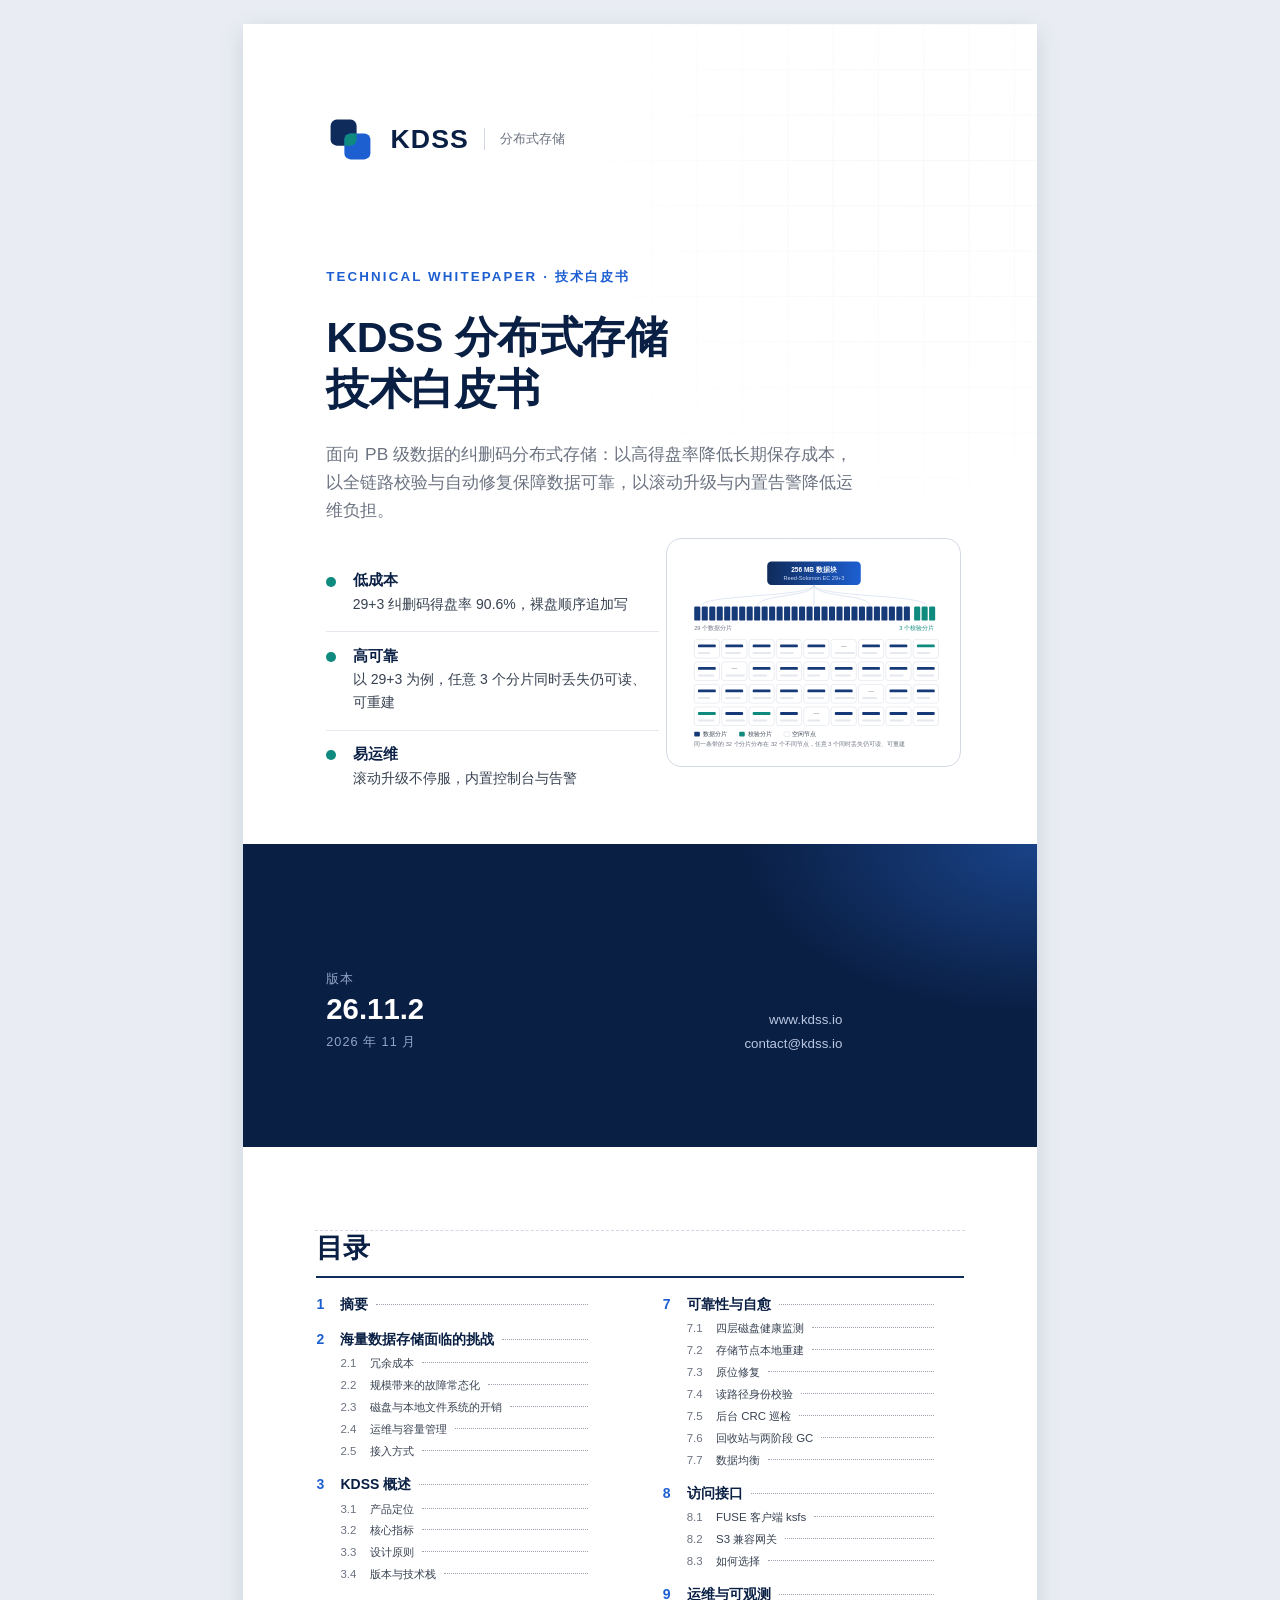
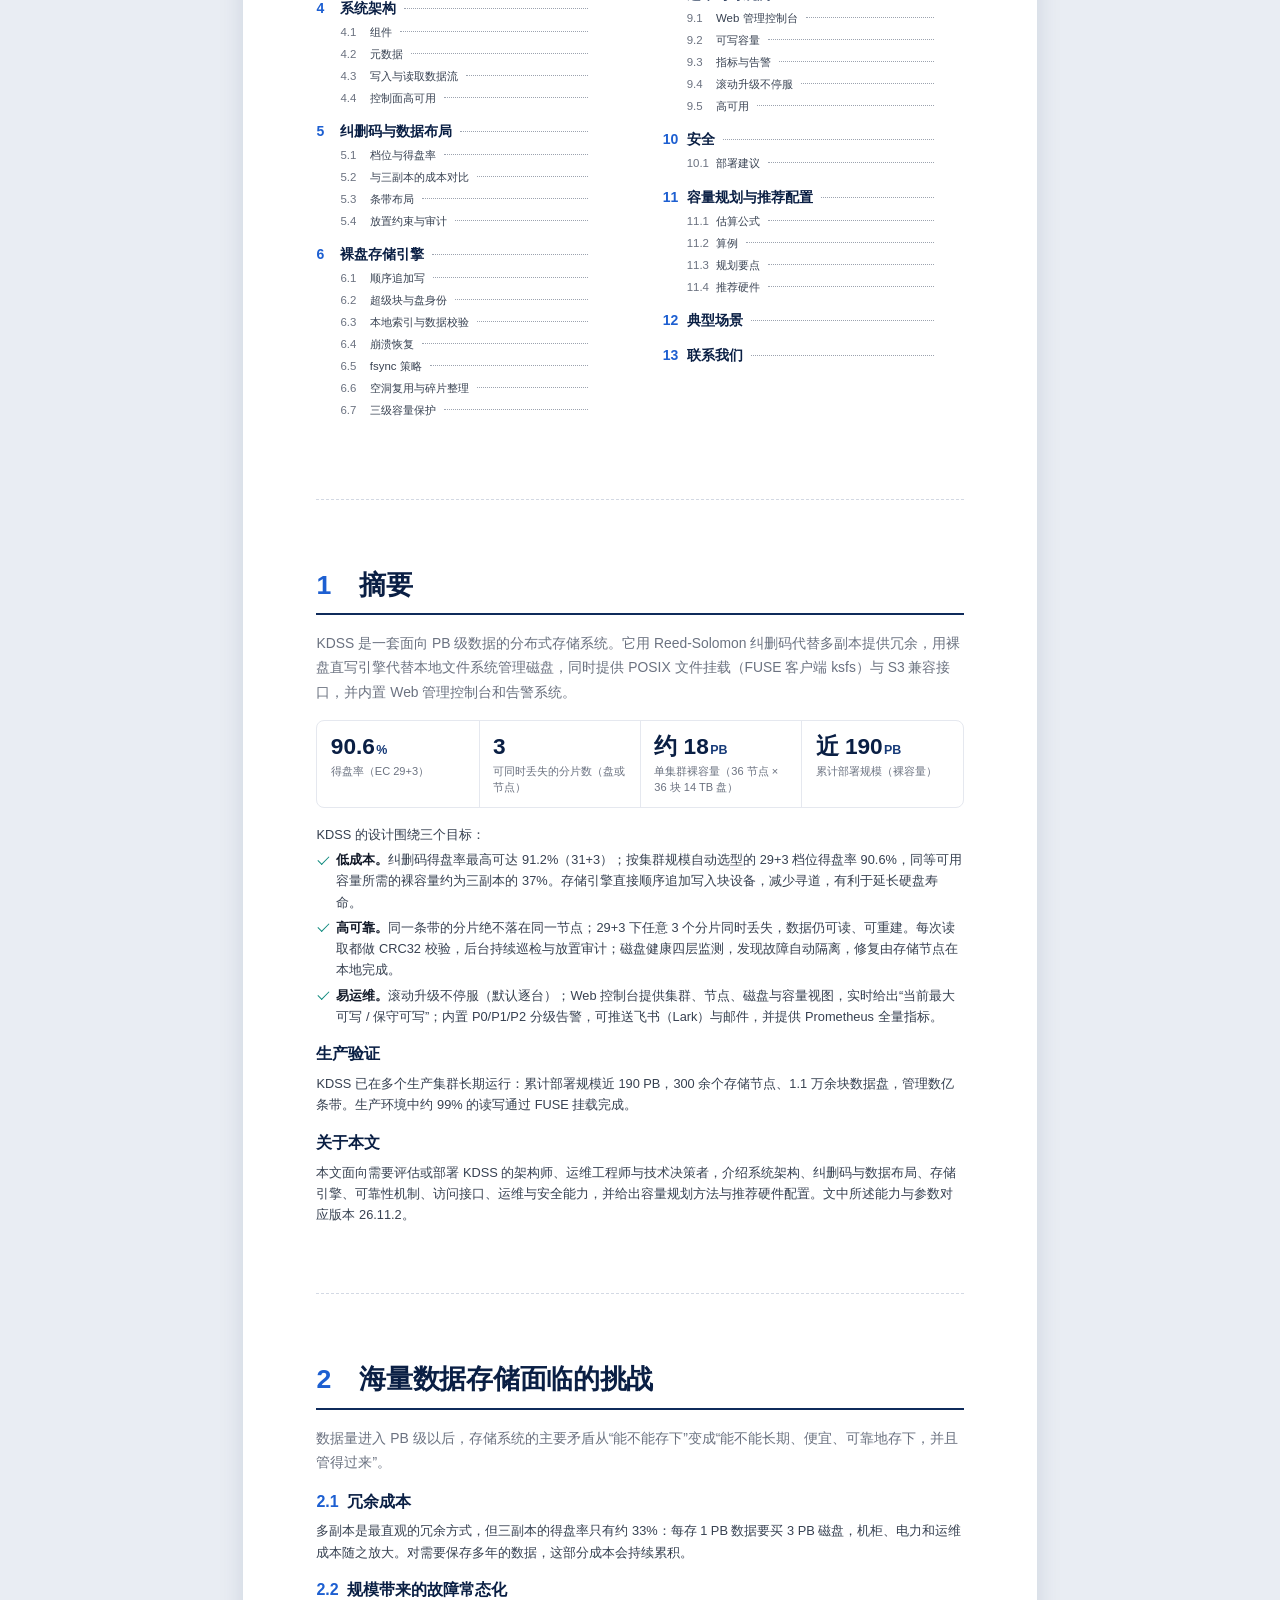
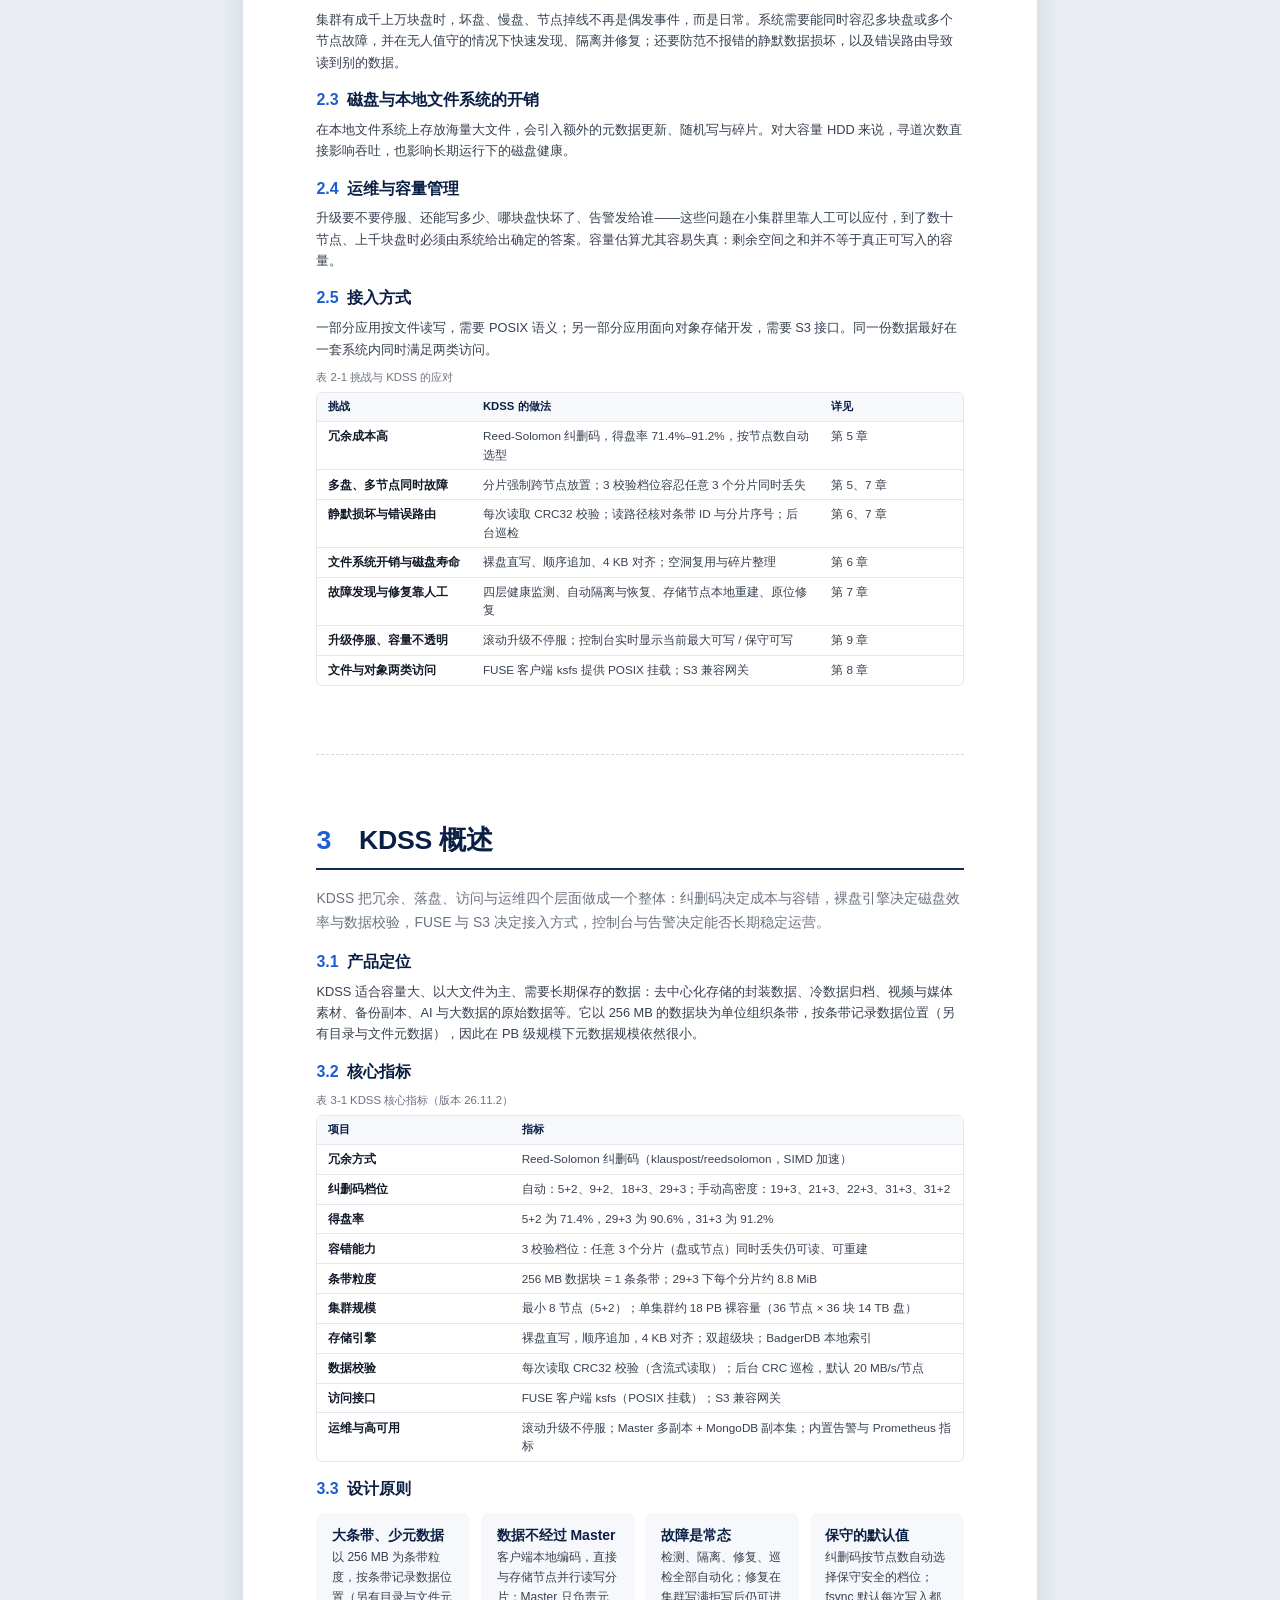
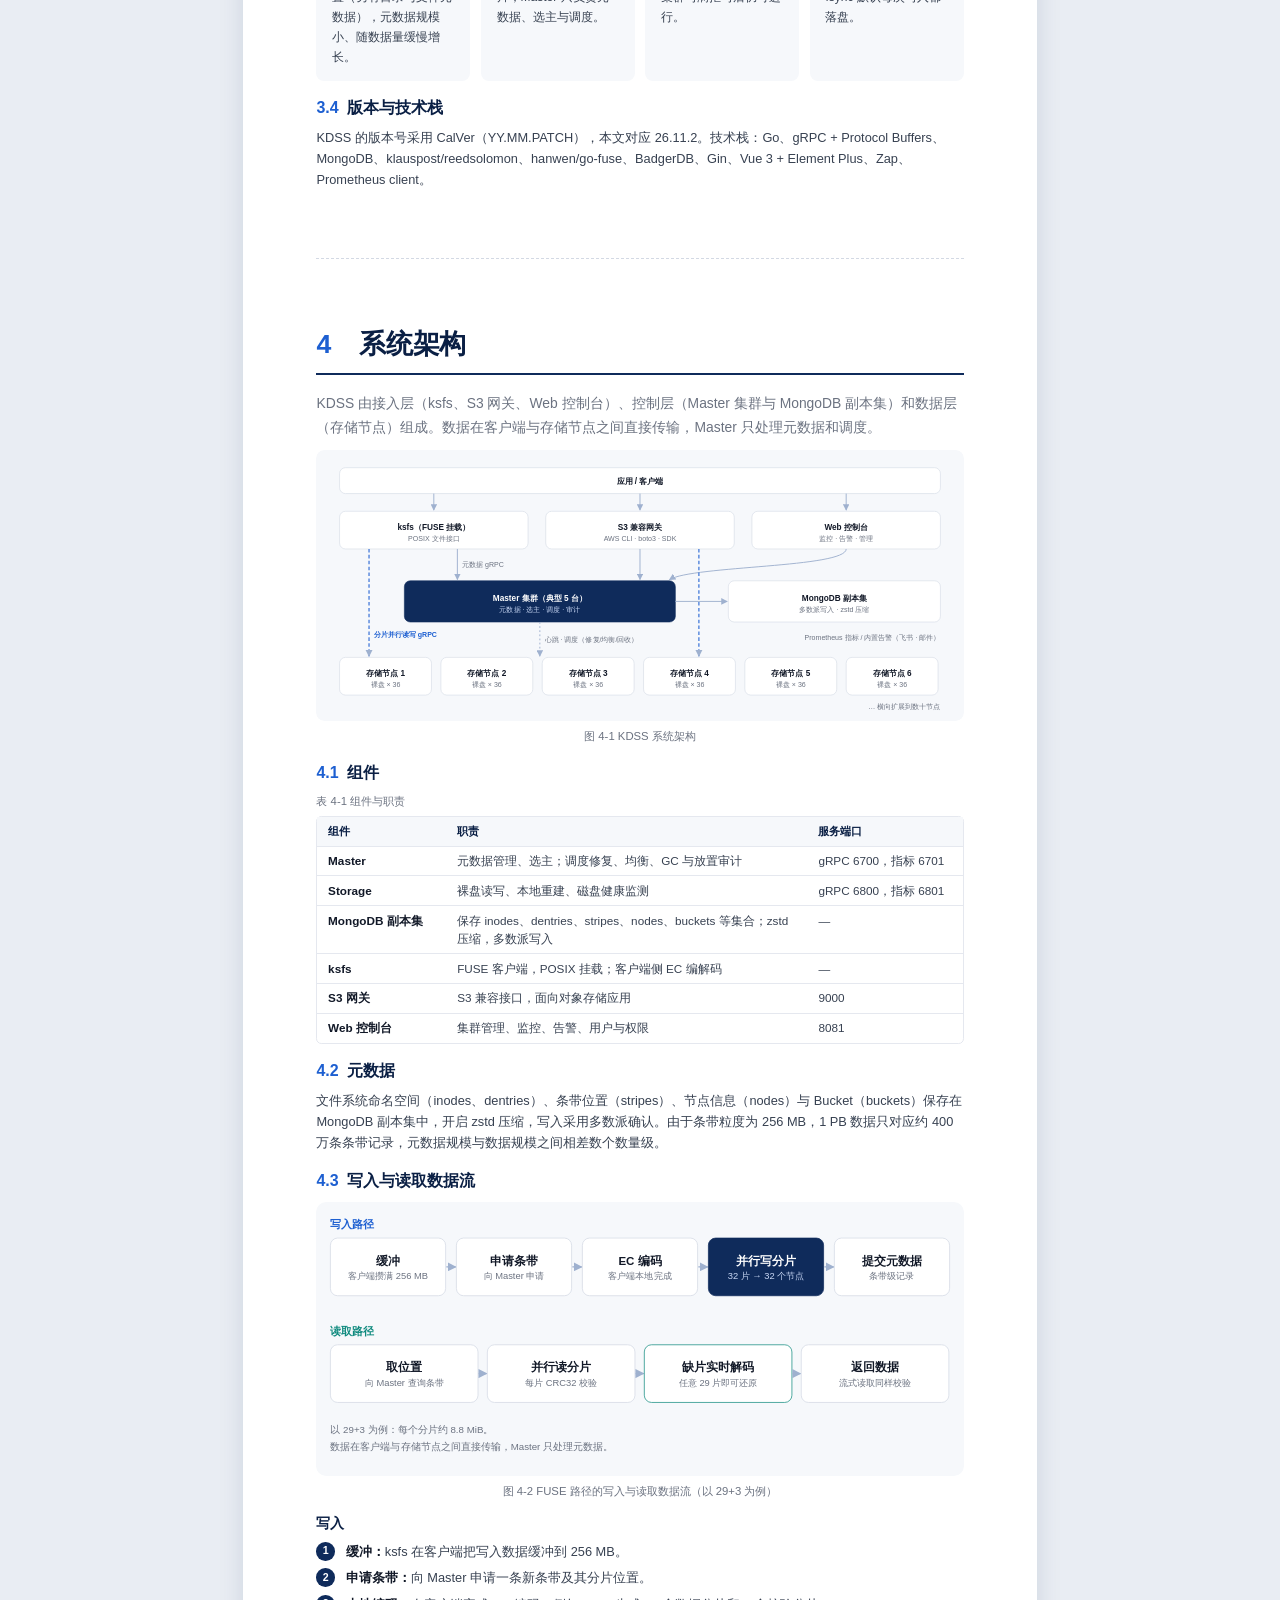
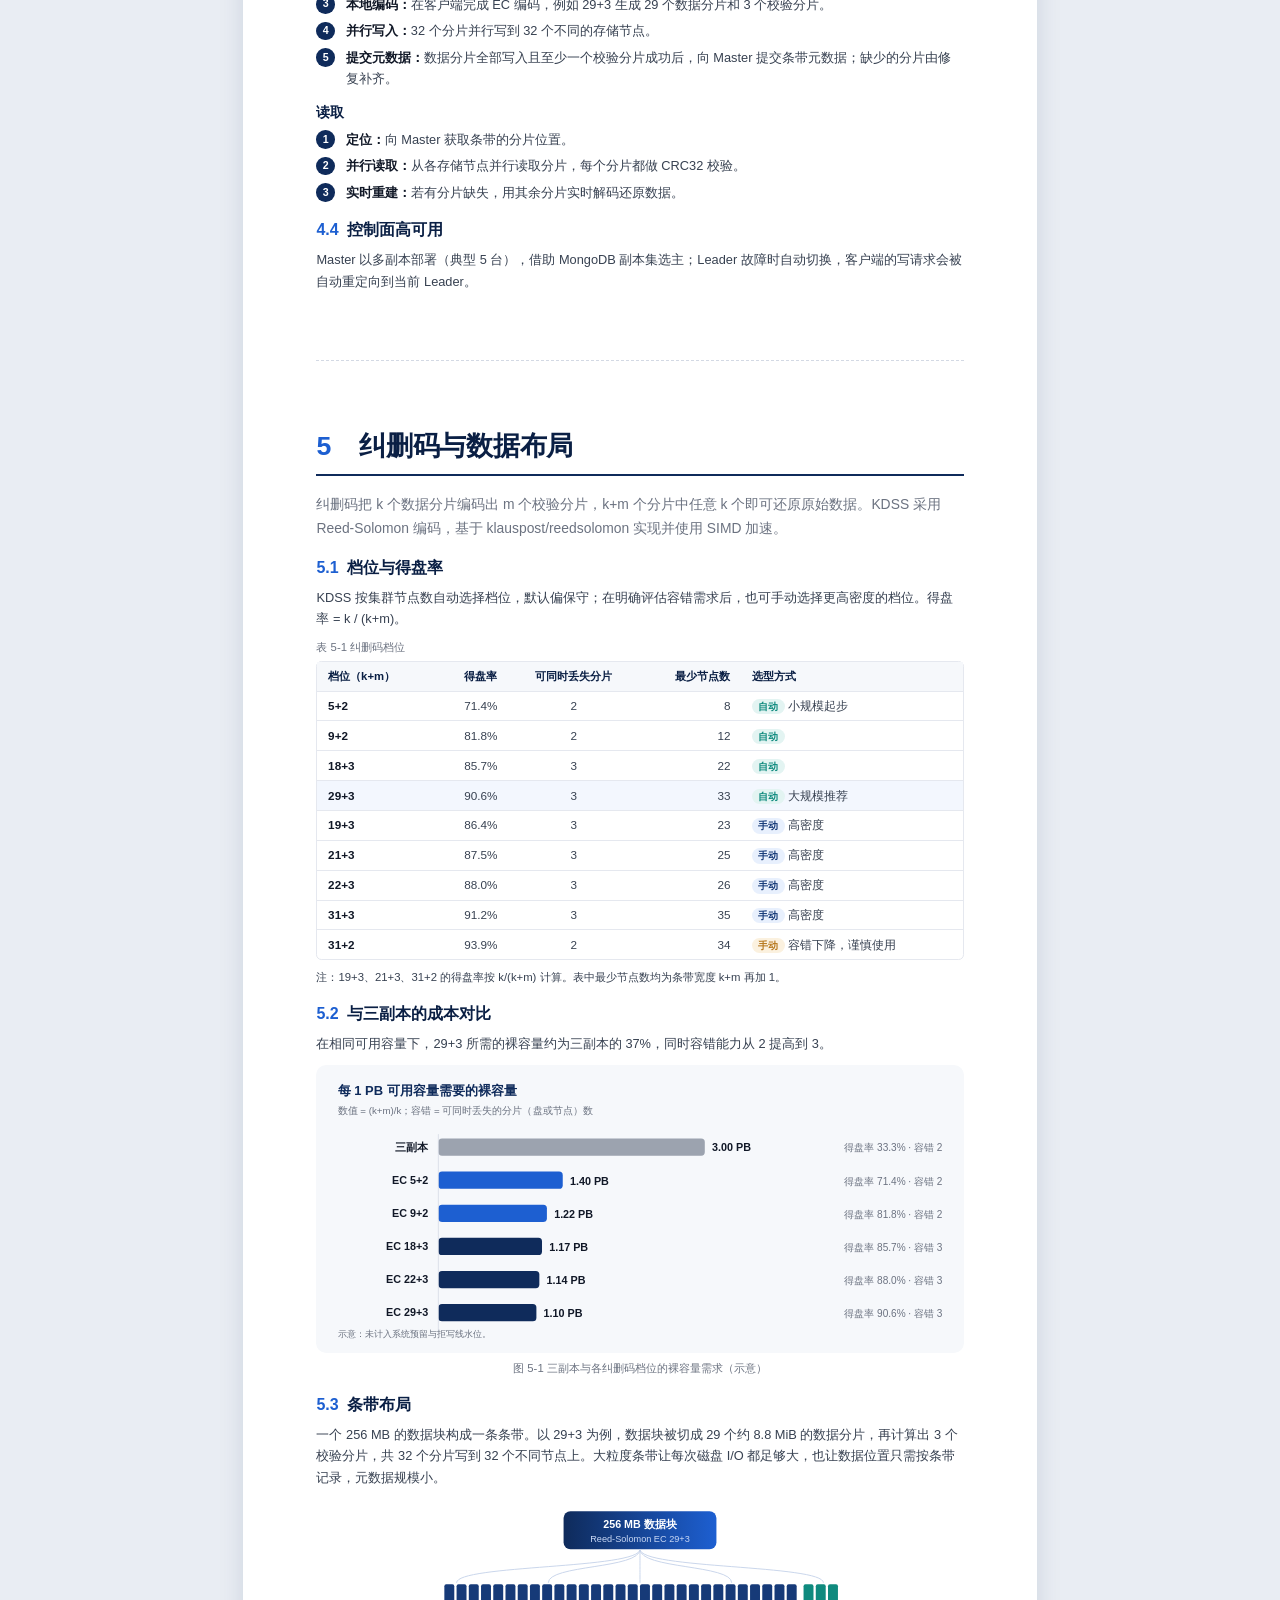
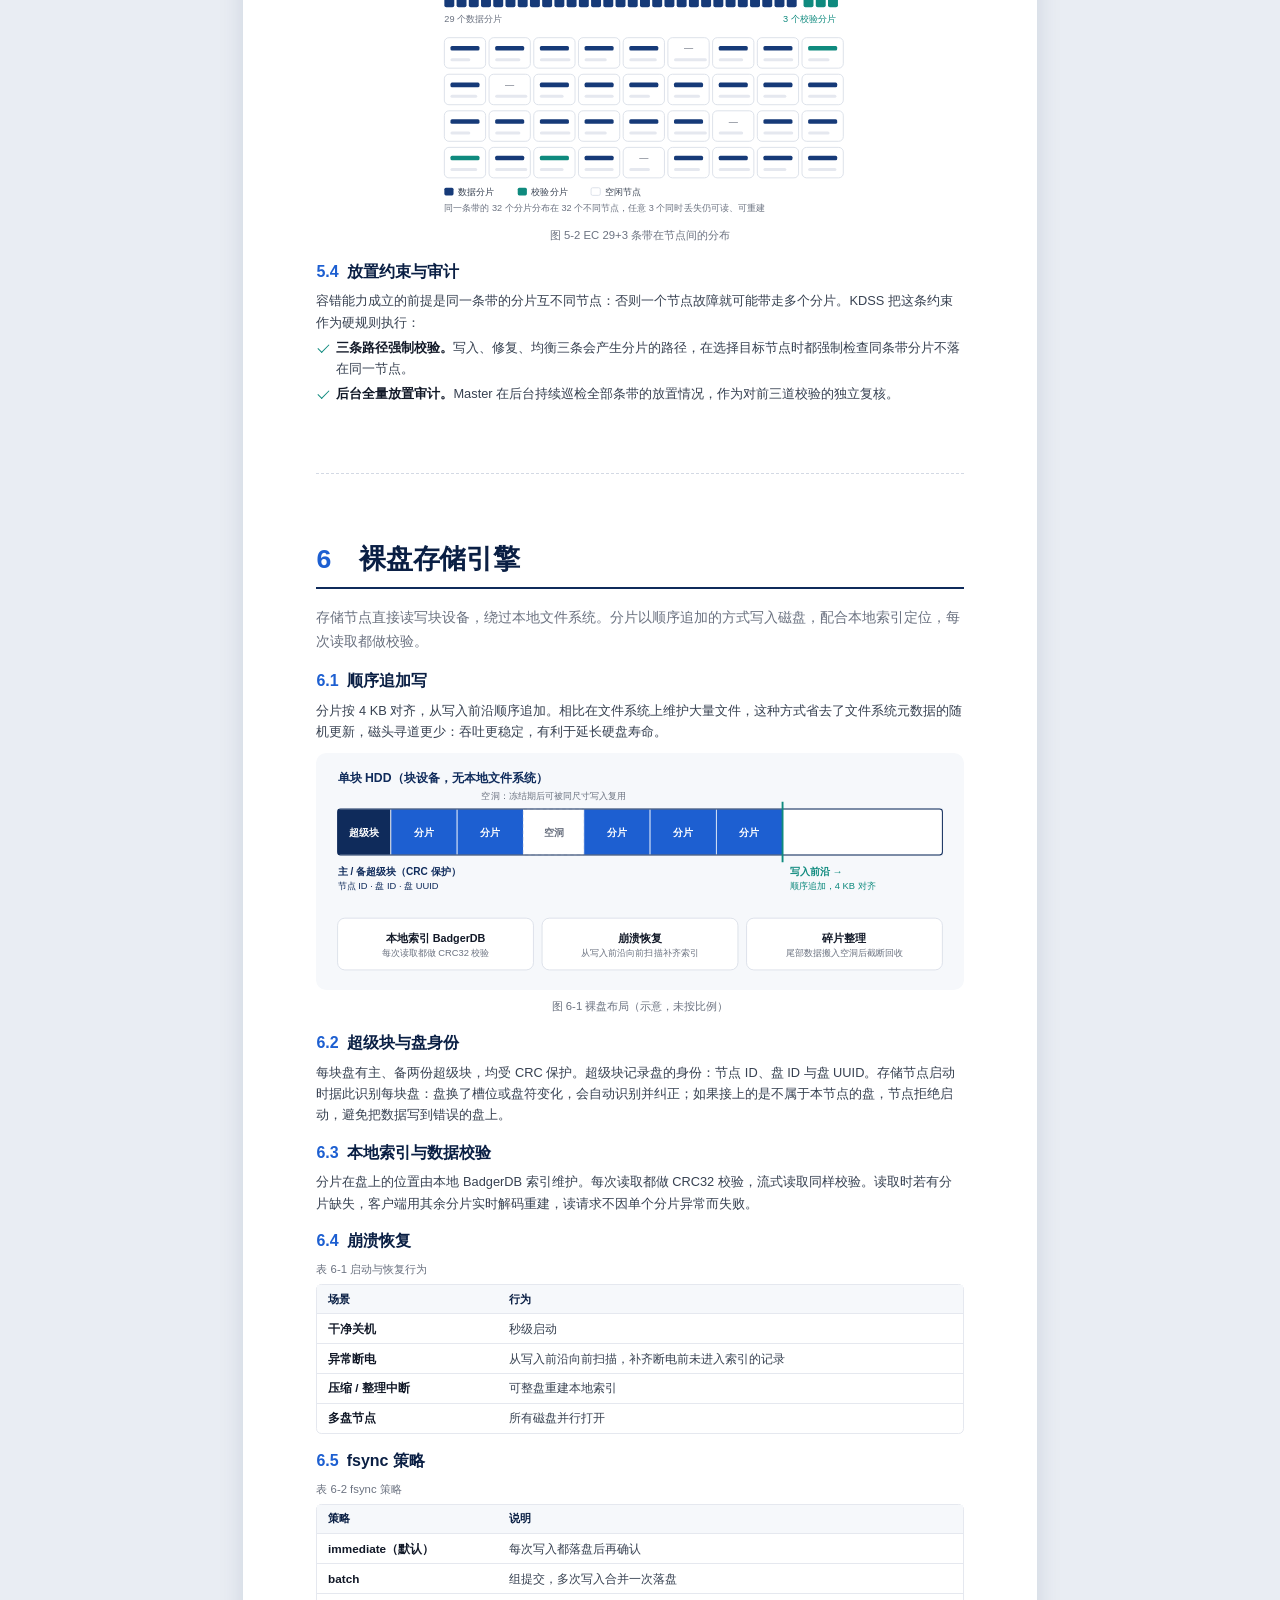
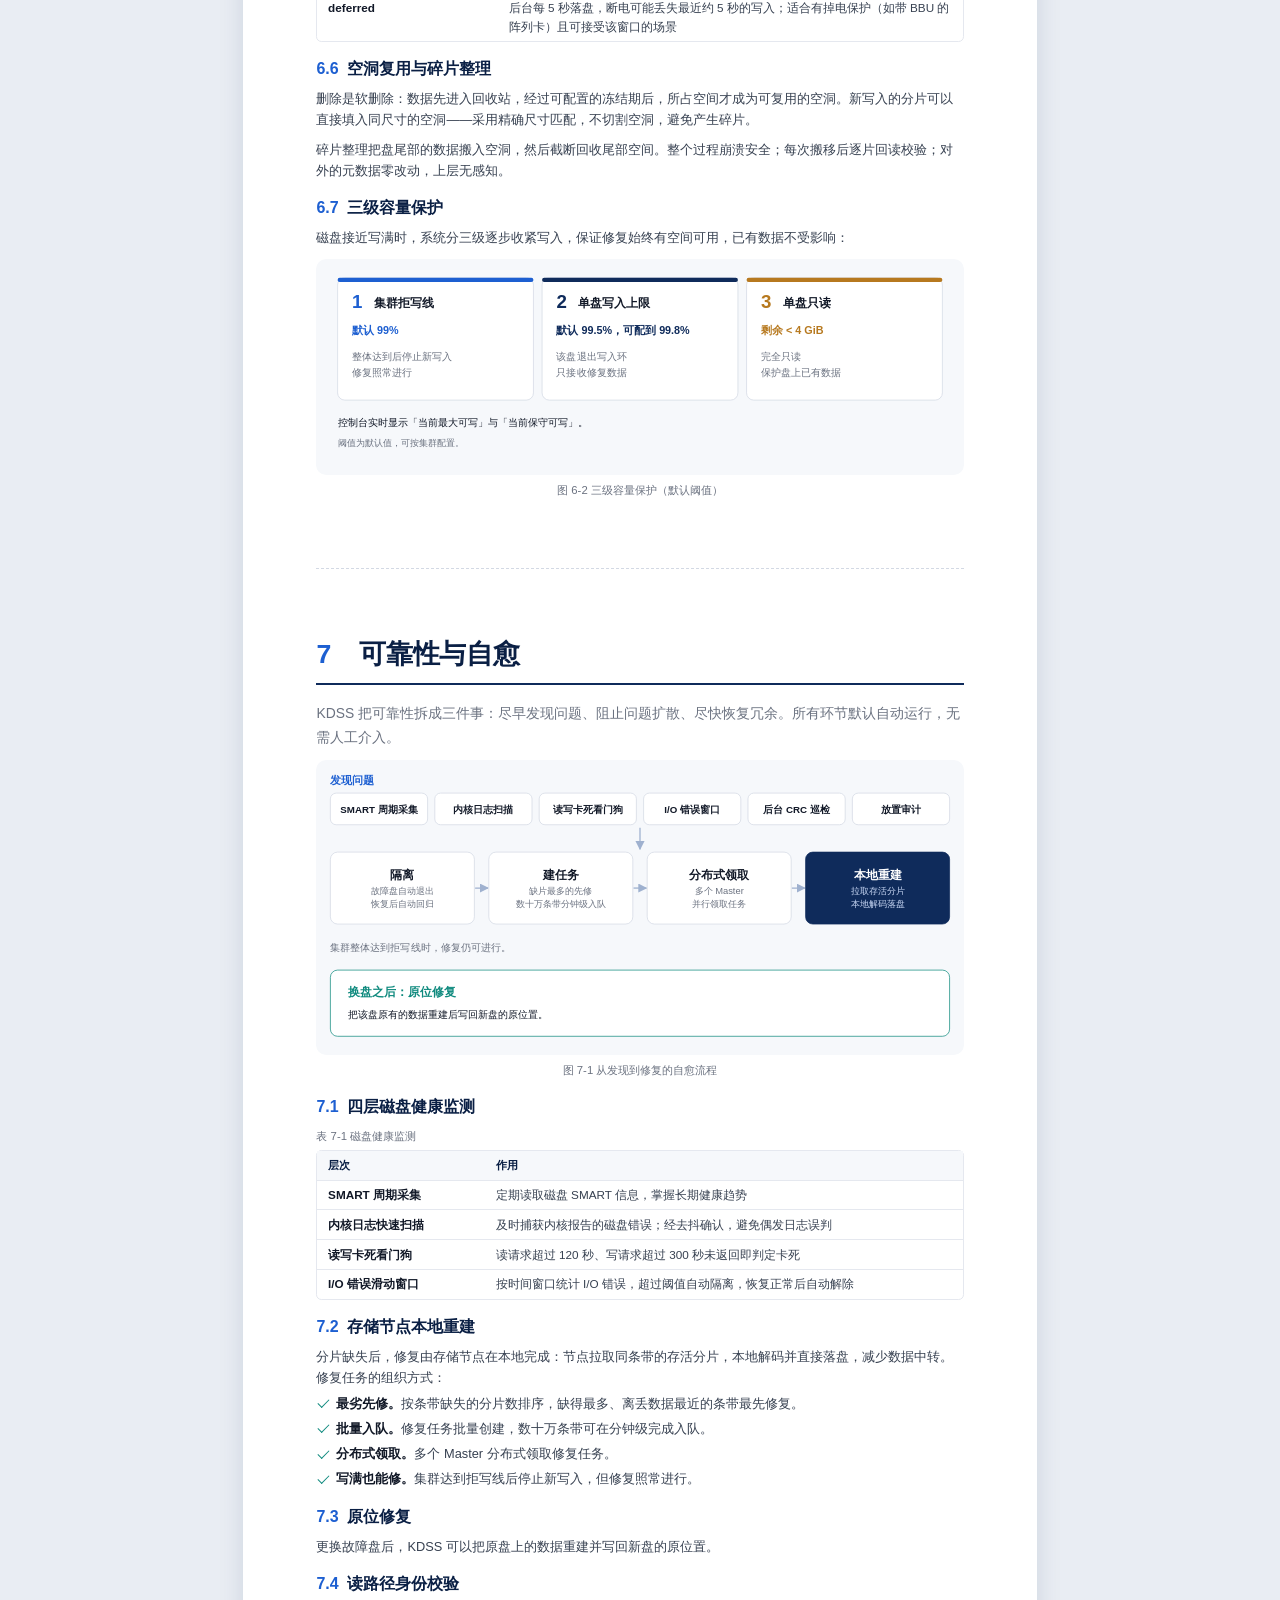
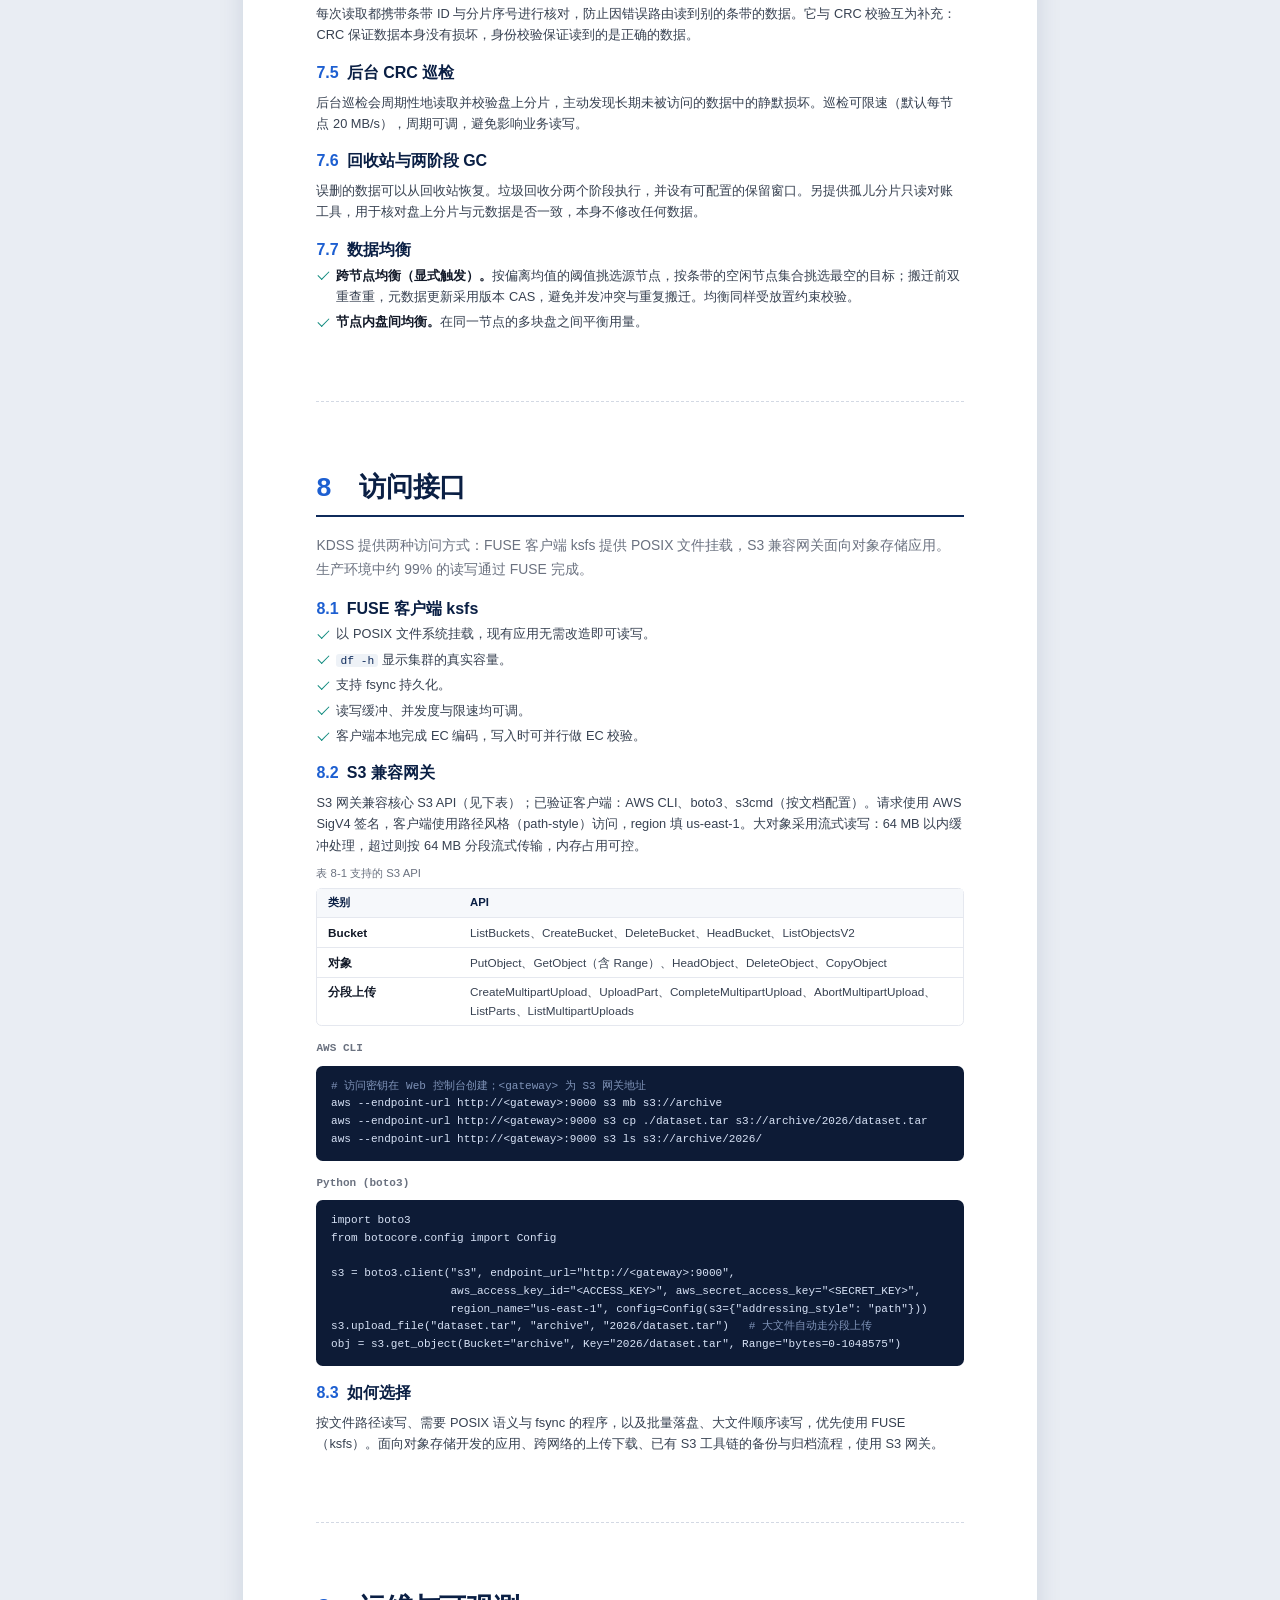
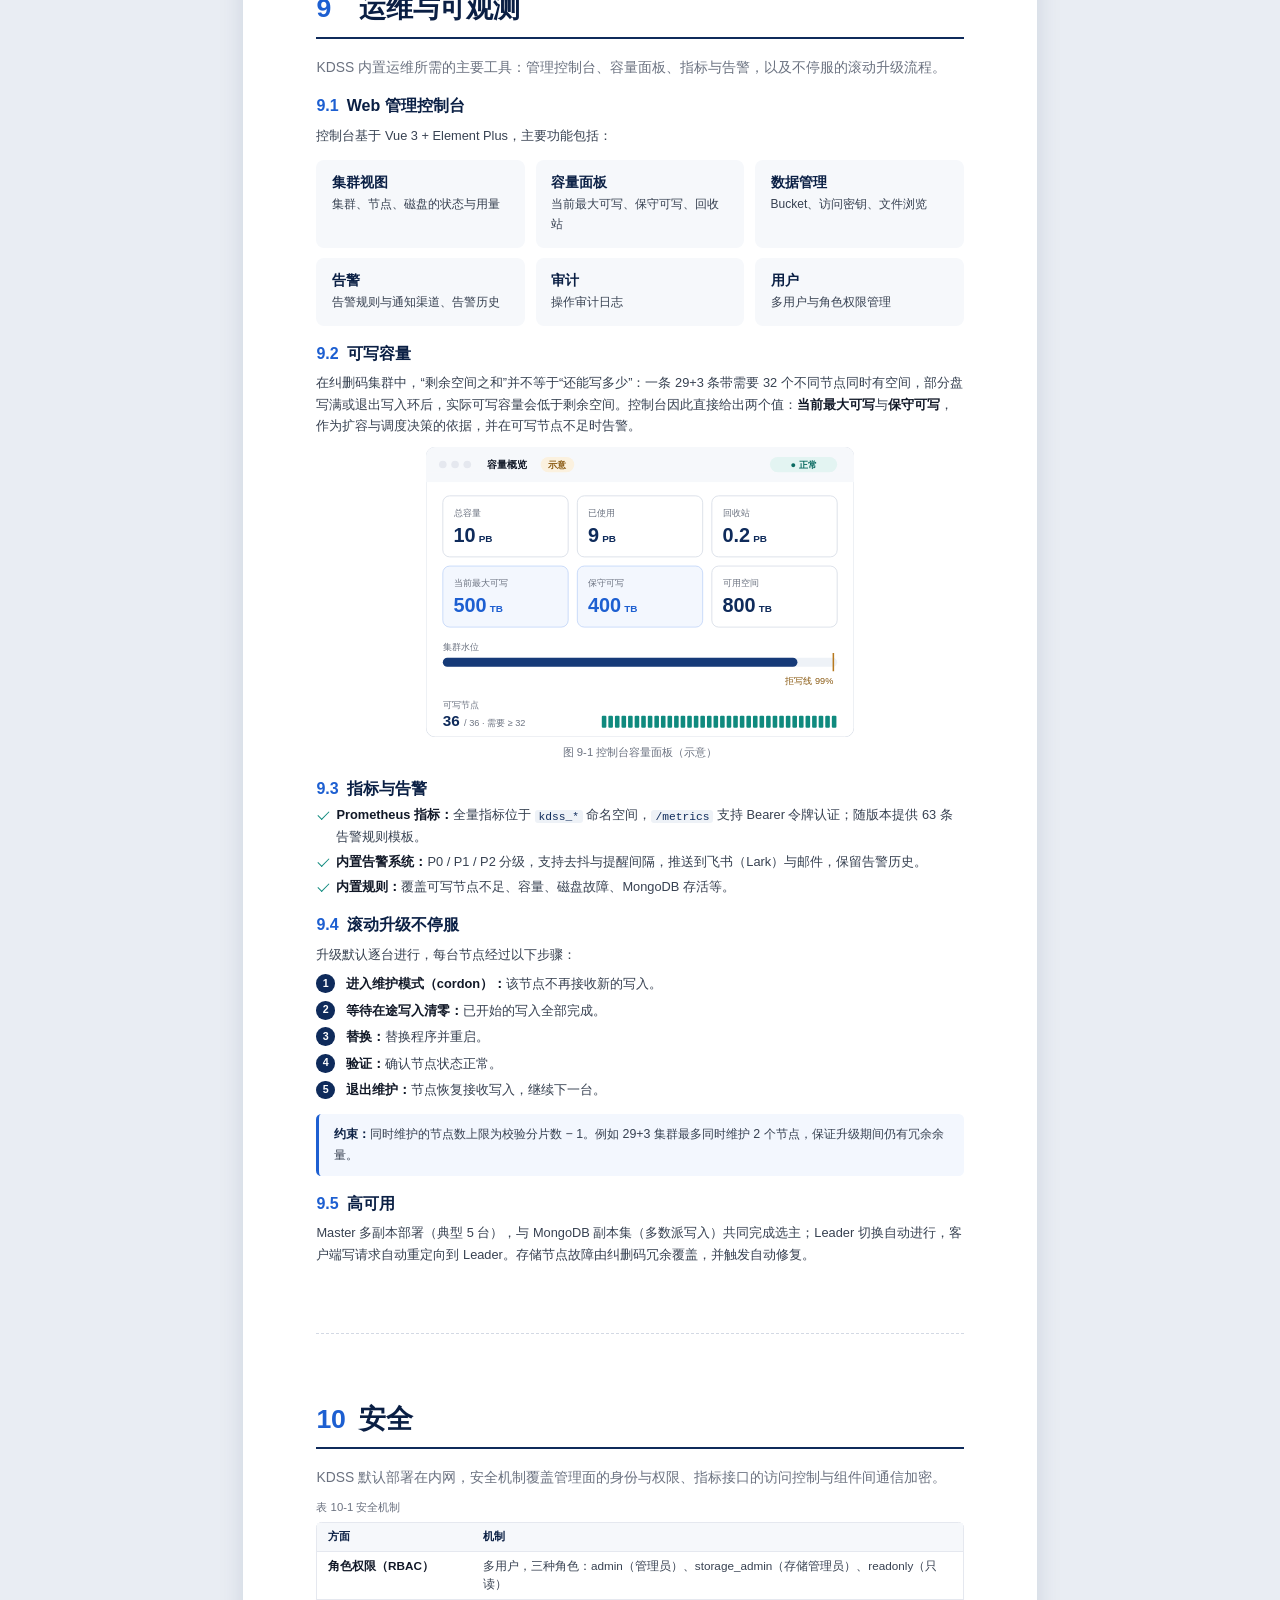
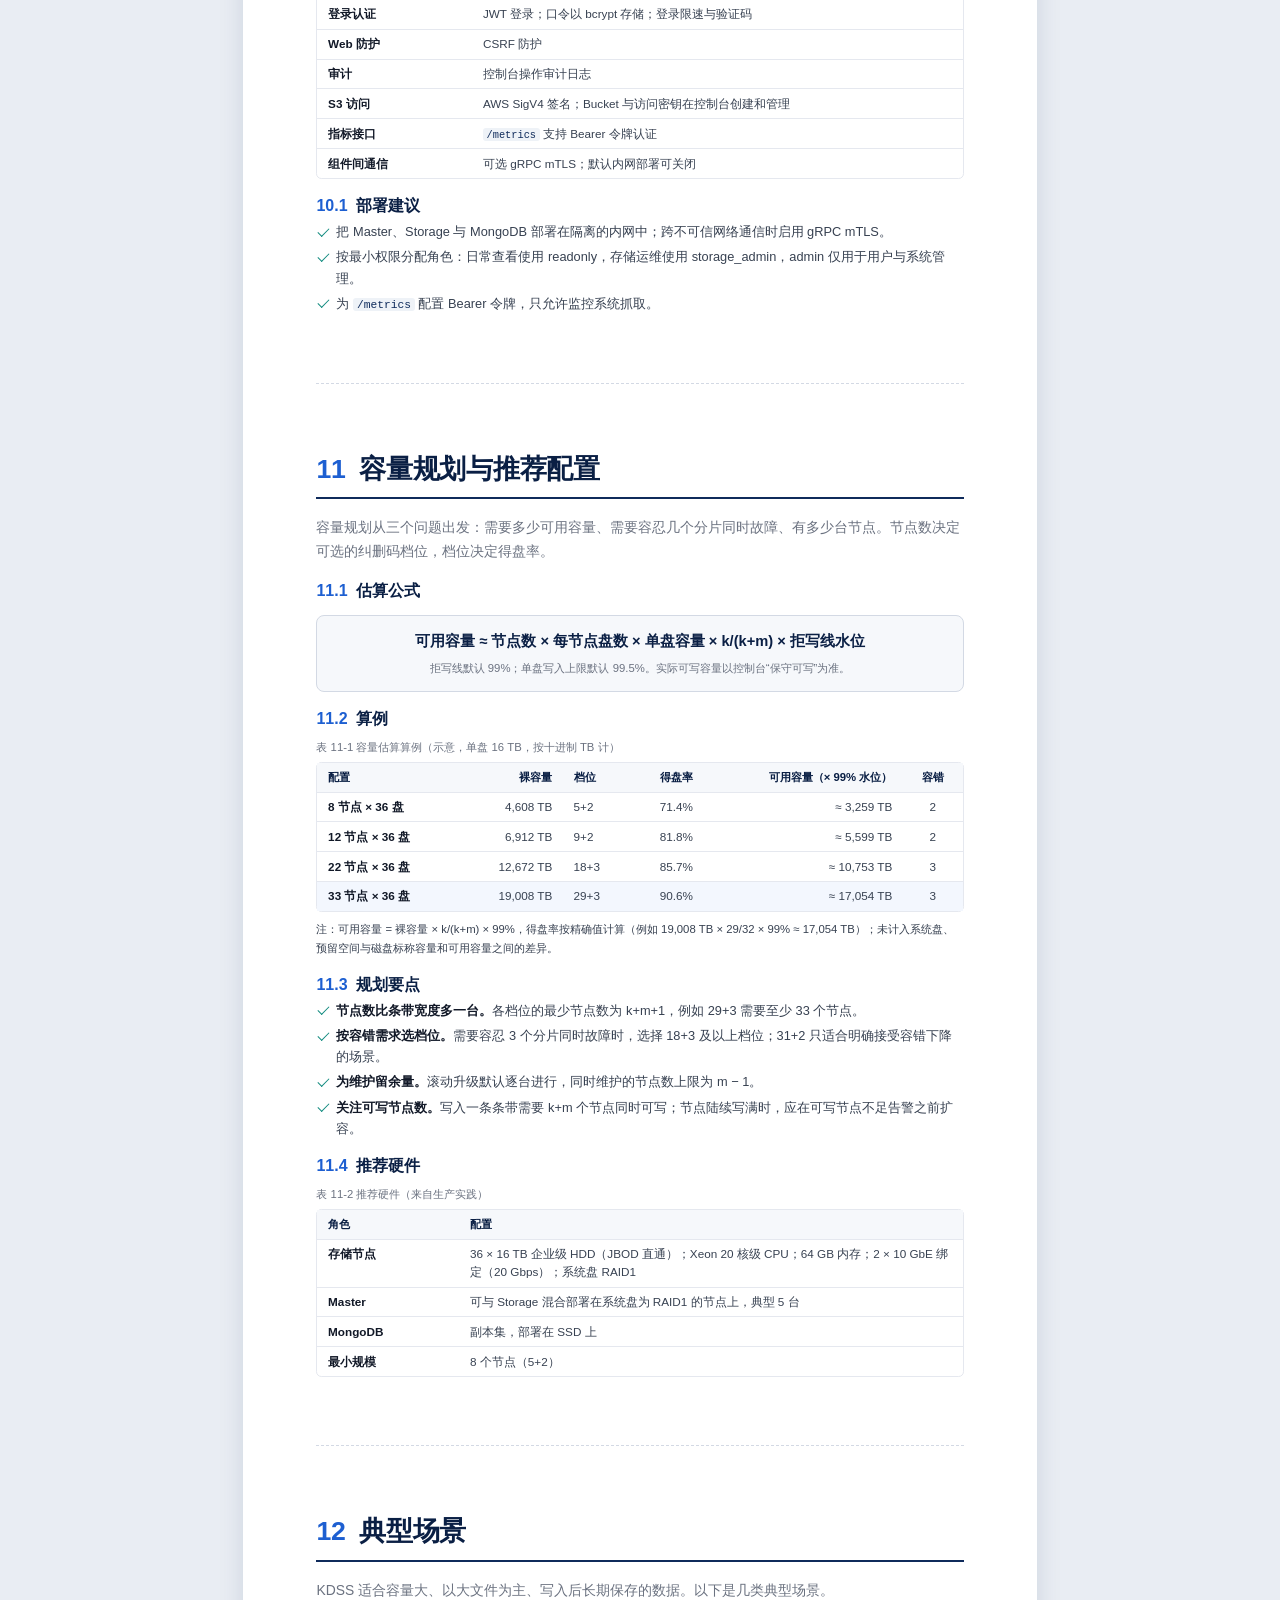
<file: whitepaper/zh.html>
<!doctype html>
<html lang="zh-CN">
<head>
<meta charset="utf-8">
<meta name="viewport" content="width=device-width, initial-scale=1">
<title>KDSS 分布式存储技术白皮书</title>
<meta name="description" content="KDSS 分布式存储技术白皮书（版本 26.11.2）：架构、纠删码、裸盘存储引擎、可靠性与自愈、访问接口、运维、安全与容量规划。">
<link rel="icon" href="../images/favicon.svg" type="image/svg+xml">
<link rel="stylesheet" href="whitepaper.css">
</head>
<body>

<!-- ============ Cover / 封面 ============ -->
<section class="cover">
  <div class="grid"></div>
  <div class="brand"><img src="../images/logo.svg" alt="KDSS"><b>KDSS</b><span>分布式存储</span></div>
  <div class="title">
    <div class="eyebrow">Technical Whitepaper · 技术白皮书</div>
    <h1>KDSS 分布式存储<br>技术白皮书</h1>
    <p class="sub">面向 PB 级数据的纠删码分布式存储：以高得盘率降低长期保存成本，以全链路校验与自动修复保障数据可靠，以滚动升级与内置告警降低运维负担。</p>
  </div>
  <ul class="points">
    <li><b>低成本</b>29+3 纠删码得盘率 90.6%，裸盘顺序追加写</li>
    <li><b>高可靠</b>以 29+3 为例，任意 3 个分片同时丢失仍可读、可重建</li>
    <li><b>易运维</b>滚动升级不停服，内置控制台与告警</li>
  </ul>
  <div class="visual"><img src="../images/hero-stripe-zh.svg" alt="EC 29+3 条带分布示意"></div>
  <div class="band"></div>
  <div class="meta">
    <div class="ver"><small>版本</small>26.11.2<small style="margin-top:3mm">2026 年 11 月</small></div>
    <div class="contact">www.kdss.io<br>contact@kdss.io</div>
  </div>
</section>

<!-- ============ TOC / 目录 ============ -->
<nav class="toc sheet" aria-label="目录">
  <h2>目录</h2>
  <ol id="toc"></ol>
</nav>

<main class="sheet">

<!-- ============ 1 ============ -->
<section class="chapter" id="s1">
  <h2><span class="no">1</span>摘要</h2>
  <p class="intro">KDSS 是一套面向 PB 级数据的分布式存储系统。它用 Reed-Solomon 纠删码代替多副本提供冗余，用裸盘直写引擎代替本地文件系统管理磁盘，同时提供 POSIX 文件挂载（FUSE 客户端 ksfs）与 S3 兼容接口，并内置 Web 管理控制台和告警系统。</p>

  <div class="metrics">
    <div class="metric"><strong>90.6<small>%</small></strong><span>得盘率（EC 29+3）</span></div>
    <div class="metric"><strong>3</strong><span>可同时丢失的分片数（盘或节点）</span></div>
    <div class="metric"><strong>约 18<small>PB</small></strong><span>单集群裸容量（36 节点 × 36 块 14 TB 盘）</span></div>
    <div class="metric"><strong>近 190<small>PB</small></strong><span>累计部署规模（裸容量）</span></div>
  </div>

  <p>KDSS 的设计围绕三个目标：</p>
  <ul class="ticks">
    <li><strong>低成本。</strong>纠删码得盘率最高可达 91.2%（31+3）；按集群规模自动选型的 29+3 档位得盘率 90.6%，同等可用容量所需的裸容量约为三副本的 37%。存储引擎直接顺序追加写入块设备，减少寻道，有利于延长硬盘寿命。</li>
    <li><strong>高可靠。</strong>同一条带的分片绝不落在同一节点；29+3 下任意 3 个分片同时丢失，数据仍可读、可重建。每次读取都做 CRC32 校验，后台持续巡检与放置审计；磁盘健康四层监测，发现故障自动隔离，修复由存储节点在本地完成。</li>
    <li><strong>易运维。</strong>滚动升级不停服（默认逐台）；Web 控制台提供集群、节点、磁盘与容量视图，实时给出“当前最大可写 / 保守可写”；内置 P0/P1/P2 分级告警，可推送飞书（Lark）与邮件，并提供 Prometheus 全量指标。</li>
  </ul>

  <h3>生产验证</h3>
  <p>KDSS 已在多个生产集群长期运行：累计部署规模近 190 PB，300 余个存储节点、1.1 万余块数据盘，管理数亿条带。生产环境中约 99% 的读写通过 FUSE 挂载完成。</p>

  <h3>关于本文</h3>
  <p>本文面向需要评估或部署 KDSS 的架构师、运维工程师与技术决策者，介绍系统架构、纠删码与数据布局、存储引擎、可靠性机制、访问接口、运维与安全能力，并给出容量规划方法与推荐硬件配置。文中所述能力与参数对应版本 26.11.2。</p>
</section>

<!-- ============ 2 ============ -->
<section class="chapter" id="s2">
  <h2><span class="no">2</span>海量数据存储面临的挑战</h2>
  <p class="intro">数据量进入 PB 级以后，存储系统的主要矛盾从“能不能存下”变成“能不能长期、便宜、可靠地存下，并且管得过来”。</p>

  <h3 id="s2-1"><span class="no">2.1</span>冗余成本</h3>
  <p>多副本是最直观的冗余方式，但三副本的得盘率只有约 33%：每存 1 PB 数据要买 3 PB 磁盘，机柜、电力和运维成本随之放大。对需要保存多年的数据，这部分成本会持续累积。</p>

  <h3 id="s2-2"><span class="no">2.2</span>规模带来的故障常态化</h3>
  <p>集群有成千上万块盘时，坏盘、慢盘、节点掉线不再是偶发事件，而是日常。系统需要能同时容忍多块盘或多个节点故障，并在无人值守的情况下快速发现、隔离并修复；还要防范不报错的静默数据损坏，以及错误路由导致读到别的数据。</p>

  <h3 id="s2-3"><span class="no">2.3</span>磁盘与本地文件系统的开销</h3>
  <p>在本地文件系统上存放海量大文件，会引入额外的元数据更新、随机写与碎片。对大容量 HDD 来说，寻道次数直接影响吞吐，也影响长期运行下的磁盘健康。</p>

  <h3 id="s2-4"><span class="no">2.4</span>运维与容量管理</h3>
  <p>升级要不要停服、还能写多少、哪块盘快坏了、告警发给谁——这些问题在小集群里靠人工可以应付，到了数十节点、上千块盘时必须由系统给出确定的答案。容量估算尤其容易失真：剩余空间之和并不等于真正可写入的容量。</p>

  <h3 id="s2-5"><span class="no">2.5</span>接入方式</h3>
  <p>一部分应用按文件读写，需要 POSIX 语义；另一部分应用面向对象存储开发，需要 S3 接口。同一份数据最好在一套系统内同时满足两类访问。</p>

  <table class="table">
    <caption>表 2-1 挑战与 KDSS 的应对</caption>
    <thead><tr><th style="width:24%">挑战</th><th>KDSS 的做法</th><th style="width:22%">详见</th></tr></thead>
    <tbody>
      <tr><td>冗余成本高</td><td>Reed-Solomon 纠删码，得盘率 71.4%–91.2%，按节点数自动选型</td><td>第 5 章</td></tr>
      <tr><td>多盘、多节点同时故障</td><td>分片强制跨节点放置；3 校验档位容忍任意 3 个分片同时丢失</td><td>第 5、7 章</td></tr>
      <tr><td>静默损坏与错误路由</td><td>每次读取 CRC32 校验；读路径核对条带 ID 与分片序号；后台巡检</td><td>第 6、7 章</td></tr>
      <tr><td>文件系统开销与磁盘寿命</td><td>裸盘直写、顺序追加、4 KB 对齐；空洞复用与碎片整理</td><td>第 6 章</td></tr>
      <tr><td>故障发现与修复靠人工</td><td>四层健康监测、自动隔离与恢复、存储节点本地重建、原位修复</td><td>第 7 章</td></tr>
      <tr><td>升级停服、容量不透明</td><td>滚动升级不停服；控制台实时显示当前最大可写 / 保守可写</td><td>第 9 章</td></tr>
      <tr><td>文件与对象两类访问</td><td>FUSE 客户端 ksfs 提供 POSIX 挂载；S3 兼容网关</td><td>第 8 章</td></tr>
    </tbody>
  </table>
</section>

<!-- ============ 3 ============ -->
<section class="chapter" id="s3">
  <h2><span class="no">3</span>KDSS 概述</h2>
  <p class="intro">KDSS 把冗余、落盘、访问与运维四个层面做成一个整体：纠删码决定成本与容错，裸盘引擎决定磁盘效率与数据校验，FUSE 与 S3 决定接入方式，控制台与告警决定能否长期稳定运营。</p>

  <h3 id="s3-1"><span class="no">3.1</span>产品定位</h3>
  <p>KDSS 适合容量大、以大文件为主、需要长期保存的数据：去中心化存储的封装数据、冷数据归档、视频与媒体素材、备份副本、AI 与大数据的原始数据等。它以 256 MB 的数据块为单位组织条带，按条带记录数据位置（另有目录与文件元数据），因此在 PB 级规模下元数据规模依然很小。</p>

  <h3 id="s3-2"><span class="no">3.2</span>核心指标</h3>
  <table class="table">
    <caption>表 3-1 KDSS 核心指标（版本 26.11.2）</caption>
    <thead><tr><th style="width:30%">项目</th><th>指标</th></tr></thead>
    <tbody>
      <tr><td>冗余方式</td><td>Reed-Solomon 纠删码（klauspost/reedsolomon，SIMD 加速）</td></tr>
      <tr><td>纠删码档位</td><td>自动：5+2、9+2、18+3、29+3；手动高密度：19+3、21+3、22+3、31+3、31+2</td></tr>
      <tr><td>得盘率</td><td>5+2 为 71.4%，29+3 为 90.6%，31+3 为 91.2%</td></tr>
      <tr><td>容错能力</td><td>3 校验档位：任意 3 个分片（盘或节点）同时丢失仍可读、可重建</td></tr>
      <tr><td>条带粒度</td><td>256 MB 数据块 = 1 条条带；29+3 下每个分片约 8.8 MiB</td></tr>
      <tr><td>集群规模</td><td>最小 8 节点（5+2）；单集群约 18 PB 裸容量（36 节点 × 36 块 14 TB 盘）</td></tr>
      <tr><td>存储引擎</td><td>裸盘直写，顺序追加，4 KB 对齐；双超级块；BadgerDB 本地索引</td></tr>
      <tr><td>数据校验</td><td>每次读取 CRC32 校验（含流式读取）；后台 CRC 巡检，默认 20 MB/s/节点</td></tr>
      <tr><td>访问接口</td><td>FUSE 客户端 ksfs（POSIX 挂载）；S3 兼容网关</td></tr>
      <tr><td>运维与高可用</td><td>滚动升级不停服；Master 多副本 + MongoDB 副本集；内置告警与 Prometheus 指标</td></tr>
    </tbody>
  </table>

  <h3 id="s3-3"><span class="no">3.3</span>设计原则</h3>
  <div class="cards four">
    <div class="card flat"><h4>大条带、少元数据</h4><p>以 256 MB 为条带粒度，按条带记录数据位置（另有目录与文件元数据），元数据规模小、随数据量缓慢增长。</p></div>
    <div class="card flat"><h4>数据不经过 Master</h4><p>客户端本地编码，直接与存储节点并行读写分片；Master 只负责元数据、选主与调度。</p></div>
    <div class="card flat"><h4>故障是常态</h4><p>检测、隔离、修复、巡检全部自动化；修复在集群写满拒写后仍可进行。</p></div>
    <div class="card flat"><h4>保守的默认值</h4><p>纠删码按节点数自动选择保守安全的档位；fsync 默认每次写入都落盘。</p></div>
  </div>

  <h3 id="s3-4"><span class="no">3.4</span>版本与技术栈</h3>
  <p>KDSS 的版本号采用 CalVer（YY.MM.PATCH），本文对应 26.11.2。技术栈：Go、gRPC + Protocol Buffers、MongoDB、klauspost/reedsolomon、hanwen/go-fuse、BadgerDB、Gin、Vue 3 + Element Plus、Zap、Prometheus client。</p>
</section>

<!-- ============ 4 ============ -->
<section class="chapter" id="s4">
  <h2><span class="no">4</span>系统架构</h2>
  <p class="intro">KDSS 由接入层（ksfs、S3 网关、Web 控制台）、控制层（Master 集群与 MongoDB 副本集）和数据层（存储节点）组成。数据在客户端与存储节点之间直接传输，Master 只处理元数据和调度。</p>

  <figure class="figure">
    <img src="../images/architecture-zh.svg" alt="KDSS 系统架构">
    <figcaption>图 4-1 KDSS 系统架构</figcaption>
  </figure>

  <h3 id="s4-1"><span class="no">4.1</span>组件</h3>
  <table class="table">
    <caption>表 4-1 组件与职责</caption>
    <thead><tr><th style="width:20%">组件</th><th>职责</th><th style="width:24%">服务端口</th></tr></thead>
    <tbody>
      <tr><td>Master</td><td>元数据管理、选主；调度修复、均衡、GC 与放置审计</td><td>gRPC 6700，指标 6701</td></tr>
      <tr><td>Storage</td><td>裸盘读写、本地重建、磁盘健康监测</td><td>gRPC 6800，指标 6801</td></tr>
      <tr><td>MongoDB 副本集</td><td>保存 inodes、dentries、stripes、nodes、buckets 等集合；zstd 压缩，多数派写入</td><td>—</td></tr>
      <tr><td>ksfs</td><td>FUSE 客户端，POSIX 挂载；客户端侧 EC 编解码</td><td>—</td></tr>
      <tr><td>S3 网关</td><td>S3 兼容接口，面向对象存储应用</td><td>9000</td></tr>
      <tr><td>Web 控制台</td><td>集群管理、监控、告警、用户与权限</td><td>8081</td></tr>
    </tbody>
  </table>

  <h3 id="s4-2"><span class="no">4.2</span>元数据</h3>
  <p>文件系统命名空间（inodes、dentries）、条带位置（stripes）、节点信息（nodes）与 Bucket（buckets）保存在 MongoDB 副本集中，开启 zstd 压缩，写入采用多数派确认。由于条带粒度为 256 MB，1 PB 数据只对应约 400 万条条带记录，元数据规模与数据规模之间相差数个数量级。</p>

  <h3 id="s4-3"><span class="no">4.3</span>写入与读取数据流</h3>
  <figure class="figure">
    <img src="../images/wp-dataflow-zh.svg" alt="写入与读取数据流">
    <figcaption>图 4-2 FUSE 路径的写入与读取数据流（以 29+3 为例）</figcaption>
  </figure>
  <h4>写入</h4>
  <ol class="steps">
    <li><b>缓冲：</b>ksfs 在客户端把写入数据缓冲到 256 MB。</li>
    <li><b>申请条带：</b>向 Master 申请一条新条带及其分片位置。</li>
    <li><b>本地编码：</b>在客户端完成 EC 编码，例如 29+3 生成 29 个数据分片和 3 个校验分片。</li>
    <li><b>并行写入：</b>32 个分片并行写到 32 个不同的存储节点。</li>
    <li><b>提交元数据：</b>数据分片全部写入且至少一个校验分片成功后，向 Master 提交条带元数据；缺少的分片由修复补齐。</li>
  </ol>
  <h4>读取</h4>
  <ol class="steps">
    <li><b>定位：</b>向 Master 获取条带的分片位置。</li>
    <li><b>并行读取：</b>从各存储节点并行读取分片，每个分片都做 CRC32 校验。</li>
    <li><b>实时重建：</b>若有分片缺失，用其余分片实时解码还原数据。</li>
  </ol>

  <h3 id="s4-4"><span class="no">4.4</span>控制面高可用</h3>
  <p>Master 以多副本部署（典型 5 台），借助 MongoDB 副本集选主；Leader 故障时自动切换，客户端的写请求会被自动重定向到当前 Leader。</p>
</section>

<!-- ============ 5 ============ -->
<section class="chapter" id="s5">
  <h2><span class="no">5</span>纠删码与数据布局</h2>
  <p class="intro">纠删码把 k 个数据分片编码出 m 个校验分片，k+m 个分片中任意 k 个即可还原原始数据。KDSS 采用 Reed-Solomon 编码，基于 klauspost/reedsolomon 实现并使用 SIMD 加速。</p>

  <h3 id="s5-1"><span class="no">5.1</span>档位与得盘率</h3>
  <p>KDSS 按集群节点数自动选择档位，默认偏保守；在明确评估容错需求后，也可手动选择更高密度的档位。得盘率 = k / (k+m)。</p>
  <table class="table">
    <caption>表 5-1 纠删码档位</caption>
    <thead><tr><th>档位（k+m）</th><th class="num">得盘率</th><th class="c">可同时丢失分片</th><th class="num">最少节点数</th><th>选型方式</th></tr></thead>
    <tbody>
      <tr><td>5+2</td><td class="num">71.4%</td><td class="c">2</td><td class="num">8</td><td><span class="tag teal">自动</span> 小规模起步</td></tr>
      <tr><td>9+2</td><td class="num">81.8%</td><td class="c">2</td><td class="num">12</td><td><span class="tag teal">自动</span></td></tr>
      <tr><td>18+3</td><td class="num">85.7%</td><td class="c">3</td><td class="num">22</td><td><span class="tag teal">自动</span></td></tr>
      <tr class="hl"><td>29+3</td><td class="num">90.6%</td><td class="c">3</td><td class="num">33</td><td><span class="tag teal">自动</span> 大规模推荐</td></tr>
      <tr><td>19+3</td><td class="num">86.4%</td><td class="c">3</td><td class="num">23</td><td><span class="tag">手动</span> 高密度</td></tr>
      <tr><td>21+3</td><td class="num">87.5%</td><td class="c">3</td><td class="num">25</td><td><span class="tag">手动</span> 高密度</td></tr>
      <tr><td>22+3</td><td class="num">88.0%</td><td class="c">3</td><td class="num">26</td><td><span class="tag">手动</span> 高密度</td></tr>
      <tr><td>31+3</td><td class="num">91.2%</td><td class="c">3</td><td class="num">35</td><td><span class="tag">手动</span> 高密度</td></tr>
      <tr><td>31+2</td><td class="num">93.9%</td><td class="c">2</td><td class="num">34</td><td><span class="tag amber">手动</span> 容错下降，谨慎使用</td></tr>
    </tbody>
  </table>
  <p class="muted" style="font-size:8.5pt">注：19+3、21+3、31+2 的得盘率按 k/(k+m) 计算。表中最少节点数均为条带宽度 k+m 再加 1。</p>

  <h3 id="s5-2"><span class="no">5.2</span>与三副本的成本对比</h3>
  <p>在相同可用容量下，29+3 所需的裸容量约为三副本的 37%，同时容错能力从 2 提高到 3。</p>
  <figure class="figure">
    <img src="../images/wp-cost-zh.svg" alt="每 1 PB 可用容量所需裸容量">
    <figcaption>图 5-1 三副本与各纠删码档位的裸容量需求（示意）</figcaption>
  </figure>

  <h3 id="s5-3"><span class="no">5.3</span>条带布局</h3>
  <p>一个 256 MB 的数据块构成一条条带。以 29+3 为例，数据块被切成 29 个约 8.8 MiB 的数据分片，再计算出 3 个校验分片，共 32 个分片写到 32 个不同节点上。大粒度条带让每次磁盘 I/O 都足够大，也让数据位置只需按条带记录，元数据规模小。</p>
  <figure class="figure narrow">
    <img src="../images/hero-stripe-zh.svg" alt="EC 29+3 条带分布">
    <figcaption>图 5-2 EC 29+3 条带在节点间的分布</figcaption>
  </figure>

  <h3 id="s5-4"><span class="no">5.4</span>放置约束与审计</h3>
  <p>容错能力成立的前提是同一条带的分片互不同节点：否则一个节点故障就可能带走多个分片。KDSS 把这条约束作为硬规则执行：</p>
  <ul class="ticks">
    <li><strong>三条路径强制校验。</strong>写入、修复、均衡三条会产生分片的路径，在选择目标节点时都强制检查同条带分片不落在同一节点。</li>
    <li><strong>后台全量放置审计。</strong>Master 在后台持续巡检全部条带的放置情况，作为对前三道校验的独立复核。</li>
  </ul>
</section>

<!-- ============ 6 ============ -->
<section class="chapter" id="s6">
  <h2><span class="no">6</span>裸盘存储引擎</h2>
  <p class="intro">存储节点直接读写块设备，绕过本地文件系统。分片以顺序追加的方式写入磁盘，配合本地索引定位，每次读取都做校验。</p>

  <h3 id="s6-1"><span class="no">6.1</span>顺序追加写</h3>
  <p>分片按 4 KB 对齐，从写入前沿顺序追加。相比在文件系统上维护大量文件，这种方式省去了文件系统元数据的随机更新，磁头寻道更少：吞吐更稳定，有利于延长硬盘寿命。</p>
  <figure class="figure">
    <img src="../images/wp-disk-zh.svg" alt="裸盘布局示意">
    <figcaption>图 6-1 裸盘布局（示意，未按比例）</figcaption>
  </figure>

  <h3 id="s6-2"><span class="no">6.2</span>超级块与盘身份</h3>
  <p>每块盘有主、备两份超级块，均受 CRC 保护。超级块记录盘的身份：节点 ID、盘 ID 与盘 UUID。存储节点启动时据此识别每块盘：盘换了槽位或盘符变化，会自动识别并纠正；如果接上的是不属于本节点的盘，节点拒绝启动，避免把数据写到错误的盘上。</p>

  <h3 id="s6-3"><span class="no">6.3</span>本地索引与数据校验</h3>
  <p>分片在盘上的位置由本地 BadgerDB 索引维护。每次读取都做 CRC32 校验，流式读取同样校验。读取时若有分片缺失，客户端用其余分片实时解码重建，读请求不因单个分片异常而失败。</p>

  <h3 id="s6-4"><span class="no">6.4</span>崩溃恢复</h3>
  <table class="table">
    <caption>表 6-1 启动与恢复行为</caption>
    <thead><tr><th style="width:28%">场景</th><th>行为</th></tr></thead>
    <tbody>
      <tr><td>干净关机</td><td>秒级启动</td></tr>
      <tr><td>异常断电</td><td>从写入前沿向前扫描，补齐断电前未进入索引的记录</td></tr>
      <tr><td>压缩 / 整理中断</td><td>可整盘重建本地索引</td></tr>
      <tr><td>多盘节点</td><td>所有磁盘并行打开</td></tr>
    </tbody>
  </table>

  <h3 id="s6-5"><span class="no">6.5</span>fsync 策略</h3>
  <table class="table">
    <caption>表 6-2 fsync 策略</caption>
    <thead><tr><th style="width:28%">策略</th><th>说明</th></tr></thead>
    <tbody>
      <tr><td>immediate（默认）</td><td>每次写入都落盘后再确认</td></tr>
      <tr><td>batch</td><td>组提交，多次写入合并一次落盘</td></tr>
      <tr><td>deferred</td><td>后台每 5 秒落盘，断电可能丢失最近约 5 秒的写入；适合有掉电保护（如带 BBU 的阵列卡）且可接受该窗口的场景</td></tr>
    </tbody>
  </table>

  <h3 id="s6-6"><span class="no">6.6</span>空洞复用与碎片整理</h3>
  <p>删除是软删除：数据先进入回收站，经过可配置的冻结期后，所占空间才成为可复用的空洞。新写入的分片可以直接填入同尺寸的空洞——采用精确尺寸匹配，不切割空洞，避免产生碎片。</p>
  <p>碎片整理把盘尾部的数据搬入空洞，然后截断回收尾部空间。整个过程崩溃安全；每次搬移后逐片回读校验；对外的元数据零改动，上层无感知。</p>

  <h3 id="s6-7"><span class="no">6.7</span>三级容量保护</h3>
  <p>磁盘接近写满时，系统分三级逐步收紧写入，保证修复始终有空间可用，已有数据不受影响：</p>
  <figure class="figure">
    <img src="../images/wp-capacity-zh.svg" alt="三级容量保护">
    <figcaption>图 6-2 三级容量保护（默认阈值）</figcaption>
  </figure>
</section>

<!-- ============ 7 ============ -->
<section class="chapter" id="s7">
  <h2><span class="no">7</span>可靠性与自愈</h2>
  <p class="intro">KDSS 把可靠性拆成三件事：尽早发现问题、阻止问题扩散、尽快恢复冗余。所有环节默认自动运行，无需人工介入。</p>

  <figure class="figure">
    <img src="../images/wp-heal-zh.svg" alt="自愈流程">
    <figcaption>图 7-1 从发现到修复的自愈流程</figcaption>
  </figure>

  <h3 id="s7-1"><span class="no">7.1</span>四层磁盘健康监测</h3>
  <table class="table">
    <caption>表 7-1 磁盘健康监测</caption>
    <thead><tr><th style="width:26%">层次</th><th>作用</th></tr></thead>
    <tbody>
      <tr><td>SMART 周期采集</td><td>定期读取磁盘 SMART 信息，掌握长期健康趋势</td></tr>
      <tr><td>内核日志快速扫描</td><td>及时捕获内核报告的磁盘错误；经去抖确认，避免偶发日志误判</td></tr>
      <tr><td>读写卡死看门狗</td><td>读请求超过 120 秒、写请求超过 300 秒未返回即判定卡死</td></tr>
      <tr><td>I/O 错误滑动窗口</td><td>按时间窗口统计 I/O 错误，超过阈值自动隔离，恢复正常后自动解除</td></tr>
    </tbody>
  </table>

  <h3 id="s7-2"><span class="no">7.2</span>存储节点本地重建</h3>
  <p>分片缺失后，修复由存储节点在本地完成：节点拉取同条带的存活分片，本地解码并直接落盘，减少数据中转。修复任务的组织方式：</p>
  <ul class="ticks">
    <li><strong>最劣先修。</strong>按条带缺失的分片数排序，缺得最多、离丢数据最近的条带最先修复。</li>
    <li><strong>批量入队。</strong>修复任务批量创建，数十万条带可在分钟级完成入队。</li>
    <li><strong>分布式领取。</strong>多个 Master 分布式领取修复任务。</li>
    <li><strong>写满也能修。</strong>集群达到拒写线后停止新写入，但修复照常进行。</li>
  </ul>

  <h3 id="s7-3"><span class="no">7.3</span>原位修复</h3>
  <p>更换故障盘后，KDSS 可以把原盘上的数据重建并写回新盘的原位置。</p>

  <h3 id="s7-4"><span class="no">7.4</span>读路径身份校验</h3>
  <p>每次读取都携带条带 ID 与分片序号进行核对，防止因错误路由读到别的条带的数据。它与 CRC 校验互为补充：CRC 保证数据本身没有损坏，身份校验保证读到的是正确的数据。</p>

  <h3 id="s7-5"><span class="no">7.5</span>后台 CRC 巡检</h3>
  <p>后台巡检会周期性地读取并校验盘上分片，主动发现长期未被访问的数据中的静默损坏。巡检可限速（默认每节点 20 MB/s），周期可调，避免影响业务读写。</p>

  <h3 id="s7-6"><span class="no">7.6</span>回收站与两阶段 GC</h3>
  <p>误删的数据可以从回收站恢复。垃圾回收分两个阶段执行，并设有可配置的保留窗口。另提供孤儿分片只读对账工具，用于核对盘上分片与元数据是否一致，本身不修改任何数据。</p>

  <h3 id="s7-7"><span class="no">7.7</span>数据均衡</h3>
  <ul class="ticks">
    <li><strong>跨节点均衡（显式触发）。</strong>按偏离均值的阈值挑选源节点，按条带的空闲节点集合挑选最空的目标；搬迁前双重查重，元数据更新采用版本 CAS，避免并发冲突与重复搬迁。均衡同样受放置约束校验。</li>
    <li><strong>节点内盘间均衡。</strong>在同一节点的多块盘之间平衡用量。</li>
  </ul>
</section>

<!-- ============ 8 ============ -->
<section class="chapter" id="s8">
  <h2><span class="no">8</span>访问接口</h2>
  <p class="intro">KDSS 提供两种访问方式：FUSE 客户端 ksfs 提供 POSIX 文件挂载，S3 兼容网关面向对象存储应用。生产环境中约 99% 的读写通过 FUSE 完成。</p>

  <h3 id="s8-1"><span class="no">8.1</span>FUSE 客户端 ksfs</h3>
  <ul class="ticks">
    <li>以 POSIX 文件系统挂载，现有应用无需改造即可读写。</li>
    <li><code>df -h</code> 显示集群的真实容量。</li>
    <li>支持 fsync 持久化。</li>
    <li>读写缓冲、并发度与限速均可调。</li>
    <li>客户端本地完成 EC 编码，写入时可并行做 EC 校验。</li>
  </ul>

  <h3 id="s8-2"><span class="no">8.2</span>S3 兼容网关</h3>
  <p>S3 网关兼容核心 S3 API（见下表）；已验证客户端：AWS CLI、boto3、s3cmd（按文档配置）。请求使用 AWS SigV4 签名，客户端使用路径风格（path-style）访问，region 填 us-east-1。大对象采用流式读写：64 MB 以内缓冲处理，超过则按 64 MB 分段流式传输，内存占用可控。</p>
  <table class="table">
    <caption>表 8-1 支持的 S3 API</caption>
    <thead><tr><th style="width:22%">类别</th><th>API</th></tr></thead>
    <tbody>
      <tr><td>Bucket</td><td>ListBuckets、CreateBucket、DeleteBucket、HeadBucket、ListObjectsV2</td></tr>
      <tr><td>对象</td><td>PutObject、GetObject（含 Range）、HeadObject、DeleteObject、CopyObject</td></tr>
      <tr><td>分段上传</td><td>CreateMultipartUpload、UploadPart、CompleteMultipartUpload、AbortMultipartUpload、ListParts、ListMultipartUploads</td></tr>
    </tbody>
  </table>

  <div class="code-title">AWS CLI</div>
<pre><span class="c"># 访问密钥在 Web 控制台创建；&lt;gateway&gt; 为 S3 网关地址</span>
aws --endpoint-url http://&lt;gateway&gt;:9000 s3 mb s3://archive
aws --endpoint-url http://&lt;gateway&gt;:9000 s3 cp ./dataset.tar s3://archive/2026/dataset.tar
aws --endpoint-url http://&lt;gateway&gt;:9000 s3 ls s3://archive/2026/</pre>

  <div class="code-title">Python (boto3)</div>
<pre>import boto3
from botocore.config import Config

s3 = boto3.client("s3", endpoint_url="http://&lt;gateway&gt;:9000",
                  aws_access_key_id="&lt;ACCESS_KEY&gt;", aws_secret_access_key="&lt;SECRET_KEY&gt;",
                  region_name="us-east-1", config=Config(s3={"addressing_style": "path"}))
s3.upload_file("dataset.tar", "archive", "2026/dataset.tar")   <span class="c"># 大文件自动走分段上传</span>
obj = s3.get_object(Bucket="archive", Key="2026/dataset.tar", Range="bytes=0-1048575")</pre>

  <h3 id="s8-3"><span class="no">8.3</span>如何选择</h3>
  <p>按文件路径读写、需要 POSIX 语义与 fsync 的程序，以及批量落盘、大文件顺序读写，优先使用 FUSE（ksfs）。面向对象存储开发的应用、跨网络的上传下载、已有 S3 工具链的备份与归档流程，使用 S3 网关。</p>
</section>

<!-- ============ 9 ============ -->
<section class="chapter" id="s9">
  <h2><span class="no">9</span>运维与可观测</h2>
  <p class="intro">KDSS 内置运维所需的主要工具：管理控制台、容量面板、指标与告警，以及不停服的滚动升级流程。</p>

  <h3 id="s9-1"><span class="no">9.1</span>Web 管理控制台</h3>
  <p>控制台基于 Vue 3 + Element Plus，主要功能包括：</p>
  <div class="cards">
    <div class="card flat"><h4>集群视图</h4><p>集群、节点、磁盘的状态与用量</p></div>
    <div class="card flat"><h4>容量面板</h4><p>当前最大可写、保守可写、回收站</p></div>
    <div class="card flat"><h4>数据管理</h4><p>Bucket、访问密钥、文件浏览</p></div>
    <div class="card flat"><h4>告警</h4><p>告警规则与通知渠道、告警历史</p></div>
    <div class="card flat"><h4>审计</h4><p>操作审计日志</p></div>
    <div class="card flat"><h4>用户</h4><p>多用户与角色权限管理</p></div>
  </div>

  <h3 id="s9-2"><span class="no">9.2</span>可写容量</h3>
  <p>在纠删码集群中，“剩余空间之和”并不等于“还能写多少”：一条 29+3 条带需要 32 个不同节点同时有空间，部分盘写满或退出写入环后，实际可写容量会低于剩余空间。控制台因此直接给出两个值：<strong>当前最大可写</strong>与<strong>保守可写</strong>，作为扩容与调度决策的依据，并在可写节点不足时告警。</p>
  <figure class="figure narrow">
    <img src="../images/console-capacity-zh.svg" alt="控制台容量面板示意">
    <figcaption>图 9-1 控制台容量面板（示意）</figcaption>
  </figure>

  <h3 id="s9-3"><span class="no">9.3</span>指标与告警</h3>
  <ul class="ticks">
    <li><strong>Prometheus 指标：</strong>全量指标位于 <code>kdss_*</code> 命名空间，<code>/metrics</code> 支持 Bearer 令牌认证；随版本提供 63 条告警规则模板。</li>
    <li><strong>内置告警系统：</strong>P0 / P1 / P2 分级，支持去抖与提醒间隔，推送到飞书（Lark）与邮件，保留告警历史。</li>
    <li><strong>内置规则：</strong>覆盖可写节点不足、容量、磁盘故障、MongoDB 存活等。</li>
  </ul>

  <h3 id="s9-4"><span class="no">9.4</span>滚动升级不停服</h3>
  <p>升级默认逐台进行，每台节点经过以下步骤：</p>
  <ol class="steps">
    <li><b>进入维护模式（cordon）：</b>该节点不再接收新的写入。</li>
    <li><b>等待在途写入清零：</b>已开始的写入全部完成。</li>
    <li><b>替换：</b>替换程序并重启。</li>
    <li><b>验证：</b>确认节点状态正常。</li>
    <li><b>退出维护：</b>节点恢复接收写入，继续下一台。</li>
  </ol>
  <div class="callout"><b>约束：</b>同时维护的节点数上限为校验分片数 − 1。例如 29+3 集群最多同时维护 2 个节点，保证升级期间仍有冗余余量。</div>

  <h3 id="s9-5"><span class="no">9.5</span>高可用</h3>
  <p>Master 多副本部署（典型 5 台），与 MongoDB 副本集（多数派写入）共同完成选主；Leader 切换自动进行，客户端写请求自动重定向到 Leader。存储节点故障由纠删码冗余覆盖，并触发自动修复。</p>
</section>

<!-- ============ 10 ============ -->
<section class="chapter" id="s10">
  <h2><span class="no">10</span>安全</h2>
  <p class="intro">KDSS 默认部署在内网，安全机制覆盖管理面的身份与权限、指标接口的访问控制与组件间通信加密。</p>

  <table class="table">
    <caption>表 10-1 安全机制</caption>
    <thead><tr><th style="width:24%">方面</th><th>机制</th></tr></thead>
    <tbody>
      <tr><td>角色权限（RBAC）</td><td>多用户，三种角色：admin（管理员）、storage_admin（存储管理员）、readonly（只读）</td></tr>
      <tr><td>登录认证</td><td>JWT 登录；口令以 bcrypt 存储；登录限速与验证码</td></tr>
      <tr><td>Web 防护</td><td>CSRF 防护</td></tr>
      <tr><td>审计</td><td>控制台操作审计日志</td></tr>
      <tr><td>S3 访问</td><td>AWS SigV4 签名；Bucket 与访问密钥在控制台创建和管理</td></tr>
      <tr><td>指标接口</td><td><code>/metrics</code> 支持 Bearer 令牌认证</td></tr>
      <tr><td>组件间通信</td><td>可选 gRPC mTLS；默认内网部署可关闭</td></tr>
    </tbody>
  </table>

  <h3 id="s10-1"><span class="no">10.1</span>部署建议</h3>
  <ul class="ticks">
    <li>把 Master、Storage 与 MongoDB 部署在隔离的内网中；跨不可信网络通信时启用 gRPC mTLS。</li>
    <li>按最小权限分配角色：日常查看使用 readonly，存储运维使用 storage_admin，admin 仅用于用户与系统管理。</li>
    <li>为 <code>/metrics</code> 配置 Bearer 令牌，只允许监控系统抓取。</li>
  </ul>
</section>

<!-- ============ 11 ============ -->
<section class="chapter" id="s11">
  <h2><span class="no">11</span>容量规划与推荐配置</h2>
  <p class="intro">容量规划从三个问题出发：需要多少可用容量、需要容忍几个分片同时故障、有多少台节点。节点数决定可选的纠删码档位，档位决定得盘率。</p>

  <h3 id="s11-1"><span class="no">11.1</span>估算公式</h3>
  <div class="formula">可用容量 ≈ 节点数 × 每节点盘数 × 单盘容量 × k/(k+m) × 拒写线水位
    <small>拒写线默认 99%；单盘写入上限默认 99.5%。实际可写容量以控制台“保守可写”为准。</small></div>

  <h3 id="s11-2"><span class="no">11.2</span>算例</h3>
  <table class="table">
    <caption>表 11-1 容量估算算例（示意，单盘 16 TB，按十进制 TB 计）</caption>
    <thead><tr><th>配置</th><th class="num">裸容量</th><th>档位</th><th class="num">得盘率</th><th class="num">可用容量（× 99% 水位）</th><th class="c">容错</th></tr></thead>
    <tbody>
      <tr><td>8 节点 × 36 盘</td><td class="num">4,608 TB</td><td>5+2</td><td class="num">71.4%</td><td class="num">≈ 3,259 TB</td><td class="c">2</td></tr>
      <tr><td>12 节点 × 36 盘</td><td class="num">6,912 TB</td><td>9+2</td><td class="num">81.8%</td><td class="num">≈ 5,599 TB</td><td class="c">2</td></tr>
      <tr><td>22 节点 × 36 盘</td><td class="num">12,672 TB</td><td>18+3</td><td class="num">85.7%</td><td class="num">≈ 10,753 TB</td><td class="c">3</td></tr>
      <tr class="hl"><td>33 节点 × 36 盘</td><td class="num">19,008 TB</td><td>29+3</td><td class="num">90.6%</td><td class="num">≈ 17,054 TB</td><td class="c">3</td></tr>
    </tbody>
  </table>
  <p class="muted" style="font-size:8.5pt">注：可用容量 = 裸容量 × k/(k+m) × 99%，得盘率按精确值计算（例如 19,008 TB × 29/32 × 99% ≈ 17,054 TB）；未计入系统盘、预留空间与磁盘标称容量和可用容量之间的差异。</p>

  <h3 id="s11-3"><span class="no">11.3</span>规划要点</h3>
  <ul class="ticks">
    <li><strong>节点数比条带宽度多一台。</strong>各档位的最少节点数为 k+m+1，例如 29+3 需要至少 33 个节点。</li>
    <li><strong>按容错需求选档位。</strong>需要容忍 3 个分片同时故障时，选择 18+3 及以上档位；31+2 只适合明确接受容错下降的场景。</li>
    <li><strong>为维护留余量。</strong>滚动升级默认逐台进行，同时维护的节点数上限为 m − 1。</li>
    <li><strong>关注可写节点数。</strong>写入一条条带需要 k+m 个节点同时可写；节点陆续写满时，应在可写节点不足告警之前扩容。</li>
  </ul>

  <h3 id="s11-4"><span class="no">11.4</span>推荐硬件</h3>
  <table class="table">
    <caption>表 11-2 推荐硬件（来自生产实践）</caption>
    <thead><tr><th style="width:22%">角色</th><th>配置</th></tr></thead>
    <tbody>
      <tr><td>存储节点</td><td>36 × 16 TB 企业级 HDD（JBOD 直通）；Xeon 20 核级 CPU；64 GB 内存；2 × 10 GbE 绑定（20 Gbps）；系统盘 RAID1</td></tr>
      <tr><td>Master</td><td>可与 Storage 混合部署在系统盘为 RAID1 的节点上，典型 5 台</td></tr>
      <tr><td>MongoDB</td><td>副本集，部署在 SSD 上</td></tr>
      <tr><td>最小规模</td><td>8 个节点（5+2）</td></tr>
    </tbody>
  </table>
</section>

<!-- ============ 12 ============ -->
<section class="chapter" id="s12">
  <h2><span class="no">12</span>典型场景</h2>
  <p class="intro">KDSS 适合容量大、以大文件为主、写入后长期保存的数据。以下是几类典型场景。</p>

  <div class="case">
    <div class="label"><h4>去中心化存储</h4><span class="tag">Filecoin 等</span></div>
    <div class="body">
      <div><h5>痛点</h5><p>封装后的数据量大、需长期保存，存储成本直接决定收益；数据丢失有经济损失。</p></div>
      <div><h5>方案</h5><p>封装结果经 FUSE 挂载顺序落盘；高密度纠删码保存；自动修复与巡检保障长期可用。</p></div>
      <div><h5>收益</h5><p>得盘率可达 90% 以上（29+3 为 90.6%）；多重故障下数据保持完整；POSIX 挂载，现有程序直接使用。</p></div>
    </div>
  </div>
  <div class="case">
    <div class="label"><h4>海量冷数据归档</h4><span class="tag teal">归档</span></div>
    <div class="body">
      <div><h5>痛点</h5><p>数据多年不读但不能丢；静默损坏在读取时才发现，为时已晚。</p></div>
      <div><h5>方案</h5><p>纠删码降低长期保存成本；后台 CRC 巡检主动发现损坏并修复；回收站防误删。</p></div>
      <div><h5>收益</h5><p>长期保存成本低；数据完整性持续可验证。</p></div>
    </div>
  </div>
  <div class="case">
    <div class="label"><h4>视频与媒体</h4><span class="tag">媒体</span></div>
    <div class="body">
      <div><h5>痛点</h5><p>素材文件大、总量增长快，需要高吞吐顺序读写和随机定位读取。</p></div>
      <div><h5>方案</h5><p>大条带并行读写（FUSE 按 256 MB 条带，S3 大对象按 64 MB 分段）；S3 GetObject 支持 Range 读取；横向扩展节点。</p></div>
      <div><h5>收益</h5><p>大文件吞吐稳定；文件与对象两种方式访问同一集群。</p></div>
    </div>
  </div>
  <div class="case">
    <div class="label"><h4>备份与容灾</h4><span class="tag teal">备份</span></div>
    <div class="body">
      <div><h5>痛点</h5><p>备份副本占用大量容量；备份系统本身也要可靠、易管理。</p></div>
      <div><h5>方案</h5><p>S3 接口对接支持 S3 的备份软件（上线前建议做兼容性验证），大对象分段上传；告警推送到飞书与邮件。</p></div>
      <div><h5>收益</h5><p>以纠删码代替多副本存放备份；误删先进回收站，多一层恢复机会。</p></div>
    </div>
  </div>
  <div class="case">
    <div class="label"><h4>AI 与大数据原始数据湖</h4><span class="tag">数据湖</span></div>
    <div class="body">
      <div><h5>痛点</h5><p>原始数据集持续增长，既有按文件读取的训练程序，也有按对象访问的数据管道。</p></div>
      <div><h5>方案</h5><p>FUSE 挂载供计算节点直接读取；S3 接口供数据管道写入与分发。</p></div>
      <div><h5>收益</h5><p>一套存储同时服务两类访问；容量按节点横向扩展。</p></div>
    </div>
  </div>
  <div class="case">
    <div class="label"><h4>私有云对象存储</h4><span class="tag teal">私有化</span></div>
    <div class="body">
      <div><h5>痛点</h5><p>希望用通用服务器搭建自有对象存储，并具备完整的管理界面、权限与监控。</p></div>
      <div><h5>方案</h5><p>部署在自有机房与通用服务器上（JBOD 硬盘）；控制台管理 Bucket、访问密钥与用户，三种角色 RBAC；Prometheus 指标与内置告警。</p></div>
      <div><h5>收益</h5><p>部署与扩容自主可控；接入现有监控体系；滚动升级，日常维护不打扰业务。</p></div>
    </div>
  </div>
</section>

<!-- ============ 13 ============ -->
<section class="chapter" id="s13">
  <h2><span class="no">13</span>联系我们</h2>
  <p class="intro">如需了解 KDSS 的部署方案、容量规划或技术细节，欢迎联系我们。</p>
  <div class="contact">
    <div class="card"><h4>商务与合作</h4><p>产品咨询、方案评估、商务合作</p><a class="mail" href="mailto:contact@kdss.io">contact@kdss.io</a></div>
    <div class="card"><h4>技术支持</h4><p>部署、使用与故障排查</p><a class="mail" href="mailto:support@kdss.io">support@kdss.io</a></div>
  </div>
  <p style="margin-top:14pt">官网：<a href="https://www.kdss.io/zh/">www.kdss.io</a></p>

  <div class="legal">
    <p>本文档描述的功能与参数对应 KDSS 版本 26.11.2。标注“示意”的图表与算例仅用于说明原理，不代表特定部署的实测结果。产品功能可能随版本更新而变化，以实际发布版本为准。</p>
    <p>文中提及的第三方名称与商标归各自所有者所有。</p>
    <p>© 2026 KDSS. 保留所有权利。</p>
  </div>
</section>

</main>

<script>
// Build the table of contents from chapter and section headings; page numbers are filled in by pdf.js.
// 根据章节标题生成目录；页码由 pdf.js 渲染时回填。
(function () {
  var toc = document.getElementById('toc');
  document.querySelectorAll('.chapter').forEach(function (ch) {
    var h2 = ch.querySelector('h2');
    var li = document.createElement('li');
    li.innerHTML = '<a href="#' + ch.id + '"><span class="t"><span class="no">' + h2.querySelector('.no').textContent + '</span>' +
      h2.lastChild.textContent + '</span><span class="dots"></span><span class="pg" data-for="' + ch.id + '"></span></a>';
    var subs = ch.querySelectorAll('h3[id]');
    if (subs.length) {
      var ol = document.createElement('ol');
      subs.forEach(function (h3) {
        var s = document.createElement('li');
        s.innerHTML = '<a href="#' + h3.id + '"><span class="t"><span class="no">' + h3.querySelector('.no').textContent + '</span>' +
          h3.lastChild.textContent + '</span><span class="dots"></span><span class="pg" data-for="' + h3.id + '"></span></a>';
        ol.appendChild(s);
      });
      li.appendChild(ol);
    }
    toc.appendChild(li);
  });
})();
</script>
</body>
</html>
</file>
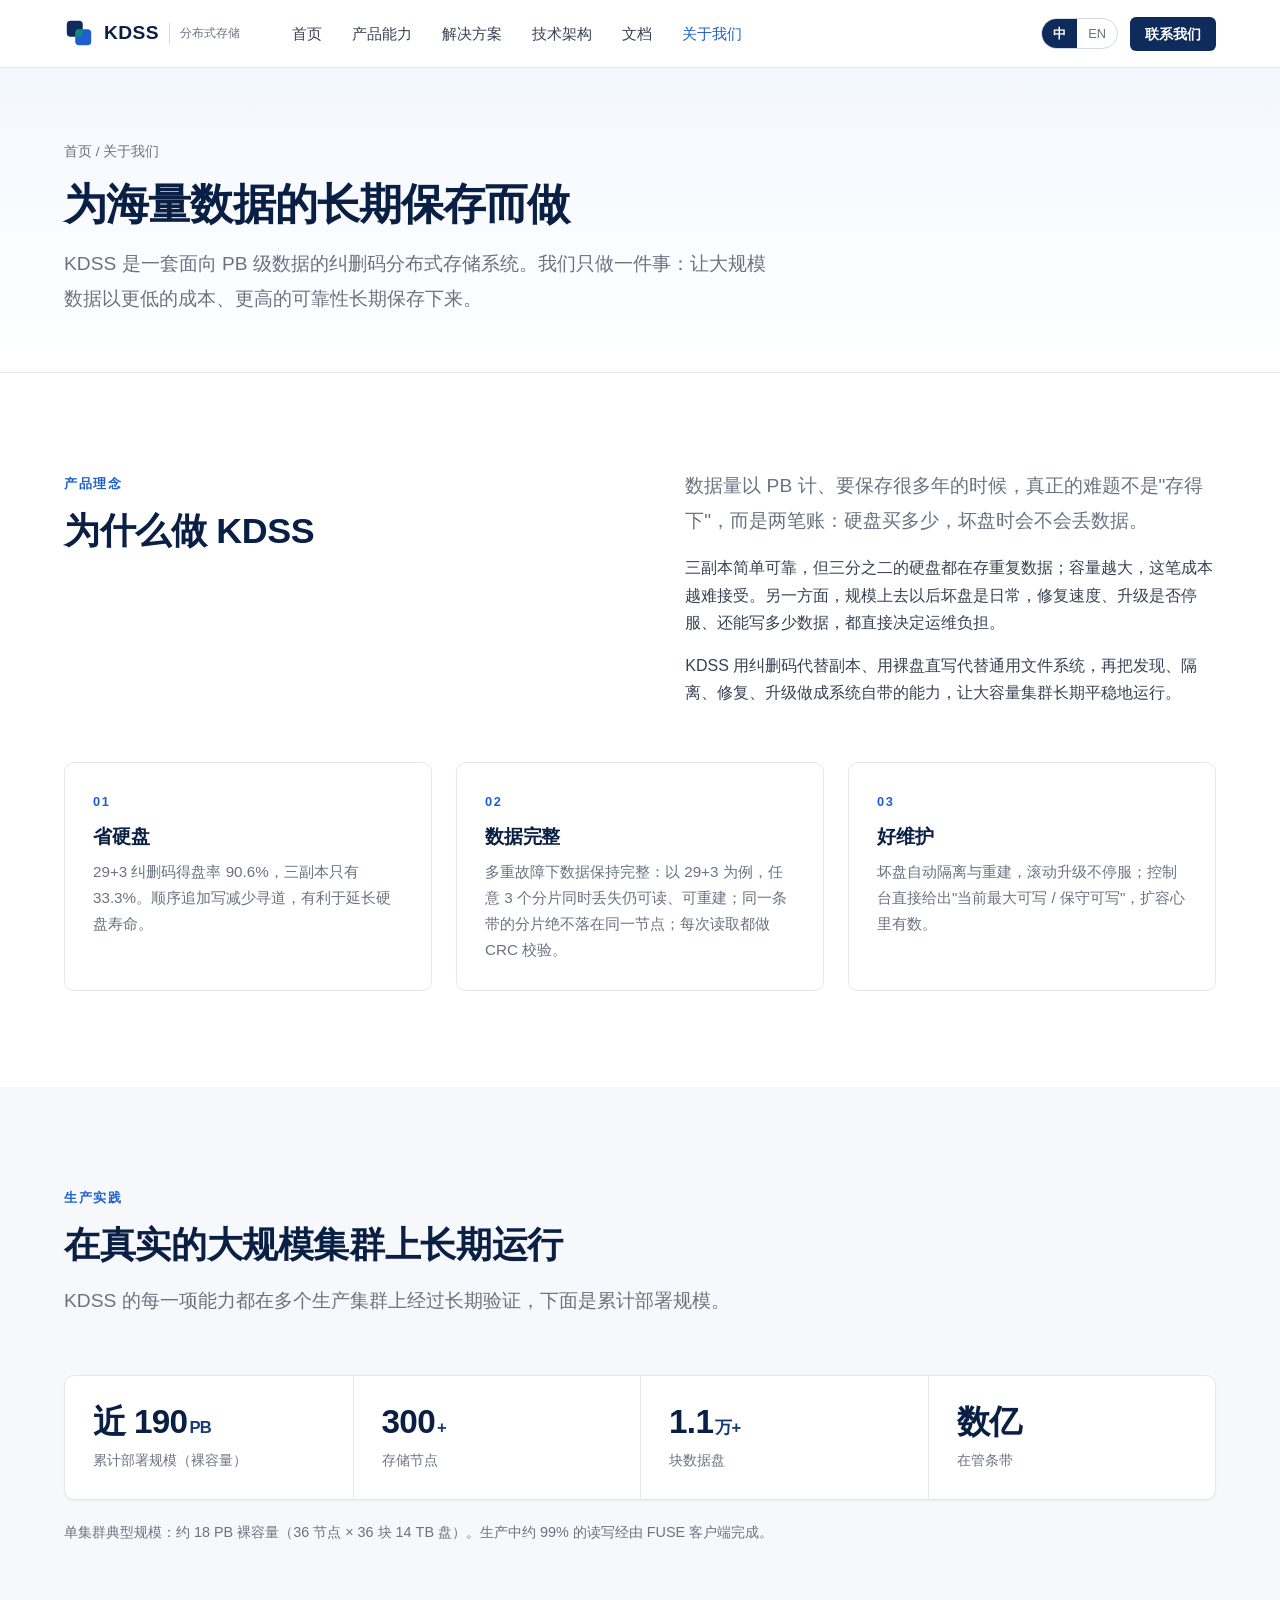
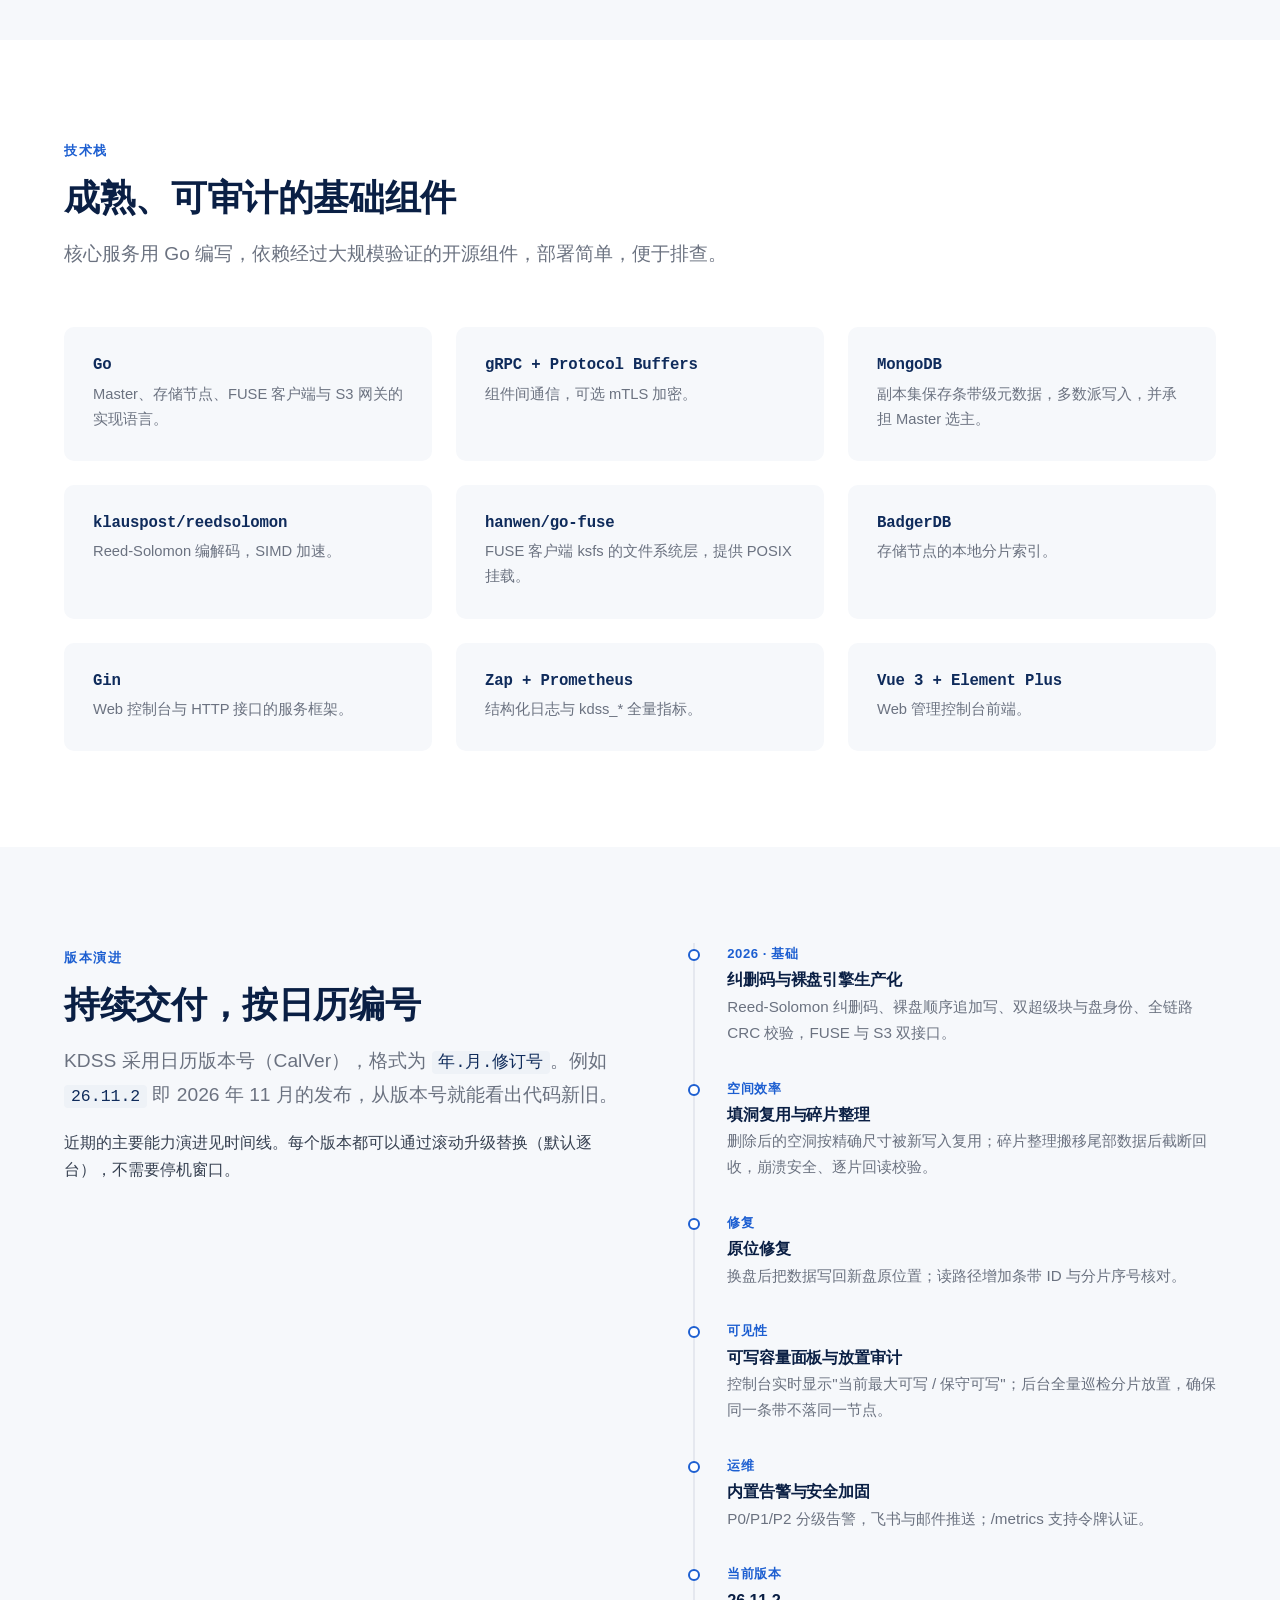
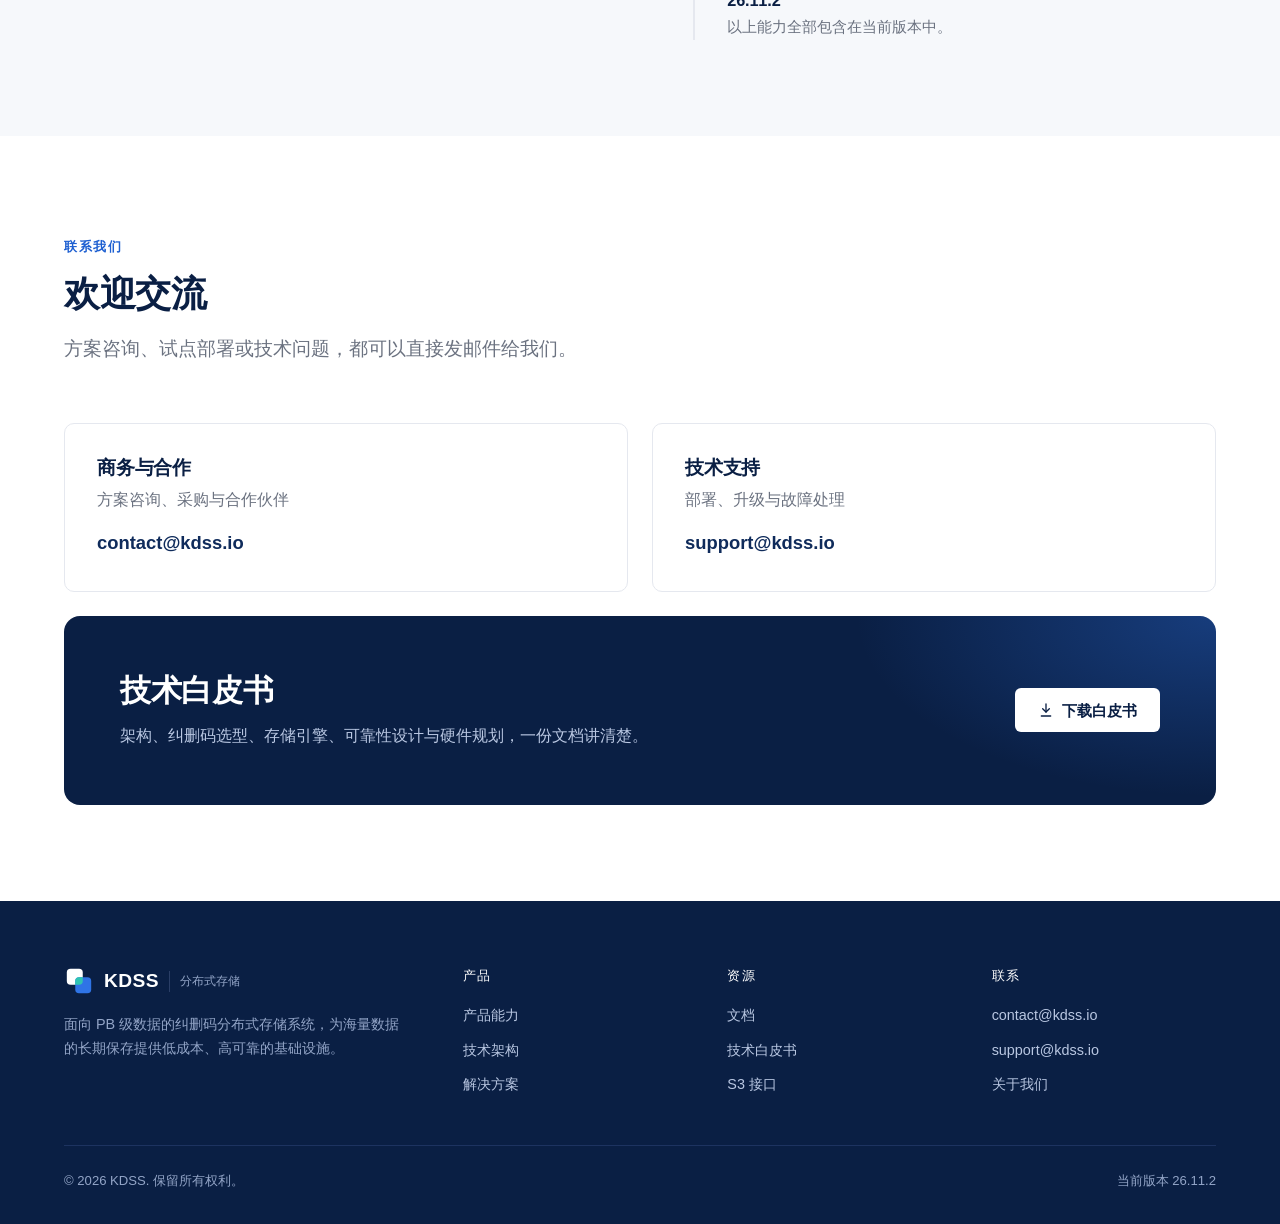
<file: zh/about.html>
<!DOCTYPE html>
<html lang="zh-CN" class="no-js">
<head>
<meta charset="utf-8">
<meta name="viewport" content="width=device-width, initial-scale=1">
<title>关于我们 — KDSS 分布式存储</title>
<meta name="description" content="KDSS 的产品理念、生产实践、技术栈与版本演进：为海量数据的长期保存解决成本与可靠性问题，省硬盘、数据完整、好维护。">
<link rel="icon" href="../favicon.ico?v=26.11.2" sizes="32x32">
<link rel="icon" href="../images/favicon.svg?v=26.11.2" type="image/svg+xml">
<link rel="apple-touch-icon" href="../apple-touch-icon.png?v=26.11.2">
<link rel="canonical" href="https://www.kdss.io/zh/about.html">
<link rel="alternate" hreflang="en" href="https://www.kdss.io/about.html">
<link rel="alternate" hreflang="zh-CN" href="https://www.kdss.io/zh/about.html">
<link rel="alternate" hreflang="x-default" href="https://www.kdss.io/about.html">
<meta property="og:type" content="website">
<meta property="og:site_name" content="KDSS">
<meta property="og:locale" content="zh_CN">
<meta property="og:title" content="关于我们 — KDSS 分布式存储">
<meta property="og:description" content="KDSS 的产品理念、生产实践、技术栈与版本演进：为海量数据的长期保存解决成本与可靠性问题，省硬盘、数据完整、好维护。">
<meta property="og:url" content="https://www.kdss.io/zh/about.html">
<meta property="og:image" content="https://www.kdss.io/images/og-zh.png">
<meta property="og:image:width" content="1200">
<meta property="og:image:height" content="630">
<meta name="twitter:card" content="summary_large_image">
<meta name="twitter:title" content="关于我们 — KDSS 分布式存储">
<meta name="twitter:description" content="KDSS 的产品理念、生产实践、技术栈与版本演进：为海量数据的长期保存解决成本与可靠性问题，省硬盘、数据完整、好维护。">
<meta name="twitter:image" content="https://www.kdss.io/images/og-zh.png">
<link rel="stylesheet" href="../css/site.css?v=26.11.2">
<link rel="stylesheet" href="../css/pages/about.css?v=26.11.2">
</head>
<body>
<a class="skip-link" href="#main">跳到正文</a>

<header class="site-header">
  <div class="container">
    <a class="brand" href="./"><img src="../images/logo.svg?v=26.11.2" alt="" width="30" height="30">KDSS<small>分布式存储</small></a>
    <nav class="nav" id="site-nav" aria-label="主导航">
      <a href="./">首页</a>
      <a href="features.html">产品能力</a>
      <a href="solutions.html">解决方案</a>
      <a href="architecture.html">技术架构</a>
      <a href="docs.html">文档</a>
      <a href="about.html" aria-current="page">关于我们</a>
      <a class="btn btn-primary nav-contact" href="#contact">联系我们</a>
    </nav>
    <div class="nav-actions">
      <div class="lang"><span>中</span><a href="../about.html" hreflang="en">EN</a></div>
      <a class="btn btn-primary btn-sm" href="#contact">联系我们</a>
    </div>
    <button class="menu-btn" aria-controls="site-nav" aria-label="菜单" aria-expanded="false"><span></span></button>
  </div>
</header>

<main id="main" tabindex="-1">

<!-- 页首 -->
<section class="page-hero">
  <div class="container">
    <div class="breadcrumb"><a href="./">首页</a> / 关于我们</div>
    <h1>为海量数据的长期保存而做</h1>
    <p class="lead">KDSS 是一套面向 PB 级数据的纠删码分布式存储系统。我们只做一件事：让大规模数据以更低的成本、更高的可靠性长期保存下来。</p>
  </div>
</section>

<!-- 产品理念 -->
<section class="section">
  <div class="container">
    <div class="split" style="align-items:start">
      <div>
        <span class="eyebrow">产品理念</span>
        <h2>为什么做 KDSS</h2>
      </div>
      <div class="stack">
        <p class="lead">数据量以 PB 计、要保存很多年的时候，真正的难题不是"存得下"，而是两笔账：硬盘买多少，坏盘时会不会丢数据。</p>
        <p>三副本简单可靠，但三分之二的硬盘都在存重复数据；容量越大，这笔成本越难接受。另一方面，规模上去以后坏盘是日常，修复速度、升级是否停服、还能写多少数据，都直接决定运维负担。</p>
        <p>KDSS 用纠删码代替副本、用裸盘直写代替通用文件系统，再把发现、隔离、修复、升级做成系统自带的能力，让大容量集群长期平稳地运行。</p>
      </div>
    </div>
    <div class="grid grid-3" style="margin-top:56px">
      <article class="card principle reveal">
        <span class="num">01</span>
        <h3>省硬盘</h3>
        <p>29+3 纠删码得盘率 90.6%，三副本只有 33.3%。顺序追加写减少寻道，有利于延长硬盘寿命。</p>
      </article>
      <article class="card principle reveal">
        <span class="num">02</span>
        <h3>数据完整</h3>
        <p>多重故障下数据保持完整：以 29+3 为例，任意 3 个分片同时丢失仍可读、可重建；同一条带的分片绝不落在同一节点；每次读取都做 CRC 校验。</p>
      </article>
      <article class="card principle reveal">
        <span class="num">03</span>
        <h3>好维护</h3>
        <p>坏盘自动隔离与重建，滚动升级不停服；控制台直接给出"当前最大可写 / 保守可写"，扩容心里有数。</p>
      </article>
    </div>
  </div>
</section>

<!-- 生产实践 -->
<section class="section section-alt">
  <div class="container">
    <div class="section-head">
      <span class="eyebrow">生产实践</span>
      <h2>在真实的大规模集群上长期运行</h2>
      <p class="lead">KDSS 的每一项能力都在多个生产集群上经过长期验证，下面是累计部署规模。</p>
    </div>
    <div class="metrics reveal">
      <div class="metric"><strong>近 190<small>PB</small></strong><span>累计部署规模（裸容量）</span></div>
      <div class="metric"><strong>300<small>+</small></strong><span>存储节点</span></div>
      <div class="metric"><strong>1.1<small>万+</small></strong><span>块数据盘</span></div>
      <div class="metric"><strong>数亿</strong><span>在管条带</span></div>
    </div>
    <p class="metrics-note">单集群典型规模：约 18 PB 裸容量（36 节点 × 36 块 14 TB 盘）。生产中约 99% 的读写经由 FUSE 客户端完成。</p>
  </div>
</section>

<!-- 技术栈 -->
<section class="section">
  <div class="container">
    <div class="section-head">
      <span class="eyebrow">技术栈</span>
      <h2>成熟、可审计的基础组件</h2>
      <p class="lead">核心服务用 Go 编写，依赖经过大规模验证的开源组件，部署简单，便于排查。</p>
    </div>
    <div class="grid grid-3">
      <div class="card card-flat stack-card"><h3 class="h4">Go</h3><p>Master、存储节点、FUSE 客户端与 S3 网关的实现语言。</p></div>
      <div class="card card-flat stack-card"><h3 class="h4">gRPC + Protocol Buffers</h3><p>组件间通信，可选 mTLS 加密。</p></div>
      <div class="card card-flat stack-card"><h3 class="h4">MongoDB</h3><p>副本集保存条带级元数据，多数派写入，并承担 Master 选主。</p></div>
      <div class="card card-flat stack-card"><h3 class="h4">klauspost/reedsolomon</h3><p>Reed-Solomon 编解码，SIMD 加速。</p></div>
      <div class="card card-flat stack-card"><h3 class="h4">hanwen/go-fuse</h3><p>FUSE 客户端 ksfs 的文件系统层，提供 POSIX 挂载。</p></div>
      <div class="card card-flat stack-card"><h3 class="h4">BadgerDB</h3><p>存储节点的本地分片索引。</p></div>
      <div class="card card-flat stack-card"><h3 class="h4">Gin</h3><p>Web 控制台与 HTTP 接口的服务框架。</p></div>
      <div class="card card-flat stack-card"><h3 class="h4">Zap + Prometheus</h3><p>结构化日志与 kdss_* 全量指标。</p></div>
      <div class="card card-flat stack-card"><h3 class="h4">Vue 3 + Element Plus</h3><p>Web 管理控制台前端。</p></div>
    </div>
  </div>
</section>

<!-- 版本演进 -->
<section class="section section-alt">
  <div class="container split" style="align-items:start">
    <div>
      <span class="eyebrow">版本演进</span>
      <h2>持续交付，按日历编号</h2>
      <p class="lead" style="margin-top:16px">KDSS 采用日历版本号（CalVer），格式为 <code>年.月.修订号</code>。例如 <code>26.11.2</code> 即 2026 年 11 月的发布，从版本号就能看出代码新旧。</p>
      <p style="margin-top:16px">近期的主要能力演进见时间线。每个版本都可以通过滚动升级替换（默认逐台），不需要停机窗口。</p>
    </div>
    <ol class="timeline reveal">
      <li><span class="stage">2026 · 基础</span><h3 class="h4">纠删码与裸盘引擎生产化</h3><p>Reed-Solomon 纠删码、裸盘顺序追加写、双超级块与盘身份、全链路 CRC 校验，FUSE 与 S3 双接口。</p></li>
      <li><span class="stage">空间效率</span><h3 class="h4">填洞复用与碎片整理</h3><p>删除后的空洞按精确尺寸被新写入复用；碎片整理搬移尾部数据后截断回收，崩溃安全、逐片回读校验。</p></li>
      <li><span class="stage">修复</span><h3 class="h4">原位修复</h3><p>换盘后把数据写回新盘原位置；读路径增加条带 ID 与分片序号核对。</p></li>
      <li><span class="stage">可见性</span><h3 class="h4">可写容量面板与放置审计</h3><p>控制台实时显示"当前最大可写 / 保守可写"；后台全量巡检分片放置，确保同一条带不落同一节点。</p></li>
      <li><span class="stage">运维</span><h3 class="h4">内置告警与安全加固</h3><p>P0/P1/P2 分级告警，飞书与邮件推送；/metrics 支持令牌认证。</p></li>
      <li><span class="stage">当前版本</span><h3 class="h4">26.11.2</h3><p>以上能力全部包含在当前版本中。</p></li>
    </ol>
  </div>
</section>

<!-- 联系我们 -->
<section class="section" id="contact">
  <div class="container">
    <div class="section-head">
      <span class="eyebrow">联系我们</span>
      <h2>欢迎交流</h2>
      <p class="lead">方案咨询、试点部署或技术问题，都可以直接发邮件给我们。</p>
    </div>
    <div class="contact-cards">
      <div class="contact-card"><h3>商务与合作</h3><p class="muted">方案咨询、采购与合作伙伴</p><a class="mail" href="mailto:contact@kdss.io">contact@kdss.io</a></div>
      <div class="contact-card"><h3>技术支持</h3><p class="muted">部署、升级与故障处理</p><a class="mail" href="mailto:support@kdss.io">support@kdss.io</a></div>
    </div>
    <div class="cta reveal" style="margin-top:24px">
      <div>
        <h2>技术白皮书</h2>
        <p>架构、纠删码选型、存储引擎、可靠性设计与硬件规划，一份文档讲清楚。</p>
      </div>
      <div class="actions">
        <a class="btn btn-light" href="../downloads/kdss-whitepaper-zh.pdf">
          <svg viewBox="0 0 24 24" fill="none" stroke="currentColor" stroke-width="2" stroke-linecap="round" stroke-linejoin="round"><path d="M12 3v12"/><path d="m7 10 5 5 5-5"/><path d="M5 21h14"/></svg>下载白皮书</a>
      </div>
    </div>
  </div>
</section>

</main>

<footer class="site-footer">
  <div class="container">
    <div class="cols">
      <div>
        <a class="brand" href="./"><img src="../images/logo-light.svg?v=26.11.2" alt="" width="30" height="30">KDSS<small>分布式存储</small></a>
        <p>面向 PB 级数据的纠删码分布式存储系统，为海量数据的长期保存提供低成本、高可靠的基础设施。</p>
      </div>
      <div><p class="footer-title">产品</p><ul><li><a href="features.html">产品能力</a></li><li><a href="architecture.html">技术架构</a></li><li><a href="solutions.html">解决方案</a></li></ul></div>
      <div><p class="footer-title">资源</p><ul><li><a href="docs.html">文档</a></li><li><a href="../downloads/kdss-whitepaper-zh.pdf">技术白皮书</a></li><li><a href="docs.html#s3">S3 接口</a></li></ul></div>
      <div><p class="footer-title">联系</p><ul><li><a href="mailto:contact@kdss.io">contact@kdss.io</a></li><li><a href="mailto:support@kdss.io">support@kdss.io</a></li><li><a href="about.html">关于我们</a></li></ul></div>
    </div>
    <div class="legal"><span>© 2026 KDSS. 保留所有权利。</span><span>当前版本 26.11.2</span></div>
  </div>
</footer>

<script src="../js/site.js?v=26.11.2"></script>
</body>
</html>
</file>
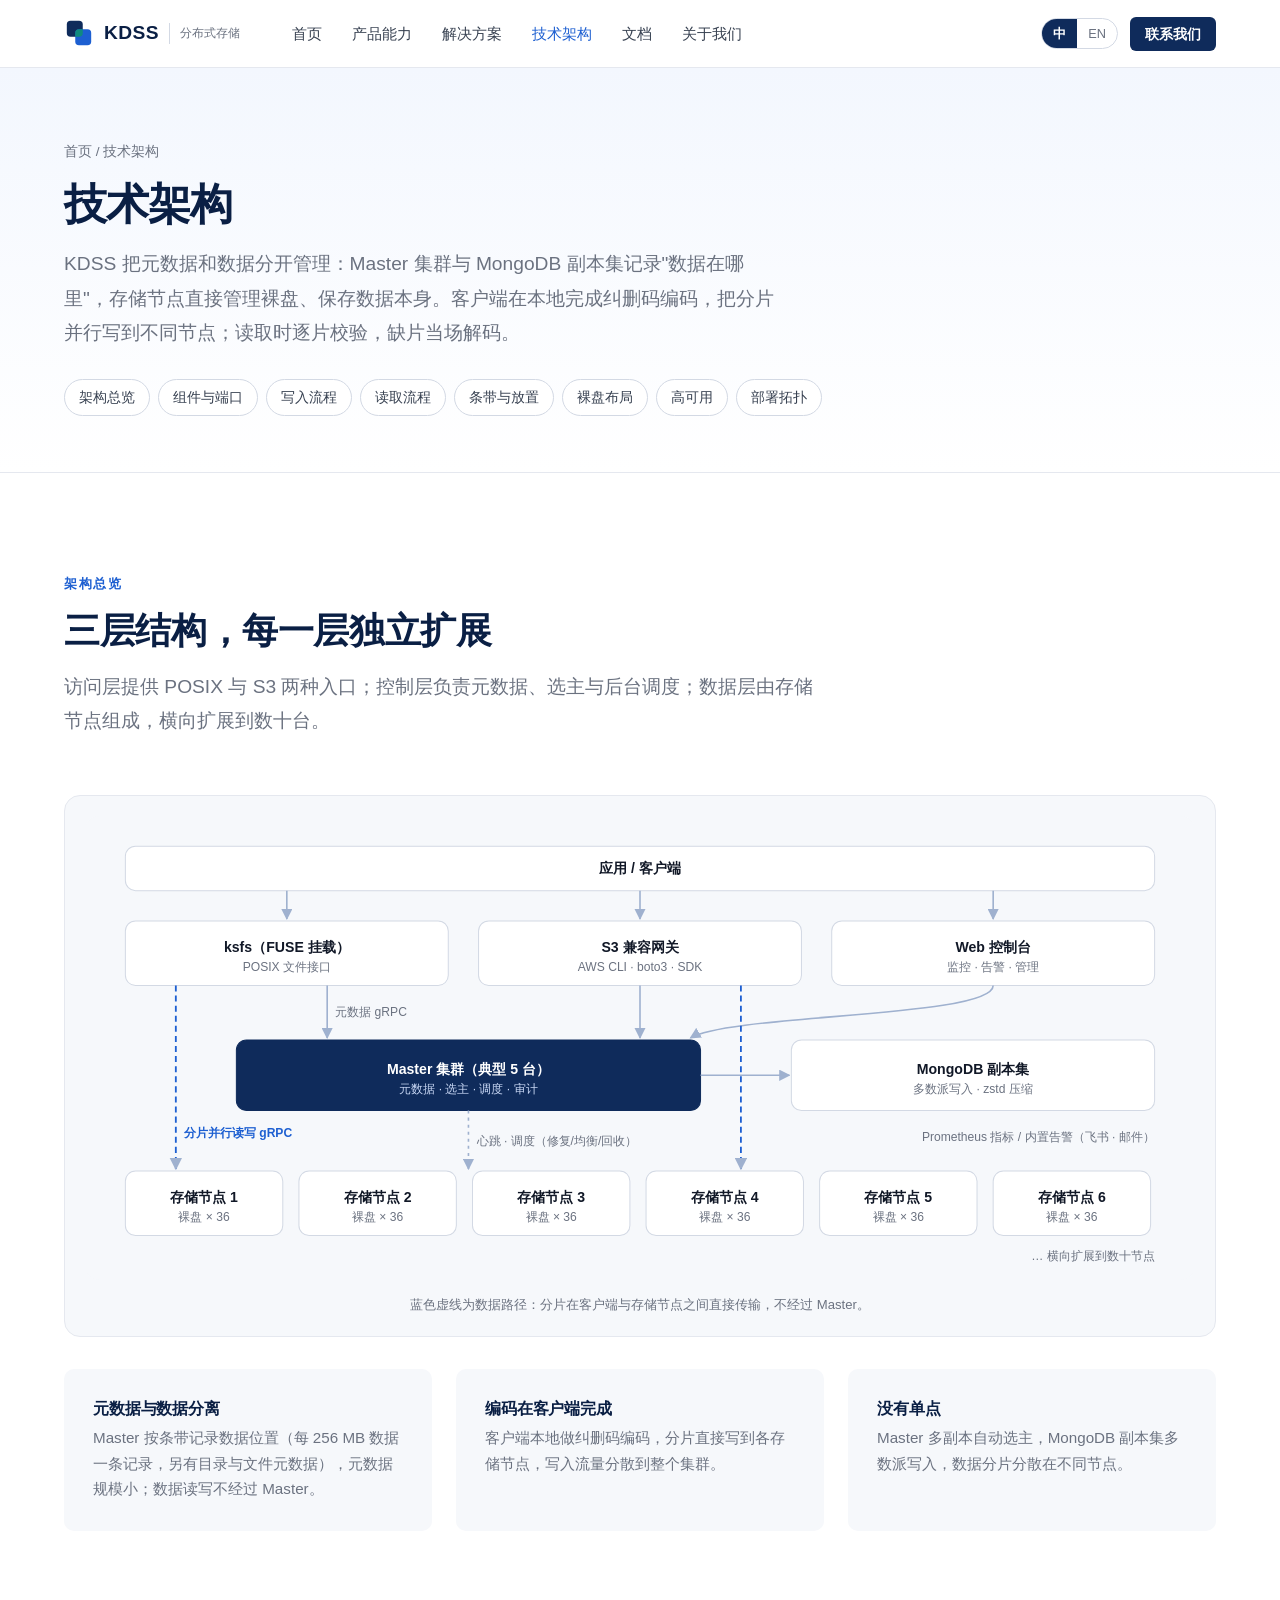
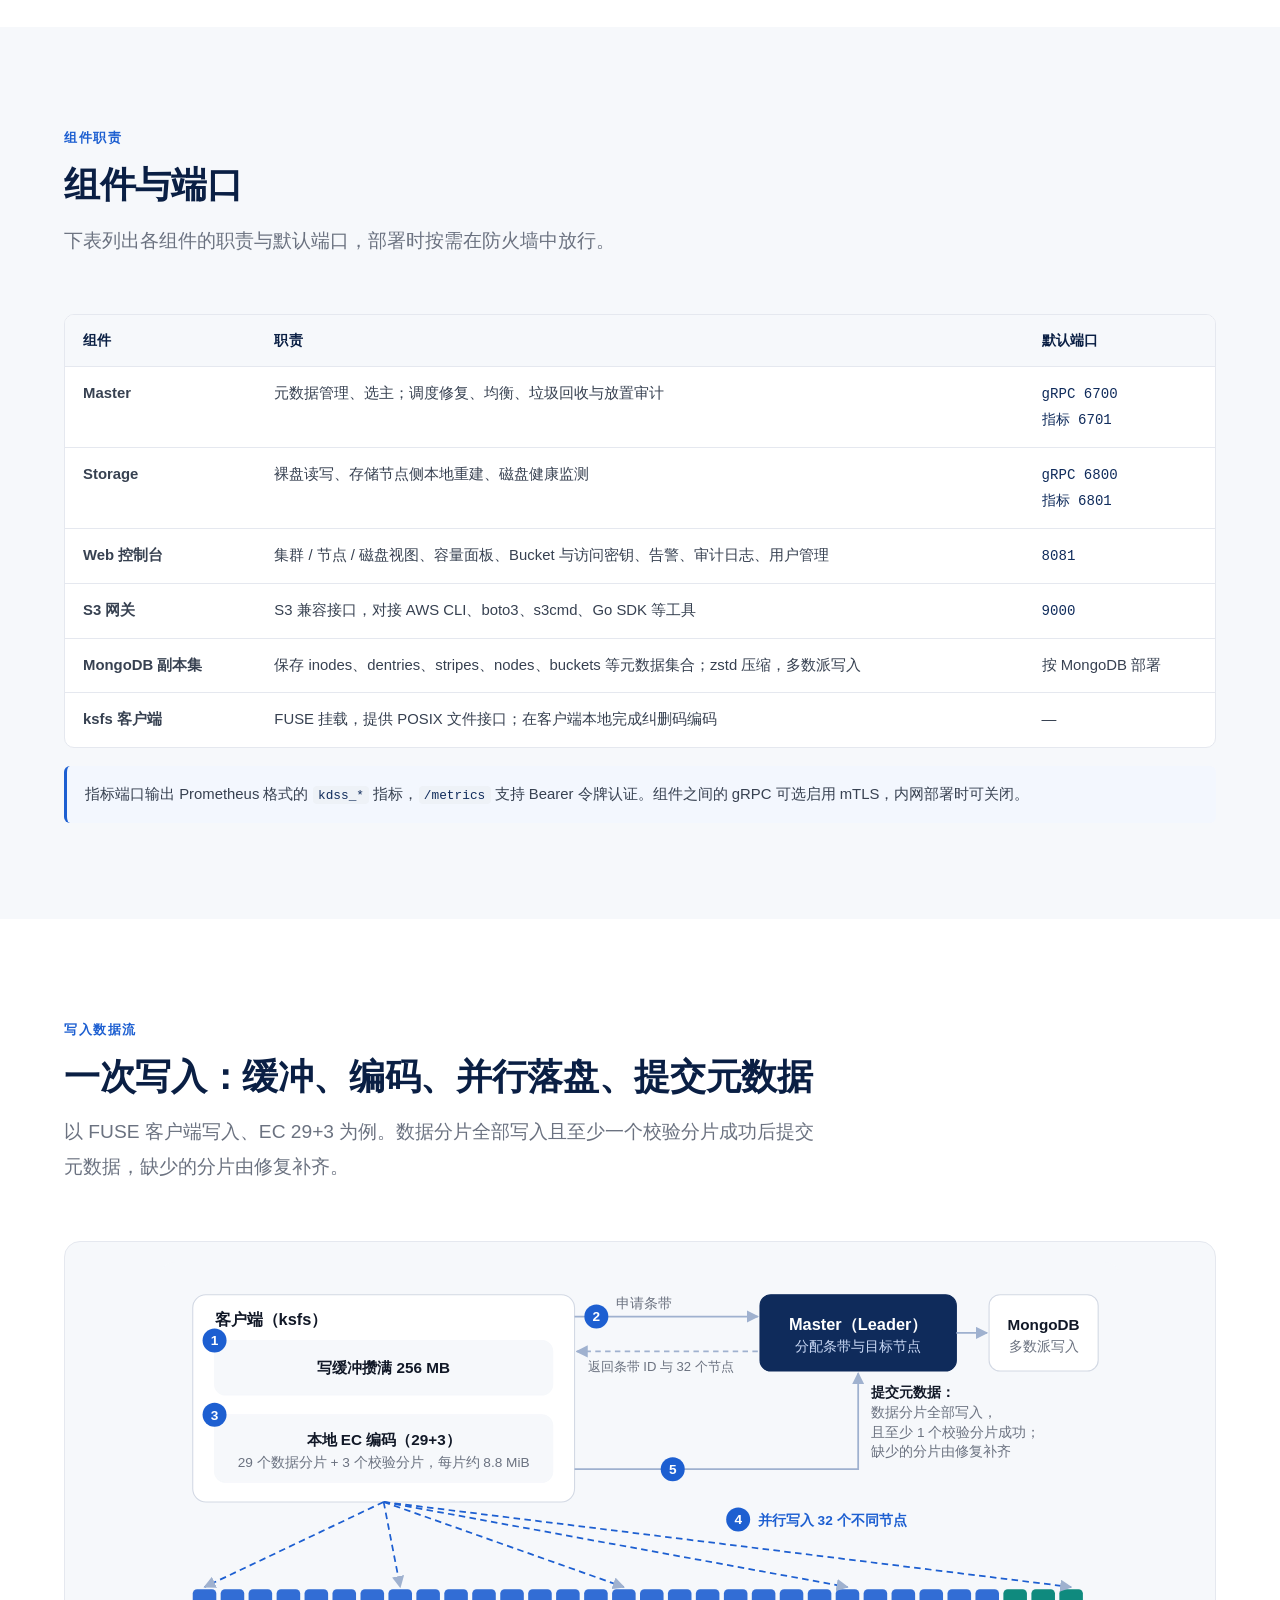
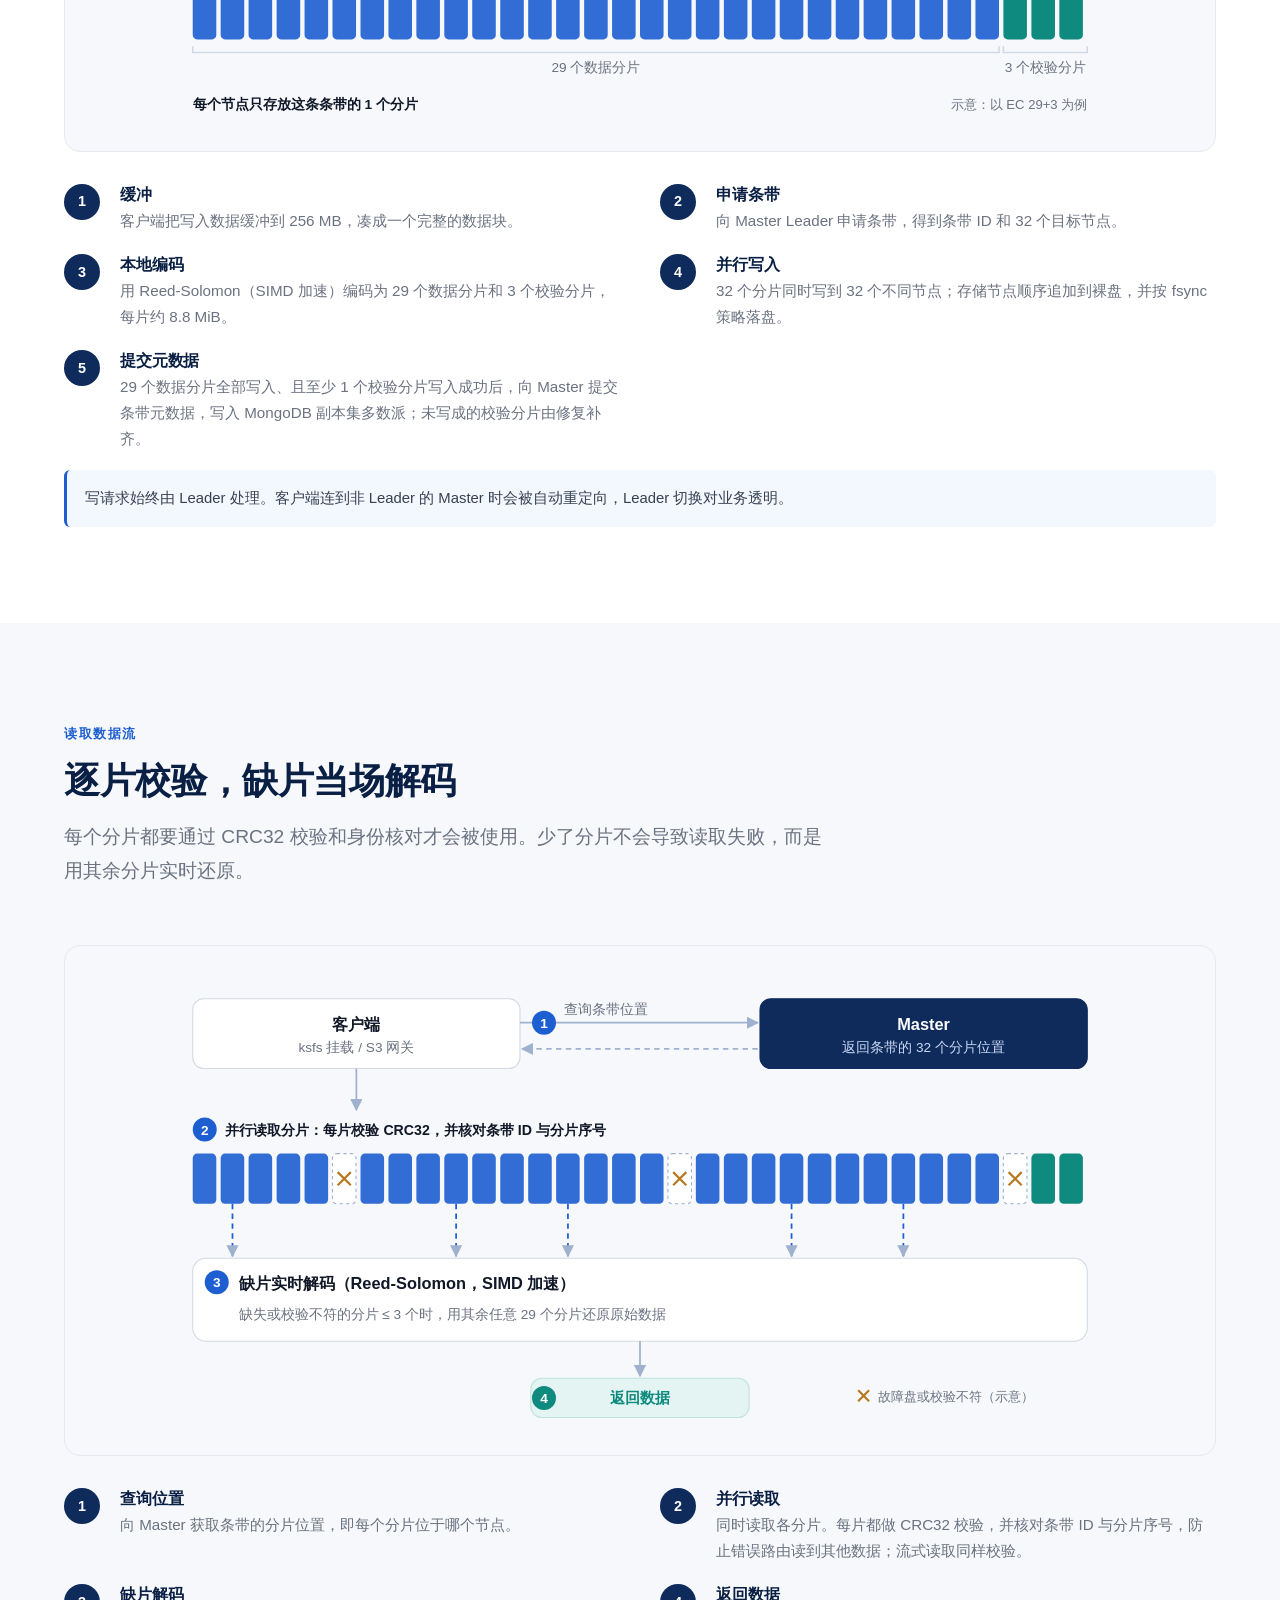
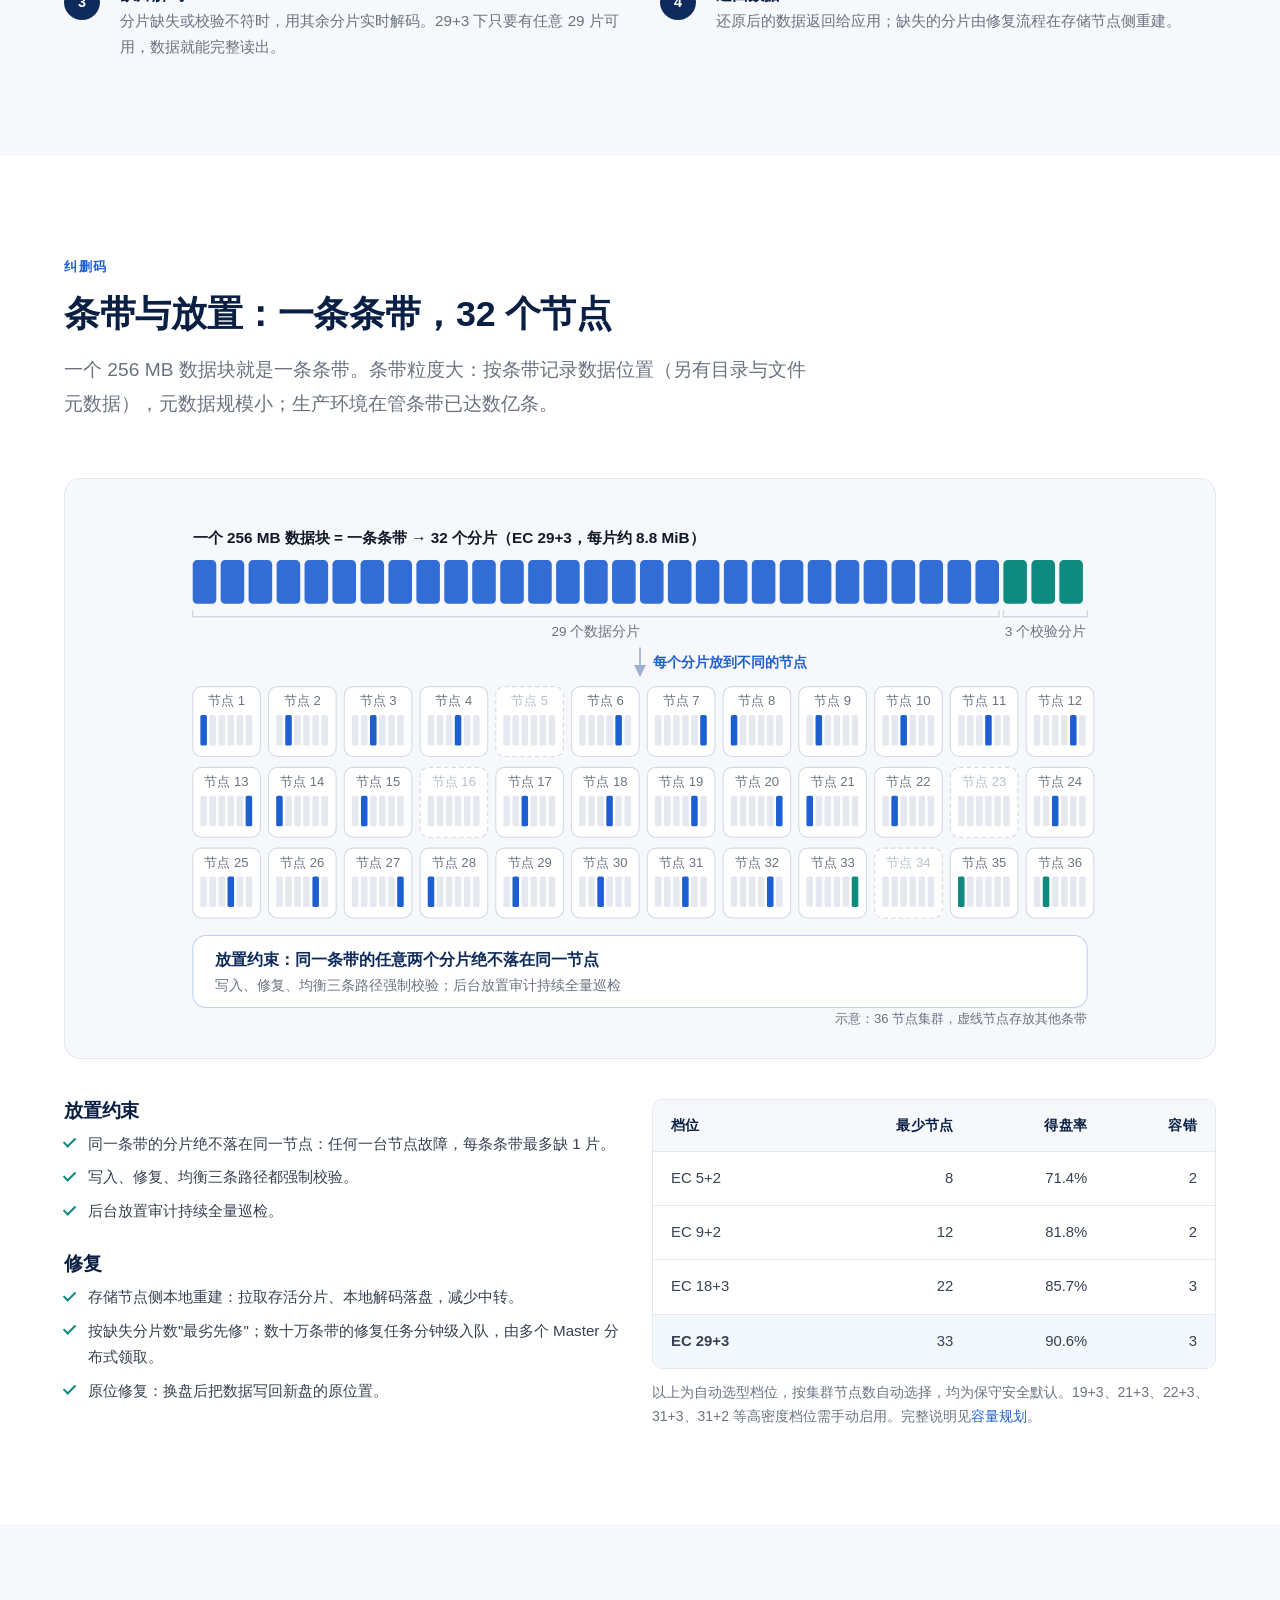
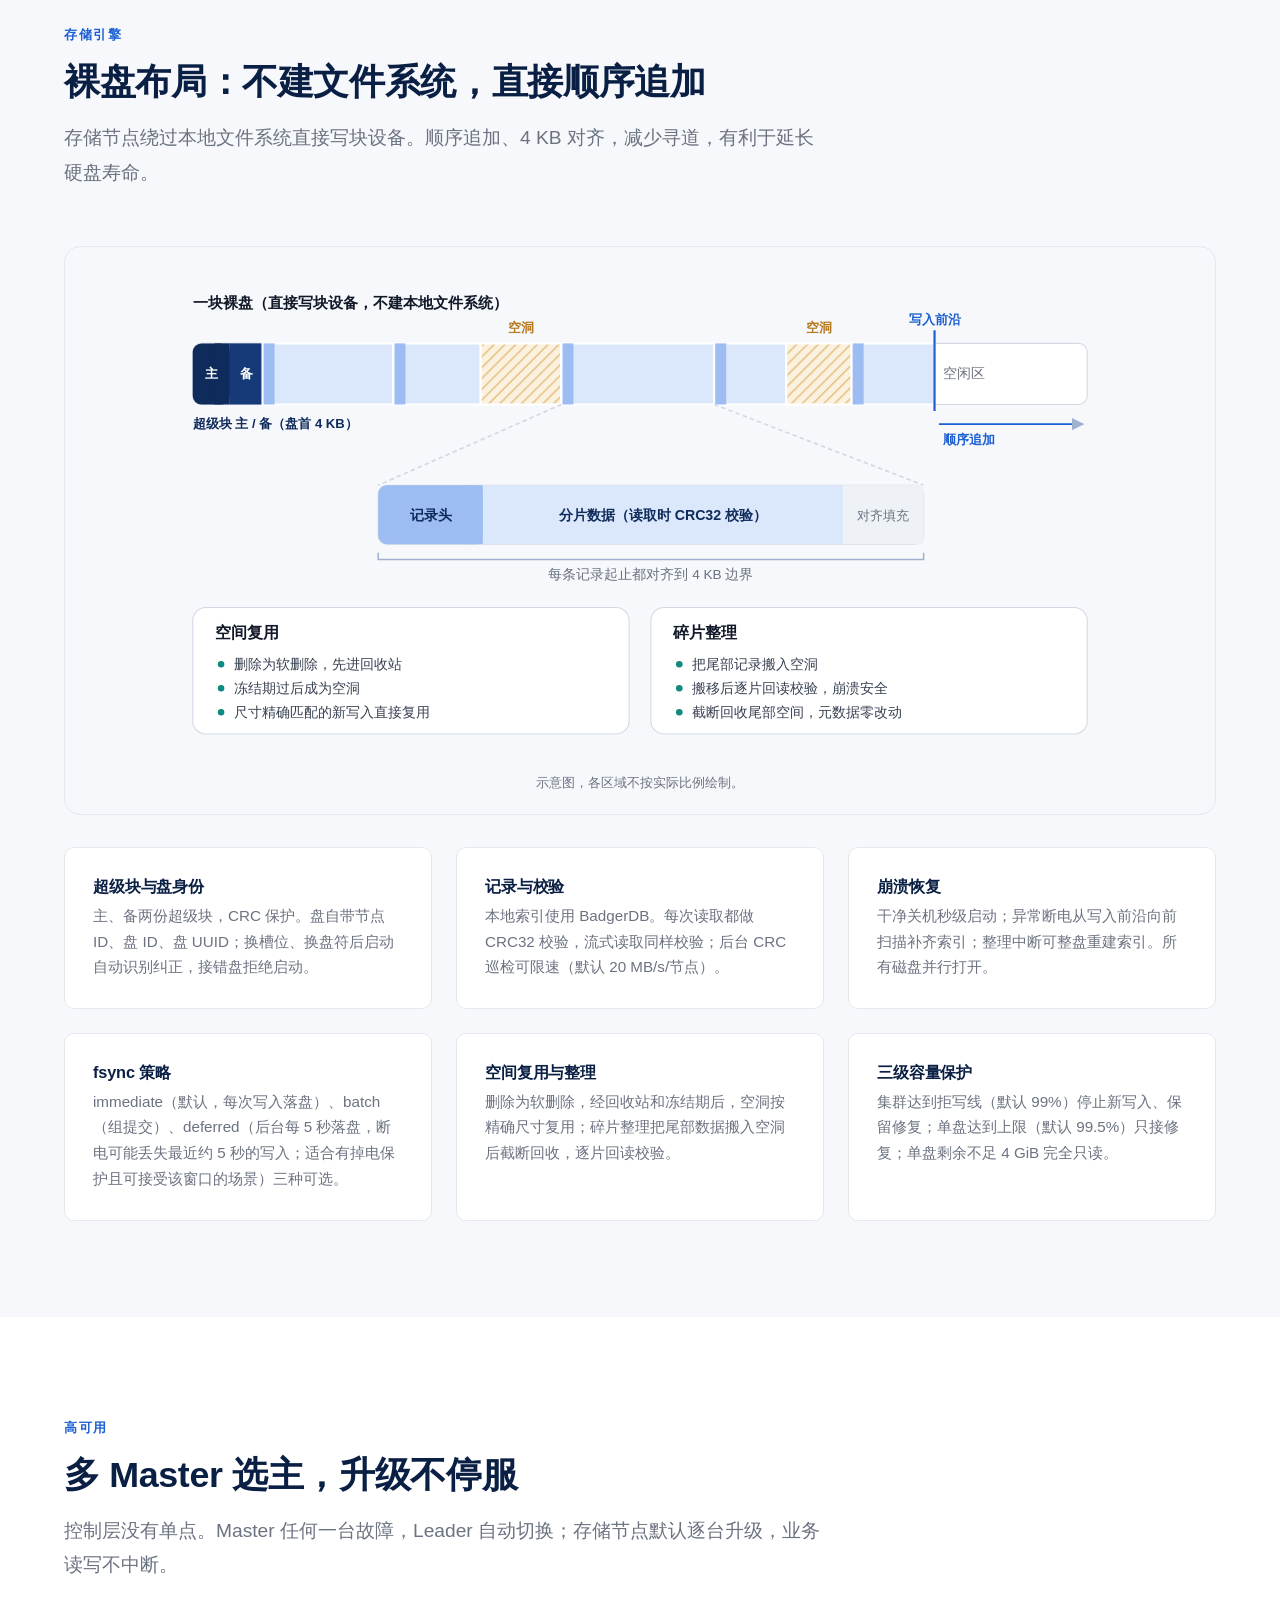
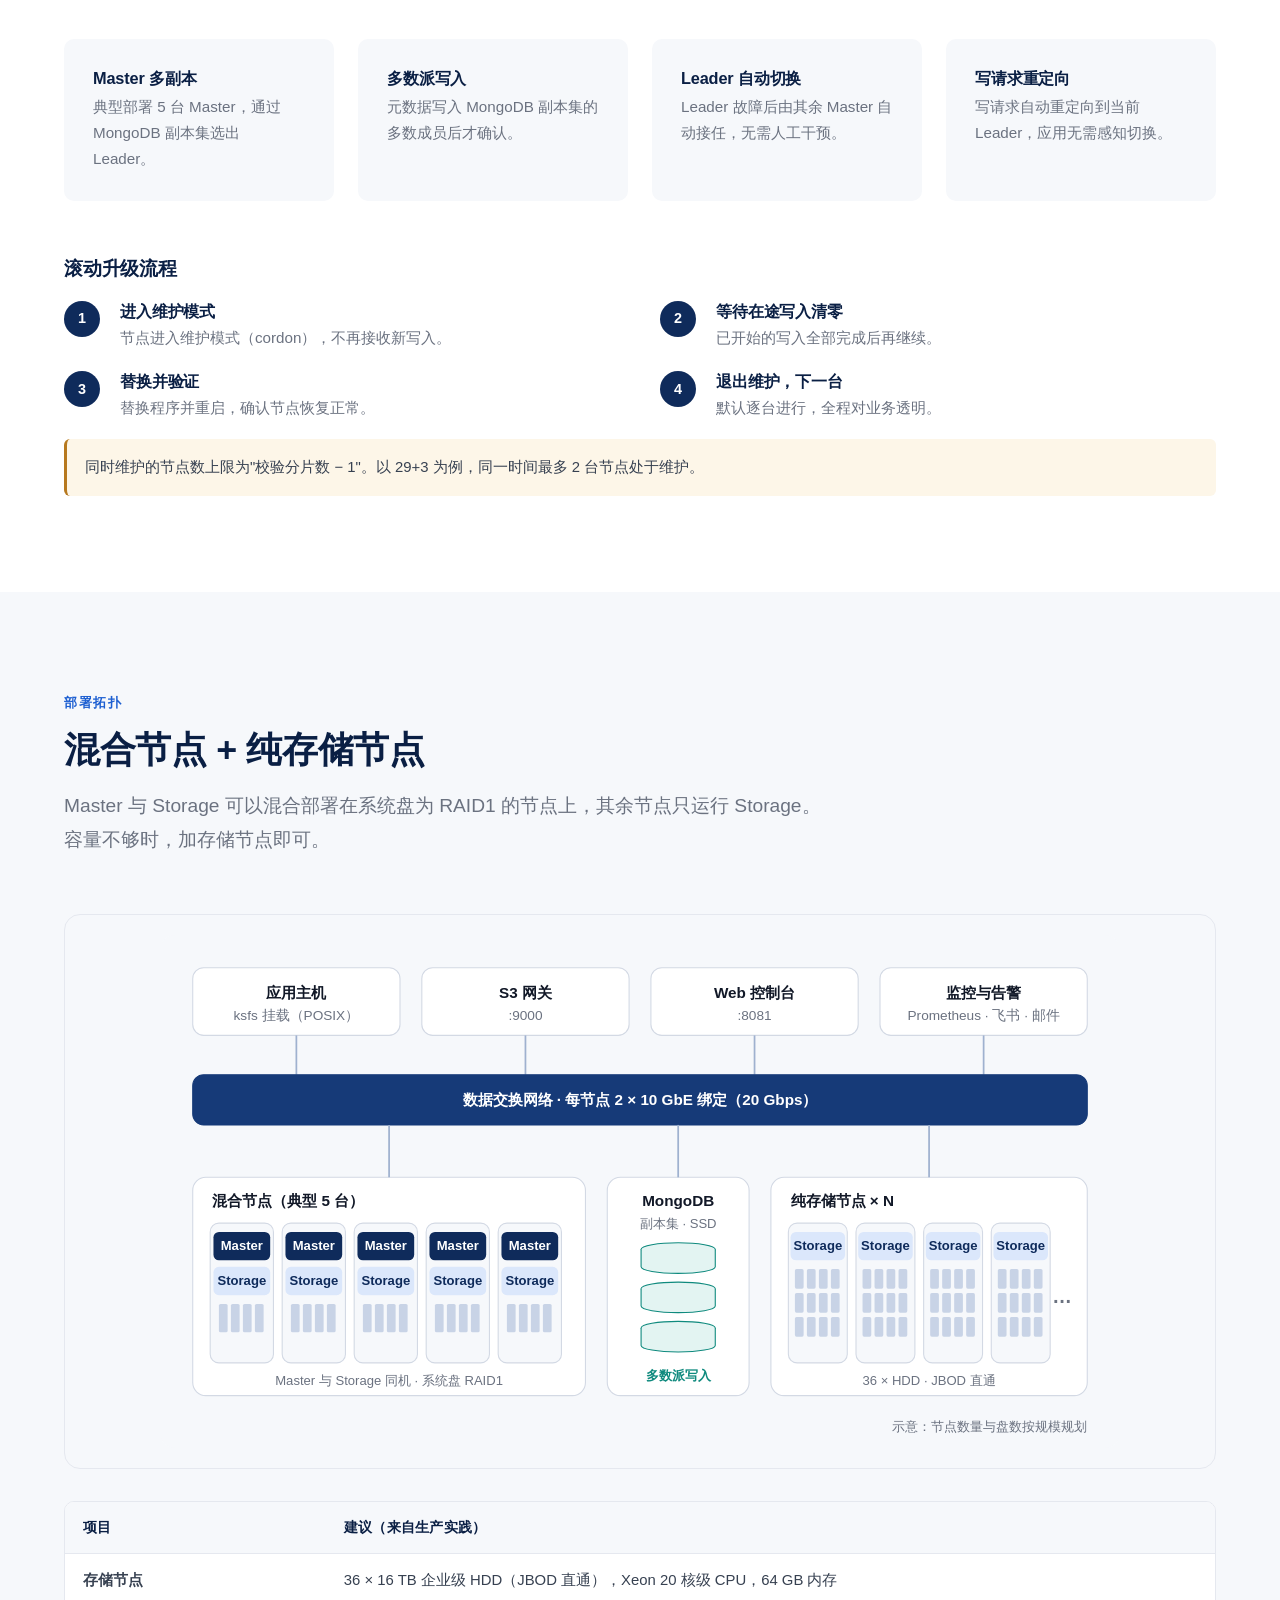
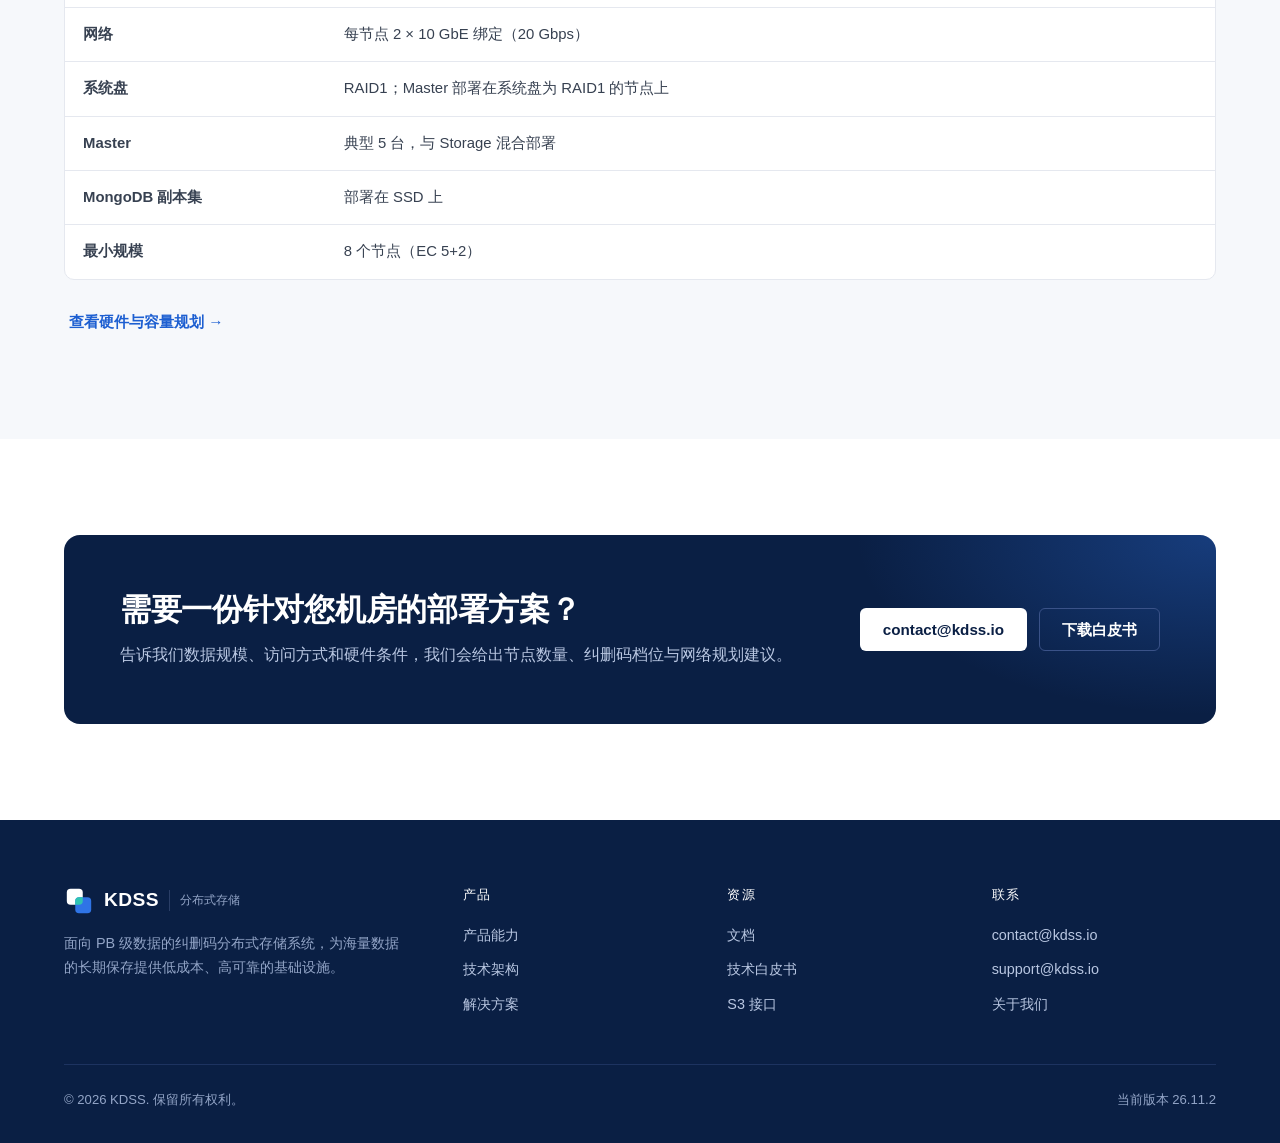
<file: zh/architecture.html>
<!DOCTYPE html>
<html lang="zh-CN" class="no-js">
<head>
<meta charset="utf-8">
<meta name="viewport" content="width=device-width, initial-scale=1">
<title>技术架构 — KDSS 分布式存储</title>
<meta name="description" content="KDSS 技术架构：Master 集群与 MongoDB 副本集管理元数据，存储节点直写裸盘；客户端本地纠删码编码、并行写入，读取逐片校验、缺片实时解码；多 Master 选主与滚动升级。">
<link rel="icon" href="../favicon.ico?v=26.11.2" sizes="32x32">
<link rel="icon" href="../images/favicon.svg?v=26.11.2" type="image/svg+xml">
<link rel="apple-touch-icon" href="../apple-touch-icon.png?v=26.11.2">
<link rel="canonical" href="https://www.kdss.io/zh/architecture.html">
<link rel="alternate" hreflang="en" href="https://www.kdss.io/architecture.html">
<link rel="alternate" hreflang="zh-CN" href="https://www.kdss.io/zh/architecture.html">
<link rel="alternate" hreflang="x-default" href="https://www.kdss.io/architecture.html">
<meta property="og:type" content="website">
<meta property="og:site_name" content="KDSS">
<meta property="og:locale" content="zh_CN">
<meta property="og:title" content="技术架构 — KDSS 分布式存储">
<meta property="og:description" content="KDSS 技术架构：Master 集群与 MongoDB 副本集管理元数据，存储节点直写裸盘；客户端本地纠删码编码、并行写入，读取逐片校验、缺片实时解码；多 Master 选主与滚动升级。">
<meta property="og:url" content="https://www.kdss.io/zh/architecture.html">
<meta property="og:image" content="https://www.kdss.io/images/og-zh.png">
<meta property="og:image:width" content="1200">
<meta property="og:image:height" content="630">
<meta name="twitter:card" content="summary_large_image">
<meta name="twitter:title" content="技术架构 — KDSS 分布式存储">
<meta name="twitter:description" content="KDSS 技术架构：Master 集群与 MongoDB 副本集管理元数据，存储节点直写裸盘；客户端本地纠删码编码、并行写入，读取逐片校验、缺片实时解码；多 Master 选主与滚动升级。">
<meta name="twitter:image" content="https://www.kdss.io/images/og-zh.png">
<link rel="stylesheet" href="../css/site.css?v=26.11.2">
<link rel="stylesheet" href="../css/pages/architecture.css?v=26.11.2">
</head>
<body>
<a class="skip-link" href="#main">跳到正文</a>

<header class="site-header">
  <div class="container">
    <a class="brand" href="./"><img src="../images/logo.svg?v=26.11.2" alt="" width="30" height="30">KDSS<small>分布式存储</small></a>
    <nav class="nav" id="site-nav" aria-label="主导航">
      <a href="./">首页</a>
      <a href="features.html">产品能力</a>
      <a href="solutions.html">解决方案</a>
      <a href="architecture.html" aria-current="page">技术架构</a>
      <a href="docs.html">文档</a>
      <a href="about.html">关于我们</a>
      <a class="btn btn-primary nav-contact" href="#contact">联系我们</a>
    </nav>
    <div class="nav-actions">
      <div class="lang"><span>中</span><a href="../architecture.html" hreflang="en">EN</a></div>
      <a class="btn btn-primary btn-sm" href="#contact">联系我们</a>
    </div>
    <button class="menu-btn" aria-controls="site-nav" aria-label="菜单" aria-expanded="false"><span></span></button>
  </div>
</header>

<main id="main" tabindex="-1">

<section class="page-hero">
  <div class="container">
    <p class="breadcrumb"><a href="./">首页</a> / 技术架构</p>
    <h1>技术架构</h1>
    <p class="lead">KDSS 把元数据和数据分开管理：Master 集群与 MongoDB 副本集记录"数据在哪里"，存储节点直接管理裸盘、保存数据本身。客户端在本地完成纠删码编码，把分片并行写到不同节点；读取时逐片校验，缺片当场解码。</p>
    <nav class="page-toc" aria-label="本页目录">
      <a href="#overview">架构总览</a>
      <a href="#components">组件与端口</a>
      <a href="#write">写入流程</a>
      <a href="#read">读取流程</a>
      <a href="#ec">条带与放置</a>
      <a href="#disk">裸盘布局</a>
      <a href="#ha">高可用</a>
      <a href="#deploy">部署拓扑</a>
    </nav>
  </div>
</section>

<!-- 架构总览 -->
<section class="section" id="overview">
  <div class="container">
    <div class="section-head">
      <span class="eyebrow">架构总览</span>
      <h2>三层结构，每一层独立扩展</h2>
      <p class="lead">访问层提供 POSIX 与 S3 两种入口；控制层负责元数据、选主与后台调度；数据层由存储节点组成，横向扩展到数十台。</p>
    </div>
    <figure class="figure diagram reveal">
      <div class="scroll xl"><img loading="lazy" src="../images/architecture-zh.svg" alt="KDSS 架构：访问层（ksfs、S3 网关、Web 控制台）、Master 集群与 MongoDB 副本集、存储节点" width="1100" height="460"></div>
      <p class="hint">左右滑动查看完整图示</p>
      <figcaption>蓝色虚线为数据路径：分片在客户端与存储节点之间直接传输，不经过 Master。</figcaption>
    </figure>
    <div class="grid grid-3" style="margin-top:32px">
      <div class="card card-flat"><h3 class="h4">元数据与数据分离</h3><p>Master 按条带记录数据位置（每 256 MB 数据一条记录，另有目录与文件元数据），元数据规模小；数据读写不经过 Master。</p></div>
      <div class="card card-flat"><h3 class="h4">编码在客户端完成</h3><p>客户端本地做纠删码编码，分片直接写到各存储节点，写入流量分散到整个集群。</p></div>
      <div class="card card-flat"><h3 class="h4">没有单点</h3><p>Master 多副本自动选主，MongoDB 副本集多数派写入，数据分片分散在不同节点。</p></div>
    </div>
  </div>
</section>

<!-- 组件与端口 -->
<section class="section section-alt" id="components">
  <div class="container">
    <div class="section-head">
      <span class="eyebrow">组件职责</span>
      <h2>组件与端口</h2>
      <p class="lead">下表列出各组件的职责与默认端口，部署时按需在防火墙中放行。</p>
    </div>
    <div class="table-wrap wide reveal">
      <table class="table stack">
        <thead><tr><th>组件</th><th>职责</th><th>默认端口</th></tr></thead>
        <tbody>
          <tr><td><strong>Master</strong></td><td>元数据管理、选主；调度修复、均衡、垃圾回收与放置审计</td><td><span class="port">gRPC 6700</span><br><span class="port">指标 6701</span></td></tr>
          <tr><td><strong>Storage</strong></td><td>裸盘读写、存储节点侧本地重建、磁盘健康监测</td><td><span class="port">gRPC 6800</span><br><span class="port">指标 6801</span></td></tr>
          <tr><td><strong>Web 控制台</strong></td><td>集群 / 节点 / 磁盘视图、容量面板、Bucket 与访问密钥、告警、审计日志、用户管理</td><td><span class="port">8081</span></td></tr>
          <tr><td><strong>S3 网关</strong></td><td>S3 兼容接口，对接 AWS CLI、boto3、s3cmd、Go SDK 等工具</td><td><span class="port">9000</span></td></tr>
          <tr><td><strong>MongoDB 副本集</strong></td><td>保存 inodes、dentries、stripes、nodes、buckets 等元数据集合；zstd 压缩，多数派写入</td><td>按 MongoDB 部署</td></tr>
          <tr><td><strong>ksfs 客户端</strong></td><td>FUSE 挂载，提供 POSIX 文件接口；在客户端本地完成纠删码编码</td><td>—</td></tr>
        </tbody>
      </table>
    </div>
    <div class="callout">指标端口输出 Prometheus 格式的 <code>kdss_*</code> 指标，<code>/metrics</code> 支持 Bearer 令牌认证。组件之间的 gRPC 可选启用 mTLS，内网部署时可关闭。</div>
  </div>
</section>

<!-- 写入流程 -->
<section class="section" id="write">
  <div class="container">
    <div class="section-head">
      <span class="eyebrow">写入数据流</span>
      <h2>一次写入：缓冲、编码、并行落盘、提交元数据</h2>
      <p class="lead">以 FUSE 客户端写入、EC 29+3 为例。数据分片全部写入且至少一个校验分片成功后提交元数据，缺少的分片由修复补齐。</p>
    </div>
    <figure class="figure diagram reveal">
      <div class="scroll fit"><img loading="lazy" src="../images/arch-write-zh.svg" alt="写入流程：客户端缓冲 256 MB，向 Master 申请条带，本地编码为 32 个分片，并行写入 32 个不同节点，数据分片全部写入且至少一个校验分片成功后提交元数据" width="880" height="430"></div>
      <p class="hint">左右滑动查看完整图示</p>
    </figure>
    <div class="steps flow-steps">
      <div class="step"><h3 class="h4">缓冲</h3><p>客户端把写入数据缓冲到 256 MB，凑成一个完整的数据块。</p></div>
      <div class="step"><h3 class="h4">申请条带</h3><p>向 Master Leader 申请条带，得到条带 ID 和 32 个目标节点。</p></div>
      <div class="step"><h3 class="h4">本地编码</h3><p>用 Reed-Solomon（SIMD 加速）编码为 29 个数据分片和 3 个校验分片，每片约 8.8&nbsp;MiB。</p></div>
      <div class="step"><h3 class="h4">并行写入</h3><p>32 个分片同时写到 32 个不同节点；存储节点顺序追加到裸盘，并按 fsync 策略落盘。</p></div>
      <div class="step"><h3 class="h4">提交元数据</h3><p>29 个数据分片全部写入、且至少 1 个校验分片写入成功后，向 Master 提交条带元数据，写入 MongoDB 副本集多数派；未写成的校验分片由修复补齐。</p></div>
    </div>
    <div class="callout">写请求始终由 Leader 处理。客户端连到非 Leader 的 Master 时会被自动重定向，Leader 切换对业务透明。</div>
  </div>
</section>

<!-- 读取流程 -->
<section class="section section-alt" id="read">
  <div class="container">
    <div class="section-head">
      <span class="eyebrow">读取数据流</span>
      <h2>逐片校验，缺片当场解码</h2>
      <p class="lead">每个分片都要通过 CRC32 校验和身份核对才会被使用。少了分片不会导致读取失败，而是用其余分片实时还原。</p>
    </div>
    <figure class="figure diagram reveal">
      <div class="scroll fit"><img loading="lazy" src="../images/arch-read-zh.svg" alt="读取流程：向 Master 查询条带位置，并行读取分片并校验，缺失或校验不符的分片用其余 29 片实时解码，返回数据" width="880" height="430"></div>
      <p class="hint">左右滑动查看完整图示</p>
    </figure>
    <div class="steps flow-steps">
      <div class="step"><h3 class="h4">查询位置</h3><p>向 Master 获取条带的分片位置，即每个分片位于哪个节点。</p></div>
      <div class="step"><h3 class="h4">并行读取</h3><p>同时读取各分片。每片都做 CRC32 校验，并核对条带 ID 与分片序号，防止错误路由读到其他数据；流式读取同样校验。</p></div>
      <div class="step"><h3 class="h4">缺片解码</h3><p>分片缺失或校验不符时，用其余分片实时解码。29+3 下只要有任意 29 片可用，数据就能完整读出。</p></div>
      <div class="step"><h3 class="h4">返回数据</h3><p>还原后的数据返回给应用；缺失的分片由修复流程在存储节点侧重建。</p></div>
    </div>
  </div>
</section>

<!-- 条带与放置 -->
<section class="section" id="ec">
  <div class="container">
    <div class="section-head">
      <span class="eyebrow">纠删码</span>
      <h2>条带与放置：一条条带，32 个节点</h2>
      <p class="lead">一个 256 MB 数据块就是一条条带。条带粒度大：按条带记录数据位置（另有目录与文件元数据），元数据规模小；生产环境在管条带已达数亿条。</p>
    </div>
    <figure class="figure diagram reveal">
      <div class="scroll fit"><img loading="lazy" src="../images/arch-stripe-zh.svg" alt="条带放置：一条条带的 32 个分片分别放在 32 个不同节点，每个节点只放一片" width="880" height="494"></div>
      <p class="hint">左右滑动查看完整图示</p>
    </figure>
    <div class="grid grid-2" style="margin-top:40px; align-items:start">
      <div>
        <h3>放置约束</h3>
        <ul class="ticks">
          <li>同一条带的分片绝不落在同一节点：任何一台节点故障，每条条带最多缺 1 片。</li>
          <li>写入、修复、均衡三条路径都强制校验。</li>
          <li>后台放置审计持续全量巡检。</li>
        </ul>
        <h3 style="margin-top:28px">修复</h3>
        <ul class="ticks">
          <li>存储节点侧本地重建：拉取存活分片、本地解码落盘，减少中转。</li>
          <li>按缺失分片数"最劣先修"；数十万条带的修复任务分钟级入队，由多个 Master 分布式领取。</li>
          <li>原位修复：换盘后把数据写回新盘的原位置。</li>
        </ul>
      </div>
      <div>
        <div class="table-wrap">
          <table class="table">
            <thead><tr><th>档位</th><th class="num">最少节点</th><th class="num">得盘率</th><th class="num">容错</th></tr></thead>
            <tbody>
              <tr><td>EC 5+2</td><td class="num">8</td><td class="num">71.4%</td><td class="num">2</td></tr>
              <tr><td>EC 9+2</td><td class="num">12</td><td class="num">81.8%</td><td class="num">2</td></tr>
              <tr><td>EC 18+3</td><td class="num">22</td><td class="num">85.7%</td><td class="num">3</td></tr>
              <tr class="highlight"><td><strong>EC 29+3</strong></td><td class="num">33</td><td class="num">90.6%</td><td class="num">3</td></tr>
            </tbody>
          </table>
        </div>
        <p class="small muted" style="margin-top:12px">以上为自动选型档位，按集群节点数自动选择，均为保守安全默认。19+3、21+3、22+3、31+3、31+2 等高密度档位需手动启用。完整说明见<a href="docs.html#capacity">容量规划</a>。</p>
      </div>
    </div>
  </div>
</section>

<!-- 裸盘布局 -->
<section class="section section-alt" id="disk">
  <div class="container">
    <div class="section-head">
      <span class="eyebrow">存储引擎</span>
      <h2>裸盘布局：不建文件系统，直接顺序追加</h2>
      <p class="lead">存储节点绕过本地文件系统直接写块设备。顺序追加、4 KB 对齐，减少寻道，有利于延长硬盘寿命。</p>
    </div>
    <figure class="figure diagram reveal">
      <div class="scroll fit"><img loading="lazy" src="../images/arch-disk-zh.svg" alt="裸盘布局：盘首 4 KB 为主备超级块，其后是按 4 KB 对齐顺序追加的记录（记录头 + 分片数据 + 对齐填充），删除后形成的空洞可被同尺寸写入复用" width="880" height="450"></div>
      <p class="hint">左右滑动查看完整图示</p>
      <figcaption>示意图，各区域不按实际比例绘制。</figcaption>
    </figure>
    <div class="grid grid-3" style="margin-top:32px">
      <div class="card"><h3 class="h4">超级块与盘身份</h3><p>主、备两份超级块，CRC 保护。盘自带节点 ID、盘 ID、盘 UUID；换槽位、换盘符后启动自动识别纠正，接错盘拒绝启动。</p></div>
      <div class="card"><h3 class="h4">记录与校验</h3><p>本地索引使用 BadgerDB。每次读取都做 CRC32 校验，流式读取同样校验；后台 CRC 巡检可限速（默认 20 MB/s/节点）。</p></div>
      <div class="card"><h3 class="h4">崩溃恢复</h3><p>干净关机秒级启动；异常断电从写入前沿向前扫描补齐索引；整理中断可整盘重建索引。所有磁盘并行打开。</p></div>
      <div class="card"><h3 class="h4">fsync 策略</h3><p>immediate（默认，每次写入落盘）、batch（组提交）、deferred（后台每 5 秒落盘，断电可能丢失最近约 5 秒的写入；适合有掉电保护且可接受该窗口的场景）三种可选。</p></div>
      <div class="card"><h3 class="h4">空间复用与整理</h3><p>删除为软删除，经回收站和冻结期后，空洞按精确尺寸复用；碎片整理把尾部数据搬入空洞后截断回收，逐片回读校验。</p></div>
      <div class="card"><h3 class="h4">三级容量保护</h3><p>集群达到拒写线（默认 99%）停止新写入、保留修复；单盘达到上限（默认 99.5%）只接修复；单盘剩余不足 4 GiB 完全只读。</p></div>
    </div>
  </div>
</section>

<!-- 高可用 -->
<section class="section" id="ha">
  <div class="container">
    <div class="section-head">
      <span class="eyebrow">高可用</span>
      <h2>多 Master 选主，升级不停服</h2>
      <p class="lead">控制层没有单点。Master 任何一台故障，Leader 自动切换；存储节点默认逐台升级，业务读写不中断。</p>
    </div>
    <div class="grid grid-4">
      <div class="card card-flat"><h3 class="h4">Master 多副本</h3><p>典型部署 5 台 Master，通过 MongoDB 副本集选出 Leader。</p></div>
      <div class="card card-flat"><h3 class="h4">多数派写入</h3><p>元数据写入 MongoDB 副本集的多数成员后才确认。</p></div>
      <div class="card card-flat"><h3 class="h4">Leader 自动切换</h3><p>Leader 故障后由其余 Master 自动接任，无需人工干预。</p></div>
      <div class="card card-flat"><h3 class="h4">写请求重定向</h3><p>写请求自动重定向到当前 Leader，应用无需感知切换。</p></div>
    </div>
    <h3 style="margin-top:56px">滚动升级流程</h3>
    <div class="steps flow-steps" style="margin-top:20px">
      <div class="step"><h4>进入维护模式</h4><p>节点进入维护模式（cordon），不再接收新写入。</p></div>
      <div class="step"><h4>等待在途写入清零</h4><p>已开始的写入全部完成后再继续。</p></div>
      <div class="step"><h4>替换并验证</h4><p>替换程序并重启，确认节点恢复正常。</p></div>
      <div class="step"><h4>退出维护，下一台</h4><p>默认逐台进行，全程对业务透明。</p></div>
    </div>
    <div class="callout warn">同时维护的节点数上限为"校验分片数 − 1"。以 29+3 为例，同一时间最多 2 台节点处于维护。</div>
  </div>
</section>

<!-- 部署拓扑 -->
<section class="section section-alt" id="deploy">
  <div class="container">
    <div class="section-head">
      <span class="eyebrow">部署拓扑</span>
      <h2>混合节点 + 纯存储节点</h2>
      <p class="lead">Master 与 Storage 可以混合部署在系统盘为 RAID1 的节点上，其余节点只运行 Storage。容量不够时，加存储节点即可。</p>
    </div>
    <figure class="figure diagram reveal">
      <div class="scroll fit"><img loading="lazy" src="../images/arch-deploy-zh.svg" alt="部署拓扑：访问层经数据交换网络连接混合节点（Master + Storage）、MongoDB 副本集与纯存储节点" width="880" height="470"></div>
      <p class="hint">左右滑动查看完整图示</p>
    </figure>
    <div class="table-wrap wide reveal" style="margin-top:32px">
      <table class="table stack">
        <thead><tr><th>项目</th><th>建议（来自生产实践）</th></tr></thead>
        <tbody>
          <tr><td><strong>存储节点</strong></td><td>36 × 16 TB 企业级 HDD（JBOD 直通），Xeon 20 核级 CPU，64 GB 内存</td></tr>
          <tr><td><strong>网络</strong></td><td>每节点 2 × 10 GbE 绑定（20 Gbps）</td></tr>
          <tr><td><strong>系统盘</strong></td><td>RAID1；Master 部署在系统盘为 RAID1 的节点上</td></tr>
          <tr><td><strong>Master</strong></td><td>典型 5 台，与 Storage 混合部署</td></tr>
          <tr><td><strong>MongoDB 副本集</strong></td><td>部署在 SSD 上</td></tr>
          <tr><td><strong>最小规模</strong></td><td>8 个节点（EC 5+2）</td></tr>
        </tbody>
      </table>
    </div>
    <p style="margin-top:20px"><a class="btn btn-ghost" href="docs.html#hardware">查看硬件与容量规划 →</a></p>
  </div>
</section>

<!-- 联系 -->
<section class="section" id="contact">
  <div class="container">
    <div class="cta reveal">
      <div>
        <h2>需要一份针对您机房的部署方案？</h2>
        <p>告诉我们数据规模、访问方式和硬件条件，我们会给出节点数量、纠删码档位与网络规划建议。</p>
      </div>
      <div class="actions">
        <a class="btn btn-light" href="mailto:contact@kdss.io">contact@kdss.io</a>
        <a class="btn btn-outline" style="background:transparent;color:#fff;border-color:#3a5288" href="../downloads/kdss-whitepaper-zh.pdf">下载白皮书</a>
      </div>
    </div>
  </div>
</section>

</main>

<footer class="site-footer">
  <div class="container">
    <div class="cols">
      <div>
        <a class="brand" href="./"><img src="../images/logo-light.svg?v=26.11.2" alt="" width="30" height="30">KDSS<small>分布式存储</small></a>
        <p>面向 PB 级数据的纠删码分布式存储系统，为海量数据的长期保存提供低成本、高可靠的基础设施。</p>
      </div>
      <div><p class="footer-title">产品</p><ul><li><a href="features.html">产品能力</a></li><li><a href="architecture.html">技术架构</a></li><li><a href="solutions.html">解决方案</a></li></ul></div>
      <div><p class="footer-title">资源</p><ul><li><a href="docs.html">文档</a></li><li><a href="../downloads/kdss-whitepaper-zh.pdf">技术白皮书</a></li><li><a href="docs.html#s3">S3 接口</a></li></ul></div>
      <div><p class="footer-title">联系</p><ul><li><a href="mailto:contact@kdss.io">contact@kdss.io</a></li><li><a href="mailto:support@kdss.io">support@kdss.io</a></li><li><a href="about.html">关于我们</a></li></ul></div>
    </div>
    <div class="legal"><span>© 2026 KDSS. 保留所有权利。</span><span>当前版本 26.11.2</span></div>
  </div>
</footer>

<script src="../js/site.js?v=26.11.2"></script>
</body>
</html>
</file>
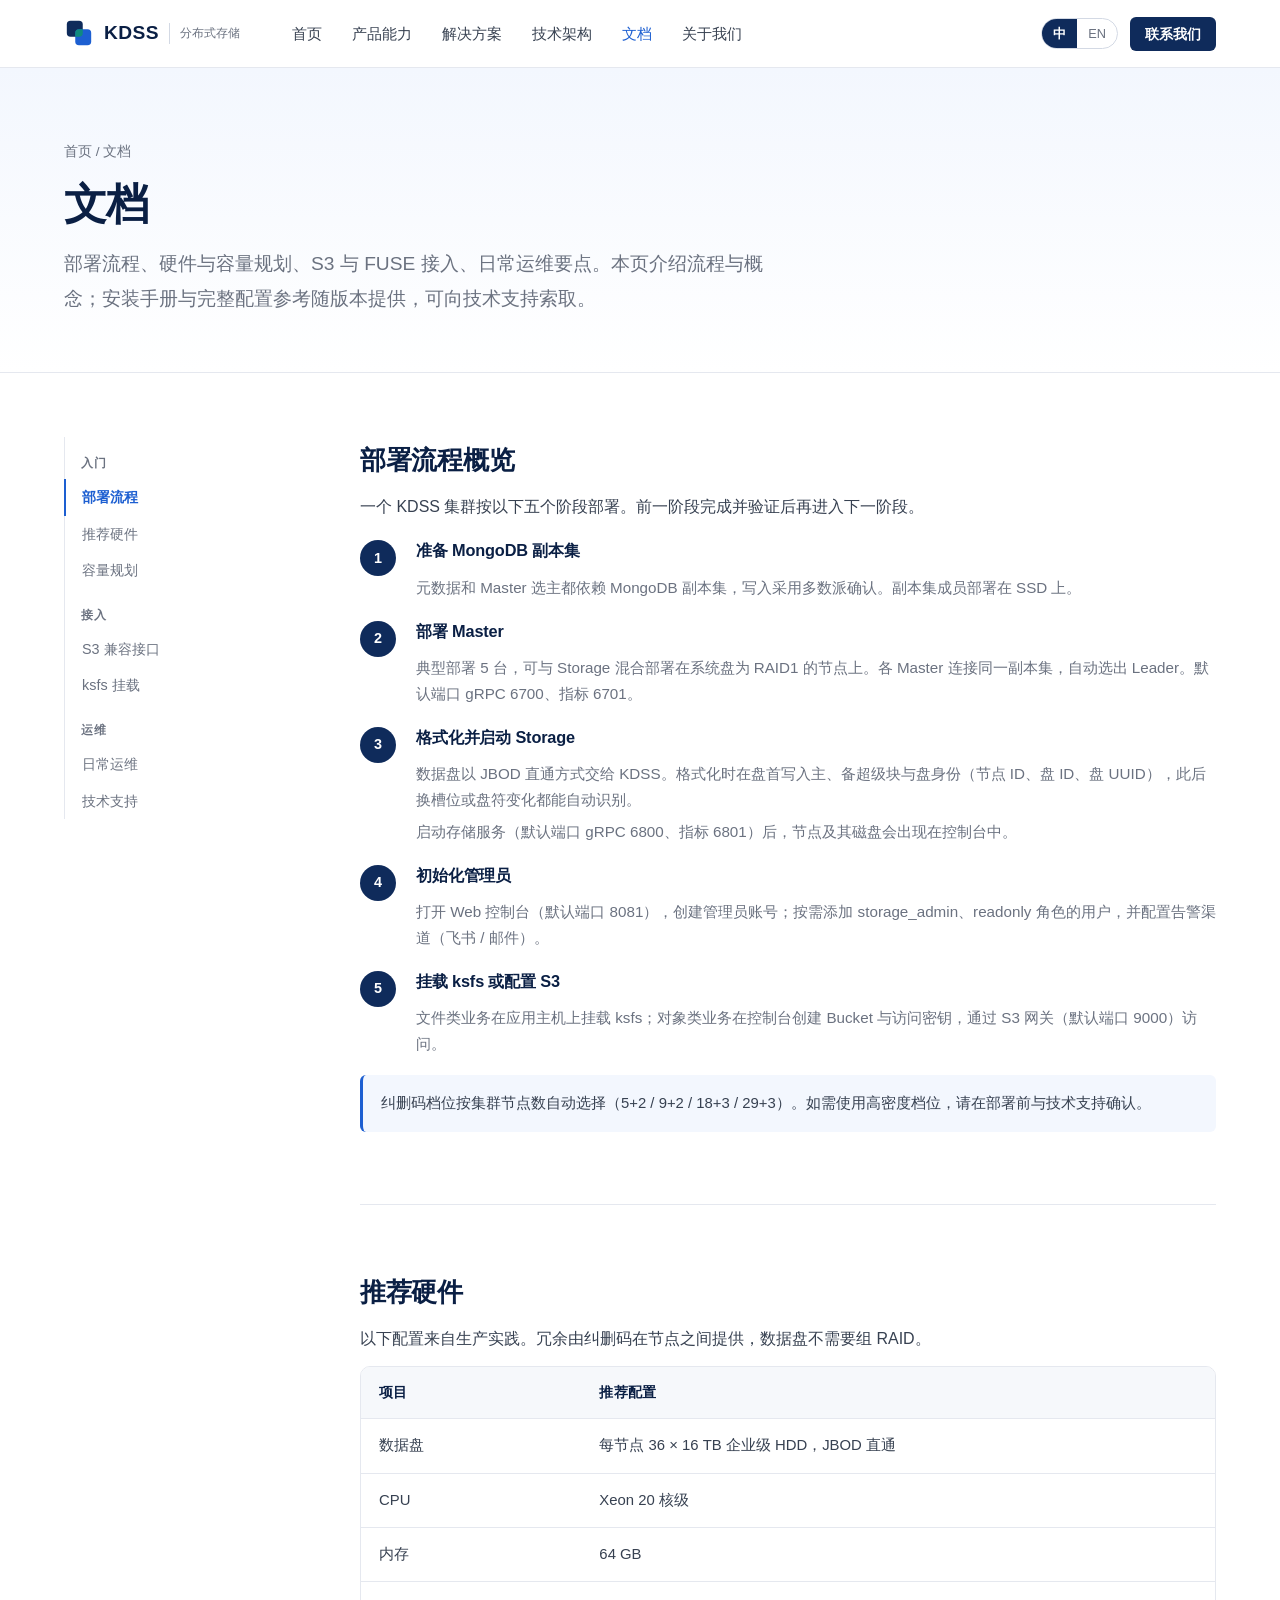
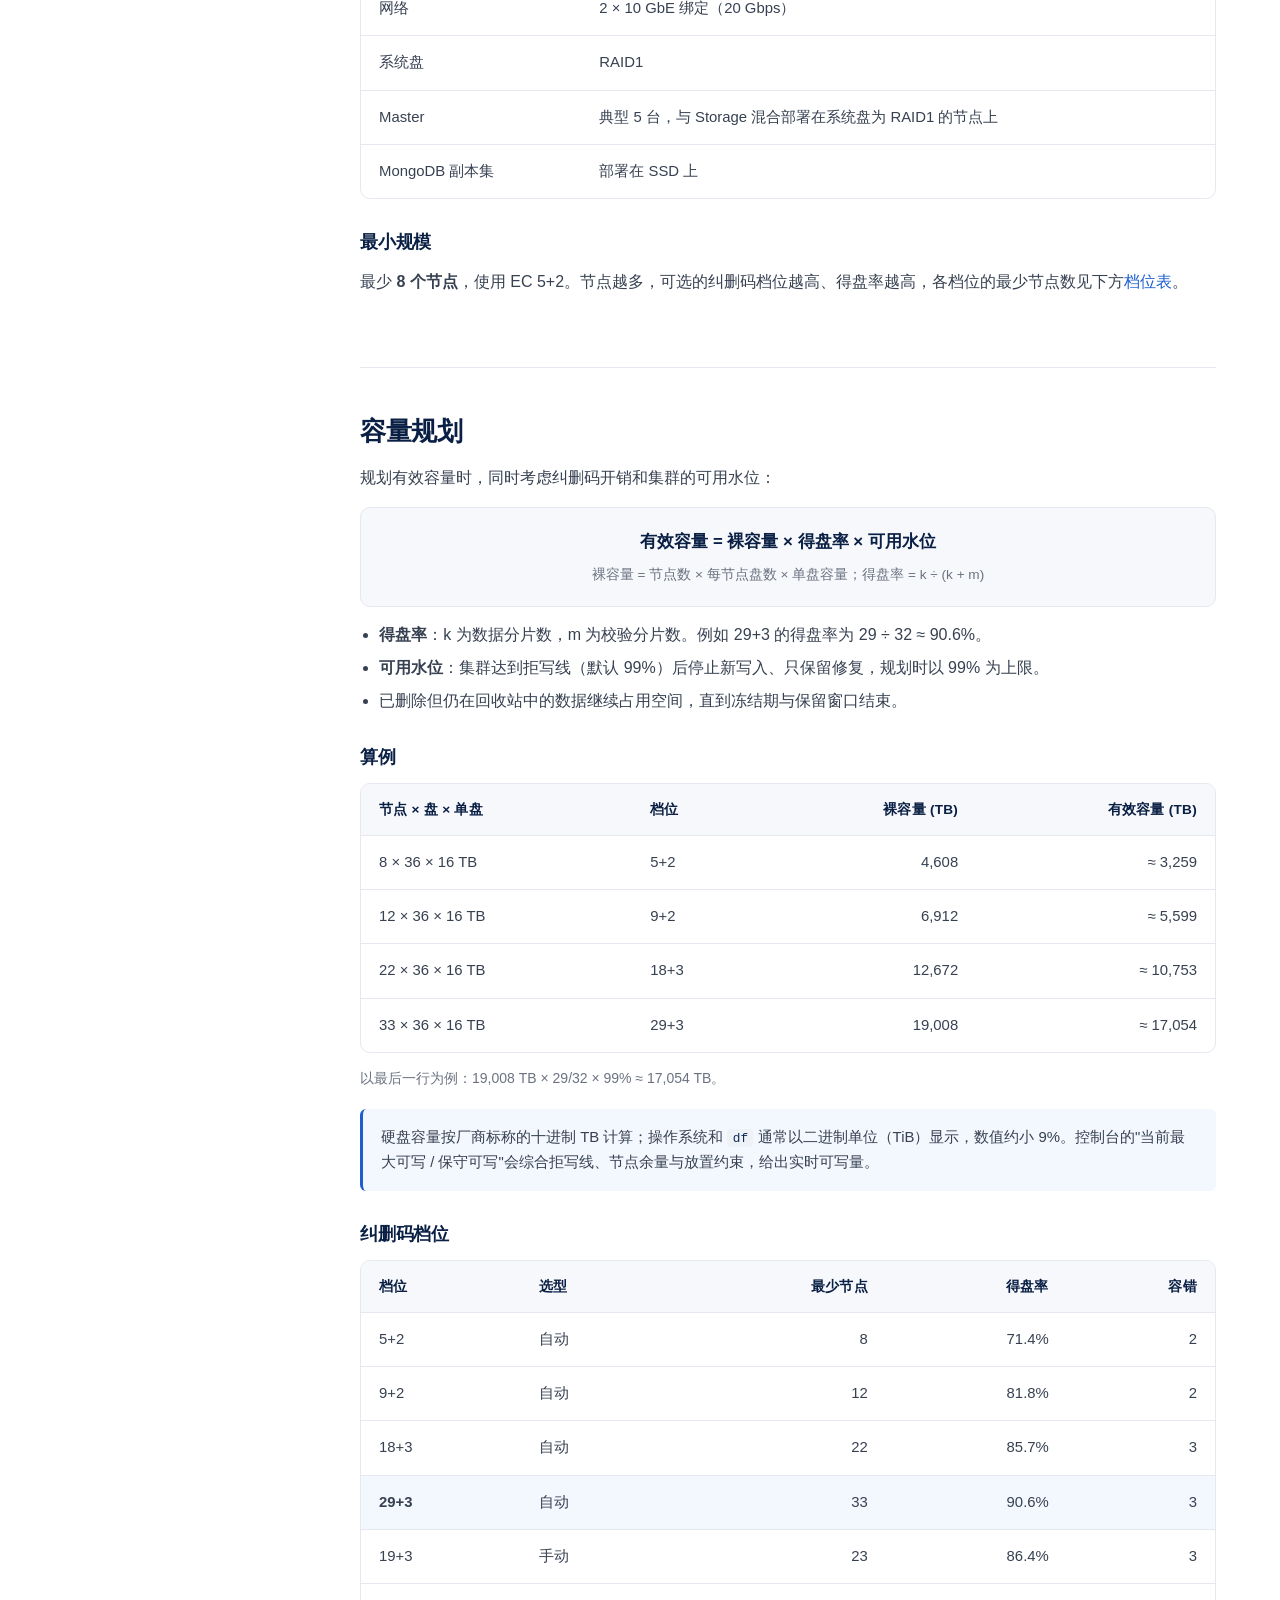
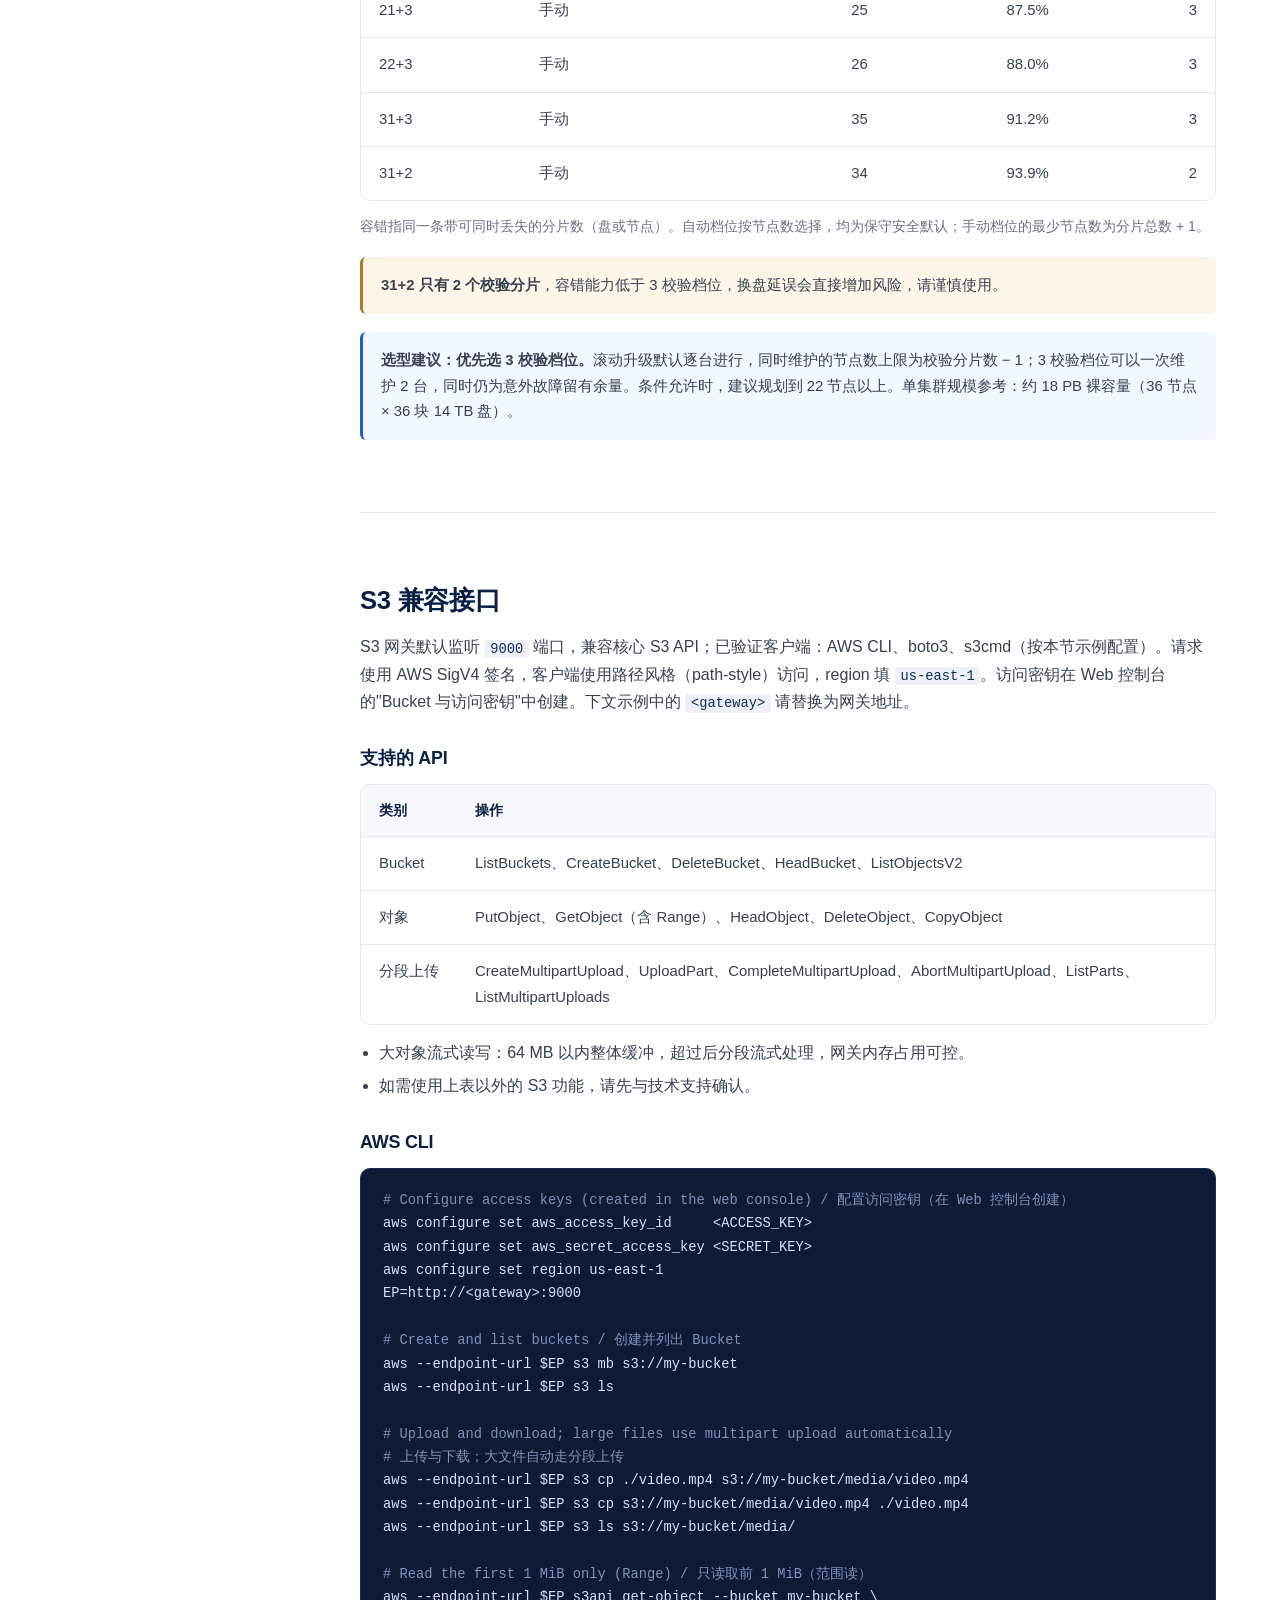
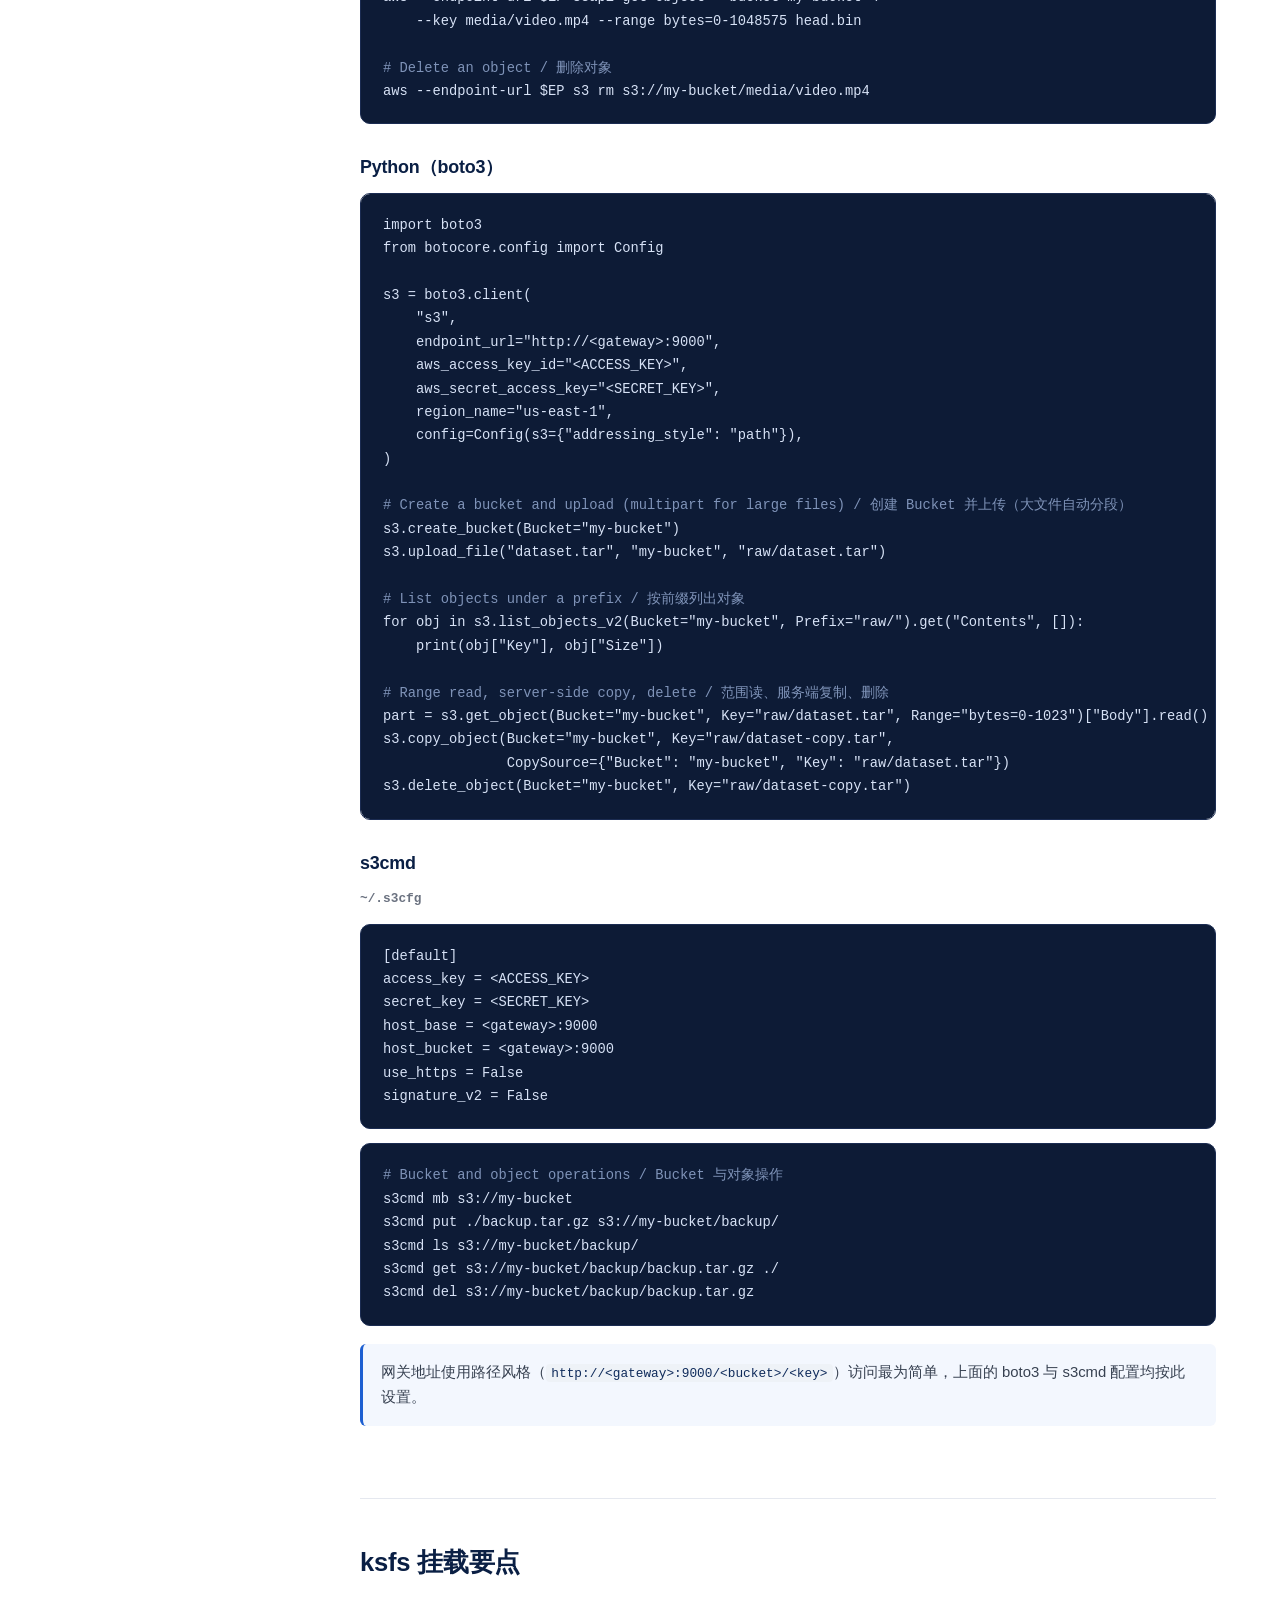
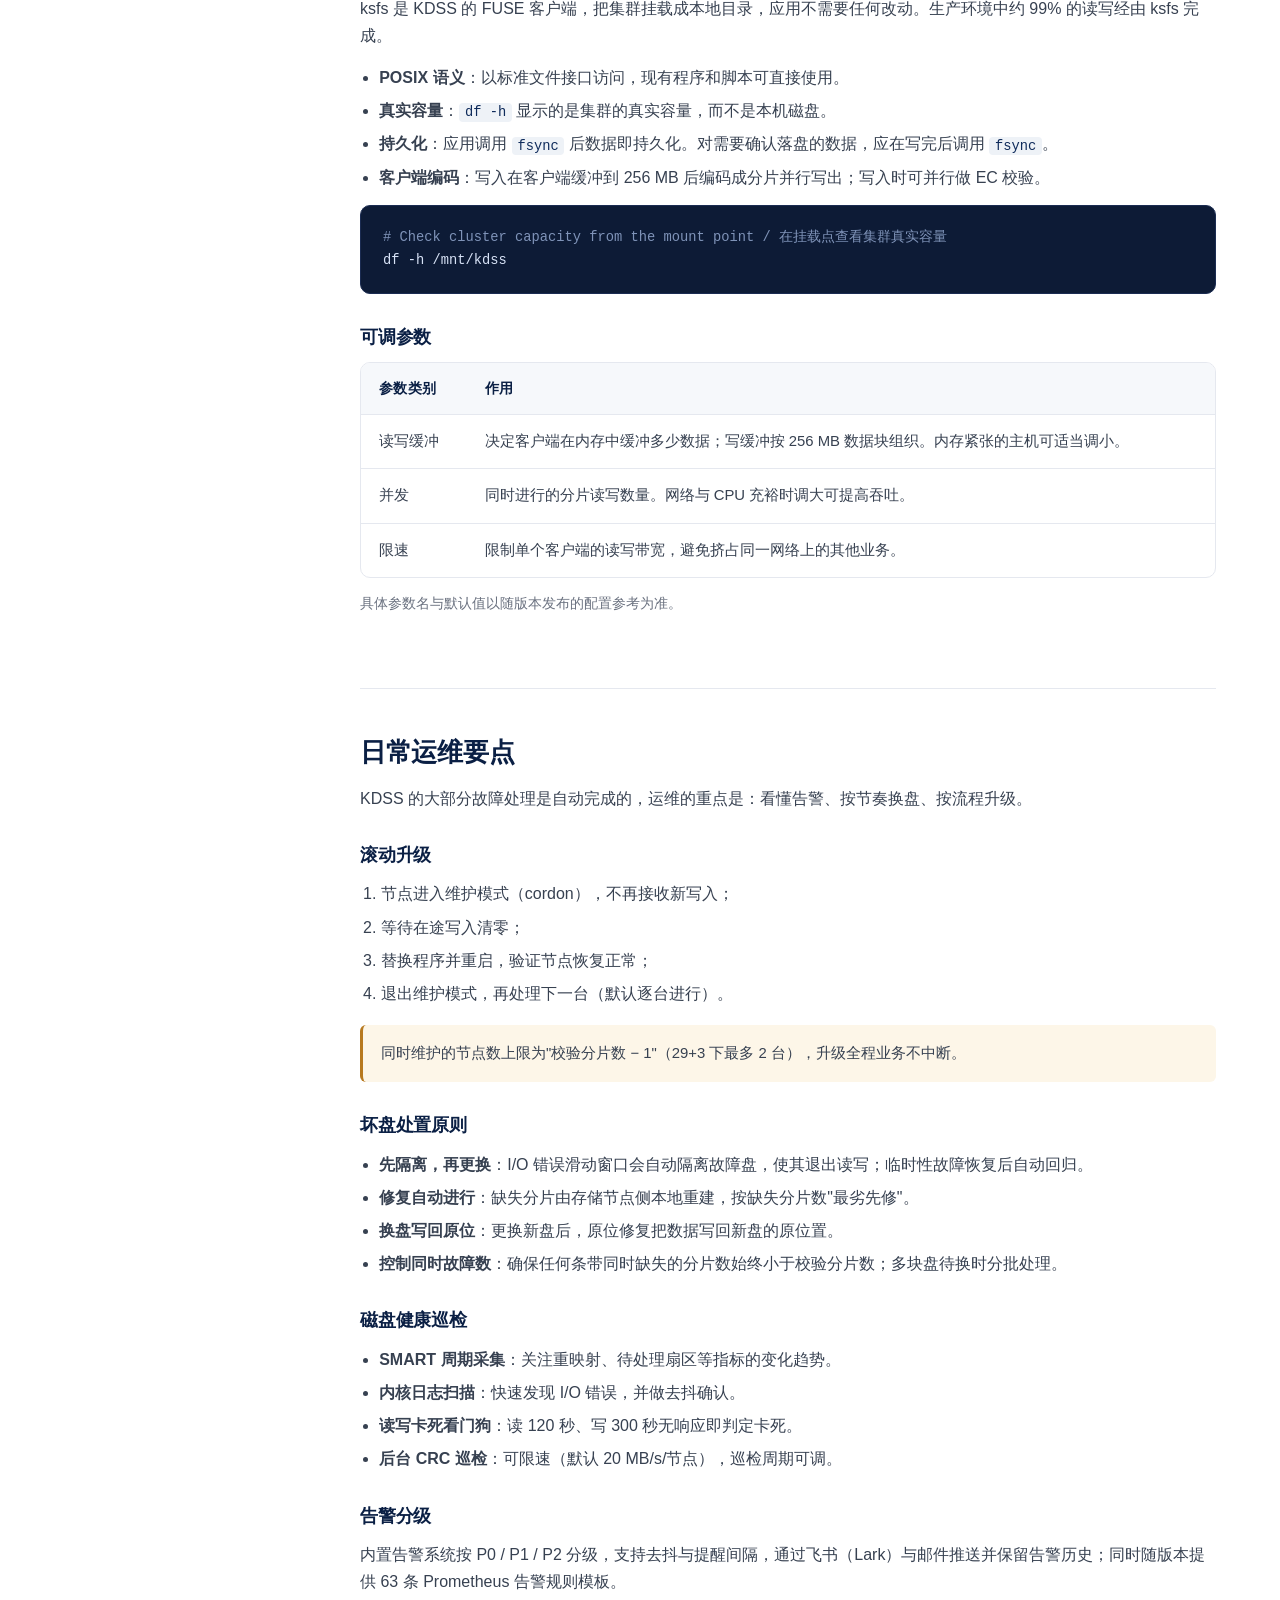
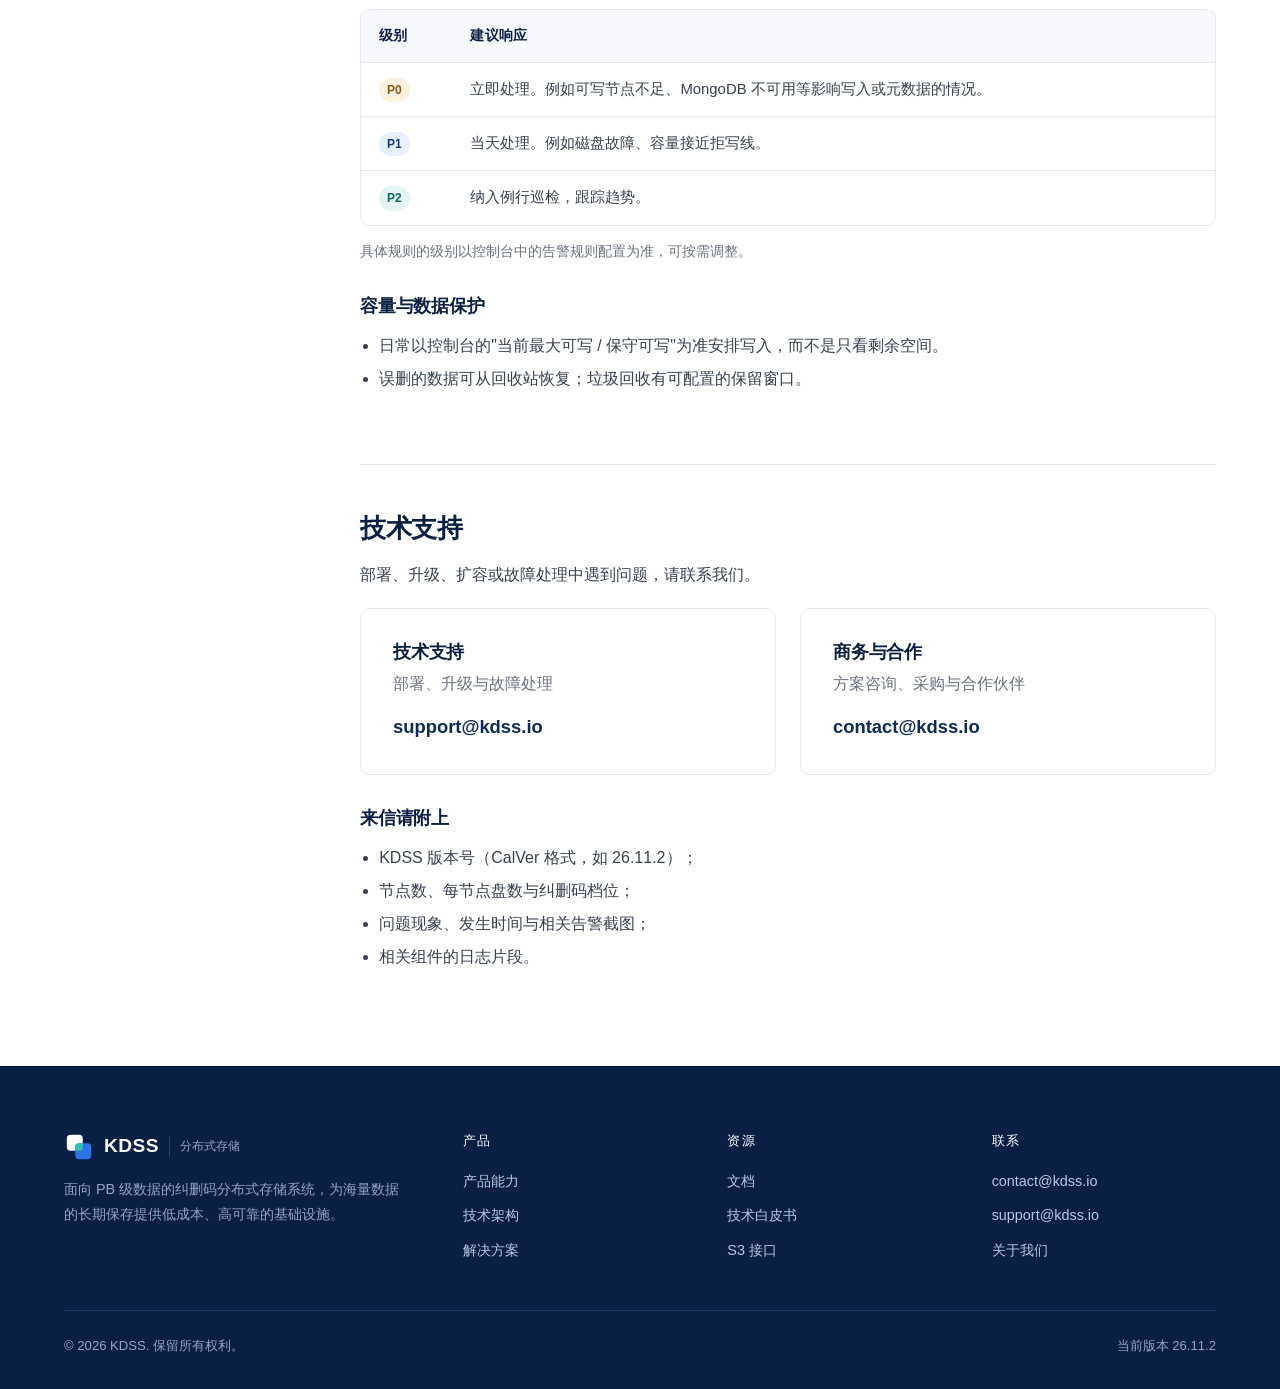
<file: zh/docs.html>
<!DOCTYPE html>
<html lang="zh-CN" class="no-js">
<head>
<meta charset="utf-8">
<meta name="viewport" content="width=device-width, initial-scale=1">
<title>文档 — KDSS 分布式存储</title>
<meta name="description" content="KDSS 文档：部署流程、推荐硬件、容量规划与纠删码档位、S3 兼容接口示例（AWS CLI / boto3 / s3cmd）、ksfs 挂载与日常运维要点。">
<link rel="icon" href="../favicon.ico?v=26.11.2" sizes="32x32">
<link rel="icon" href="../images/favicon.svg?v=26.11.2" type="image/svg+xml">
<link rel="apple-touch-icon" href="../apple-touch-icon.png?v=26.11.2">
<link rel="canonical" href="https://www.kdss.io/zh/docs.html">
<link rel="alternate" hreflang="en" href="https://www.kdss.io/docs.html">
<link rel="alternate" hreflang="zh-CN" href="https://www.kdss.io/zh/docs.html">
<link rel="alternate" hreflang="x-default" href="https://www.kdss.io/docs.html">
<meta property="og:type" content="website">
<meta property="og:site_name" content="KDSS">
<meta property="og:locale" content="zh_CN">
<meta property="og:title" content="文档 — KDSS 分布式存储">
<meta property="og:description" content="KDSS 文档：部署流程、推荐硬件、容量规划与纠删码档位、S3 兼容接口示例（AWS CLI / boto3 / s3cmd）、ksfs 挂载与日常运维要点。">
<meta property="og:url" content="https://www.kdss.io/zh/docs.html">
<meta property="og:image" content="https://www.kdss.io/images/og-zh.png">
<meta property="og:image:width" content="1200">
<meta property="og:image:height" content="630">
<meta name="twitter:card" content="summary_large_image">
<meta name="twitter:title" content="文档 — KDSS 分布式存储">
<meta name="twitter:description" content="KDSS 文档：部署流程、推荐硬件、容量规划与纠删码档位、S3 兼容接口示例（AWS CLI / boto3 / s3cmd）、ksfs 挂载与日常运维要点。">
<meta name="twitter:image" content="https://www.kdss.io/images/og-zh.png">
<link rel="stylesheet" href="../css/site.css?v=26.11.2">
<link rel="stylesheet" href="../css/pages/docs.css?v=26.11.2">
</head>
<body>
<a class="skip-link" href="#main">跳到正文</a>

<header class="site-header">
  <div class="container">
    <a class="brand" href="./"><img src="../images/logo.svg?v=26.11.2" alt="" width="30" height="30">KDSS<small>分布式存储</small></a>
    <nav class="nav" id="site-nav" aria-label="主导航">
      <a href="./">首页</a>
      <a href="features.html">产品能力</a>
      <a href="solutions.html">解决方案</a>
      <a href="architecture.html">技术架构</a>
      <a href="docs.html" aria-current="page">文档</a>
      <a href="about.html">关于我们</a>
      <a class="btn btn-primary nav-contact" href="#support">联系我们</a>
    </nav>
    <div class="nav-actions">
      <div class="lang"><span>中</span><a href="../docs.html" hreflang="en">EN</a></div>
      <a class="btn btn-primary btn-sm" href="#support">联系我们</a>
    </div>
    <button class="menu-btn" aria-controls="site-nav" aria-label="菜单" aria-expanded="false"><span></span></button>
  </div>
</header>

<main id="main" tabindex="-1">

<section class="page-hero">
  <div class="container">
    <p class="breadcrumb"><a href="./">首页</a> / 文档</p>
    <h1>文档</h1>
    <p class="lead">部署流程、硬件与容量规划、S3 与 FUSE 接入、日常运维要点。本页介绍流程与概念；安装手册与完整配置参考随版本提供，可向技术支持索取。</p>
  </div>
</section>

<div class="container docs-wrap">
  <div class="docs">
    <details class="docs-toc">
      <summary>本页目录</summary>
      <nav aria-label="本页目录">
        <a href="#quickstart">部署流程</a>
        <a href="#hardware">推荐硬件</a>
        <a href="#capacity">容量规划</a>
        <a href="#s3">S3 兼容接口</a>
        <a href="#fuse">ksfs 挂载</a>
        <a href="#operations">日常运维</a>
        <a href="#support">技术支持</a>
      </nav>
    </details>
    <nav class="docs-nav" aria-label="文档目录">
      <div class="group">入门</div>
      <a href="#quickstart" class="active">部署流程</a>
      <a href="#hardware">推荐硬件</a>
      <a href="#capacity">容量规划</a>
      <div class="group">接入</div>
      <a href="#s3">S3 兼容接口</a>
      <a href="#fuse">ksfs 挂载</a>
      <div class="group">运维</div>
      <a href="#operations">日常运维</a>
      <a href="#support">技术支持</a>
    </nav>

    <article class="prose">

      <!-- 部署流程 -->
      <section id="quickstart">
        <h2>部署流程概览</h2>
        <p>一个 KDSS 集群按以下五个阶段部署。前一阶段完成并验证后再进入下一阶段。</p>
        <div class="steps">
          <div class="step">
            <h3 class="h4">准备 MongoDB 副本集</h3>
            <p>元数据和 Master 选主都依赖 MongoDB 副本集，写入采用多数派确认。副本集成员部署在 SSD 上。</p>
          </div>
          <div class="step">
            <h3 class="h4">部署 Master</h3>
            <p>典型部署 5 台，可与 Storage 混合部署在系统盘为 RAID1 的节点上。各 Master 连接同一副本集，自动选出 Leader。默认端口 gRPC 6700、指标 6701。</p>
          </div>
          <div class="step">
            <h3 class="h4">格式化并启动 Storage</h3>
            <p>数据盘以 JBOD 直通方式交给 KDSS。格式化时在盘首写入主、备超级块与盘身份（节点 ID、盘 ID、盘 UUID），此后换槽位或盘符变化都能自动识别。</p>
            <p>启动存储服务（默认端口 gRPC 6800、指标 6801）后，节点及其磁盘会出现在控制台中。</p>
          </div>
          <div class="step">
            <h3 class="h4">初始化管理员</h3>
            <p>打开 Web 控制台（默认端口 8081），创建管理员账号；按需添加 storage_admin、readonly 角色的用户，并配置告警渠道（飞书 / 邮件）。</p>
          </div>
          <div class="step">
            <h3 class="h4">挂载 ksfs 或配置 S3</h3>
            <p>文件类业务在应用主机上挂载 ksfs；对象类业务在控制台创建 Bucket 与访问密钥，通过 S3 网关（默认端口 9000）访问。</p>
          </div>
        </div>
        <div class="callout">纠删码档位按集群节点数自动选择（5+2 / 9+2 / 18+3 / 29+3）。如需使用高密度档位，请在部署前与技术支持确认。</div>
      </section>

      <!-- 推荐硬件 -->
      <section id="hardware">
        <span id="requirements" class="anchor-alias" aria-hidden="true"></span>
        <h2>推荐硬件</h2>
        <p>以下配置来自生产实践。冗余由纠删码在节点之间提供，数据盘不需要组 RAID。</p>
        <div class="table-wrap">
          <table class="table kv">
            <thead><tr><th>项目</th><th>推荐配置</th></tr></thead>
            <tbody>
              <tr><td>数据盘</td><td>每节点 36 × 16 TB 企业级 HDD，JBOD 直通</td></tr>
              <tr><td>CPU</td><td>Xeon 20 核级</td></tr>
              <tr><td>内存</td><td>64 GB</td></tr>
              <tr><td>网络</td><td>2 × 10 GbE 绑定（20 Gbps）</td></tr>
              <tr><td>系统盘</td><td>RAID1</td></tr>
              <tr><td>Master</td><td>典型 5 台，与 Storage 混合部署在系统盘为 RAID1 的节点上</td></tr>
              <tr><td>MongoDB 副本集</td><td>部署在 SSD 上</td></tr>
            </tbody>
          </table>
        </div>
        <h3>最小规模</h3>
        <p>最少 <strong>8 个节点</strong>，使用 EC 5+2。节点越多，可选的纠删码档位越高、得盘率越高，各档位的最少节点数见下方<a href="#ec-table">档位表</a>。</p>
      </section>

      <!-- 容量规划 -->
      <section id="capacity">
        <h2>容量规划</h2>
        <p>规划有效容量时，同时考虑纠删码开销和集群的可用水位：</p>
        <div class="formula">有效容量 = 裸容量 × 得盘率 × 可用水位<small>裸容量 = 节点数 × 每节点盘数 × 单盘容量；得盘率 = k ÷ (k + m)</small></div>
        <ul>
          <li><strong>得盘率</strong>：k 为数据分片数，m 为校验分片数。例如 29+3 的得盘率为 29 ÷ 32 ≈ 90.6%。</li>
          <li><strong>可用水位</strong>：集群达到拒写线（默认 99%）后停止新写入、只保留修复，规划时以 99% 为上限。</li>
          <li>已删除但仍在回收站中的数据继续占用空间，直到冻结期与保留窗口结束。</li>
        </ul>

        <h3>算例</h3>
        <div class="table-wrap">
          <table class="table compact">
            <thead><tr><th>节点 × 盘 × 单盘</th><th>档位</th><th class="num">裸容量 (TB)</th><th class="num">有效容量 (TB)</th></tr></thead>
            <tbody>
              <tr><td>8 × 36 × 16 TB</td><td>5+2</td><td class="num">4,608</td><td class="num">≈ 3,259</td></tr>
              <tr><td>12 × 36 × 16 TB</td><td>9+2</td><td class="num">6,912</td><td class="num">≈ 5,599</td></tr>
              <tr><td>22 × 36 × 16 TB</td><td>18+3</td><td class="num">12,672</td><td class="num">≈ 10,753</td></tr>
              <tr><td>33 × 36 × 16 TB</td><td>29+3</td><td class="num">19,008</td><td class="num">≈ 17,054</td></tr>
            </tbody>
          </table>
        </div>
        <p class="small muted">以最后一行为例：19,008 TB × 29/32 × 99% ≈ 17,054 TB。</p>
        <div class="callout">硬盘容量按厂商标称的十进制 TB 计算；操作系统和 <code>df</code> 通常以二进制单位（TiB）显示，数值约小 9%。控制台的"当前最大可写 / 保守可写"会综合拒写线、节点余量与放置约束，给出实时可写量。</div>

        <h3 id="ec-table">纠删码档位</h3>
        <div class="table-wrap">
          <table class="table compact">
            <thead><tr><th>档位</th><th>选型</th><th class="num">最少节点</th><th class="num">得盘率</th><th class="num">容错</th></tr></thead>
            <tbody>
              <tr><td>5+2</td><td>自动</td><td class="num">8</td><td class="num">71.4%</td><td class="num">2</td></tr>
              <tr><td>9+2</td><td>自动</td><td class="num">12</td><td class="num">81.8%</td><td class="num">2</td></tr>
              <tr><td>18+3</td><td>自动</td><td class="num">22</td><td class="num">85.7%</td><td class="num">3</td></tr>
              <tr class="highlight"><td><strong>29+3</strong></td><td>自动</td><td class="num">33</td><td class="num">90.6%</td><td class="num">3</td></tr>
              <tr><td>19+3</td><td>手动</td><td class="num">23</td><td class="num">86.4%</td><td class="num">3</td></tr>
              <tr><td>21+3</td><td>手动</td><td class="num">25</td><td class="num">87.5%</td><td class="num">3</td></tr>
              <tr><td>22+3</td><td>手动</td><td class="num">26</td><td class="num">88.0%</td><td class="num">3</td></tr>
              <tr><td>31+3</td><td>手动</td><td class="num">35</td><td class="num">91.2%</td><td class="num">3</td></tr>
              <tr><td>31+2</td><td>手动</td><td class="num">34</td><td class="num">93.9%</td><td class="num">2</td></tr>
            </tbody>
          </table>
        </div>
        <p class="small muted">容错指同一条带可同时丢失的分片数（盘或节点）。自动档位按节点数选择，均为保守安全默认；手动档位的最少节点数为分片总数 + 1。</p>
        <div class="callout warn"><strong>31+2 只有 2 个校验分片</strong>，容错能力低于 3 校验档位，换盘延误会直接增加风险，请谨慎使用。</div>
        <div class="callout"><strong>选型建议：优先选 3 校验档位。</strong>滚动升级默认逐台进行，同时维护的节点数上限为校验分片数 − 1；3 校验档位可以一次维护 2 台，同时仍为意外故障留有余量。条件允许时，建议规划到 22 节点以上。单集群规模参考：约 18 PB 裸容量（36 节点 × 36 块 14 TB 盘）。</div>
      </section>

      <!-- S3 -->
      <section id="s3">
        <span id="s3api" class="anchor-alias" aria-hidden="true"></span>
        <h2>S3 兼容接口</h2>
        <p>S3 网关默认监听 <code>9000</code> 端口，兼容核心 S3 API；已验证客户端：AWS CLI、boto3、s3cmd（按本节示例配置）。请求使用 AWS SigV4 签名，客户端使用路径风格（path-style）访问，region 填 <code>us-east-1</code>。访问密钥在 Web 控制台的"Bucket 与访问密钥"中创建。下文示例中的 <code>&lt;gateway&gt;</code> 请替换为网关地址。</p>

        <h3>支持的 API</h3>
        <div class="table-wrap">
          <table class="table kv">
            <thead><tr><th>类别</th><th>操作</th></tr></thead>
            <tbody>
              <tr><td>Bucket</td><td>ListBuckets、CreateBucket、DeleteBucket、HeadBucket、ListObjectsV2</td></tr>
              <tr><td>对象</td><td>PutObject、GetObject（含 Range）、HeadObject、DeleteObject、CopyObject</td></tr>
              <tr><td>分段上传</td><td>CreateMultipartUpload、UploadPart、CompleteMultipartUpload、AbortMultipartUpload、ListParts、ListMultipartUploads</td></tr>
            </tbody>
          </table>
        </div>
        <ul>
          <li>大对象流式读写：64 MB 以内整体缓冲，超过后分段流式处理，网关内存占用可控。</li>
          <li>如需使用上表以外的 S3 功能，请先与技术支持确认。</li>
        </ul>

        <h3>AWS CLI</h3>
<pre><span class="c"># Configure access keys (created in the web console) / 配置访问密钥（在 Web 控制台创建）</span>
aws configure set aws_access_key_id     &lt;ACCESS_KEY&gt;
aws configure set aws_secret_access_key &lt;SECRET_KEY&gt;
aws configure set region us-east-1
EP=http://&lt;gateway&gt;:9000

<span class="c"># Create and list buckets / 创建并列出 Bucket</span>
aws --endpoint-url $EP s3 mb s3://my-bucket
aws --endpoint-url $EP s3 ls

<span class="c"># Upload and download; large files use multipart upload automatically</span>
<span class="c"># 上传与下载；大文件自动走分段上传</span>
aws --endpoint-url $EP s3 cp ./video.mp4 s3://my-bucket/media/video.mp4
aws --endpoint-url $EP s3 cp s3://my-bucket/media/video.mp4 ./video.mp4
aws --endpoint-url $EP s3 ls s3://my-bucket/media/

<span class="c"># Read the first 1 MiB only (Range) / 只读取前 1 MiB（范围读）</span>
aws --endpoint-url $EP s3api get-object --bucket my-bucket \
    --key media/video.mp4 --range bytes=0-1048575 head.bin

<span class="c"># Delete an object / 删除对象</span>
aws --endpoint-url $EP s3 rm s3://my-bucket/media/video.mp4</pre>

        <h3>Python（boto3）</h3>
<pre>import boto3
from botocore.config import Config

s3 = boto3.client(
    "s3",
    endpoint_url="http://&lt;gateway&gt;:9000",
    aws_access_key_id="&lt;ACCESS_KEY&gt;",
    aws_secret_access_key="&lt;SECRET_KEY&gt;",
    region_name="us-east-1",
    config=Config(s3={"addressing_style": "path"}),
)

<span class="c"># Create a bucket and upload (multipart for large files) / 创建 Bucket 并上传（大文件自动分段）</span>
s3.create_bucket(Bucket="my-bucket")
s3.upload_file("dataset.tar", "my-bucket", "raw/dataset.tar")

<span class="c"># List objects under a prefix / 按前缀列出对象</span>
for obj in s3.list_objects_v2(Bucket="my-bucket", Prefix="raw/").get("Contents", []):
    print(obj["Key"], obj["Size"])

<span class="c"># Range read, server-side copy, delete / 范围读、服务端复制、删除</span>
part = s3.get_object(Bucket="my-bucket", Key="raw/dataset.tar", Range="bytes=0-1023")["Body"].read()
s3.copy_object(Bucket="my-bucket", Key="raw/dataset-copy.tar",
               CopySource={"Bucket": "my-bucket", "Key": "raw/dataset.tar"})
s3.delete_object(Bucket="my-bucket", Key="raw/dataset-copy.tar")</pre>

        <h3>s3cmd</h3>
        <p class="code-title">~/.s3cfg</p>
<pre>[default]
access_key = &lt;ACCESS_KEY&gt;
secret_key = &lt;SECRET_KEY&gt;
host_base = &lt;gateway&gt;:9000
host_bucket = &lt;gateway&gt;:9000
use_https = False
signature_v2 = False</pre>
<pre><span class="c"># Bucket and object operations / Bucket 与对象操作</span>
s3cmd mb s3://my-bucket
s3cmd put ./backup.tar.gz s3://my-bucket/backup/
s3cmd ls s3://my-bucket/backup/
s3cmd get s3://my-bucket/backup/backup.tar.gz ./
s3cmd del s3://my-bucket/backup/backup.tar.gz</pre>
        <div class="callout">网关地址使用路径风格（<code>http://&lt;gateway&gt;:9000/&lt;bucket&gt;/&lt;key&gt;</code>）访问最为简单，上面的 boto3 与 s3cmd 配置均按此设置。</div>
      </section>

      <!-- FUSE -->
      <section id="fuse">
        <h2>ksfs 挂载要点</h2>
        <p>ksfs 是 KDSS 的 FUSE 客户端，把集群挂载成本地目录，应用不需要任何改动。生产环境中约 99% 的读写经由 ksfs 完成。</p>
        <ul>
          <li><strong>POSIX 语义</strong>：以标准文件接口访问，现有程序和脚本可直接使用。</li>
          <li><strong>真实容量</strong>：<code>df -h</code> 显示的是集群的真实容量，而不是本机磁盘。</li>
          <li><strong>持久化</strong>：应用调用 <code>fsync</code> 后数据即持久化。对需要确认落盘的数据，应在写完后调用 <code>fsync</code>。</li>
          <li><strong>客户端编码</strong>：写入在客户端缓冲到 256 MB 后编码成分片并行写出；写入时可并行做 EC 校验。</li>
        </ul>
<pre><span class="c"># Check cluster capacity from the mount point / 在挂载点查看集群真实容量</span>
df -h /mnt/kdss</pre>
        <h3 id="config">可调参数</h3>
        <div class="table-wrap">
          <table class="table kv">
            <thead><tr><th>参数类别</th><th>作用</th></tr></thead>
            <tbody>
              <tr><td>读写缓冲</td><td>决定客户端在内存中缓冲多少数据；写缓冲按 256 MB 数据块组织。内存紧张的主机可适当调小。</td></tr>
              <tr><td>并发</td><td>同时进行的分片读写数量。网络与 CPU 充裕时调大可提高吞吐。</td></tr>
              <tr><td>限速</td><td>限制单个客户端的读写带宽，避免挤占同一网络上的其他业务。</td></tr>
            </tbody>
          </table>
        </div>
        <p class="small muted">具体参数名与默认值以随版本发布的配置参考为准。</p>
      </section>

      <!-- 运维 -->
      <section id="operations">
        <h2>日常运维要点</h2>
        <p>KDSS 的大部分故障处理是自动完成的，运维的重点是：看懂告警、按节奏换盘、按流程升级。</p>

        <h3>滚动升级</h3>
        <ol>
          <li>节点进入维护模式（cordon），不再接收新写入；</li>
          <li>等待在途写入清零；</li>
          <li>替换程序并重启，验证节点恢复正常；</li>
          <li>退出维护模式，再处理下一台（默认逐台进行）。</li>
        </ol>
        <div class="callout warn">同时维护的节点数上限为"校验分片数 − 1"（29+3 下最多 2 台），升级全程业务不中断。</div>

        <h3>坏盘处置原则</h3>
        <ul>
          <li><strong>先隔离，再更换</strong>：I/O 错误滑动窗口会自动隔离故障盘，使其退出读写；临时性故障恢复后自动回归。</li>
          <li><strong>修复自动进行</strong>：缺失分片由存储节点侧本地重建，按缺失分片数"最劣先修"。</li>
          <li><strong>换盘写回原位</strong>：更换新盘后，原位修复把数据写回新盘的原位置。</li>
          <li><strong>控制同时故障数</strong>：确保任何条带同时缺失的分片数始终小于校验分片数；多块盘待换时分批处理。</li>
        </ul>

        <h3>磁盘健康巡检</h3>
        <ul>
          <li><strong>SMART 周期采集</strong>：关注重映射、待处理扇区等指标的变化趋势。</li>
          <li><strong>内核日志扫描</strong>：快速发现 I/O 错误，并做去抖确认。</li>
          <li><strong>读写卡死看门狗</strong>：读 120 秒、写 300 秒无响应即判定卡死。</li>
          <li><strong>后台 CRC 巡检</strong>：可限速（默认 20 MB/s/节点），巡检周期可调。</li>
        </ul>

        <h3>告警分级</h3>
        <p>内置告警系统按 P0 / P1 / P2 分级，支持去抖与提醒间隔，通过飞书（Lark）与邮件推送并保留告警历史；同时随版本提供 63 条 Prometheus 告警规则模板。</p>
        <div class="table-wrap">
          <table class="table kv">
            <thead><tr><th>级别</th><th>建议响应</th></tr></thead>
            <tbody>
              <tr><td><span class="tag amber">P0</span></td><td>立即处理。例如可写节点不足、MongoDB 不可用等影响写入或元数据的情况。</td></tr>
              <tr><td><span class="tag">P1</span></td><td>当天处理。例如磁盘故障、容量接近拒写线。</td></tr>
              <tr><td><span class="tag teal">P2</span></td><td>纳入例行巡检，跟踪趋势。</td></tr>
            </tbody>
          </table>
        </div>
        <p class="small muted">具体规则的级别以控制台中的告警规则配置为准，可按需调整。</p>

        <h3>容量与数据保护</h3>
        <ul>
          <li>日常以控制台的"当前最大可写 / 保守可写"为准安排写入，而不是只看剩余空间。</li>
          <li>误删的数据可从回收站恢复；垃圾回收有可配置的保留窗口。</li>
        </ul>
      </section>

      <!-- 技术支持 -->
      <section id="support">
        <h2>技术支持</h2>
        <p>部署、升级、扩容或故障处理中遇到问题，请联系我们。</p>
        <div class="contact-cards">
          <div class="contact-card"><h3>技术支持</h3><p class="muted">部署、升级与故障处理</p><a class="mail" href="mailto:support@kdss.io">support@kdss.io</a></div>
          <div class="contact-card"><h3>商务与合作</h3><p class="muted">方案咨询、采购与合作伙伴</p><a class="mail" href="mailto:contact@kdss.io">contact@kdss.io</a></div>
        </div>
        <h3>来信请附上</h3>
        <ul>
          <li>KDSS 版本号（CalVer 格式，如 26.11.2）；</li>
          <li>节点数、每节点盘数与纠删码档位；</li>
          <li>问题现象、发生时间与相关告警截图；</li>
          <li>相关组件的日志片段。</li>
        </ul>
      </section>

    </article>
  </div>
</div>

<div style="height:96px"></div>

</main>

<footer class="site-footer">
  <div class="container">
    <div class="cols">
      <div>
        <a class="brand" href="./"><img src="../images/logo-light.svg?v=26.11.2" alt="" width="30" height="30">KDSS<small>分布式存储</small></a>
        <p>面向 PB 级数据的纠删码分布式存储系统，为海量数据的长期保存提供低成本、高可靠的基础设施。</p>
      </div>
      <div><p class="footer-title">产品</p><ul><li><a href="features.html">产品能力</a></li><li><a href="architecture.html">技术架构</a></li><li><a href="solutions.html">解决方案</a></li></ul></div>
      <div><p class="footer-title">资源</p><ul><li><a href="docs.html">文档</a></li><li><a href="../downloads/kdss-whitepaper-zh.pdf">技术白皮书</a></li><li><a href="docs.html#s3">S3 接口</a></li></ul></div>
      <div><p class="footer-title">联系</p><ul><li><a href="mailto:contact@kdss.io">contact@kdss.io</a></li><li><a href="mailto:support@kdss.io">support@kdss.io</a></li><li><a href="about.html">关于我们</a></li></ul></div>
    </div>
    <div class="legal"><span>© 2026 KDSS. 保留所有权利。</span><span>当前版本 26.11.2</span></div>
  </div>
</footer>

<script src="../js/site.js?v=26.11.2"></script>
</body>
</html>
</file>
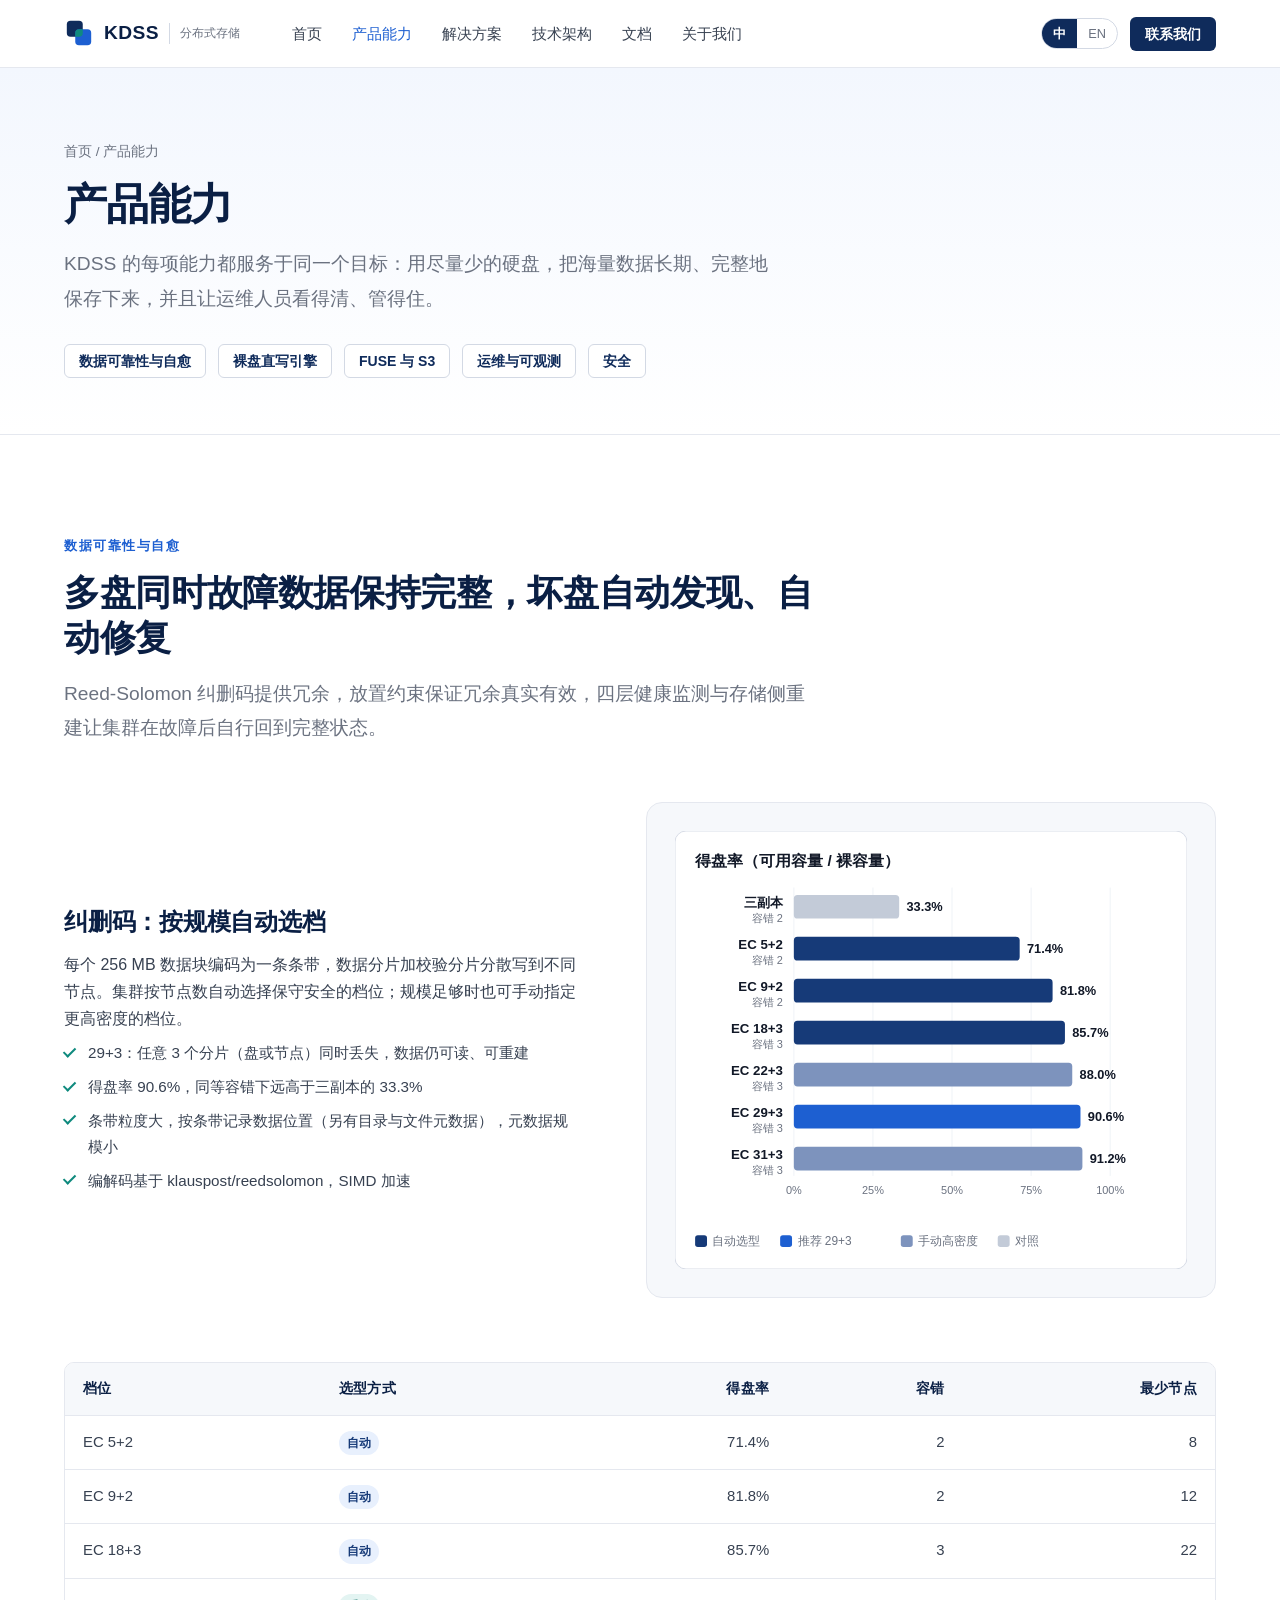
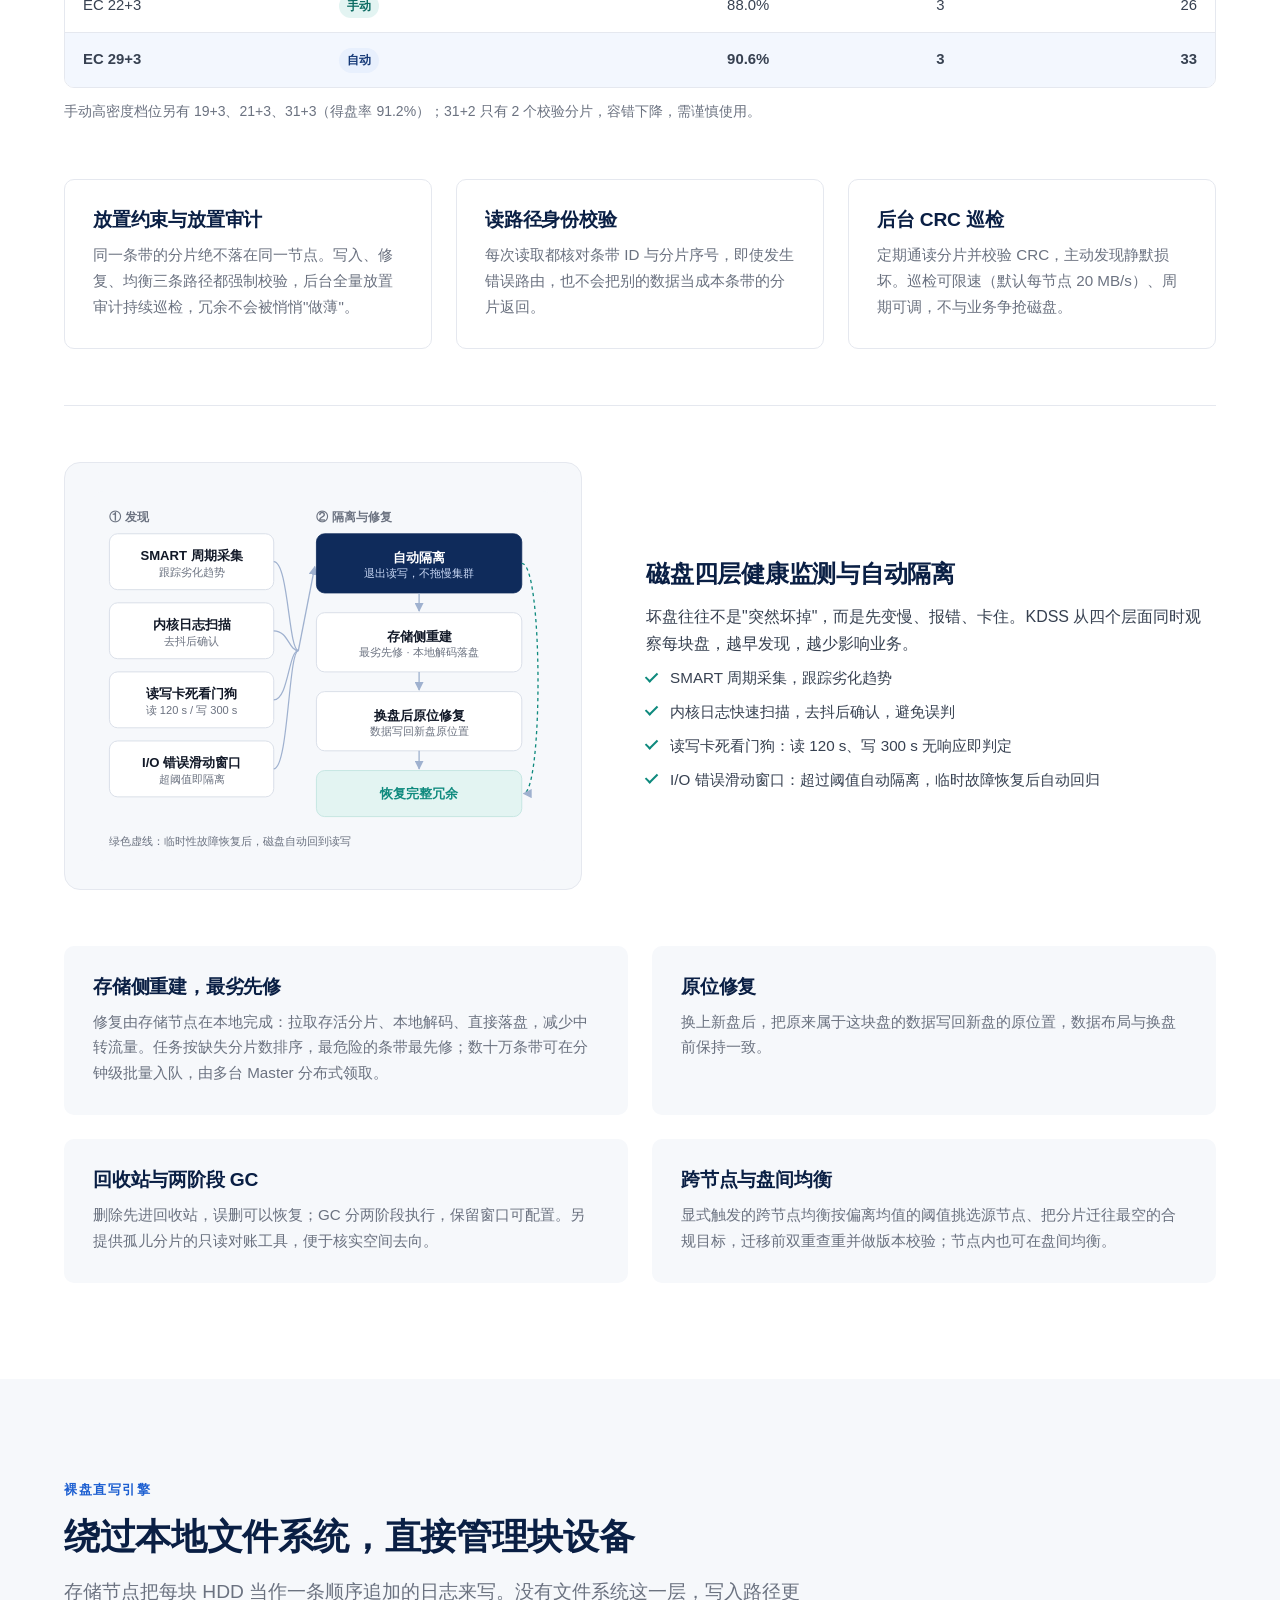
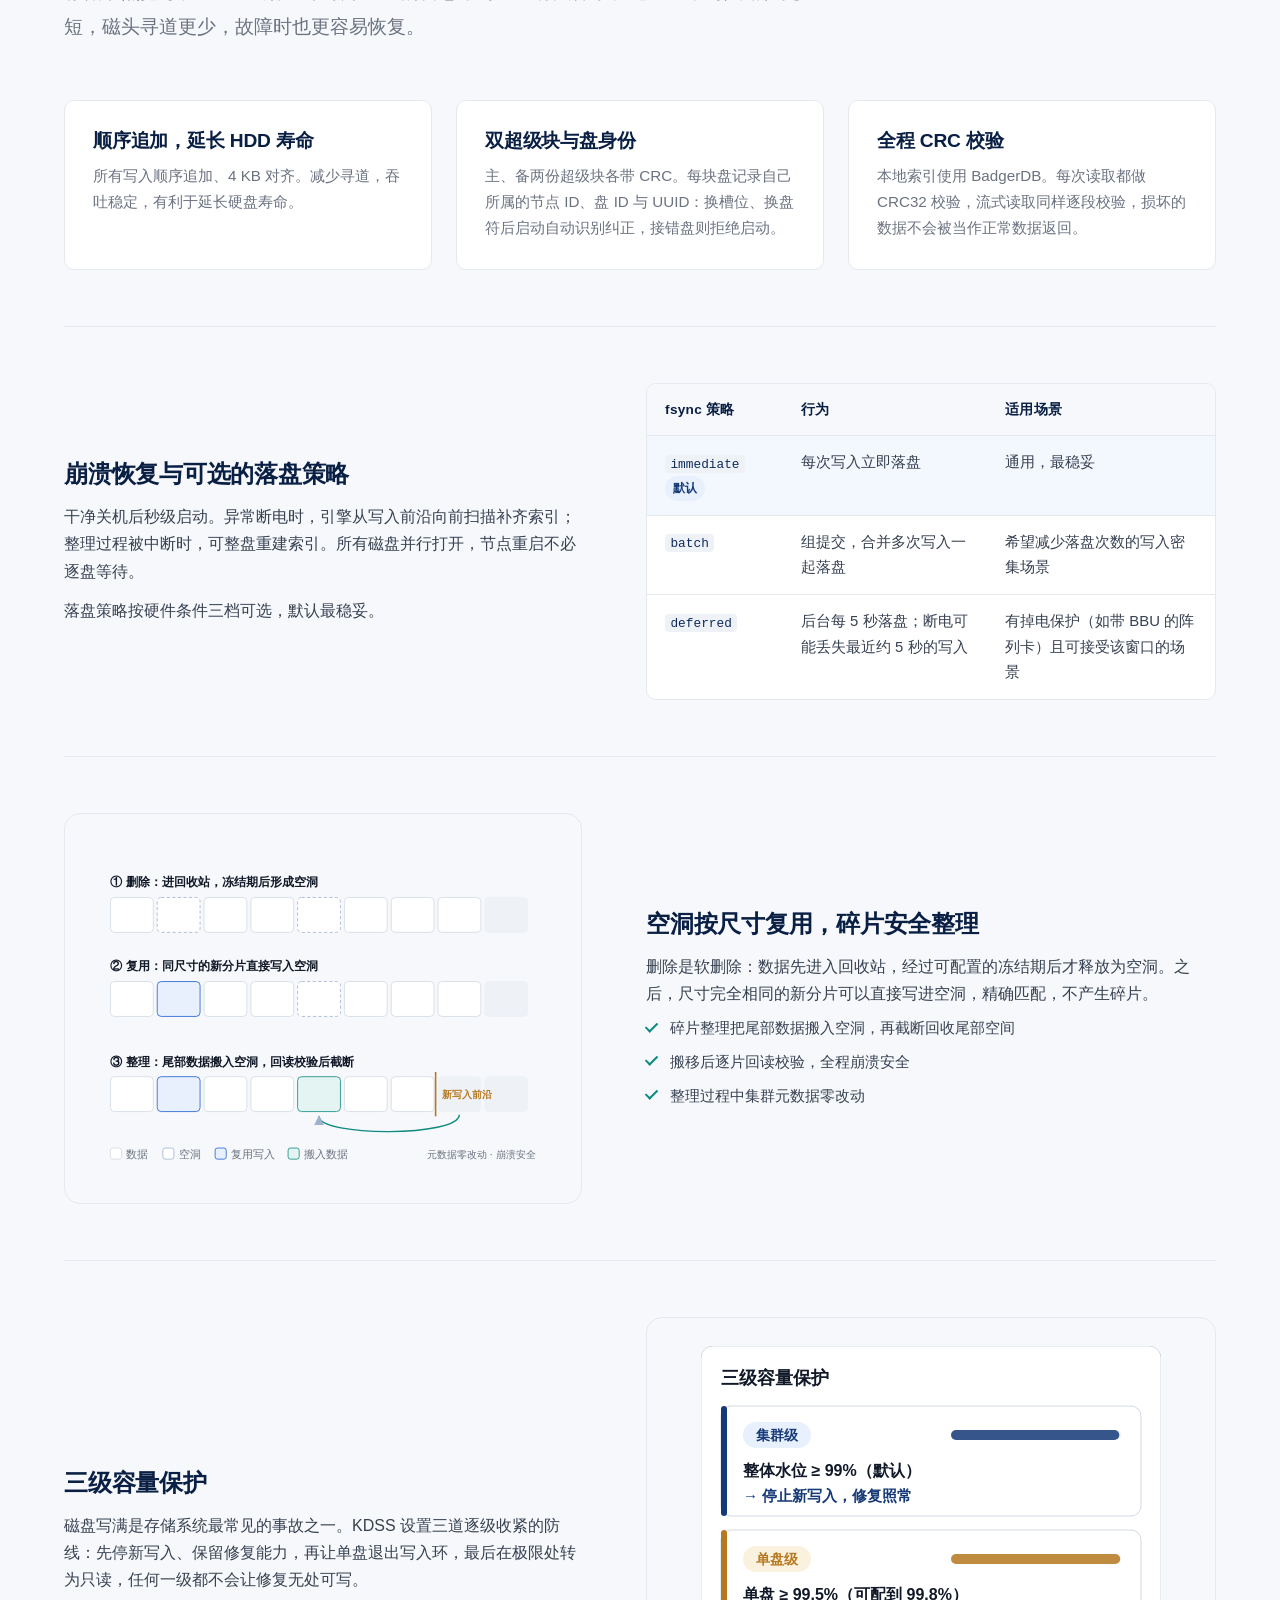
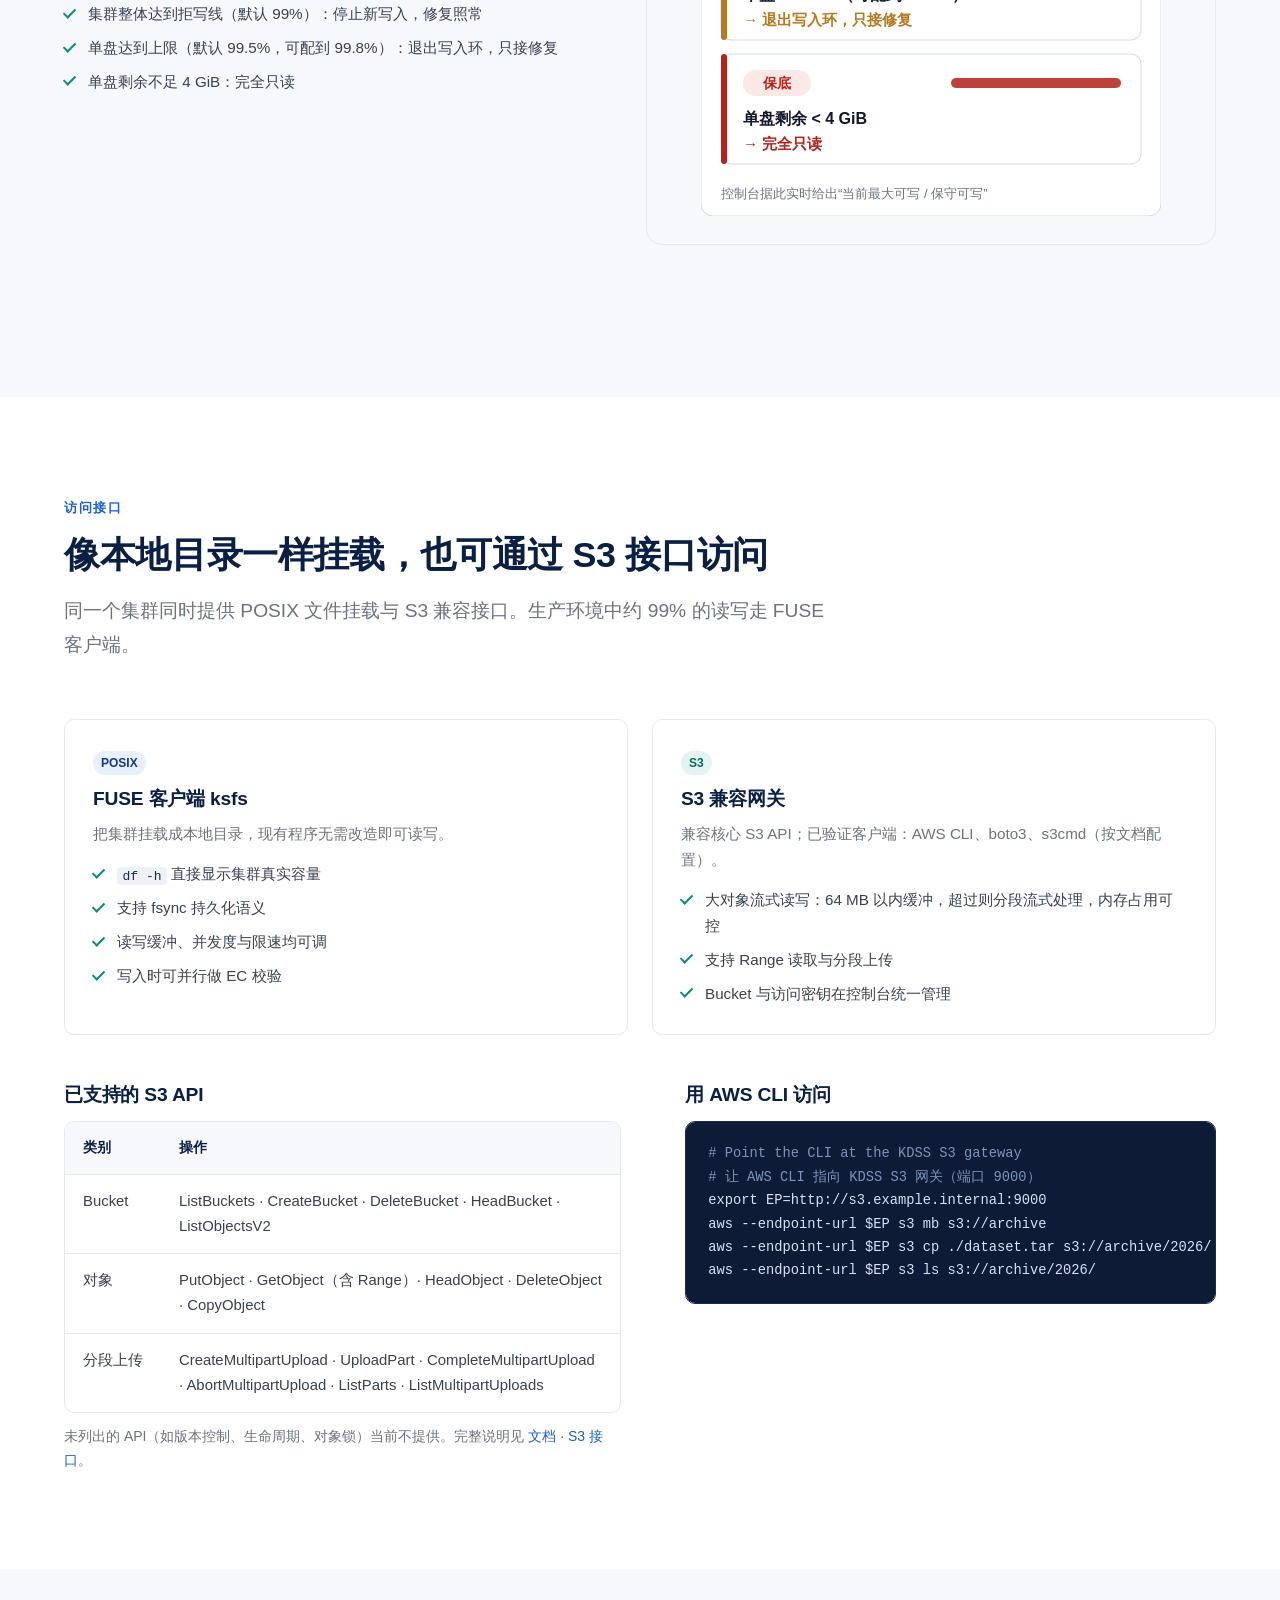
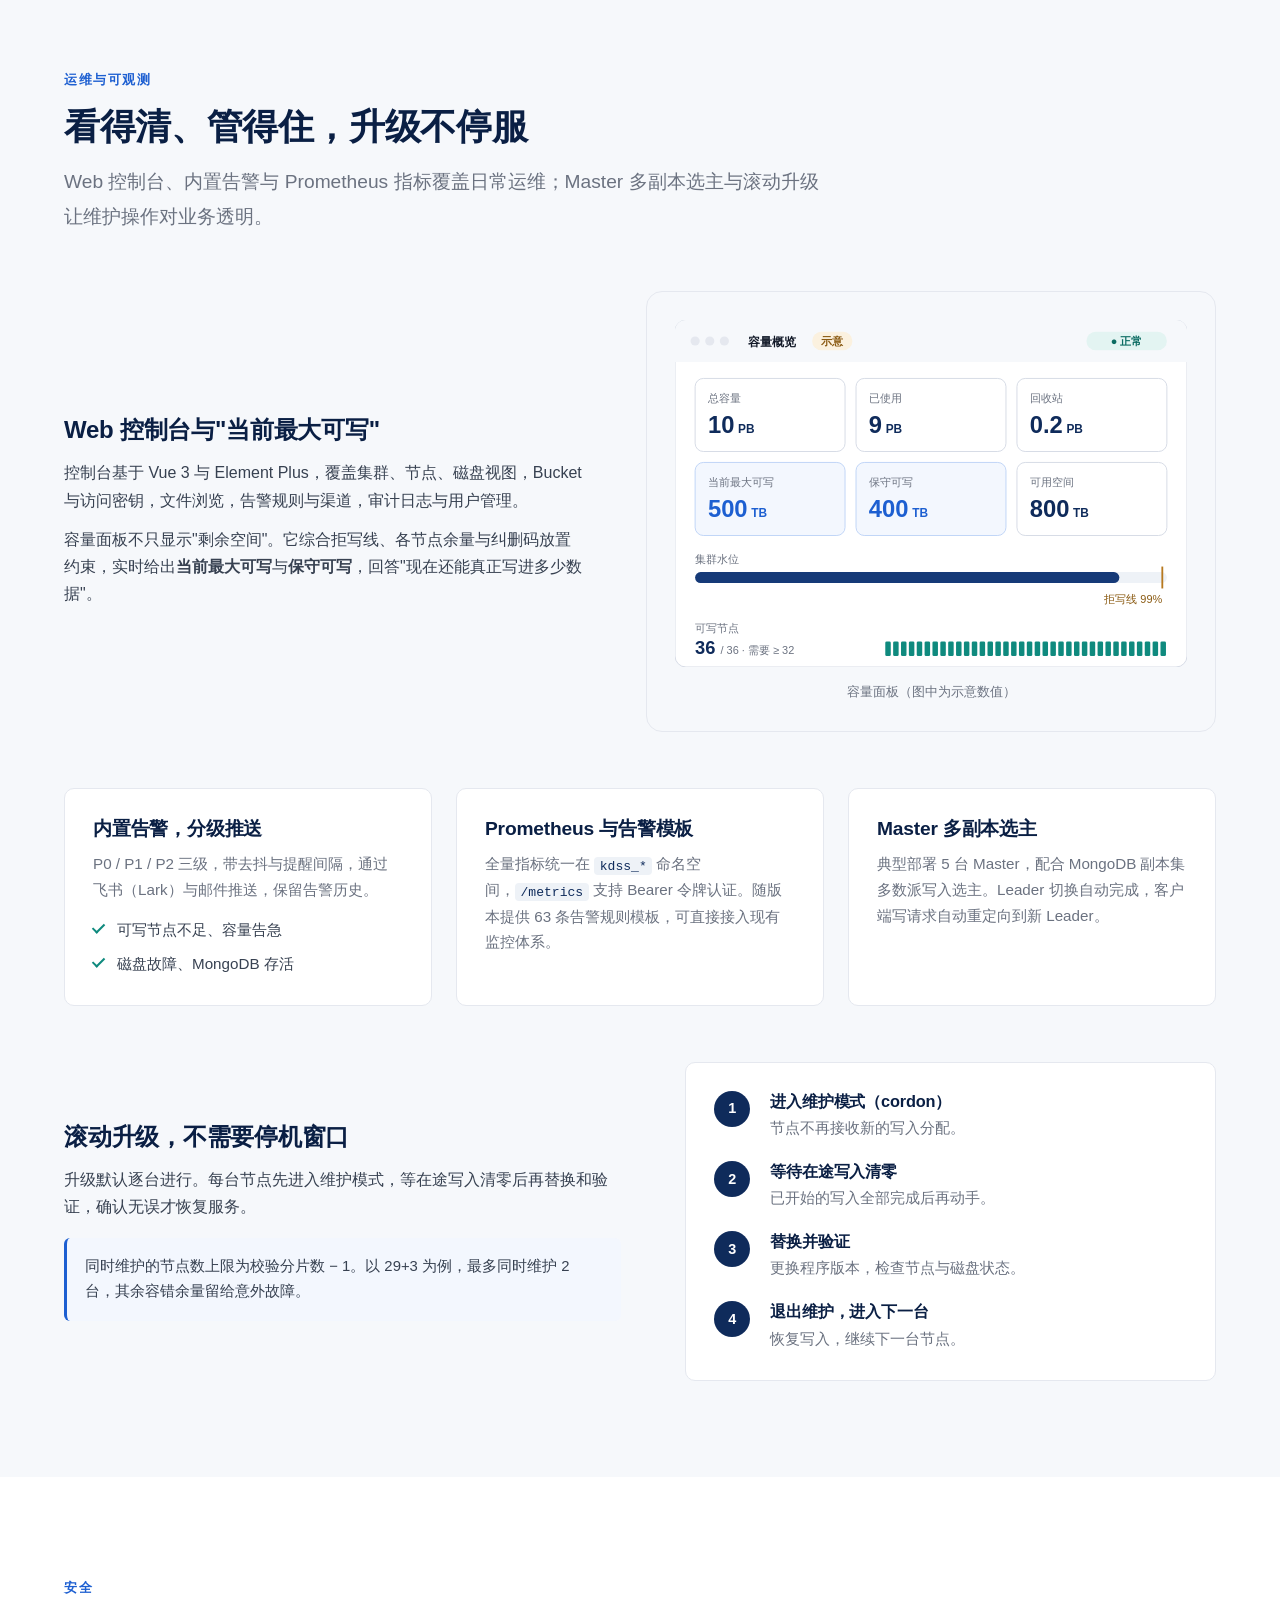
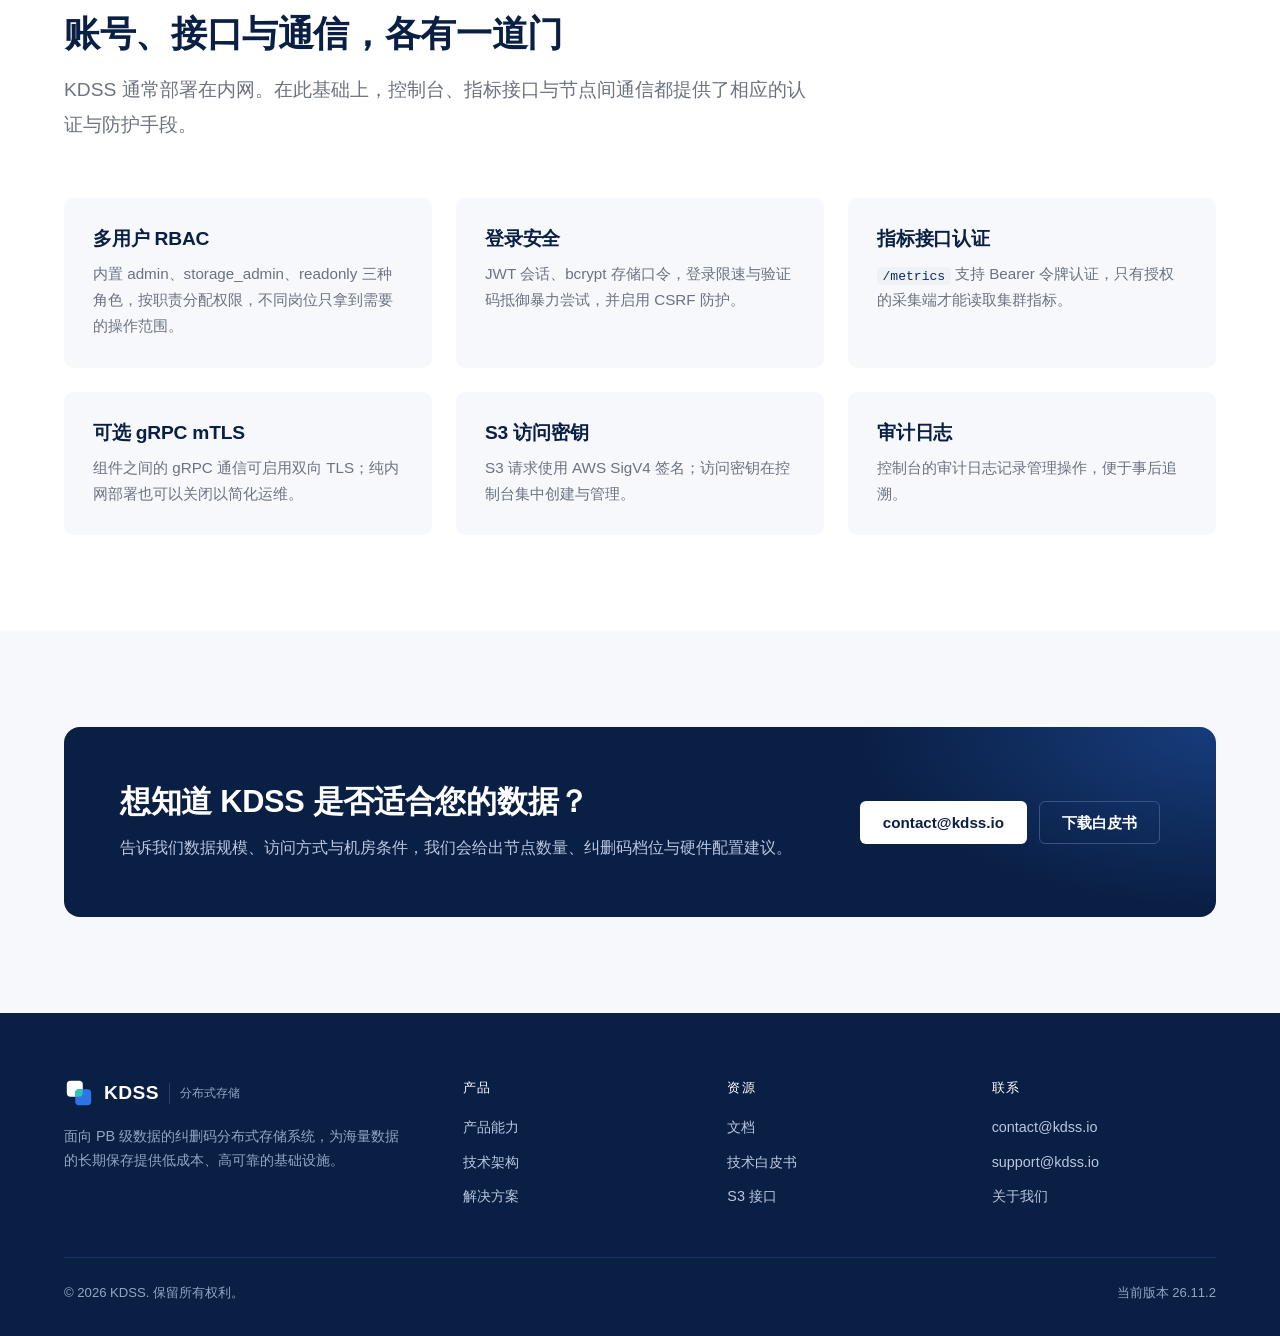
<file: zh/features.html>
<!DOCTYPE html>
<html lang="zh-CN" class="no-js">
<head>
<meta charset="utf-8">
<meta name="viewport" content="width=device-width, initial-scale=1">
<title>产品能力 — KDSS 分布式存储</title>
<meta name="description" content="KDSS 产品能力：纠删码与自愈、裸盘直写引擎、FUSE 与 S3 双接口、可视化运维与内置告警、RBAC 与传输安全。">
<link rel="icon" href="../favicon.ico?v=26.11.2" sizes="32x32">
<link rel="icon" href="../images/favicon.svg?v=26.11.2" type="image/svg+xml">
<link rel="apple-touch-icon" href="../apple-touch-icon.png?v=26.11.2">
<link rel="canonical" href="https://www.kdss.io/zh/features.html">
<link rel="alternate" hreflang="en" href="https://www.kdss.io/features.html">
<link rel="alternate" hreflang="zh-CN" href="https://www.kdss.io/zh/features.html">
<link rel="alternate" hreflang="x-default" href="https://www.kdss.io/features.html">
<meta property="og:type" content="website">
<meta property="og:site_name" content="KDSS">
<meta property="og:locale" content="zh_CN">
<meta property="og:title" content="产品能力 — KDSS 分布式存储">
<meta property="og:description" content="KDSS 产品能力：纠删码与自愈、裸盘直写引擎、FUSE 与 S3 双接口、可视化运维与内置告警、RBAC 与传输安全。">
<meta property="og:url" content="https://www.kdss.io/zh/features.html">
<meta property="og:image" content="https://www.kdss.io/images/og-zh.png">
<meta property="og:image:width" content="1200">
<meta property="og:image:height" content="630">
<meta name="twitter:card" content="summary_large_image">
<meta name="twitter:title" content="产品能力 — KDSS 分布式存储">
<meta name="twitter:description" content="KDSS 产品能力：纠删码与自愈、裸盘直写引擎、FUSE 与 S3 双接口、可视化运维与内置告警、RBAC 与传输安全。">
<meta name="twitter:image" content="https://www.kdss.io/images/og-zh.png">
<link rel="stylesheet" href="../css/site.css?v=26.11.2">
<link rel="stylesheet" href="../css/pages/features.css?v=26.11.2">
</head>
<body>
<a class="skip-link" href="#main">跳到正文</a>

<header class="site-header">
  <div class="container">
    <a class="brand" href="./"><img src="../images/logo.svg?v=26.11.2" alt="" width="30" height="30">KDSS<small>分布式存储</small></a>
    <nav class="nav" id="site-nav" aria-label="主导航">
      <a href="./">首页</a>
      <a href="features.html" aria-current="page">产品能力</a>
      <a href="solutions.html">解决方案</a>
      <a href="architecture.html">技术架构</a>
      <a href="docs.html">文档</a>
      <a href="about.html">关于我们</a>
      <a class="btn btn-primary nav-contact" href="#contact">联系我们</a>
    </nav>
    <div class="nav-actions">
      <div class="lang"><span>中</span><a href="../features.html" hreflang="en">EN</a></div>
      <a class="btn btn-primary btn-sm" href="#contact">联系我们</a>
    </div>
    <button class="menu-btn" aria-controls="site-nav" aria-label="菜单" aria-expanded="false"><span></span></button>
  </div>
</header>

<main id="main" tabindex="-1">

<section class="page-hero">
  <div class="container">
    <div class="breadcrumb"><a href="./">首页</a> / 产品能力</div>
    <h1>产品能力</h1>
    <p class="lead">KDSS 的每项能力都服务于同一个目标：用尽量少的硬盘，把海量数据长期、完整地保存下来，并且让运维人员看得清、管得住。</p>
    <div class="actions" style="margin-top:28px">
      <a class="btn btn-outline btn-sm" href="#reliability">数据可靠性与自愈</a>
      <a class="btn btn-outline btn-sm" href="#engine">裸盘直写引擎</a>
      <a class="btn btn-outline btn-sm" href="#access">FUSE 与 S3</a>
      <a class="btn btn-outline btn-sm" href="#operations">运维与可观测</a>
      <a class="btn btn-outline btn-sm" href="#security">安全</a>
    </div>
  </div>
</section>

<!-- 数据可靠性与自愈 -->
<section class="section" id="reliability">
  <div class="container">
    <div class="section-head">
      <span class="eyebrow">数据可靠性与自愈</span>
      <h2>多盘同时故障数据保持完整，坏盘自动发现、自动修复</h2>
      <p class="lead">Reed-Solomon 纠删码提供冗余，放置约束保证冗余真实有效，四层健康监测与存储侧重建让集群在故障后自行回到完整状态。</p>
    </div>

    <div class="feature-row">
      <div>
        <h3>纠删码：按规模自动选档</h3>
        <p>每个 256 MB 数据块编码为一条条带，数据分片加校验分片分散写到不同节点。集群按节点数自动选择保守安全的档位；规模足够时也可手动指定更高密度的档位。</p>
        <ul class="ticks">
          <li>29+3：任意 3 个分片（盘或节点）同时丢失，数据仍可读、可重建</li>
          <li>得盘率 90.6%，同等容错下远高于三副本的 33.3%</li>
          <li>条带粒度大，按条带记录数据位置（另有目录与文件元数据），元数据规模小</li>
          <li>编解码基于 klauspost/reedsolomon，SIMD 加速</li>
        </ul>
      </div>
      <figure class="figure reveal">
        <img loading="lazy" src="../images/ec-efficiency-zh.svg" alt="各纠删码档位得盘率对比：三副本 33.3%，5+2 71.4%，9+2 81.8%，18+3 85.7%，22+3 88.0%，29+3 90.6%，31+3 91.2%" width="560" height="480">
      </figure>
    </div>

    <div class="table-wrap reveal" style="margin-top:8px">
      <table class="table">
        <thead><tr><th>档位</th><th>选型方式</th><th class="num">得盘率</th><th class="num">容错</th><th class="num">最少节点</th></tr></thead>
        <tbody>
          <tr><td>EC 5+2</td><td><span class="tag">自动</span></td><td class="num">71.4%</td><td class="num">2</td><td class="num">8</td></tr>
          <tr><td>EC 9+2</td><td><span class="tag">自动</span></td><td class="num">81.8%</td><td class="num">2</td><td class="num">12</td></tr>
          <tr><td>EC 18+3</td><td><span class="tag">自动</span></td><td class="num">85.7%</td><td class="num">3</td><td class="num">22</td></tr>
          <tr><td>EC 22+3</td><td><span class="tag teal">手动</span></td><td class="num">88.0%</td><td class="num">3</td><td class="num">26</td></tr>
          <tr class="highlight"><td><strong>EC 29+3</strong></td><td><span class="tag">自动</span></td><td class="num"><strong>90.6%</strong></td><td class="num"><strong>3</strong></td><td class="num"><strong>33</strong></td></tr>
        </tbody>
      </table>
    </div>
    <p class="small muted" style="margin-top:12px">手动高密度档位另有 19+3、21+3、31+3（得盘率 91.2%）；31+2 只有 2 个校验分片，容错下降，需谨慎使用。</p>

    <div class="grid grid-3" style="margin-top:56px">
      <article class="card reveal">
        <h3>放置约束与放置审计</h3>
        <p>同一条带的分片绝不落在同一节点。写入、修复、均衡三条路径都强制校验，后台全量放置审计持续巡检，冗余不会被悄悄"做薄"。</p>
      </article>
      <article class="card reveal">
        <h3>读路径身份校验</h3>
        <p>每次读取都核对条带 ID 与分片序号，即使发生错误路由，也不会把别的数据当成本条带的分片返回。</p>
      </article>
      <article class="card reveal">
        <h3>后台 CRC 巡检</h3>
        <p>定期通读分片并校验 CRC，主动发现静默损坏。巡检可限速（默认每节点 20 MB/s）、周期可调，不与业务争抢磁盘。</p>
      </article>
    </div>

    <div class="feature-row reverse" style="margin-top:56px">
      <div>
        <h3>磁盘四层健康监测与自动隔离</h3>
        <p>坏盘往往不是"突然坏掉"，而是先变慢、报错、卡住。KDSS 从四个层面同时观察每块盘，越早发现，越少影响业务。</p>
        <ul class="ticks">
          <li>SMART 周期采集，跟踪劣化趋势</li>
          <li>内核日志快速扫描，去抖后确认，避免误判</li>
          <li>读写卡死看门狗：读 120 s、写 300 s 无响应即判定</li>
          <li>I/O 错误滑动窗口：超过阈值自动隔离，临时故障恢复后自动回归</li>
        </ul>
      </div>
      <figure class="figure reveal">
        <img loading="lazy" src="../images/disk-health-zh.svg" alt="磁盘健康四层监测，经自动隔离、存储侧重建、换盘后原位修复，恢复完整冗余" width="560" height="450">
      </figure>
    </div>

    <div class="grid grid-2">
      <div class="card card-flat reveal">
        <h3>存储侧重建，最劣先修</h3>
        <p>修复由存储节点在本地完成：拉取存活分片、本地解码、直接落盘，减少中转流量。任务按缺失分片数排序，最危险的条带最先修；数十万条带可在分钟级批量入队，由多台 Master 分布式领取。</p>
      </div>
      <div class="card card-flat reveal">
        <h3>原位修复</h3>
        <p>换上新盘后，把原来属于这块盘的数据写回新盘的原位置，数据布局与换盘前保持一致。</p>
      </div>
      <div class="card card-flat reveal">
        <h3>回收站与两阶段 GC</h3>
        <p>删除先进回收站，误删可以恢复；GC 分两阶段执行，保留窗口可配置。另提供孤儿分片的只读对账工具，便于核实空间去向。</p>
      </div>
      <div class="card card-flat reveal">
        <h3>跨节点与盘间均衡</h3>
        <p>显式触发的跨节点均衡按偏离均值的阈值挑选源节点、把分片迁往最空的合规目标，迁移前双重查重并做版本校验；节点内也可在盘间均衡。</p>
      </div>
    </div>
  </div>
</section>

<!-- 裸盘直写引擎 -->
<section class="section section-alt" id="engine">
  <div class="container">
    <div class="section-head">
      <span class="eyebrow">裸盘直写引擎</span>
      <h2>绕过本地文件系统，直接管理块设备</h2>
      <p class="lead">存储节点把每块 HDD 当作一条顺序追加的日志来写。没有文件系统这一层，写入路径更短，磁头寻道更少，故障时也更容易恢复。</p>
    </div>

    <div class="grid grid-3">
      <article class="card reveal">
        <h3>顺序追加，延长 HDD 寿命</h3>
        <p>所有写入顺序追加、4 KB 对齐。减少寻道，吞吐稳定，有利于延长硬盘寿命。</p>
      </article>
      <article class="card reveal">
        <h3>双超级块与盘身份</h3>
        <p>主、备两份超级块各带 CRC。每块盘记录自己所属的节点 ID、盘 ID 与 UUID：换槽位、换盘符后启动自动识别纠正，接错盘则拒绝启动。</p>
      </article>
      <article class="card reveal">
        <h3>全程 CRC 校验</h3>
        <p>本地索引使用 BadgerDB。每次读取都做 CRC32 校验，流式读取同样逐段校验，损坏的数据不会被当作正常数据返回。</p>
      </article>
    </div>

    <div class="feature-row" style="margin-top:56px">
      <div>
        <h3>崩溃恢复与可选的落盘策略</h3>
        <p>干净关机后秒级启动。异常断电时，引擎从写入前沿向前扫描补齐索引；整理过程被中断时，可整盘重建索引。所有磁盘并行打开，节点重启不必逐盘等待。</p>
        <p style="margin-top:12px">落盘策略按硬件条件三档可选，默认最稳妥。</p>
      </div>
      <div class="table-wrap reveal">
        <table class="table">
          <thead><tr><th>fsync 策略</th><th>行为</th><th>适用场景</th></tr></thead>
          <tbody>
            <tr class="highlight"><td><code>immediate</code> <span class="tag">默认</span></td><td>每次写入立即落盘</td><td>通用，最稳妥</td></tr>
            <tr><td><code>batch</code></td><td>组提交，合并多次写入一起落盘</td><td>希望减少落盘次数的写入密集场景</td></tr>
            <tr><td><code>deferred</code></td><td>后台每 5 秒落盘；断电可能丢失最近约 5 秒的写入</td><td>有掉电保护（如带 BBU 的阵列卡）且可接受该窗口的场景</td></tr>
          </tbody>
        </table>
      </div>
    </div>

    <div class="feature-row reverse">
      <div>
        <h3>空洞按尺寸复用，碎片安全整理</h3>
        <p>删除是软删除：数据先进入回收站，经过可配置的冻结期后才释放为空洞。之后，尺寸完全相同的新分片可以直接写进空洞，精确匹配，不产生碎片。</p>
        <ul class="ticks">
          <li>碎片整理把尾部数据搬入空洞，再截断回收尾部空间</li>
          <li>搬移后逐片回读校验，全程崩溃安全</li>
          <li>整理过程中集群元数据零改动</li>
        </ul>
      </div>
      <figure class="figure reveal">
        <img loading="lazy" src="../images/hole-reuse-zh.svg" alt="删除后形成空洞，同尺寸新分片复用空洞，碎片整理把尾部数据搬入空洞后截断" width="580" height="420">
      </figure>
    </div>

    <div class="feature-row">
      <div>
        <h3>三级容量保护</h3>
        <p>磁盘写满是存储系统最常见的事故之一。KDSS 设置三道逐级收紧的防线：先停新写入、保留修复能力，再让单盘退出写入环，最后在极限处转为只读，任何一级都不会让修复无处可写。</p>
        <ul class="ticks">
          <li>集群整体达到拒写线（默认 99%）：停止新写入，修复照常</li>
          <li>单盘达到上限（默认 99.5%，可配到 99.8%）：退出写入环，只接修复</li>
          <li>单盘剩余不足 4 GiB：完全只读</li>
        </ul>
      </div>
      <figure class="figure reveal">
        <img loading="lazy" src="../images/capacity-guard-zh.svg" alt="三级容量保护：集群 99% 停止新写入；单盘 99.5% 退出写入环；单盘剩余小于 4 GiB 只读" width="460" height="470">
      </figure>
    </div>
  </div>
</section>

<!-- FUSE 与 S3 -->
<section class="section" id="access">
  <div class="container">
    <div class="section-head">
      <span class="eyebrow">访问接口</span>
      <h2>像本地目录一样挂载，也可通过 S3 接口访问</h2>
      <p class="lead">同一个集群同时提供 POSIX 文件挂载与 S3 兼容接口。生产环境中约 99% 的读写走 FUSE 客户端。</p>
    </div>

    <div class="grid grid-2">
      <article class="card reveal">
        <span class="tag">POSIX</span>
        <h3 style="margin-top:12px">FUSE 客户端 ksfs</h3>
        <p>把集群挂载成本地目录，现有程序无需改造即可读写。</p>
        <ul class="ticks">
          <li><code>df -h</code> 直接显示集群真实容量</li>
          <li>支持 fsync 持久化语义</li>
          <li>读写缓冲、并发度与限速均可调</li>
          <li>写入时可并行做 EC 校验</li>
        </ul>
      </article>
      <article class="card reveal">
        <span class="tag teal">S3</span>
        <h3 style="margin-top:12px">S3 兼容网关</h3>
        <p>兼容核心 S3 API；已验证客户端：AWS CLI、boto3、s3cmd（按文档配置）。</p>
        <ul class="ticks">
          <li>大对象流式读写：64 MB 以内缓冲，超过则分段流式处理，内存占用可控</li>
          <li>支持 Range 读取与分段上传</li>
          <li>Bucket 与访问密钥在控制台统一管理</li>
        </ul>
      </article>
    </div>

    <div class="split" style="margin-top:48px;align-items:start">
      <div>
        <h3 style="margin-bottom:14px">已支持的 S3 API</h3>
        <div class="table-wrap reveal">
          <table class="table api-table">
            <thead><tr><th>类别</th><th>操作</th></tr></thead>
            <tbody>
              <tr><td>Bucket</td><td>ListBuckets · CreateBucket · DeleteBucket · HeadBucket · ListObjectsV2</td></tr>
              <tr><td>对象</td><td>PutObject · GetObject（含 Range）· HeadObject · DeleteObject · CopyObject</td></tr>
              <tr><td>分段上传</td><td>CreateMultipartUpload · UploadPart · CompleteMultipartUpload · AbortMultipartUpload · ListParts · ListMultipartUploads</td></tr>
            </tbody>
          </table>
        </div>
        <p class="small muted" style="margin-top:12px">未列出的 API（如版本控制、生命周期、对象锁）当前不提供。完整说明见 <a href="docs.html#s3">文档 · S3 接口</a>。</p>
      </div>
      <div>
        <h3 style="margin-bottom:14px">用 AWS CLI 访问</h3>
        <pre><span class="c"># Point the CLI at the KDSS S3 gateway</span>
<span class="c"># 让 AWS CLI 指向 KDSS S3 网关（端口 9000）</span>
export EP=http://s3.example.internal:9000
aws --endpoint-url $EP s3 mb s3://archive
aws --endpoint-url $EP s3 cp ./dataset.tar s3://archive/2026/
aws --endpoint-url $EP s3 ls s3://archive/2026/</pre>
      </div>
    </div>
  </div>
</section>

<!-- 运维与可观测 -->
<section class="section section-alt" id="operations">
  <div class="container">
    <div class="section-head">
      <span class="eyebrow">运维与可观测</span>
      <h2>看得清、管得住，升级不停服</h2>
      <p class="lead">Web 控制台、内置告警与 Prometheus 指标覆盖日常运维；Master 多副本选主与滚动升级让维护操作对业务透明。</p>
    </div>

    <div class="feature-row">
      <div>
        <h3>Web 控制台与"当前最大可写"</h3>
        <p>控制台基于 Vue 3 与 Element Plus，覆盖集群、节点、磁盘视图，Bucket 与访问密钥，文件浏览，告警规则与渠道，审计日志与用户管理。</p>
        <p style="margin-top:12px">容量面板不只显示"剩余空间"。它综合拒写线、各节点余量与纠删码放置约束，实时给出<strong>当前最大可写</strong>与<strong>保守可写</strong>，回答"现在还能真正写进多少数据"。</p>
      </div>
      <figure class="figure reveal">
        <img loading="lazy" src="../images/console-capacity-zh.svg" alt="控制台容量面板示意：总容量、已使用、回收站、当前最大可写、保守可写" width="560" height="380">
        <figcaption>容量面板（图中为示意数值）</figcaption>
      </figure>
    </div>

    <div class="grid grid-3">
      <article class="card reveal">
        <h3>内置告警，分级推送</h3>
        <p>P0 / P1 / P2 三级，带去抖与提醒间隔，通过飞书（Lark）与邮件推送，保留告警历史。</p>
        <ul class="ticks">
          <li>可写节点不足、容量告急</li>
          <li>磁盘故障、MongoDB 存活</li>
        </ul>
      </article>
      <article class="card reveal">
        <h3>Prometheus 与告警模板</h3>
        <p>全量指标统一在 <code>kdss_*</code> 命名空间，<code>/metrics</code> 支持 Bearer 令牌认证。随版本提供 63 条告警规则模板，可直接接入现有监控体系。</p>
      </article>
      <article class="card reveal">
        <h3>Master 多副本选主</h3>
        <p>典型部署 5 台 Master，配合 MongoDB 副本集多数派写入选主。Leader 切换自动完成，客户端写请求自动重定向到新 Leader。</p>
      </article>
    </div>

    <div class="split" style="margin-top:56px">
      <div>
        <h3 style="font-size:1.5rem;margin-bottom:14px">滚动升级，不需要停机窗口</h3>
        <p>升级默认逐台进行。每台节点先进入维护模式，等在途写入清零后再替换和验证，确认无误才恢复服务。</p>
        <div class="callout">同时维护的节点数上限为校验分片数 − 1。以 29+3 为例，最多同时维护 2 台，其余容错余量留给意外故障。</div>
      </div>
      <div class="card reveal">
        <div class="steps">
          <div class="step"><h4>进入维护模式（cordon）</h4><p>节点不再接收新的写入分配。</p></div>
          <div class="step"><h4>等待在途写入清零</h4><p>已开始的写入全部完成后再动手。</p></div>
          <div class="step"><h4>替换并验证</h4><p>更换程序版本，检查节点与磁盘状态。</p></div>
          <div class="step"><h4>退出维护，进入下一台</h4><p>恢复写入，继续下一台节点。</p></div>
        </div>
      </div>
    </div>
  </div>
</section>

<!-- 安全 -->
<section class="section" id="security">
  <div class="container">
    <div class="section-head">
      <span class="eyebrow">安全</span>
      <h2>账号、接口与通信，各有一道门</h2>
      <p class="lead">KDSS 通常部署在内网。在此基础上，控制台、指标接口与节点间通信都提供了相应的认证与防护手段。</p>
    </div>
    <div class="grid grid-3">
      <article class="card card-flat reveal">
        <h3>多用户 RBAC</h3>
        <p>内置 admin、storage_admin、readonly 三种角色，按职责分配权限，不同岗位只拿到需要的操作范围。</p>
      </article>
      <article class="card card-flat reveal">
        <h3>登录安全</h3>
        <p>JWT 会话、bcrypt 存储口令，登录限速与验证码抵御暴力尝试，并启用 CSRF 防护。</p>
      </article>
      <article class="card card-flat reveal">
        <h3>指标接口认证</h3>
        <p><code>/metrics</code> 支持 Bearer 令牌认证，只有授权的采集端才能读取集群指标。</p>
      </article>
      <article class="card card-flat reveal">
        <h3>可选 gRPC mTLS</h3>
        <p>组件之间的 gRPC 通信可启用双向 TLS；纯内网部署也可以关闭以简化运维。</p>
      </article>
      <article class="card card-flat reveal">
        <h3>S3 访问密钥</h3>
        <p>S3 请求使用 AWS SigV4 签名；访问密钥在控制台集中创建与管理。</p>
      </article>
      <article class="card card-flat reveal">
        <h3>审计日志</h3>
        <p>控制台的审计日志记录管理操作，便于事后追溯。</p>
      </article>
    </div>
  </div>
</section>

<!-- 联系 -->
<section class="section section-alt" id="contact">
  <div class="container">
    <div class="cta reveal">
      <div>
        <h2>想知道 KDSS 是否适合您的数据？</h2>
        <p>告诉我们数据规模、访问方式与机房条件，我们会给出节点数量、纠删码档位与硬件配置建议。</p>
      </div>
      <div class="actions">
        <a class="btn btn-light" href="mailto:contact@kdss.io">contact@kdss.io</a>
        <a class="btn btn-outline" style="background:transparent;color:#fff;border-color:#3a5288" href="../downloads/kdss-whitepaper-zh.pdf">下载白皮书</a>
      </div>
    </div>
  </div>
</section>

</main>

<footer class="site-footer">
  <div class="container">
    <div class="cols">
      <div>
        <a class="brand" href="./"><img src="../images/logo-light.svg?v=26.11.2" alt="" width="30" height="30">KDSS<small>分布式存储</small></a>
        <p>面向 PB 级数据的纠删码分布式存储系统，为海量数据的长期保存提供低成本、高可靠的基础设施。</p>
      </div>
      <div><p class="footer-title">产品</p><ul><li><a href="features.html">产品能力</a></li><li><a href="architecture.html">技术架构</a></li><li><a href="solutions.html">解决方案</a></li></ul></div>
      <div><p class="footer-title">资源</p><ul><li><a href="docs.html">文档</a></li><li><a href="../downloads/kdss-whitepaper-zh.pdf">技术白皮书</a></li><li><a href="docs.html#s3">S3 接口</a></li></ul></div>
      <div><p class="footer-title">联系</p><ul><li><a href="mailto:contact@kdss.io">contact@kdss.io</a></li><li><a href="mailto:support@kdss.io">support@kdss.io</a></li><li><a href="about.html">关于我们</a></li></ul></div>
    </div>
    <div class="legal"><span>© 2026 KDSS. 保留所有权利。</span><span>当前版本 26.11.2</span></div>
  </div>
</footer>

<script src="../js/site.js?v=26.11.2"></script>
</body>
</html>
</file>
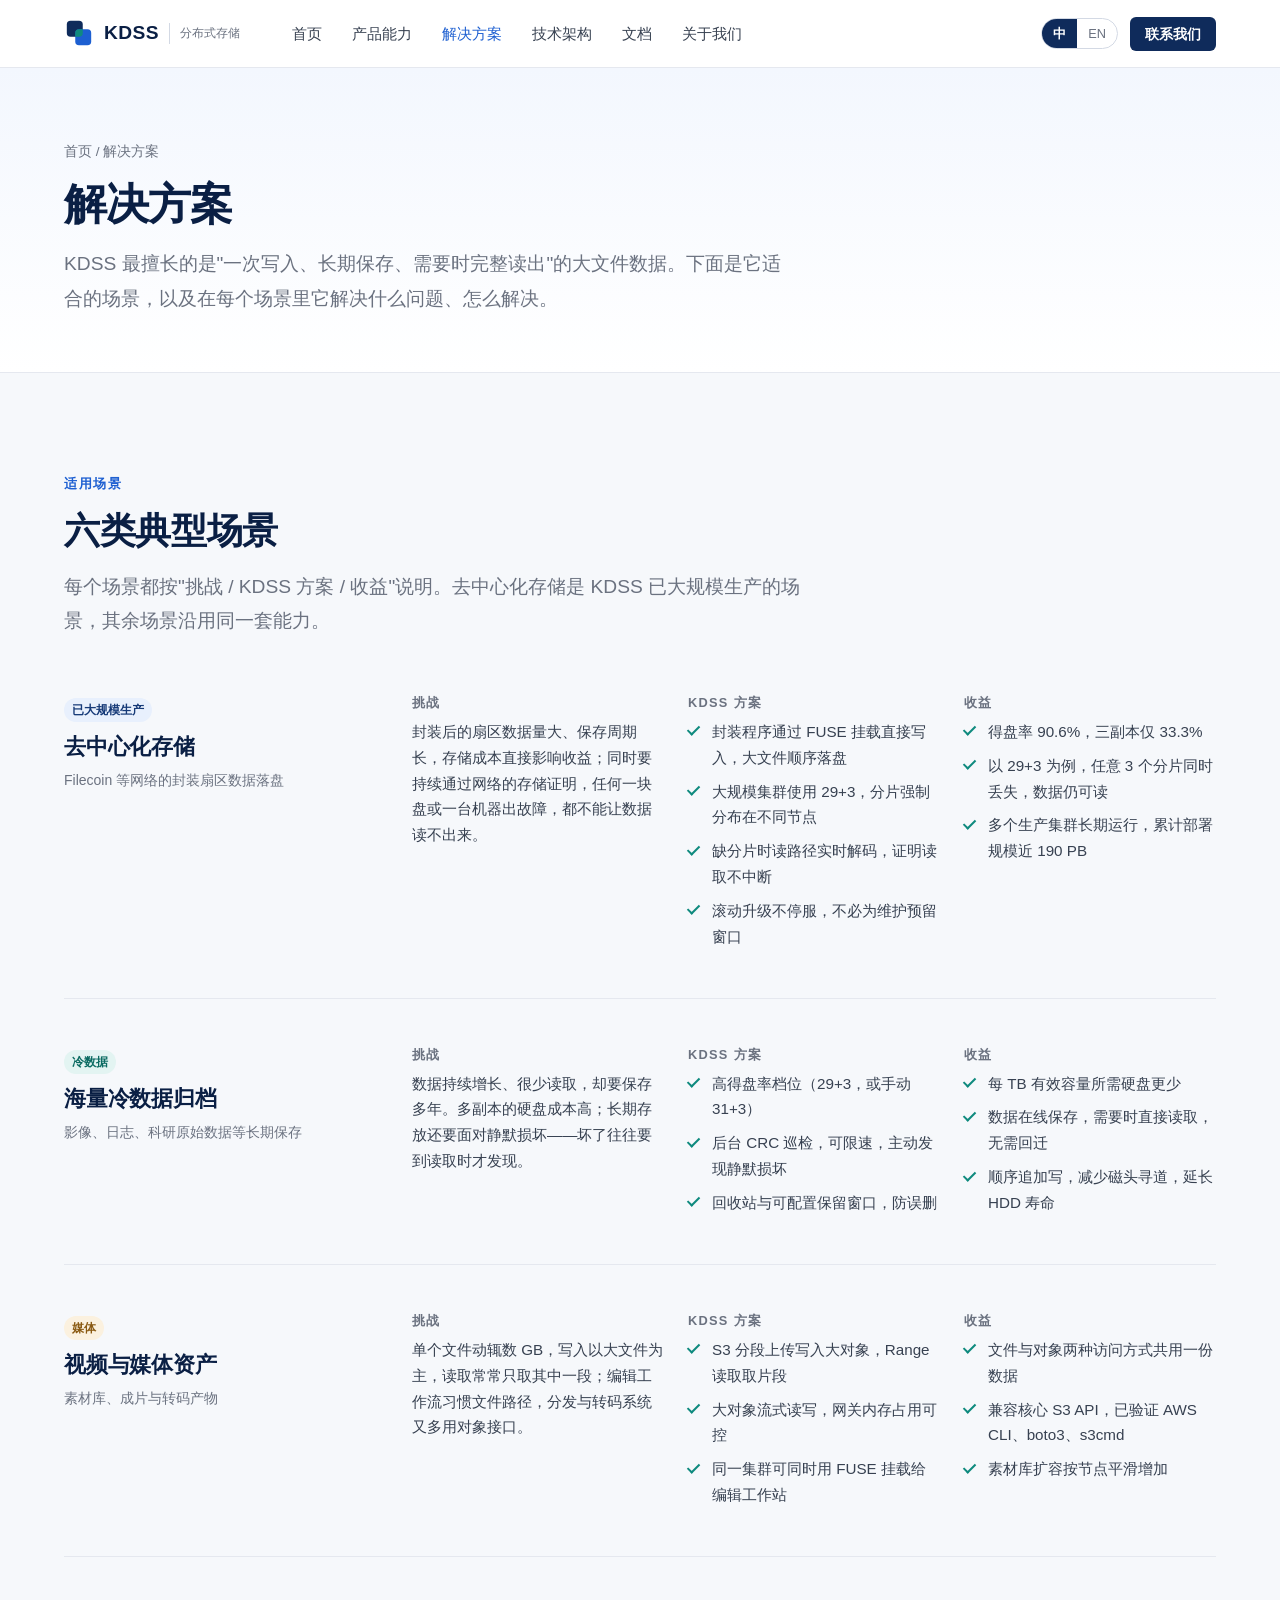
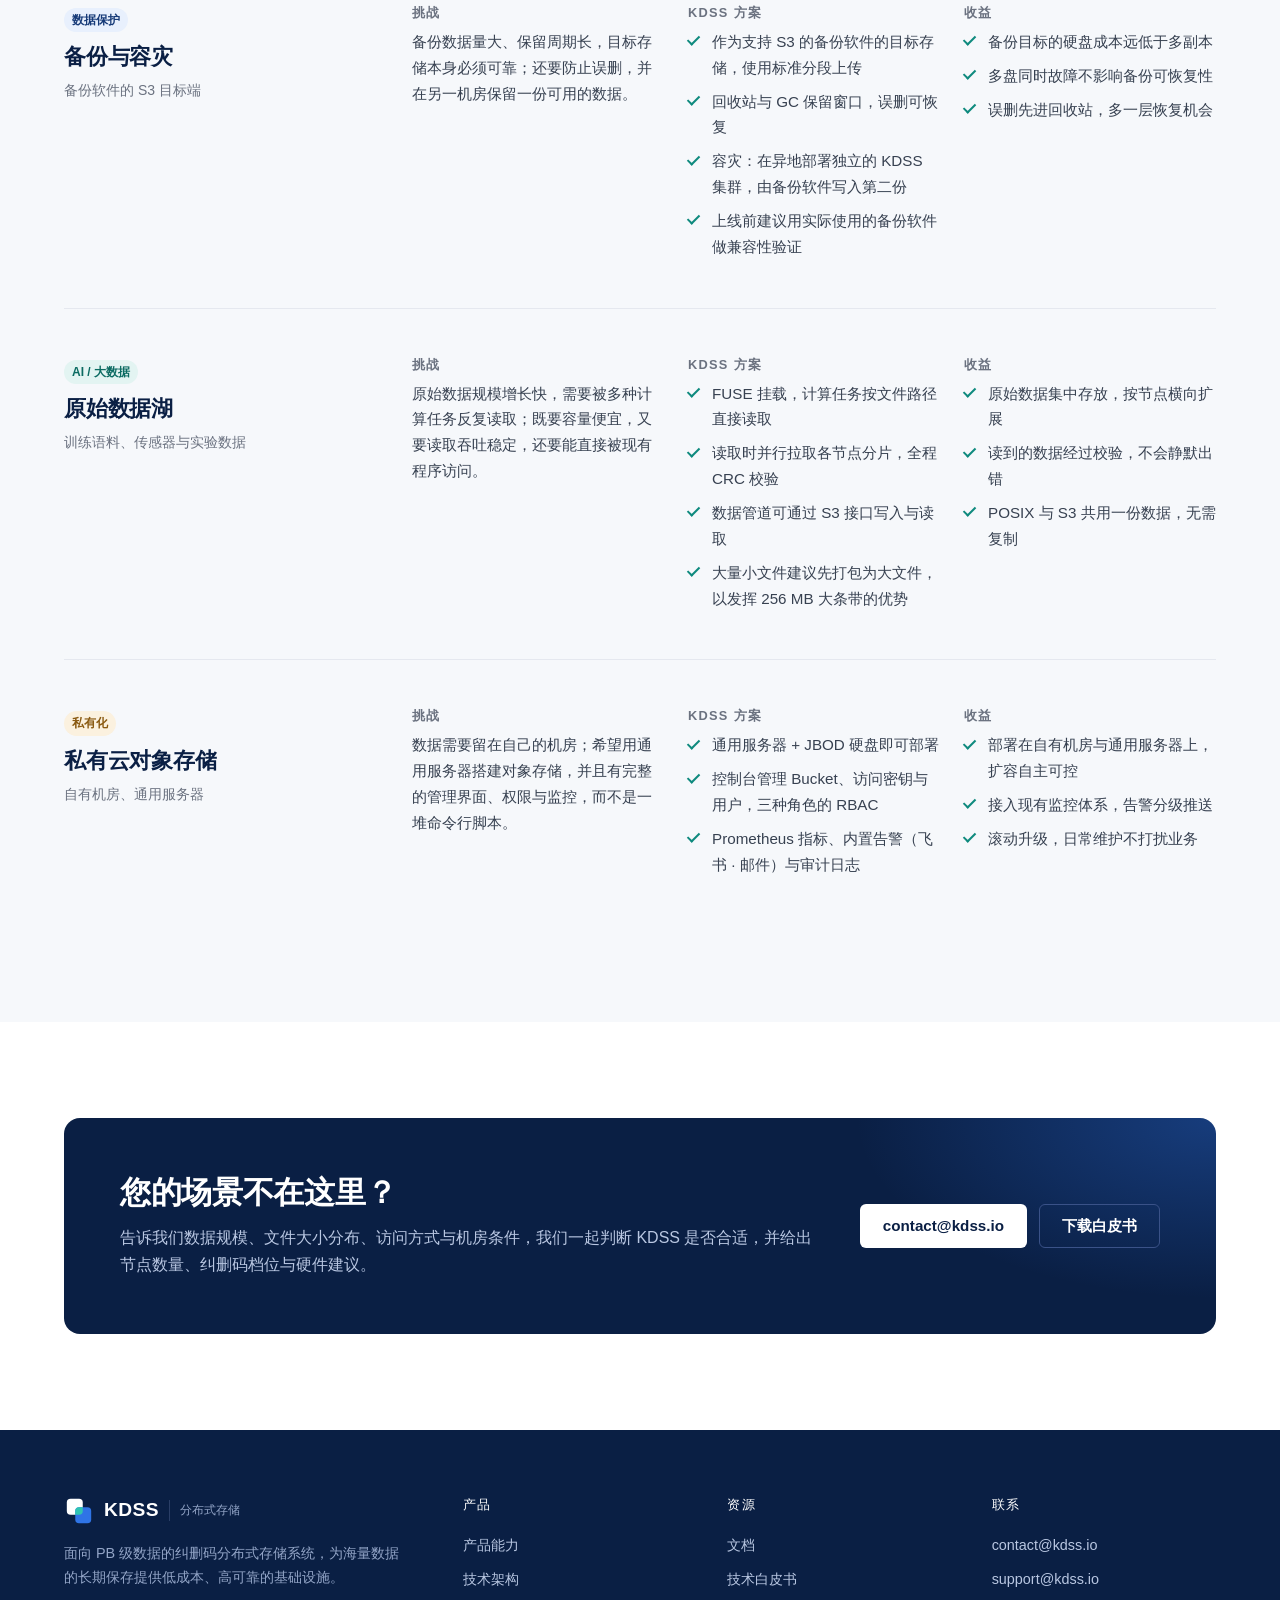
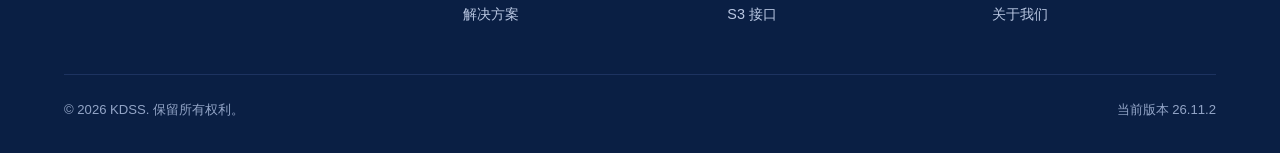
<file: zh/solutions.html>
<!DOCTYPE html>
<html lang="zh-CN" class="no-js">
<head>
<meta charset="utf-8">
<meta name="viewport" content="width=device-width, initial-scale=1">
<title>解决方案 — KDSS 分布式存储</title>
<meta name="description" content="KDSS 解决方案：去中心化存储扇区落盘、海量冷数据归档、视频与媒体资产、备份与容灾、AI / 大数据原始数据湖、私有云对象存储。">
<link rel="icon" href="../favicon.ico?v=26.11.2" sizes="32x32">
<link rel="icon" href="../images/favicon.svg?v=26.11.2" type="image/svg+xml">
<link rel="apple-touch-icon" href="../apple-touch-icon.png?v=26.11.2">
<link rel="canonical" href="https://www.kdss.io/zh/solutions.html">
<link rel="alternate" hreflang="en" href="https://www.kdss.io/solutions.html">
<link rel="alternate" hreflang="zh-CN" href="https://www.kdss.io/zh/solutions.html">
<link rel="alternate" hreflang="x-default" href="https://www.kdss.io/solutions.html">
<meta property="og:type" content="website">
<meta property="og:site_name" content="KDSS">
<meta property="og:locale" content="zh_CN">
<meta property="og:title" content="解决方案 — KDSS 分布式存储">
<meta property="og:description" content="KDSS 解决方案：去中心化存储扇区落盘、海量冷数据归档、视频与媒体资产、备份与容灾、AI / 大数据原始数据湖、私有云对象存储。">
<meta property="og:url" content="https://www.kdss.io/zh/solutions.html">
<meta property="og:image" content="https://www.kdss.io/images/og-zh.png">
<meta property="og:image:width" content="1200">
<meta property="og:image:height" content="630">
<meta name="twitter:card" content="summary_large_image">
<meta name="twitter:title" content="解决方案 — KDSS 分布式存储">
<meta name="twitter:description" content="KDSS 解决方案：去中心化存储扇区落盘、海量冷数据归档、视频与媒体资产、备份与容灾、AI / 大数据原始数据湖、私有云对象存储。">
<meta name="twitter:image" content="https://www.kdss.io/images/og-zh.png">
<link rel="stylesheet" href="../css/site.css?v=26.11.2">
<link rel="stylesheet" href="../css/pages/solutions.css?v=26.11.2">
</head>
<body>
<a class="skip-link" href="#main">跳到正文</a>

<header class="site-header">
  <div class="container">
    <a class="brand" href="./"><img src="../images/logo.svg?v=26.11.2" alt="" width="30" height="30">KDSS<small>分布式存储</small></a>
    <nav class="nav" id="site-nav" aria-label="主导航">
      <a href="./">首页</a>
      <a href="features.html">产品能力</a>
      <a href="solutions.html" aria-current="page">解决方案</a>
      <a href="architecture.html">技术架构</a>
      <a href="docs.html">文档</a>
      <a href="about.html">关于我们</a>
      <a class="btn btn-primary nav-contact" href="#contact">联系我们</a>
    </nav>
    <div class="nav-actions">
      <div class="lang"><span>中</span><a href="../solutions.html" hreflang="en">EN</a></div>
      <a class="btn btn-primary btn-sm" href="#contact">联系我们</a>
    </div>
    <button class="menu-btn" aria-controls="site-nav" aria-label="菜单" aria-expanded="false"><span></span></button>
  </div>
</header>

<main id="main" tabindex="-1">

<section class="page-hero">
  <div class="container">
    <div class="breadcrumb"><a href="./">首页</a> / 解决方案</div>
    <h1>解决方案</h1>
    <p class="lead">KDSS 最擅长的是"一次写入、长期保存、需要时完整读出"的大文件数据。下面是它适合的场景，以及在每个场景里它解决什么问题、怎么解决。</p>
  </div>
</section>

<!-- 场景 -->
<section class="section section-alt" id="cases">
  <div class="container">
    <div class="section-head">
      <span class="eyebrow">适用场景</span>
      <h2>六类典型场景</h2>
      <p class="lead">每个场景都按"挑战 / KDSS 方案 / 收益"说明。去中心化存储是 KDSS 已大规模生产的场景，其余场景沿用同一套能力。</p>
    </div>

    <div class="cases">
      <article class="case" id="dsn">
        <div class="case-label"><span id="blockchain" class="anchor-alias" aria-hidden="true"></span>
          <span class="tag">已大规模生产</span>
          <h3>去中心化存储</h3>
          <p class="small muted" style="margin-top:8px">Filecoin 等网络的封装扇区数据落盘</p>
        </div>
        <div class="case-body">
          <div>
            <h4>挑战</h4>
            <p>封装后的扇区数据量大、保存周期长，存储成本直接影响收益；同时要持续通过网络的存储证明，任何一块盘或一台机器出故障，都不能让数据读不出来。</p>
          </div>
          <div>
            <h4>KDSS 方案</h4>
            <ul class="ticks">
              <li>封装程序通过 FUSE 挂载直接写入，大文件顺序落盘</li>
              <li>大规模集群使用 29+3，分片强制分布在不同节点</li>
              <li>缺分片时读路径实时解码，证明读取不中断</li>
              <li>滚动升级不停服，不必为维护预留窗口</li>
            </ul>
          </div>
          <div>
            <h4>收益</h4>
            <ul class="ticks">
              <li>得盘率 90.6%，三副本仅 33.3%</li>
              <li>以 29+3 为例，任意 3 个分片同时丢失，数据仍可读</li>
              <li>多个生产集群长期运行，累计部署规模近 190 PB</li>
            </ul>
          </div>
        </div>
      </article>

      <article class="case" id="archive">
        <div class="case-label"><span id="healthcare" class="anchor-alias" aria-hidden="true"></span><span id="research" class="anchor-alias" aria-hidden="true"></span>
          <span class="tag teal">冷数据</span>
          <h3>海量冷数据归档</h3>
          <p class="small muted" style="margin-top:8px">影像、日志、科研原始数据等长期保存</p>
        </div>
        <div class="case-body">
          <div>
            <h4>挑战</h4>
            <p>数据持续增长、很少读取，却要保存多年。多副本的硬盘成本高；长期存放还要面对静默损坏——坏了往往要到读取时才发现。</p>
          </div>
          <div>
            <h4>KDSS 方案</h4>
            <ul class="ticks">
              <li>高得盘率档位（29+3，或手动 31+3）</li>
              <li>后台 CRC 巡检，可限速，主动发现静默损坏</li>
              <li>回收站与可配置保留窗口，防误删</li>
            </ul>
          </div>
          <div>
            <h4>收益</h4>
            <ul class="ticks">
              <li>每 TB 有效容量所需硬盘更少</li>
              <li>数据在线保存，需要时直接读取，无需回迁</li>
              <li>顺序追加写，减少磁头寻道，延长 HDD 寿命</li>
            </ul>
          </div>
        </div>
      </article>

      <article class="case" id="media">
        <div class="case-label"><span id="surveillance" class="anchor-alias" aria-hidden="true"></span>
          <span class="tag amber">媒体</span>
          <h3>视频与媒体资产</h3>
          <p class="small muted" style="margin-top:8px">素材库、成片与转码产物</p>
        </div>
        <div class="case-body">
          <div>
            <h4>挑战</h4>
            <p>单个文件动辄数 GB，写入以大文件为主，读取常常只取其中一段；编辑工作流习惯文件路径，分发与转码系统又多用对象接口。</p>
          </div>
          <div>
            <h4>KDSS 方案</h4>
            <ul class="ticks">
              <li>S3 分段上传写入大对象，Range 读取取片段</li>
              <li>大对象流式读写，网关内存占用可控</li>
              <li>同一集群可同时用 FUSE 挂载给编辑工作站</li>
            </ul>
          </div>
          <div>
            <h4>收益</h4>
            <ul class="ticks">
              <li>文件与对象两种访问方式共用一份数据</li>
              <li>兼容核心 S3 API，已验证 AWS CLI、boto3、s3cmd</li>
              <li>素材库扩容按节点平滑增加</li>
            </ul>
          </div>
        </div>
      </article>

      <article class="case" id="backup">
        <div class="case-label">
          <span class="tag">数据保护</span>
          <h3>备份与容灾</h3>
          <p class="small muted" style="margin-top:8px">备份软件的 S3 目标端</p>
        </div>
        <div class="case-body">
          <div>
            <h4>挑战</h4>
            <p>备份数据量大、保留周期长，目标存储本身必须可靠；还要防止误删，并在另一机房保留一份可用的数据。</p>
          </div>
          <div>
            <h4>KDSS 方案</h4>
            <ul class="ticks">
              <li>作为支持 S3 的备份软件的目标存储，使用标准分段上传</li>
              <li>回收站与 GC 保留窗口，误删可恢复</li>
              <li>容灾：在异地部署独立的 KDSS 集群，由备份软件写入第二份</li>
              <li>上线前建议用实际使用的备份软件做兼容性验证</li>
            </ul>
          </div>
          <div>
            <h4>收益</h4>
            <ul class="ticks">
              <li>备份目标的硬盘成本远低于多副本</li>
              <li>多盘同时故障不影响备份可恢复性</li>
              <li>误删先进回收站，多一层恢复机会</li>
            </ul>
          </div>
        </div>
      </article>

      <article class="case" id="datalake">
        <div class="case-label"><span id="iot" class="anchor-alias" aria-hidden="true"></span>
          <span class="tag teal">AI / 大数据</span>
          <h3>原始数据湖</h3>
          <p class="small muted" style="margin-top:8px">训练语料、传感器与实验数据</p>
        </div>
        <div class="case-body">
          <div>
            <h4>挑战</h4>
            <p>原始数据规模增长快，需要被多种计算任务反复读取；既要容量便宜，又要读取吞吐稳定，还要能直接被现有程序访问。</p>
          </div>
          <div>
            <h4>KDSS 方案</h4>
            <ul class="ticks">
              <li>FUSE 挂载，计算任务按文件路径直接读取</li>
              <li>读取时并行拉取各节点分片，全程 CRC 校验</li>
              <li>数据管道可通过 S3 接口写入与读取</li>
              <li>大量小文件建议先打包为大文件，以发挥 256 MB 大条带的优势</li>
            </ul>
          </div>
          <div>
            <h4>收益</h4>
            <ul class="ticks">
              <li>原始数据集中存放，按节点横向扩展</li>
              <li>读到的数据经过校验，不会静默出错</li>
              <li>POSIX 与 S3 共用一份数据，无需复制</li>
            </ul>
          </div>
        </div>
      </article>

      <article class="case" id="private-cloud">
        <div class="case-label"><span id="finance" class="anchor-alias" aria-hidden="true"></span>
          <span class="tag amber">私有化</span>
          <h3>私有云对象存储</h3>
          <p class="small muted" style="margin-top:8px">自有机房、通用服务器</p>
        </div>
        <div class="case-body">
          <div>
            <h4>挑战</h4>
            <p>数据需要留在自己的机房；希望用通用服务器搭建对象存储，并且有完整的管理界面、权限与监控，而不是一堆命令行脚本。</p>
          </div>
          <div>
            <h4>KDSS 方案</h4>
            <ul class="ticks">
              <li>通用服务器 + JBOD 硬盘即可部署</li>
              <li>控制台管理 Bucket、访问密钥与用户，三种角色的 RBAC</li>
              <li>Prometheus 指标、内置告警（飞书 · 邮件）与审计日志</li>
            </ul>
          </div>
          <div>
            <h4>收益</h4>
            <ul class="ticks">
              <li>部署在自有机房与通用服务器上，扩容自主可控</li>
              <li>接入现有监控体系，告警分级推送</li>
              <li>滚动升级，日常维护不打扰业务</li>
            </ul>
          </div>
        </div>
      </article>
    </div>
  </div>
</section>

<!-- 联系 -->
<section class="section" id="contact">
  <div class="container">
    <div class="cta reveal">
      <div>
        <h2>您的场景不在这里？</h2>
        <p>告诉我们数据规模、文件大小分布、访问方式与机房条件，我们一起判断 KDSS 是否合适，并给出节点数量、纠删码档位与硬件建议。</p>
      </div>
      <div class="actions">
        <a class="btn btn-light" href="mailto:contact@kdss.io">contact@kdss.io</a>
        <a class="btn btn-outline" style="background:transparent;color:#fff;border-color:#3a5288" href="../downloads/kdss-whitepaper-zh.pdf">下载白皮书</a>
      </div>
    </div>
  </div>
</section>

</main>

<footer class="site-footer">
  <div class="container">
    <div class="cols">
      <div>
        <a class="brand" href="./"><img src="../images/logo-light.svg?v=26.11.2" alt="" width="30" height="30">KDSS<small>分布式存储</small></a>
        <p>面向 PB 级数据的纠删码分布式存储系统，为海量数据的长期保存提供低成本、高可靠的基础设施。</p>
      </div>
      <div><p class="footer-title">产品</p><ul><li><a href="features.html">产品能力</a></li><li><a href="architecture.html">技术架构</a></li><li><a href="solutions.html">解决方案</a></li></ul></div>
      <div><p class="footer-title">资源</p><ul><li><a href="docs.html">文档</a></li><li><a href="../downloads/kdss-whitepaper-zh.pdf">技术白皮书</a></li><li><a href="docs.html#s3">S3 接口</a></li></ul></div>
      <div><p class="footer-title">联系</p><ul><li><a href="mailto:contact@kdss.io">contact@kdss.io</a></li><li><a href="mailto:support@kdss.io">support@kdss.io</a></li><li><a href="about.html">关于我们</a></li></ul></div>
    </div>
    <div class="legal"><span>© 2026 KDSS. 保留所有权利。</span><span>当前版本 26.11.2</span></div>
  </div>
</footer>

<script src="../js/site.js?v=26.11.2"></script>
</body>
</html>
</file>
<file: css/site.css>
/* =====================================================================
   KDSS website — design system (2026-11 redesign)
   Light enterprise style: white canvas, deep navy brand colour, generous
   whitespace, quiet grey surfaces. System fonts only (no external fonts).
   KDSS 官网设计规范（2026-11 改版）：浅色企业风，深蓝主色，大量留白，
   浅灰底面；只用系统字体，不加载外部资源。
   ===================================================================== */

/* ---------- Tokens / 设计变量 ---------- */
:root {
  --navy-900: #0a1f44;
  --navy-800: #0f2b5b;
  --navy-700: #163a78;
  --blue-600: #1d5fd1;
  --blue-500: #2f74e6;
  --blue-100: #e8f0fd;
  --blue-50:  #f3f7fe;
  --teal-600: #0f8a7e;
  --amber-600: #b7791f;

  --ink-900: #111827;
  --ink-700: #374151;
  --ink-500: #6b7280;
  --ink-400: #9ca3af;
  --line:    #e5e8ef;
  --line-strong: #d3d9e4;
  --surface: #f6f8fb;
  --surface-2: #eef2f7;
  --white:   #ffffff;

  --font-sans: -apple-system, BlinkMacSystemFont, "Segoe UI", "PingFang SC", "Hiragino Sans GB",
               "Microsoft YaHei", "Noto Sans CJK SC", "Source Han Sans SC", "Helvetica Neue", Arial, sans-serif;
  --font-mono: ui-monospace, SFMono-Regular, Menlo, Consolas, "Liberation Mono", monospace;

  --radius-sm: 6px;
  --radius:    10px;
  --radius-lg: 16px;
  --shadow-sm: 0 1px 2px rgba(15, 43, 91, .06);
  --shadow:    0 6px 24px rgba(15, 43, 91, .08);
  --shadow-lg: 0 18px 48px rgba(15, 43, 91, .12);

  --container: 1200px;
  --nav-h: 68px;
}

/* ---------- Reset / 基础重置 ---------- */
*, *::before, *::after { box-sizing: border-box; margin: 0; padding: 0; }
html { -webkit-text-size-adjust: 100%; scroll-behavior: smooth; scroll-padding-top: calc(var(--nav-h) + 16px); }
body {
  font-family: var(--font-sans); font-size: 16px; line-height: 1.7; color: var(--ink-700);
  background: var(--white); -webkit-font-smoothing: antialiased; text-rendering: optimizeLegibility;
}
img, svg { display: block; max-width: 100%; height: auto; }
a { color: var(--blue-600); text-decoration: none; }
a:hover { color: var(--navy-700); }
ul, ol { list-style: none; }
table { border-collapse: collapse; width: 100%; }
button { font: inherit; border: 0; background: none; cursor: pointer; color: inherit; }
:focus-visible { outline: 2px solid var(--blue-500); outline-offset: 2px; border-radius: 4px; }

/* ---------- Typography / 字体排版 ---------- */
h1, h2, h3, h4 { color: var(--navy-900); line-height: 1.25; font-weight: 700; letter-spacing: -.01em; }
h1 { font-size: clamp(2.1rem, 4.2vw, 3.3rem); letter-spacing: -.02em; }
h2 { font-size: clamp(1.6rem, 2.8vw, 2.25rem); }
h3 { font-size: 1.2rem; }
h4, .h4 { font-size: 1.02rem; }
p  { color: var(--ink-700); }
.lead { font-size: clamp(1.05rem, 1.5vw, 1.2rem); color: var(--ink-500); line-height: 1.8; }
.eyebrow {
  display: inline-block; font-size: .8rem; font-weight: 700; letter-spacing: .12em; text-transform: uppercase;
  color: var(--blue-600); margin-bottom: 14px;
}
.muted { color: var(--ink-500); }
.small { font-size: .875rem; }
code, pre, kbd { font-family: var(--font-mono); }
:not(pre) > code {
  font-size: .86em; background: var(--surface-2); color: var(--navy-800);
  padding: .12em .42em; border-radius: 4px;
}

/* ---------- Layout / 布局 ---------- */
.container { width: 100%; max-width: var(--container); margin: 0 auto; padding: 0 24px; }
.section { padding: 96px 0; }
.section-sm { padding: 64px 0; }
.section-sm + .section { padding-top: 48px; }
.section-alt { background: var(--surface); }
.section-navy { background: var(--navy-900); color: #c9d6ee; }
.section-navy h2, .section-navy h3 { color: var(--white); }
.section-navy p { color: #b9c7e2; }
.section-head { max-width: 760px; margin-bottom: 56px; }
.section-head.center { margin-left: auto; margin-right: auto; text-align: center; }
.section-head p { margin-top: 16px; }
.grid { display: grid; gap: 24px; }
.grid-2 { grid-template-columns: repeat(2, minmax(0, 1fr)); }
.grid-3 { grid-template-columns: repeat(3, minmax(0, 1fr)); }
.grid-4 { grid-template-columns: repeat(4, minmax(0, 1fr)); }
.split { display: grid; grid-template-columns: 1.05fr 1fr; gap: 64px; align-items: center; }
.split.reverse > :first-child { order: 2; }
.stack > * + * { margin-top: 16px; }

/* ---------- Navigation / 页头导航 ---------- */
.site-header {
  position: sticky; top: 0; z-index: 50; height: var(--nav-h);
  background: rgba(255, 255, 255, .94); backdrop-filter: saturate(1.4) blur(10px);
  border-bottom: 1px solid var(--line);
}
.site-header .container { height: 100%; display: flex; align-items: center; gap: 40px; }
.brand { display: flex; align-items: center; gap: 10px; color: var(--navy-900); font-weight: 800; font-size: 1.2rem; letter-spacing: .02em; }
.brand:hover { color: var(--navy-900); }
.brand img { width: 30px; height: 30px; }
.brand small { font-weight: 500; font-size: .78rem; color: var(--ink-500); letter-spacing: 0; border-left: 1px solid var(--line-strong); padding-left: 10px; }
.nav { display: flex; gap: 6px; flex: 1; }
.nav a { color: var(--ink-700); font-size: .95rem; font-weight: 500; padding: 8px 12px; border-radius: var(--radius-sm); }
.nav a:hover { color: var(--navy-900); background: var(--surface); }
.nav a[aria-current="page"] { color: var(--blue-600); }
.nav a.nav-contact { display: none; }
.skip-link { position: absolute; left: 16px; top: -48px; z-index: 100; background: var(--navy-800); color: var(--white); padding: 10px 16px; border-radius: var(--radius-sm); font-weight: 600; font-size: .9rem; }
.skip-link:focus { top: 12px; color: var(--white); }
main:focus { outline: none; }
.nav-actions { display: flex; align-items: center; gap: 12px; }
.lang { display: inline-flex; border: 1px solid var(--line-strong); border-radius: 999px; overflow: hidden; font-size: .8rem; }
.lang a, .lang span { padding: 4px 11px; color: var(--ink-500); }
.lang span { background: var(--navy-800); color: var(--white); font-weight: 600; }
.lang a:hover { background: var(--surface); color: var(--navy-900); }
.menu-btn { display: none; width: 40px; height: 40px; border-radius: var(--radius-sm); align-items: center; justify-content: center; }
.menu-btn span, .menu-btn span::before, .menu-btn span::after { display: block; width: 20px; height: 2px; background: var(--navy-900); position: relative; content: ""; transition: .2s; }
.menu-btn span::before { position: absolute; top: -6px; }
.menu-btn span::after { position: absolute; top: 6px; }
.site-header.open .menu-btn span { background: transparent; }
.site-header.open .menu-btn span::before { top: 0; transform: rotate(45deg); }
.site-header.open .menu-btn span::after { top: 0; transform: rotate(-45deg); }

/* ---------- Buttons / 按钮 ---------- */
.btn {
  display: inline-flex; align-items: center; justify-content: center; gap: 8px; white-space: nowrap;
  font-size: .95rem; font-weight: 600; line-height: 1; padding: 13px 22px; border-radius: var(--radius-sm);
  border: 1px solid transparent; transition: background .15s, color .15s, border-color .15s, box-shadow .15s;
}
.btn-primary { background: var(--navy-800); color: var(--white); }
.btn-primary:hover { background: var(--navy-700); color: var(--white); box-shadow: var(--shadow); }
.btn-outline { background: var(--white); color: var(--navy-800); border-color: var(--line-strong); }
.btn-outline:hover { border-color: var(--navy-700); color: var(--navy-900); }
.btn-ghost { color: var(--blue-600); padding-left: 4px; padding-right: 4px; }
.btn-ghost:hover { color: var(--navy-800); }
.btn-light { background: var(--white); color: var(--navy-900); }
.btn-light:hover { background: var(--blue-50); color: var(--navy-900); }
.btn-sm { padding: 9px 14px; font-size: .875rem; }
.btn svg { width: 16px; height: 16px; }
.actions { display: flex; flex-wrap: wrap; gap: 12px; }

/* ---------- Hero / 首屏 ---------- */
.hero { position: relative; padding: 88px 0 72px; overflow: hidden; background:
  radial-gradient(1200px 520px at 85% -10%, var(--blue-50), transparent 60%),
  linear-gradient(180deg, #fff 0%, #fbfcfe 100%); }
.hero::before { content: ""; position: absolute; inset: 0; pointer-events: none; opacity: .55;
  background-image: linear-gradient(var(--line) 1px, transparent 1px), linear-gradient(90deg, var(--line) 1px, transparent 1px);
  background-size: 48px 48px; mask-image: radial-gradient(ellipse 70% 60% at 75% 30%, #000 0%, transparent 70%); }
.hero .container { position: relative; }
.hero h1 { margin-bottom: 22px; }
.hero h1 em { font-style: normal; color: var(--blue-600); }
.hero .lead { max-width: 560px; margin-bottom: 34px; }
.hero-visual { background: var(--white); border: 1px solid var(--line); border-radius: var(--radius-lg); box-shadow: var(--shadow-lg); padding: 22px; }
.hero-note { margin-top: 22px; font-size: .86rem; color: var(--ink-500); display: flex; flex-wrap: wrap; gap: 18px; }
.hero-note span::before { content: "✓"; color: var(--teal-600); font-weight: 700; margin-right: 6px; }
.page-hero { padding: 72px 0 56px; background: linear-gradient(180deg, var(--blue-50) 0%, #fff 100%); border-bottom: 1px solid var(--line); }
.page-hero h1 { font-size: clamp(1.9rem, 3.4vw, 2.7rem); margin-bottom: 16px; }
.page-hero .lead { max-width: 720px; }
.breadcrumb { font-size: .85rem; color: var(--ink-500); margin-bottom: 14px; }
.breadcrumb a { color: var(--ink-500); }

/* ---------- Metrics band / 指标条 ---------- */
.metrics { display: grid; grid-template-columns: repeat(4, minmax(0, 1fr)); border: 1px solid var(--line); border-radius: var(--radius); background: var(--white); box-shadow: var(--shadow-sm); }
.metric { padding: 28px 28px 26px; border-left: 1px solid var(--line); }
.metric:first-child { border-left: 0; }
.metric strong { display: block; font-size: clamp(1.7rem, 2.6vw, 2.25rem); line-height: 1.1; color: var(--navy-900); font-weight: 800; letter-spacing: -.02em; }
.metric strong small { font-size: .5em; font-weight: 700; margin-left: 2px; color: var(--navy-700); }
.metric span { display: block; margin-top: 8px; font-size: .9rem; color: var(--ink-500); }

/* ---------- Cards / 卡片 ---------- */
.card { background: var(--white); border: 1px solid var(--line); border-radius: var(--radius); padding: 28px; transition: border-color .2s, box-shadow .2s, transform .2s; }
.card:hover { border-color: var(--line-strong); box-shadow: var(--shadow); }
.card h3 { margin-bottom: 10px; }
.card h3.h4 { margin-bottom: 6px; }
.card p { font-size: .95rem; color: var(--ink-500); }
.card .icon { width: 44px; height: 44px; border-radius: 10px; background: var(--blue-50); color: var(--blue-600); display: grid; place-items: center; margin-bottom: 18px; }
.card .icon svg { width: 22px; height: 22px; }
.card-flat { background: var(--surface); border-color: transparent; }
.card-link { display: inline-flex; gap: 6px; margin-top: 16px; font-weight: 600; font-size: .92rem; }
.card ul.ticks { margin-top: 14px; }

ul.ticks li { position: relative; padding-left: 24px; margin-top: 8px; font-size: .95rem; color: var(--ink-700); }
ul.ticks li::before { content: ""; position: absolute; left: 2px; top: .62em; width: 12px; height: 7px; border-left: 2px solid var(--teal-600); border-bottom: 2px solid var(--teal-600); transform: rotate(-45deg) translateY(-50%); }

/* ---------- Feature rows / 能力详解行 ---------- */
.feature-row { display: grid; grid-template-columns: 1fr 1.1fr; gap: 64px; align-items: center; padding: 56px 0; border-top: 1px solid var(--line); }
.feature-row:first-of-type { border-top: 0; padding-top: 0; }
.feature-row.reverse > :first-child { order: 2; }
.feature-row h3 { font-size: 1.5rem; margin-bottom: 14px; }
.figure { background: var(--surface); border: 1px solid var(--line); border-radius: var(--radius-lg); padding: 28px; }
.figure figcaption { font-size: .82rem; color: var(--ink-500); margin-top: 14px; text-align: center; }
figure.figure { margin: 0; }
/* Wide figures keep their text legible on phones: the frame scrolls sideways, the page never does.
   宽图在手机上保持可读：图框内横向滚动，页面本身不横向滚动。 */
.figure .scroll { overflow-x: auto; -webkit-overflow-scrolling: touch; }
.figure .hint { display: none; font-size: .78rem; color: var(--ink-500); margin-top: 8px; text-align: center; }

/* ---------- Tables / 表格 ---------- */
.table-wrap { overflow-x: auto; border: 1px solid var(--line); border-radius: var(--radius); background: var(--white); }
.table { font-size: .93rem; }
.table-wrap.wide .table { min-width: 640px; }
.table th, .table td { text-align: left; padding: 14px 18px; border-bottom: 1px solid var(--line); vertical-align: top; }
.table th { background: var(--surface); color: var(--navy-900); font-weight: 600; font-size: .85rem; letter-spacing: .02em; }
.table tr:last-child td { border-bottom: 0; }
.table td.num, .table th.num { text-align: right; font-variant-numeric: tabular-nums; }
.table tr.highlight td { background: var(--blue-50); }
.tag { display: inline-block; font-size: .75rem; font-weight: 600; padding: 2px 8px; border-radius: 999px; background: var(--blue-100); color: var(--navy-700); }
.tag.teal { background: #e3f4f2; color: #0b6b62; }
.tag.amber { background: #fbf1df; color: #8a5a12; }

/* ---------- Code / 代码块 ---------- */
pre {
  background: #0d1b36; color: #d7e2f6; font-size: .86rem; line-height: 1.7; padding: 20px 22px; border-radius: var(--radius);
  overflow-x: auto; border: 1px solid #1b2c52;
}
pre .c { color: #7f93b8; }
.code-title { font-size: .8rem; font-weight: 600; color: var(--ink-500); margin: 22px 0 8px; font-family: var(--font-mono); }

/* ---------- Docs layout / 文档布局 ---------- */
.docs { display: grid; grid-template-columns: 240px minmax(0, 1fr); gap: 56px; align-items: start; }
.docs-nav { position: sticky; top: calc(var(--nav-h) + 24px); font-size: .9rem; border-left: 1px solid var(--line); }
.docs-nav a { display: block; padding: 6px 16px; color: var(--ink-500); border-left: 2px solid transparent; margin-left: -1px; }
.docs-nav a:hover { color: var(--navy-900); }
.docs-nav a.active { color: var(--blue-600); border-left-color: var(--blue-600); font-weight: 600; }
.docs-nav .group { padding: 16px 16px 6px; font-size: .74rem; font-weight: 700; letter-spacing: .1em; text-transform: uppercase; color: var(--ink-500); }
.prose h2 { font-size: 1.6rem; margin: 56px 0 16px; padding-top: 8px; }
.prose h2:first-child { margin-top: 0; }
.prose h3 { margin: 32px 0 10px; }
.prose p, .prose ul, .prose ol, .prose .table-wrap, .prose pre { margin-top: 14px; }
.prose ul { padding-left: 1.2em; list-style: disc; }
.prose ol { padding-left: 1.3em; list-style: decimal; }
.prose li { margin-top: 6px; }
.callout { margin-top: 18px; padding: 16px 18px; border-radius: var(--radius-sm); background: var(--blue-50); border-left: 3px solid var(--blue-600); font-size: .93rem; color: var(--ink-700); }
.callout.warn { background: #fdf6e8; border-left-color: var(--amber-600); }

/* ---------- Steps / 流程 ---------- */
.steps { counter-reset: step; display: grid; gap: 20px; }
.step { position: relative; padding-left: 56px; }
.step::before { counter-increment: step; content: counter(step); position: absolute; left: 0; top: 0; width: 36px; height: 36px; border-radius: 50%; background: var(--navy-800); color: #fff; font-weight: 700; display: grid; place-items: center; font-size: .9rem; }
.step h4, .step .h4 { margin-bottom: 4px; }
.step p { font-size: .95rem; color: var(--ink-500); }

/* ---------- Use cases / 场景 ---------- */
.case { display: grid; grid-template-columns: 300px 1fr; gap: 48px; padding: 48px 0; border-top: 1px solid var(--line); }
.case:first-child { border-top: 0; padding-top: 0; }
.case-label .tag { margin-bottom: 12px; }
.case-label h3 { font-size: 1.35rem; }
.case-body { display: grid; grid-template-columns: repeat(3, minmax(0, 1fr)); gap: 24px; }
.case-body h4 { font-size: .8rem; letter-spacing: .1em; text-transform: uppercase; color: var(--ink-500); margin-bottom: 8px; }
.case-body p, .case-body li { font-size: .95rem; }

/* ---------- Timeline / 版本演进 ---------- */
.timeline { border-left: 2px solid var(--line); margin-left: 8px; }
.timeline li { position: relative; padding: 0 0 32px 32px; }
.timeline li::before { content: ""; position: absolute; left: -7px; top: 6px; width: 12px; height: 12px; border-radius: 50%; background: var(--white); border: 2px solid var(--blue-600); }
.timeline time { font-size: .82rem; font-weight: 700; color: var(--blue-600); letter-spacing: .04em; }
.timeline h4, .timeline .h4 { margin: 4px 0; }
.timeline p { font-size: .95rem; color: var(--ink-500); }

/* ---------- CTA band / 行动区 ---------- */
.cta { background: var(--navy-900); border-radius: var(--radius-lg); padding: 56px; display: grid; grid-template-columns: 1.3fr auto; gap: 40px; align-items: center;
  background-image: radial-gradient(600px 300px at 100% 0%, rgba(47,116,230,.35), transparent 60%); }
.cta h2 { color: #fff; font-size: clamp(1.5rem, 2.4vw, 2rem); }
.cta p { color: #b9c7e2; margin-top: 12px; }
.contact-cards { display: grid; grid-template-columns: repeat(2, minmax(0, 1fr)); gap: 24px; }
.contact-card { padding: 32px; border: 1px solid var(--line); border-radius: var(--radius); background: var(--white); }
.contact-card h3 { margin-bottom: 6px; }
.contact-card a.mail { font-size: 1.15rem; font-weight: 700; color: var(--navy-800); display: inline-block; margin-top: 14px; }

/* ---------- Footer / 页脚 ---------- */
.site-footer { background: var(--navy-900); color: #93a5c7; padding: 64px 0 32px; font-size: .9rem; }
.site-footer .cols { display: grid; grid-template-columns: 1.6fr repeat(3, 1fr); gap: 40px; }
.site-footer .footer-title { color: #fff; font-size: .82rem; letter-spacing: .1em; text-transform: uppercase; margin-bottom: 16px; }
.site-footer a { color: #b9c7e2; }
.site-footer a:hover { color: #fff; }
.site-footer li { margin-top: 10px; }
.site-footer .brand { color: #fff; margin-bottom: 14px; }
.site-footer .brand small { color: #93a5c7; border-color: #2a3e66; }
.site-footer p { color: #93a5c7; max-width: 340px; }
.site-footer .legal { margin-top: 48px; padding-top: 24px; border-top: 1px solid #1d3360; display: flex; justify-content: space-between; gap: 16px; flex-wrap: wrap; font-size: .82rem; }

/* ---------- Reveal animation (respects reduced motion) / 渐显动画 ---------- */
.reveal { opacity: 0; transform: translateY(14px); transition: opacity .6s ease, transform .6s ease; }
.reveal.in { opacity: 1; transform: none; }
@media (prefers-reduced-motion: reduce) { .reveal { opacity: 1; transform: none; transition: none; } html { scroll-behavior: auto; } }
.no-js .reveal { opacity: 1; transform: none; }

/* ---------- Responsive / 响应式 ---------- */
@media (max-width: 1080px) {
  .grid-4 { grid-template-columns: repeat(2, minmax(0, 1fr)); }
  .metrics { grid-template-columns: repeat(2, minmax(0, 1fr)); }
  .metric:nth-child(3) { border-left: 0; }
  .metric:nth-child(n+3) { border-top: 1px solid var(--line); }
  .split, .feature-row { gap: 40px; }
  .case { grid-template-columns: 1fr; gap: 20px; }
  .site-footer .cols { grid-template-columns: 1fr 1fr; }
}
@media (max-width: 900px) {
  .nav, .nav-actions .btn { display: none; }
  .menu-btn { display: inline-flex; margin-left: auto; }
  .site-header .container { gap: 16px; }
  .site-header.open .nav { display: flex; flex-direction: column; position: absolute; top: var(--nav-h); left: 0; right: 0;
    background: #fff; border-bottom: 1px solid var(--line); padding: 12px 16px 20px; box-shadow: var(--shadow); }
  .site-header.open .nav a { padding: 12px; font-size: 1rem; }
  .site-header.open .nav a.nav-contact { display: flex; margin-top: 8px; padding: 13px 22px; color: var(--white); }
  /* Without JS the menu button does nothing, so show the nav as a wrapped row instead.
     无 JS 时菜单按钮无效，改为把导航换行直接显示。 */
  .no-js .menu-btn { display: none; }
  .no-js .site-header { height: auto; position: static; }
  .no-js .site-header .container { flex-wrap: wrap; padding-top: 12px; padding-bottom: 12px; }
  .no-js .nav { display: flex; flex-wrap: wrap; order: 3; flex-basis: 100%; gap: 2px; }
  .no-js .nav a { padding: 6px 10px; }
  .split, .feature-row, .split.reverse, .feature-row.reverse { grid-template-columns: 1fr; }
  .split.reverse > :first-child, .feature-row.reverse > :first-child { order: 0; }
  .grid-3 { grid-template-columns: repeat(2, minmax(0, 1fr)); }
  .docs { grid-template-columns: 1fr; }
  .docs-nav { position: static; display: none; }
  .cta { grid-template-columns: 1fr; padding: 40px 32px; }
  .case-body { grid-template-columns: 1fr; }
}
@media (max-width: 640px) {
  .container { padding: 0 16px; }
  .section { padding: 64px 0; }
  .section-sm { padding: 48px 0; }
  .hero { padding: 56px 0 48px; }
  .grid-2, .grid-3, .grid-4, .contact-cards { grid-template-columns: 1fr; }
  .metric { padding: 20px; }
  .brand small { display: none; }
  .site-footer .cols { grid-template-columns: 1fr; }
  .card, .contact-card { padding: 22px; }
  .actions .btn { flex: 1 1 auto; }
  .figure.scroll-sm { padding: 14px; }
  .figure.scroll-sm .scroll img { width: 560px; max-width: none; }
  .figure.scroll-sm .scroll.xl img { width: 900px; }
  .figure.scroll-sm .hint { display: block; }
}

/* ---------- Print (whitepaper-friendly) / 打印 ---------- */
@media print {
  .site-header, .site-footer, .menu-btn { display: none !important; }
  .reveal { opacity: 1 !important; transform: none !important; }
  body { font-size: 11pt; }
}

/* Grid/flex children must be allowed to shrink, otherwise a table or <pre> inside a split/feature row widens the page on phones.
   分栏与图文行的子项允许收缩，否则其中的表格或代码块会在手机上撑宽整页。 */
.feature-row > *, .split > *, .grid > *, .case > *, .case-body > * { min-width: 0; }
</file>
<file: css/pages/index.css>
/* Home page only (English copy is longer) / 仅首页使用（英文文案更长） */

/* Cost table: keep numbers on one line, tighter cells on phones
   成本对比表：数字不换行，手机上收紧单元格内边距 */
.cost-table td.num, .cost-table th.num { white-space: nowrap; }
@media (max-width: 640px) {
  .cost-table th, .cost-table td { padding: 12px 10px; }
  .cost-table th { font-size: .8rem; }
  .cost-table { font-size: .88rem; }
}

/* Capability cards: "Learn more" links line up at the bottom. / 能力卡片："了解更多"底部对齐。 */
.cap-cards > .card { display: flex; flex-direction: column; }
.cap-cards > .card .card-link { margin-top: auto; padding-top: 16px; align-self: flex-start; }

.figure-more { margin-top: 16px; text-align: center; }

/* Hero diagram scrolls inside its frame on phones. / 手机上首屏图在框内横向滚动。 */
.hero-visual .scroll { overflow-x: auto; -webkit-overflow-scrolling: touch; }
.hero-visual .hint { display: none; font-size: .78rem; color: var(--ink-500); margin-top: 8px; text-align: center; }
@media (max-width: 640px) {
  .hero-visual { padding: 14px; }
  .hero-visual .scroll img { width: 560px; max-width: none; }
  .hero-visual .hint { display: block; }
}
</file>
<file: css/pages/about.css>
/* About page only / 仅关于我们页使用 */

/* Stage label in the timeline (no dates) / 版本演进的阶段标签（不写具体日期） */
.timeline .stage { display: block; font-size: .82rem; font-weight: 700; color: var(--blue-600); letter-spacing: .04em; }
.timeline li:last-child { padding-bottom: 0; }

/* Numbered design principles / 编号设计原则 */
.principle .num { display: block; font-size: .8rem; font-weight: 800; letter-spacing: .12em; color: var(--blue-600); margin-bottom: 12px; }

/* Tech stack cards: compact / 技术栈卡片：紧凑 */
.stack-card h4, .stack-card .h4 { font-family: var(--font-mono); font-size: .98rem; color: var(--navy-800); margin-bottom: 6px; overflow-wrap: anywhere; }
.stack-card p { font-size: .92rem; color: var(--ink-500); }

/* Production note under metrics / 指标条下方说明 */
.metrics-note { margin-top: 20px; font-size: .9rem; color: var(--ink-500); }

/* Keep inline version formats on one line / 版本格式不折行 */
.lead code { white-space: nowrap; }
</file>
<file: css/pages/architecture.css>
/* Architecture page only. / 仅技术架构页使用。 */

/* In-page section links under the hero / 首屏下的页内目录 */
.page-toc { display: flex; flex-wrap: wrap; gap: 8px; margin-top: 28px; }
.page-toc a { font-size: .86rem; padding: 6px 14px; border: 1px solid var(--line-strong); border-radius: 999px; background: var(--white); color: var(--ink-700); }
.page-toc a:hover { border-color: var(--navy-700); color: var(--navy-900); }

/* Wide diagrams stay legible on phones: the figure scrolls sideways, the page does not.
   宽图在手机上保持可读：图框内横向滚动，页面本身不滚动。 */
.figure.diagram { padding: 20px; }
.figure.diagram .scroll { overflow-x: auto; -webkit-overflow-scrolling: touch; }
.figure.diagram img { width: 100%; }
.figure .hint { display: none; font-size: .78rem; color: var(--ink-500); margin-top: 8px; text-align: center; }
@media (max-width: 760px) {
  .figure.diagram { padding: 14px; }
  .figure.diagram img { width: 760px; max-width: none; }
  .figure .hint { display: block; }
}

.arch-block + .arch-block { margin-top: 40px; }
.flow-steps { margin-top: 32px; grid-template-columns: repeat(2, minmax(0, 1fr)); column-gap: 40px; }
@media (max-width: 900px) { .flow-steps { grid-template-columns: 1fr; } }
.port { font-family: var(--font-mono); font-size: .88rem; white-space: nowrap; color: var(--navy-800); }
/* Cap 880-wide diagrams on desktop so text stays near body size. / 桌面端限制宽度，图中文字接近正文字号。 */
@media (min-width: 761px) { .figure.diagram .scroll.fit img { max-width: 960px; margin: 0 auto; } }
@media (max-width: 760px) { .figure.diagram .scroll.xl img { width: 900px; } }

/* Two-column reference tables become stacked cards on phones (no sideways scroll).
   参考表在手机上改为上下堆叠，避免横向滚动。 */
@media (max-width: 640px) {
  .table-wrap.wide:has(.table.stack) { overflow: visible; }
  .table-wrap.wide .table.stack { min-width: 0; }
  .table.stack thead { display: none; }
  .table.stack tr { display: block; padding: 12px 0; border-bottom: 1px solid var(--line); }
  .table.stack tr:last-child { border-bottom: 0; }
  .table.stack td { display: block; border: 0; padding: 2px 16px; }
  .table.stack td:first-child { padding-bottom: 4px; }
}
</file>
<file: css/pages/docs.css>
/* Docs page only. / 仅文档页使用。 */
.docs-wrap { padding-top: 64px; }
.prose > section + section { margin-top: 72px; padding-top: 8px; border-top: 1px solid var(--line); }
.prose > section > h2:first-child { margin-top: 32px; }
.prose > section:first-child > h2:first-child { margin-top: 0; }
.prose h3 { font-size: 1.12rem; }
.prose .lead-in { color: var(--ink-500); }

/* Formula block / 公式块 */
.formula { margin-top: 16px; padding: 20px 22px; border: 1px solid var(--line); border-radius: var(--radius); background: var(--surface);
  font-weight: 700; color: var(--navy-900); font-size: 1.05rem; text-align: center; }
.formula small { display: block; margin-top: 6px; font-weight: 400; font-size: .85rem; color: var(--ink-500); }

/* Numbered deployment stages / 部署阶段 */
.prose .steps { margin-top: 20px; }
.prose .step h4, .prose .step .h4 { font-size: 1.02rem; }
.prose .step p + p { margin-top: 6px; }

.prose .contact-cards { margin-top: 20px; }
.prose pre { white-space: pre; }
@media (max-width: 640px) {
  .docs-wrap { padding-top: 40px; }
  .prose pre { font-size: .78rem; padding: 16px; }
  .prose .table th, .prose .table td { padding: 12px 12px; }
}
/* Let wide code blocks scroll inside the column instead of widening the page.
   让宽代码块在栏内滚动，而不是撑宽页面。 */
.docs > * { min-width: 0; }
@media (max-width: 900px) { .docs { grid-template-columns: minmax(0, 1fr); } }
.prose .contact-card h3 { margin: 0 0 6px; }
.prose .contact-card p { margin-top: 0; }
.prose .table.kv td:first-child { white-space: nowrap; }
.prose .table td.num { white-space: nowrap; }
.prose .table.kv th:first-child { white-space: nowrap; }
/* Dense numeric tables on phones. / 手机上压缩数字表格。 */
@media (max-width: 640px) {
  .prose .table.compact { font-size: .84rem; }
  .prose .table.compact th, .prose .table.compact td { padding: 10px 6px; }
  .prose .table.compact th:first-child, .prose .table.compact td:first-child { padding-left: 12px; }
  .prose .table.compact td:first-child { white-space: nowrap; }
}
/* Steps inside prose: heading is an h3 styled as h4, keep it tight. / 正文中的步骤标题（h3 按 h4 样式）保持紧凑。 */
.prose .step h3.h4 { margin: 0 0 4px; }

/* Collapsible table of contents on narrow screens (the sticky side nav is hidden there).
   窄屏可折叠目录（侧边目录在窄屏隐藏）。 */
.docs-toc { display: none; }
@media (max-width: 900px) {
  .docs-toc { display: block; border: 1px solid var(--line); border-radius: var(--radius); background: var(--surface); }
  .docs-toc summary { cursor: pointer; padding: 12px 16px; font-weight: 600; color: var(--navy-900); font-size: .95rem; }
  .docs-toc nav { display: grid; grid-template-columns: repeat(2, minmax(0, 1fr)); gap: 2px 16px; padding: 0 16px 14px; }
  .docs-toc a { padding: 6px 0; font-size: .92rem; color: var(--ink-700); }
}
</file>
<file: css/pages/features.css>
/* Product page only. / 仅产品能力页使用。 */
/* Let grid children shrink so tables and code blocks scroll inside their own box
   instead of widening the page on phones. / 允许网格子项收缩，表格与代码块在自身容器内滚动，避免手机端横向溢出。 */
.feature-row > *, .split > * { min-width: 0; }
/* No divider directly under a section heading. / 段落标题下的第一行不加分隔线。 */
.section-head + .feature-row { border-top: 0; padding-top: 0; }
/* Keep the S3 API category column on one line. / S3 API 表的类别列不换行。 */
.api-table td:first-child { white-space: nowrap; }
/* Phones: give figures and tables more room. / 手机端：插图少留白，表格单元格收紧。 */
@media (max-width: 640px) {
  .figure { padding: 8px; }
  .table th, .table td { padding: 12px 10px; }
}
.figure img { margin: 0 auto; }
</file>
<file: css/pages/solutions.css>
/* Solutions page only. / 仅解决方案页使用。 */
/* Let grid children shrink so tables and code blocks scroll inside their own box
   instead of widening the page on phones. / 允许网格子项收缩，表格与代码块在自身容器内滚动，避免手机端横向溢出。 */
.feature-row > *, .split > * { min-width: 0; }
/* No divider directly under a section heading. / 段落标题下的第一行不加分隔线。 */
.section-head + .feature-row { border-top: 0; padding-top: 0; }
/* Phones: give figures and tables more room. / 手机端：插图少留白，表格单元格收紧。 */
@media (max-width: 640px) {
  .figure { padding: 8px; }
  .table th, .table td { padding: 12px 10px; }
}
.figure img { margin: 0 auto; }
/* Sizing table: keep numbers on one line, fault tolerance as a second line. / 选型表：数字不换行，容错作为第二行小字。 */
.sizing td:not(:last-child), .sizing th:not(:last-child) { white-space: nowrap; }
.sizing .sub { display: block; font-size: .8rem; color: var(--ink-500); font-weight: 400; }
</file>
<file: whitepaper/whitepaper.css>
/* =====================================================================
   KDSS technical whitepaper — A4 print layout (same tokens as css/site.css).
   KDSS 技术白皮书 —— A4 打印排版（设计变量与 css/site.css 一致）。
   System fonts only, no external resources. / 只用系统字体，不引用外部资源。
   ===================================================================== */

:root {
  --navy-900: #0a1f44; --navy-800: #0f2b5b; --navy-700: #163a78;
  --blue-600: #1d5fd1; --blue-500: #2f74e6; --blue-100: #e8f0fd; --blue-50: #f3f7fe;
  --teal-600: #0f8a7e; --amber-600: #b7791f;
  --ink-900: #111827; --ink-700: #374151; --ink-500: #6b7280; --ink-400: #9ca3af;
  --line: #e5e8ef; --line-strong: #d3d9e4; --surface: #f6f8fb; --surface-2: #eef2f7; --white: #fff;
  --font-sans: -apple-system, BlinkMacSystemFont, "Segoe UI", "PingFang SC", "Hiragino Sans GB",
               "Microsoft YaHei", "Noto Sans CJK SC", "Source Han Sans SC", "Helvetica Neue", Arial, sans-serif;
  --font-mono: ui-monospace, SFMono-Regular, Menlo, Consolas, "Liberation Mono", monospace;
}

/* ---------- Page setup / 页面设置 ---------- */
/* Running header and footer use CSS page-margin boxes, so the cover can have none.
   页眉页脚用 CSS 页边距盒实现，这样封面可以不带页眉页脚。 */
@page {
  size: A4;
  margin: 22mm 19mm 20mm 19mm;
  @top-left { content: "KDSS"; font: 700 8pt -apple-system, BlinkMacSystemFont, "PingFang SC", "Microsoft YaHei", "Helvetica Neue", Arial, sans-serif; color: #0f2b5b; vertical-align: bottom; padding-bottom: 3mm; }
  @top-right { content: "Technical Whitepaper"; font: 8pt -apple-system, BlinkMacSystemFont, "PingFang SC", "Microsoft YaHei", "Helvetica Neue", Arial, sans-serif; color: #6b7280; vertical-align: bottom; padding-bottom: 3mm; }
  @bottom-left { content: "KDSS Technical Whitepaper · 26.11.1"; font: 8pt -apple-system, BlinkMacSystemFont, "PingFang SC", "Microsoft YaHei", "Helvetica Neue", Arial, sans-serif; color: #6b7280; vertical-align: top; padding-top: 3mm; }
  @bottom-right { content: counter(page); font: 700 8pt -apple-system, BlinkMacSystemFont, "PingFang SC", "Microsoft YaHei", "Helvetica Neue", Arial, sans-serif; color: #0f2b5b; vertical-align: top; padding-top: 3mm; }
}
@page zh {
  @top-right { content: "技术白皮书"; }
  @bottom-left { content: "KDSS 技术白皮书 · 26.11.1"; }
}
@page cover { margin: 0; @top-left { content: none; } @top-right { content: none; } @bottom-left { content: none; } @bottom-right { content: none; } }
html:lang(zh) .sheet { page: zh; }
.cover { page: cover; }

/* ---------- Base / 基础 ---------- */
*, *::before, *::after { box-sizing: border-box; margin: 0; padding: 0; }
html { -webkit-print-color-adjust: exact; print-color-adjust: exact; }
body { font-family: var(--font-sans); font-size: 9.6pt; line-height: 1.66; color: var(--ink-700); background: var(--white); -webkit-font-smoothing: antialiased; }
html:lang(en) body { font-size: 9.2pt; line-height: 1.58; hyphens: auto; }
html:lang(en) .chapter > .intro { font-size: 10pt; line-height: 1.6; }
html:lang(en) .cover .points li { font-size: 9.5pt; }
html:lang(en) .cover .sub { font-size: 12pt; }
img, svg { display: block; max-width: 100%; height: auto; }
a { color: var(--blue-600); text-decoration: none; }
ul, ol { padding-left: 1.3em; }
li { margin-top: 3pt; }
table { border-collapse: collapse; width: 100%; }
code { font-family: var(--font-mono); font-size: .88em; background: var(--surface-2); color: var(--navy-800); padding: .05em .35em; border-radius: 3px; }
strong { color: var(--ink-900); }

h1, h2, h3, h4 { color: var(--navy-900); line-height: 1.3; font-weight: 700; break-after: avoid; hyphens: manual; }
.toc, .table th, .case .label { hyphens: manual; }
p { margin-top: 6pt; orphans: 3; widows: 3; }

/* Keep 1.5px inside the page box so right-hand borders are not clipped. / 内缩 1.5px，避免右侧边框被页面裁掉。 */
main.sheet, nav.sheet { padding: 0 1.5px; }

/* ---------- Chapters / 章节 ---------- */
.chapter { break-before: page; }
.chapter > h2 { font-size: 20pt; letter-spacing: -.01em; padding-bottom: 8pt; margin-bottom: 12pt; border-bottom: 2px solid var(--navy-800); display: flex; align-items: baseline; gap: 10pt; }
.chapter > h2 .no { color: var(--blue-600); font-size: 20pt; font-weight: 800; min-width: 22pt; }
.chapter > .intro { font-size: 10.4pt; color: var(--ink-500); line-height: 1.75; margin-bottom: 6pt; }
h3 { font-size: 12pt; margin: 13pt 0 1pt; }
h3 .no { color: var(--blue-600); margin-right: 6pt; }
h4 { font-size: 10.5pt; margin: 10pt 0 0; }

/* ---------- Cover / 封面 ---------- */
.cover { height: 297mm; width: 210mm; position: relative; overflow: hidden; background: var(--white); break-after: page; }
.cover .band { position: absolute; left: 0; right: 0; bottom: 0; height: 80mm; background: var(--navy-900);
  background-image: radial-gradient(420px 240px at 100% 0%, rgba(47,116,230,.42), transparent 70%); }
.cover .grid { position: absolute; inset: 0 0 80mm 0; opacity: .35;
  background-image: linear-gradient(var(--line) 1px, transparent 1px), linear-gradient(90deg, var(--line) 1px, transparent 1px);
  background-size: 12mm 12mm; -webkit-mask-image: radial-gradient(ellipse 70% 70% at 85% 20%, #000 0%, transparent 70%); }
.cover .brand { position: absolute; top: 24mm; left: 22mm; display: flex; align-items: center; gap: 4mm; }
.cover .brand img { width: 13mm; height: 13mm; }
.cover .brand b { font-size: 20pt; font-weight: 800; color: var(--navy-900); letter-spacing: .04em; }
.cover .brand span { font-size: 10pt; color: var(--ink-500); border-left: 1px solid var(--line-strong); padding-left: 4mm; }
.cover .title { position: absolute; top: 64mm; left: 22mm; right: 22mm; }
.cover .eyebrow { font-size: 10pt; font-weight: 700; letter-spacing: .16em; text-transform: uppercase; color: var(--blue-600); }
.cover h1 { font-size: 32pt; line-height: 1.22; color: var(--navy-900); margin-top: 6mm; letter-spacing: -.01em; }
.cover .sub { font-size: 13pt; color: var(--ink-500); margin-top: 7mm; max-width: 140mm; line-height: 1.6; }
.cover .visual { position: absolute; right: 20mm; top: 136mm; width: 78mm; background: var(--white); border: 1px solid var(--line); border-radius: 4mm; padding: 4mm; border-color: var(--line-strong); }
.cover .points { position: absolute; left: 22mm; top: 140mm; width: 88mm; list-style: none; padding: 0; }
.cover .points li { padding: 3mm 0 3mm 7mm; border-top: 1px solid var(--line); font-size: 10.5pt; color: var(--ink-700); position: relative; }
.cover .points li:first-child { border-top: 0; }
.cover .points li::before { content: ""; position: absolute; left: 0; top: 5.2mm; width: 2.6mm; height: 2.6mm; border-radius: 50%; background: var(--teal-600); }
.cover .points b { display: block; color: var(--navy-900); font-size: 11pt; }
.cover .meta { position: absolute; left: 22mm; right: 22mm; bottom: 24mm; display: flex; justify-content: space-between; align-items: flex-end; color: #b9c7e2; font-size: 10pt; }
.cover .meta .ver { font-size: 22pt; color: #fff; font-weight: 800; line-height: 1.1; }
.cover .meta .ver small { display: block; font-size: 9.5pt; font-weight: 500; color: #93a5c7; letter-spacing: .08em; text-transform: uppercase; margin-bottom: 1.5mm; }
.cover .meta .contact { text-align: right; line-height: 1.8; }

/* ---------- Table of contents / 目录 ---------- */
.toc { break-before: page; break-after: page; }
.toc h2 { font-size: 20pt; padding-bottom: 8pt; margin-bottom: 10pt; border-bottom: 2px solid var(--navy-800); }
.toc ol { list-style: none; padding: 0; }
.toc > ol { columns: 2; column-gap: 12mm; }
.toc > ol > li { break-inside: avoid; }
.toc li { margin: 0; }
.toc a { display: flex; align-items: baseline; color: var(--ink-700); padding: 1.1pt 0; }
.toc a .t { flex: 0 1 auto; }
.toc a .dots { flex: 1; border-bottom: 1px dotted var(--ink-400); margin: 0 6pt; transform: translateY(-3pt); }
.toc a .pg { flex: none; min-width: 16pt; text-align: right; font-variant-numeric: tabular-nums; color: var(--ink-500); }
.toc > ol > li { margin-top: 0; padding-bottom: 7pt; }
.toc > ol > li > a { font-weight: 700; color: var(--navy-900); font-size: 10.5pt; }
.toc > ol > li > a .pg { color: var(--navy-900); }
.toc > ol > li > a .no { color: var(--blue-600); display: inline-block; min-width: 18pt; }
.toc ol ol a { font-size: 8.6pt; padding-left: 18pt; }
.toc ol ol a .no { display: inline-block; min-width: 22pt; color: var(--ink-500); }

/* ---------- Blocks / 内容块 ---------- */
.figure { margin: 8pt 0 2pt; break-inside: avoid; }
.figure img { width: 100%; margin: 0 auto; border-radius: 6pt; }
.figure.narrow img { width: 66%; }
.figure.w80 img { width: 86%; }
.figure figcaption { font-size: 8.5pt; color: var(--ink-500); margin-top: 5pt; text-align: center; }

.table { margin: 7pt 0 3pt; font-size: 8.8pt; break-inside: avoid; border: 1px solid var(--line); border-collapse: separate; border-spacing: 0; border-radius: 4pt; line-height: 1.55; }
.table th, .table td { text-align: left; padding: 4pt 8pt; border-bottom: 1px solid var(--line); vertical-align: top; }
.table th { background: var(--surface); color: var(--navy-900); font-weight: 700; font-size: 8.5pt; }
.table tr:last-child td { border-bottom: 0; }
.table td.num, .table th.num { text-align: right; font-variant-numeric: tabular-nums; white-space: nowrap; }
.table td.c, .table th.c { text-align: center; }
.table tr.hl td { background: var(--blue-50); }
.table td:first-child { color: var(--ink-900); font-weight: 600; }
.table caption { caption-side: top; text-align: left; font-size: 8.5pt; color: var(--ink-500); padding-bottom: 4pt; }
.tag { display: inline-block; font-size: 7.5pt; font-weight: 700; padding: 0 5pt; border-radius: 99px; background: var(--blue-100); color: var(--navy-700); white-space: nowrap; }
.tag.teal { background: #e3f4f2; color: var(--teal-600); }
.tag.amber { background: #fbf1df; color: var(--amber-600); }

.metrics { display: grid; grid-template-columns: repeat(4, 1fr); border: 1px solid var(--line); border-radius: 6pt; margin: 12pt 0; break-inside: avoid; }
.metric { padding: 9pt 10pt; border-left: 1px solid var(--line); }
.metric:first-child { border-left: 0; }
.metric strong { display: block; font-size: 17pt; line-height: 1.15; color: var(--navy-900); font-weight: 800; }
.metric strong small { font-size: .55em; color: var(--navy-700); margin-left: 1pt; }
.metric span { display: block; font-size: 8.3pt; color: var(--ink-500); margin-top: 3pt; line-height: 1.45; }

.callout { margin: 10pt 0 4pt; padding: 8pt 11pt; border-radius: 4pt; background: var(--blue-50); border-left: 3px solid var(--blue-600); font-size: 9.3pt; break-inside: avoid; }
.callout.warn { background: #fdf6e8; border-left-color: var(--amber-600); }
.callout b { color: var(--navy-900); }

.cards { display: grid; grid-template-columns: repeat(3, 1fr); gap: 8pt; margin: 10pt 0 4pt; }
.cards.two { grid-template-columns: repeat(2, 1fr); }
.cards.four { grid-template-columns: repeat(4, 1fr); }
.card { border: 1px solid var(--line); border-radius: 6pt; padding: 9pt 11pt; background: var(--white); break-inside: avoid; }
.card.flat { background: var(--surface); border-color: transparent; }
.card h4 { margin: 0 0 3pt; font-size: 10.5pt; }
.card p, .card li { font-size: 9pt; margin-top: 2pt; color: var(--ink-700); }
.card ul { padding-left: 1.1em; }

ul.ticks { list-style: none; padding: 0; }
ul.ticks li { position: relative; padding-left: 15pt; }
ul.ticks li::before { content: ""; position: absolute; left: 1pt; top: .52em; width: 8pt; height: 4.5pt; border-left: 1.6px solid var(--teal-600); border-bottom: 1.6px solid var(--teal-600); transform: rotate(-45deg); }

.steps { counter-reset: step; list-style: none; padding: 0; margin-top: 6pt; break-inside: avoid; }
.steps li { position: relative; padding-left: 22pt; margin-top: 4pt; }
.steps li::before { counter-increment: step; content: counter(step); position: absolute; left: 0; top: 1pt; width: 14pt; height: 14pt; border-radius: 50%; background: var(--navy-800); color: #fff; font-weight: 700; font-size: 8pt; display: grid; place-items: center; }
.steps li b { color: var(--ink-900); }

.formula { margin: 10pt 0; padding: 10pt 12pt; border: 1px solid var(--line-strong); border-radius: 6pt; background: var(--surface); text-align: center; font-size: 11pt; color: var(--navy-900); font-weight: 600; break-inside: avoid; }
.formula small { display: block; font-size: 8.5pt; color: var(--ink-500); font-weight: 400; margin-top: 4pt; }

pre { background: #0d1b36; color: #d7e2f6; font-family: var(--font-mono); font-size: 8.3pt; line-height: 1.6; padding: 9pt 11pt; border-radius: 5pt; margin-top: 6pt; white-space: pre-wrap; break-inside: avoid; }
pre .c { color: #7f93b8; }
.code-title { font-size: 8.3pt; font-weight: 700; color: var(--ink-500); margin-top: 10pt; font-family: var(--font-mono); }

.case { border: 1px solid var(--line); border-radius: 6pt; margin-top: 9pt; break-inside: avoid; display: grid; grid-template-columns: 38mm 1fr; }
.case .label { background: var(--surface); padding: 9pt 10pt; border-right: 1px solid var(--line); }
.case .label h4 { margin: 0; font-size: 10.5pt; }
.case .label .tag { margin-top: 4pt; }
.case .body { padding: 6pt 11pt 8pt; display: grid; grid-template-columns: repeat(3, 1fr); gap: 9pt; }
.case .body h5 { font-size: 7.8pt; letter-spacing: .1em; text-transform: uppercase; color: var(--ink-400); margin-top: 3pt; }
.case .body p { font-size: 8.8pt; margin-top: 2pt; line-height: 1.55; }

.contact { display: grid; grid-template-columns: 1fr 1fr; gap: 10pt; margin-top: 12pt; }
.contact .card { padding: 14pt 16pt; }
.contact a.mail { display: inline-block; font-size: 13pt; font-weight: 800; color: var(--navy-800); margin-top: 6pt; }
.legal { margin-top: 26pt; padding-top: 10pt; border-top: 1px solid var(--line); font-size: 8.3pt; color: var(--ink-500); }
.legal p { margin-top: 4pt; }

/* ---------- Screen preview / 屏幕预览 ---------- */
@media screen {
  html { background: #e9edf3; }
  body { width: 210mm; margin: 24px auto; padding: 22mm 19mm; background: #fff; box-shadow: 0 6px 24px rgba(15,43,91,.12); }
  .cover { margin: -22mm -19mm 22mm; }
  .chapter, .toc { border-top: 1px dashed var(--line-strong); padding-top: 18mm; margin-top: 18mm; }
}
@media print {
  body { width: auto; margin: 0; padding: 0; box-shadow: none; }
}
</file>
